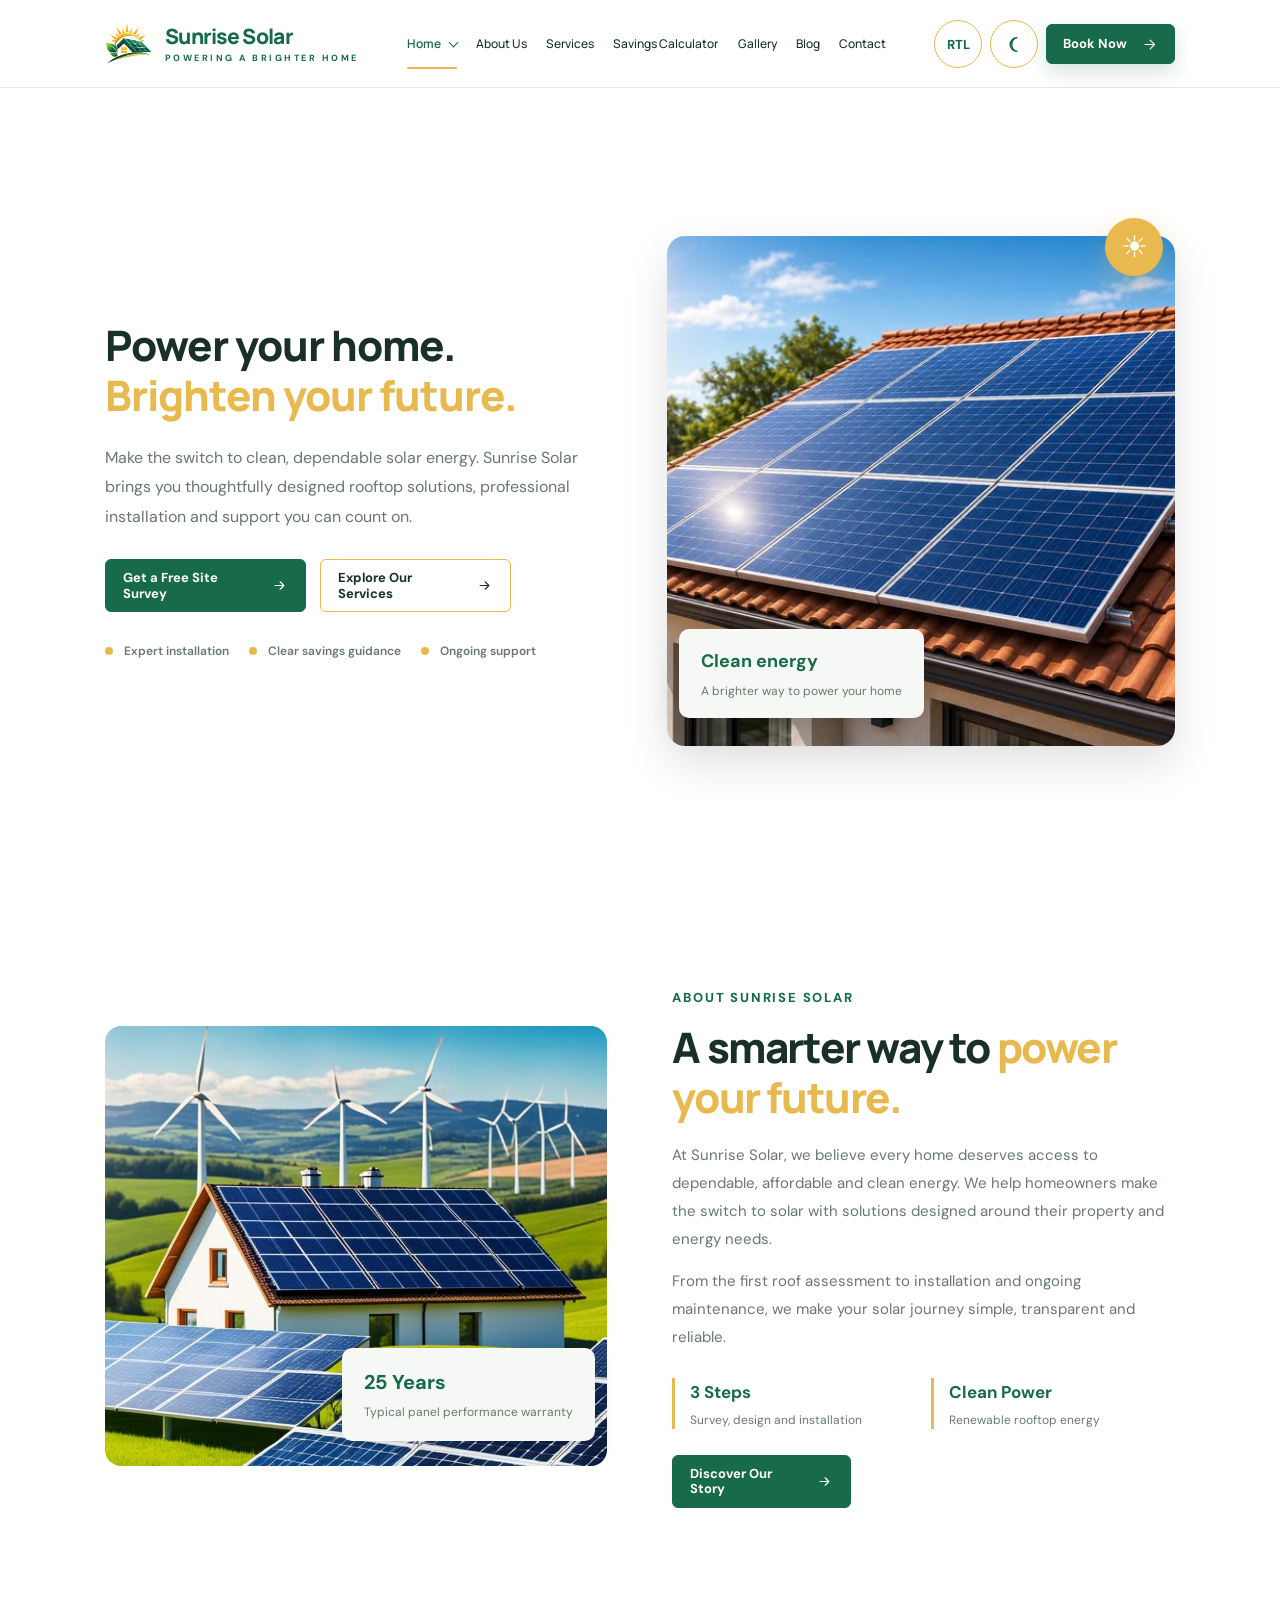
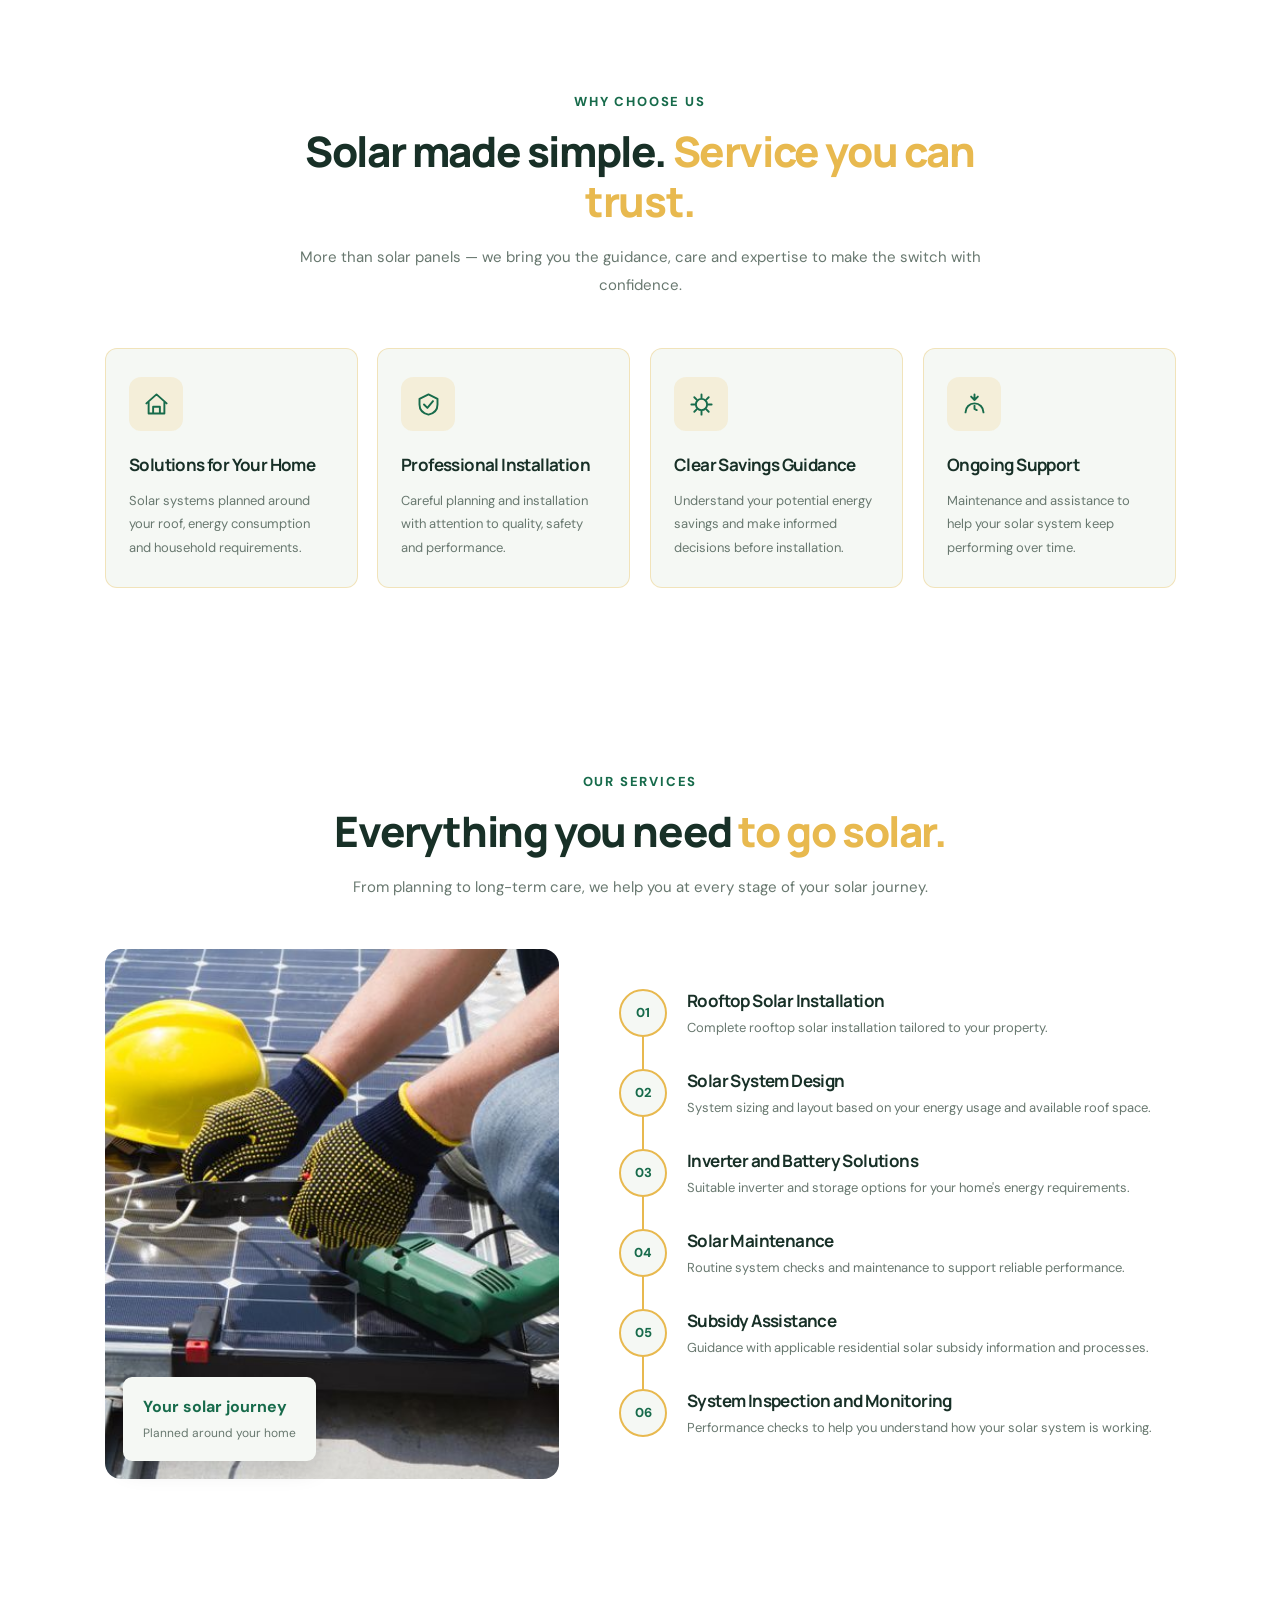
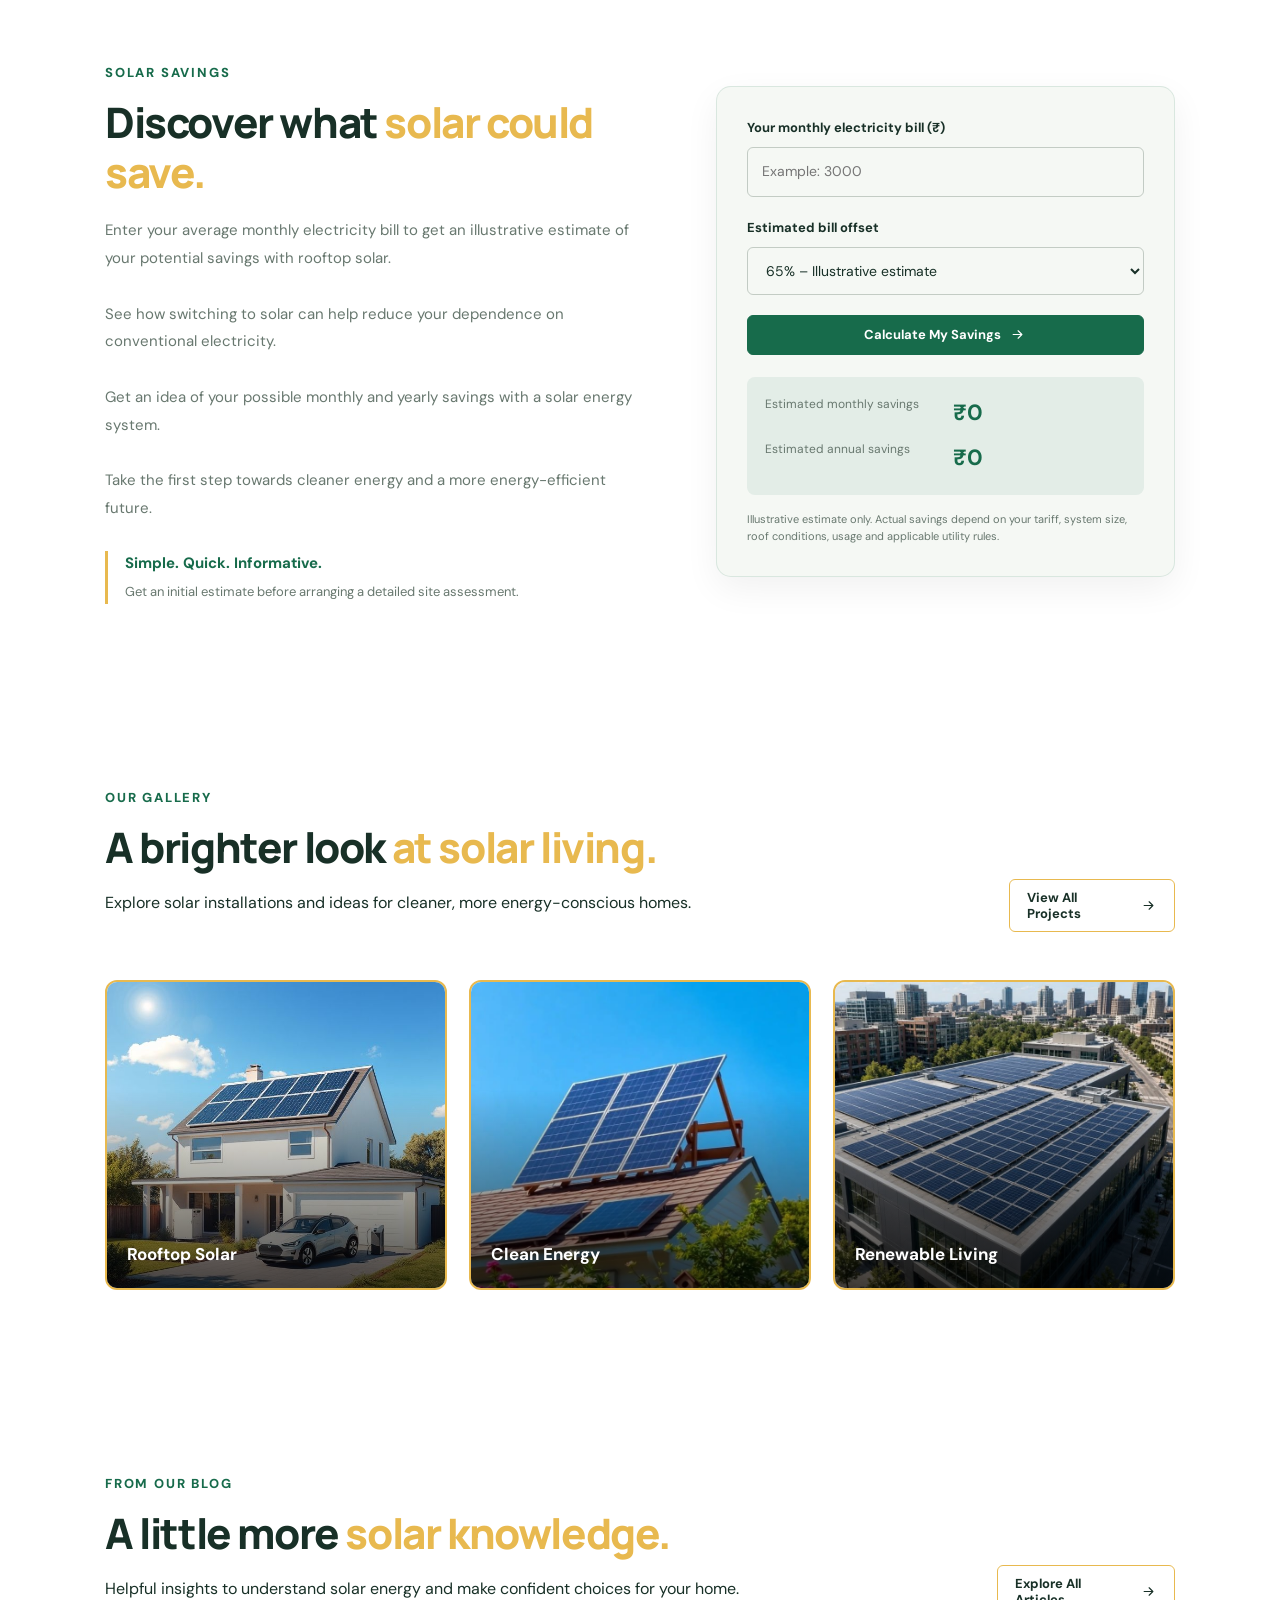
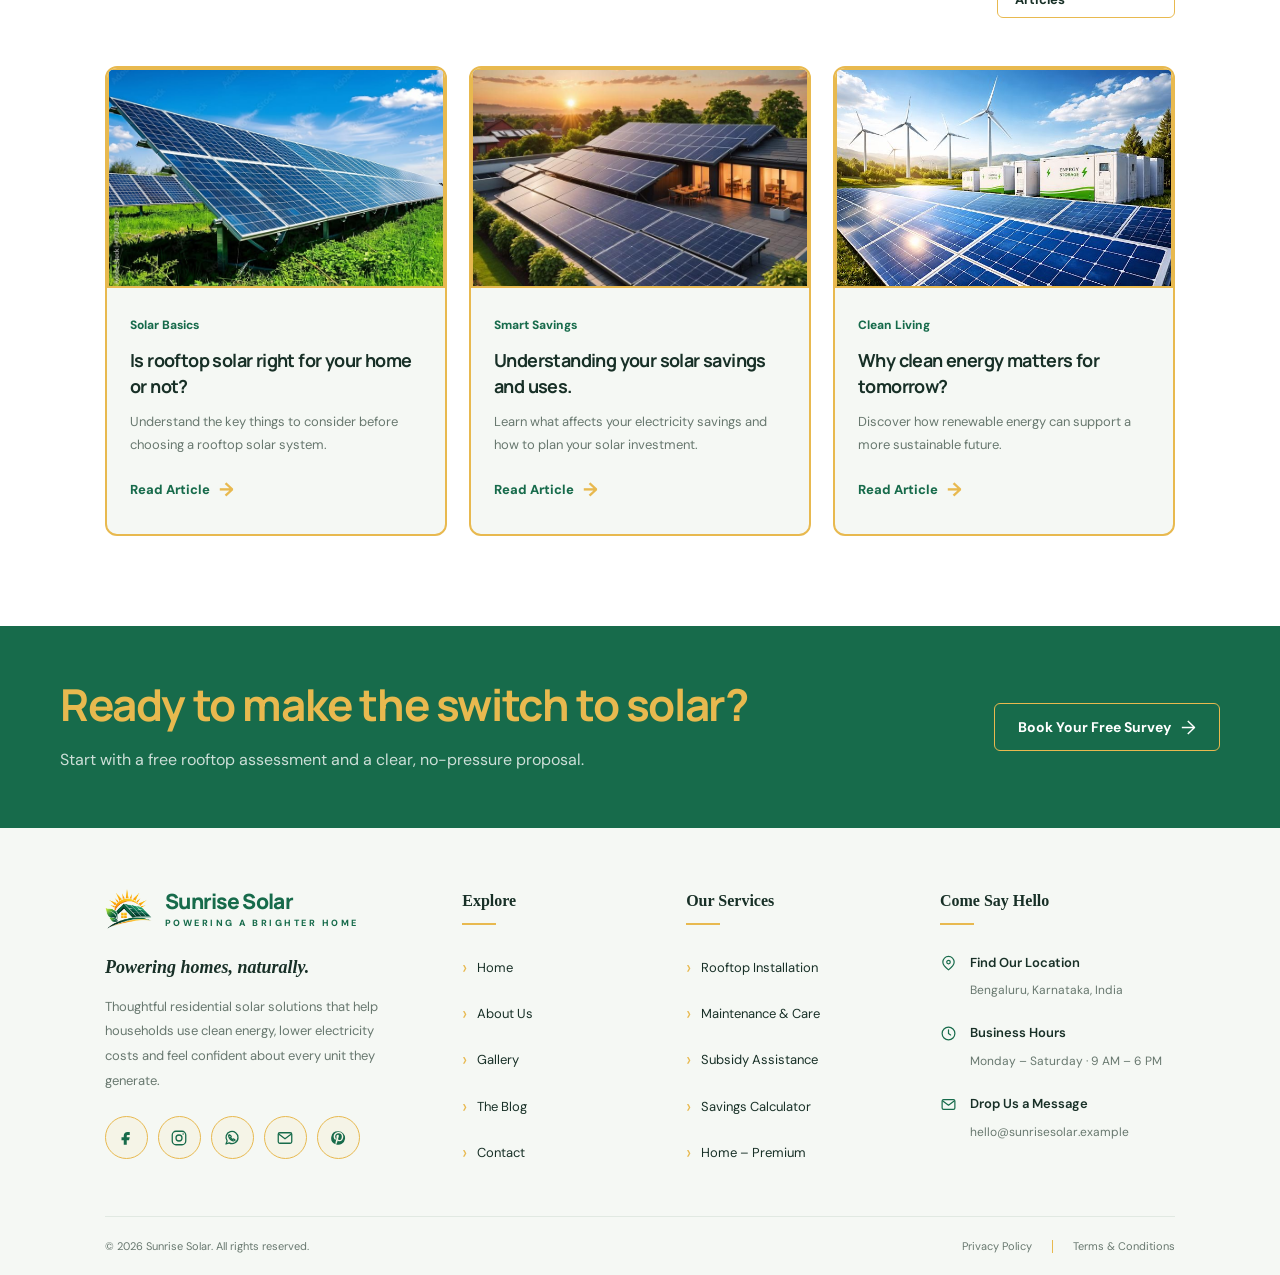
<file: index.html>
<!DOCTYPE html>
<html lang="en">
<head>
    <meta charset="UTF-8">
    <meta name="viewport" content="width=device-width, initial-scale=1.0">
    <meta name="theme-color" content="#176B4B">

    <title>Sunrise Solar</title>

    <meta http-equiv="refresh" content="0;url=pages/home1.html">

    <script>
        window.location.replace("pages/home1.html");
    </script>
</head>
<body>
    <p>Opening Sunrise Solar...</p>
    <a href="pages/home1.html">Open Sunrise Solar</a>
</body>
</html>
</file>
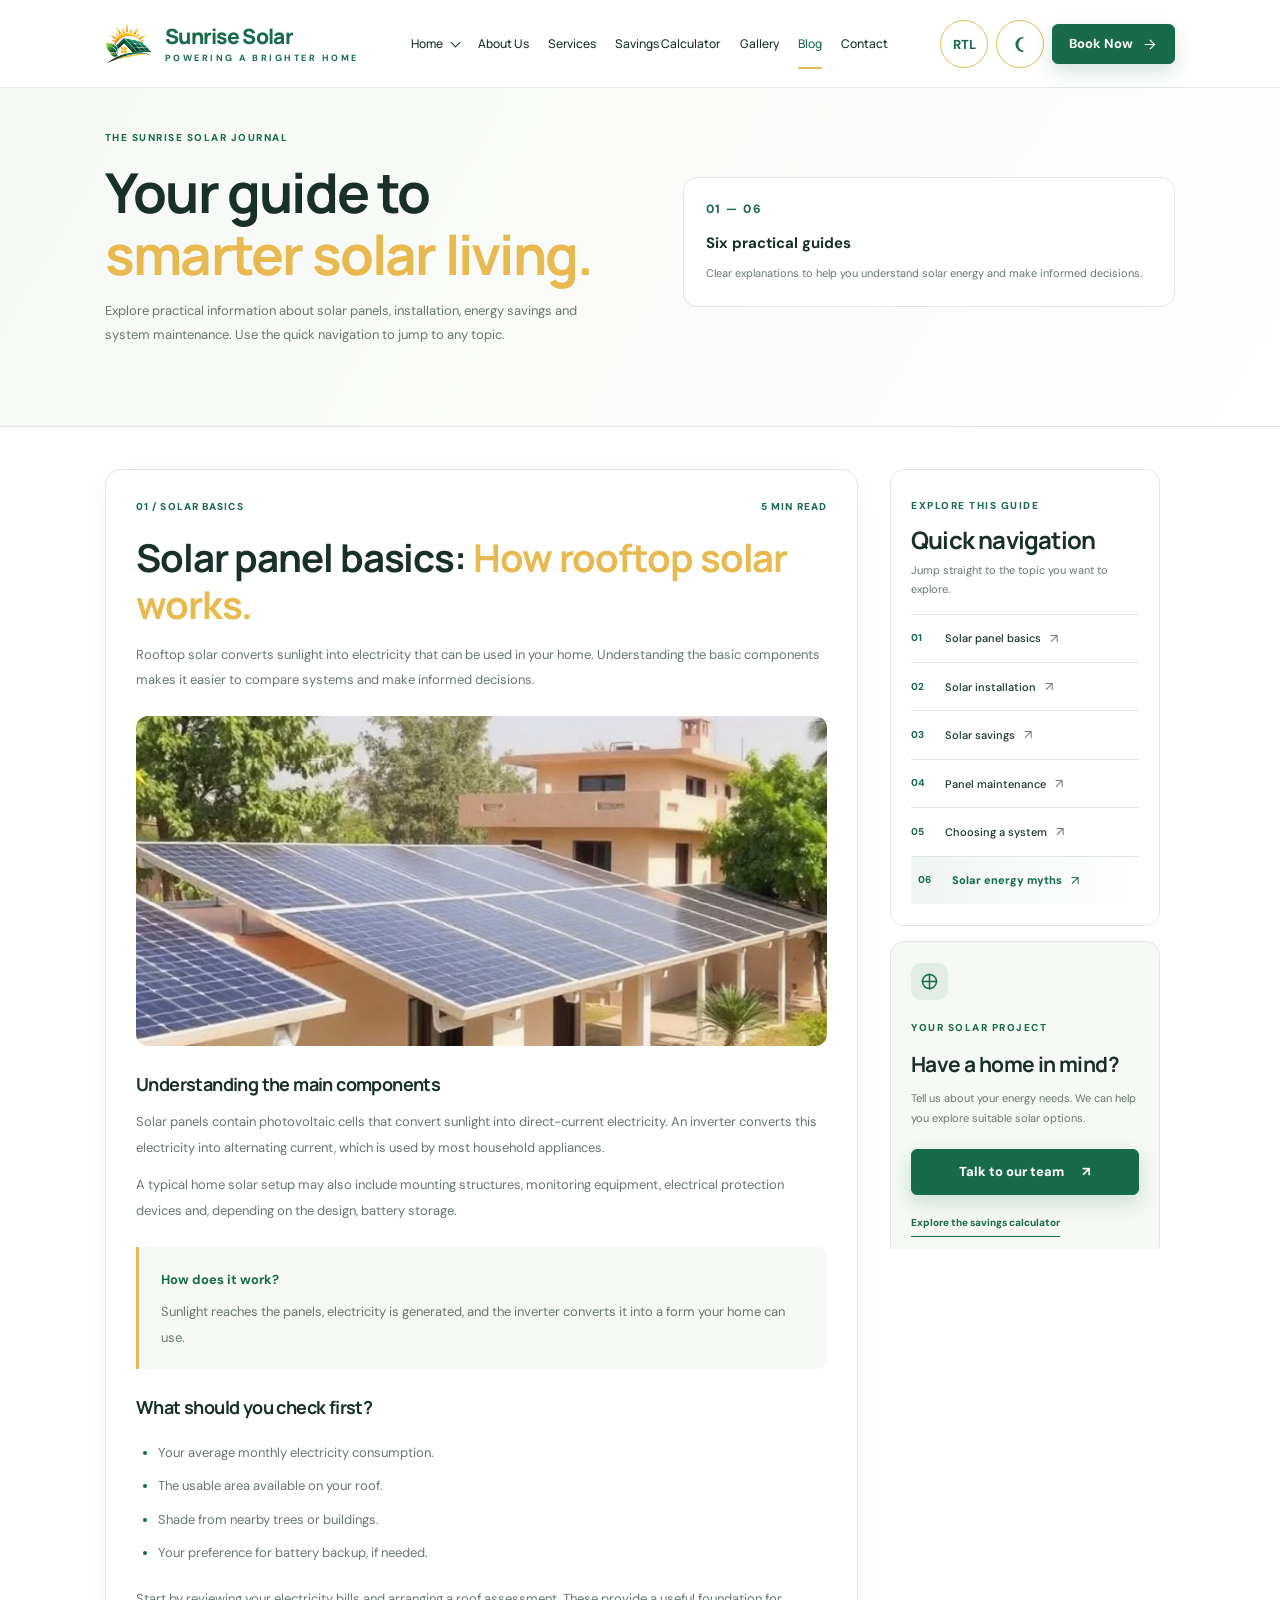
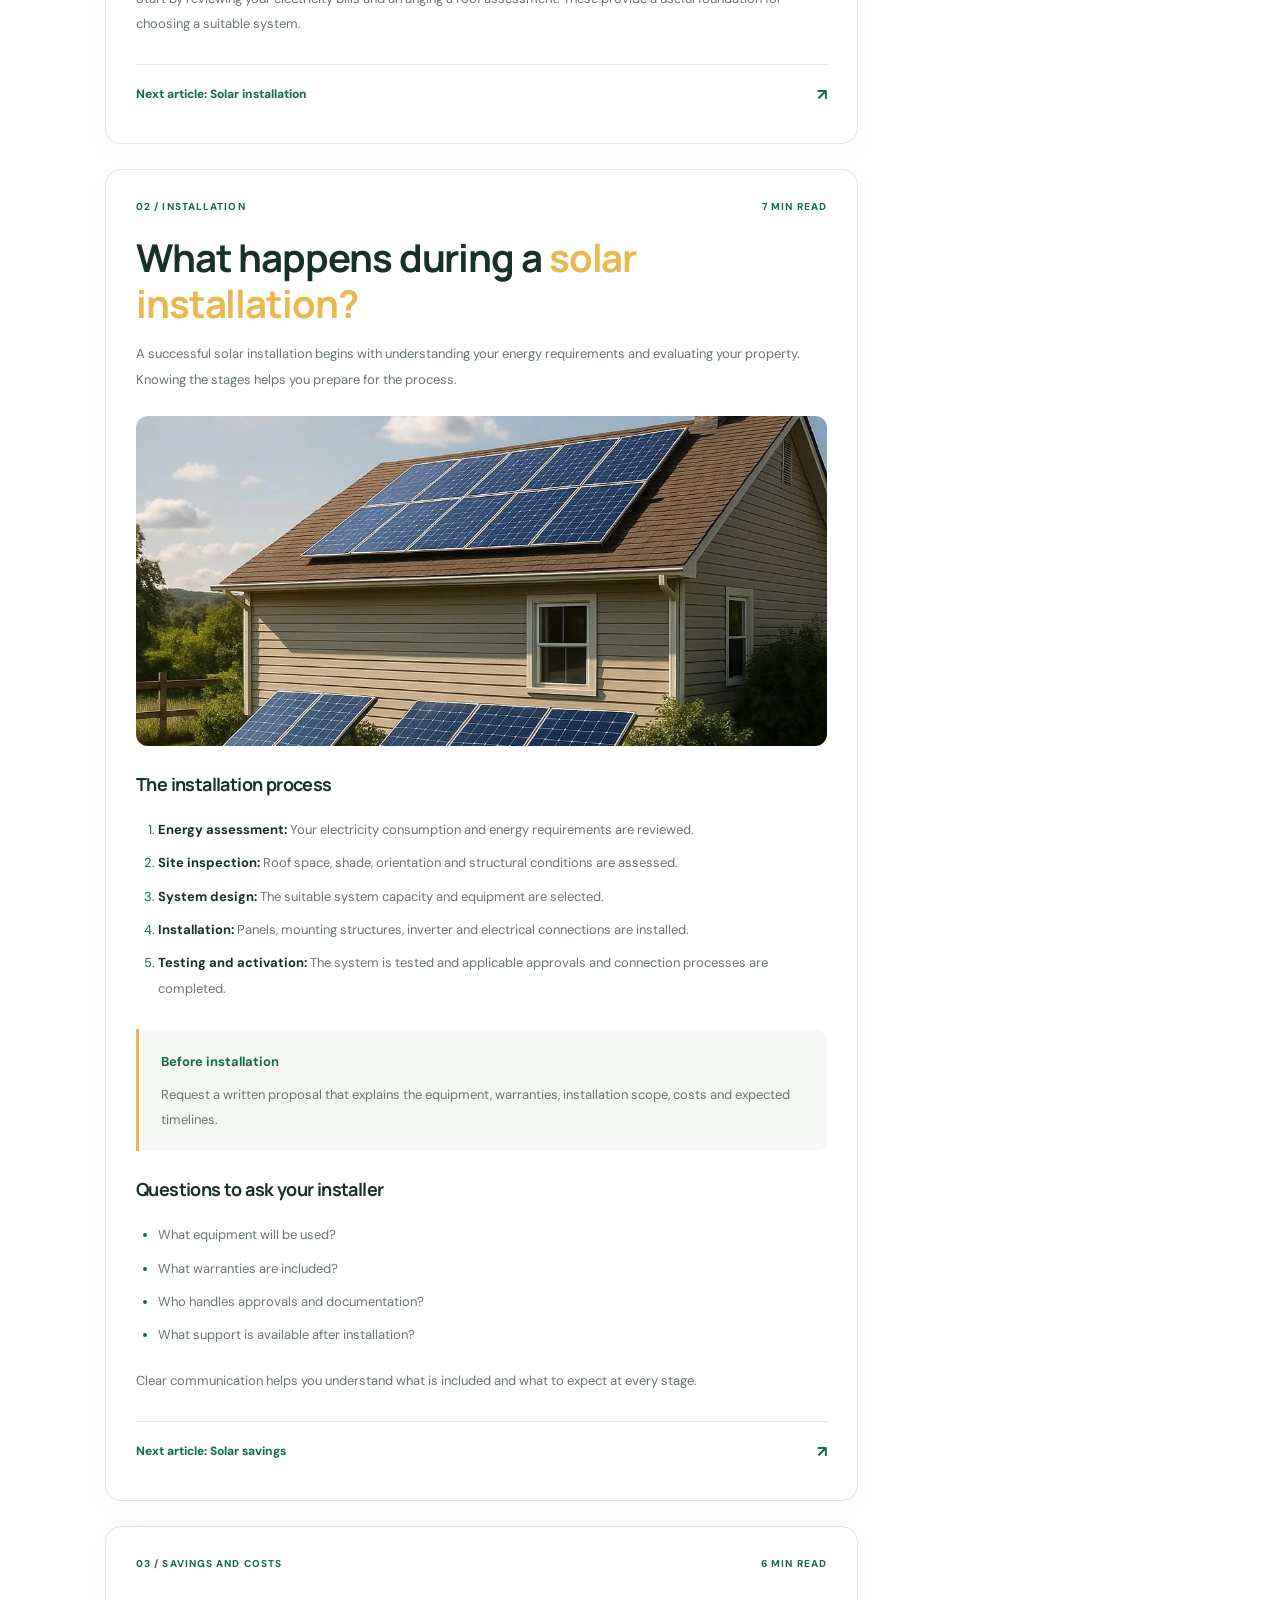
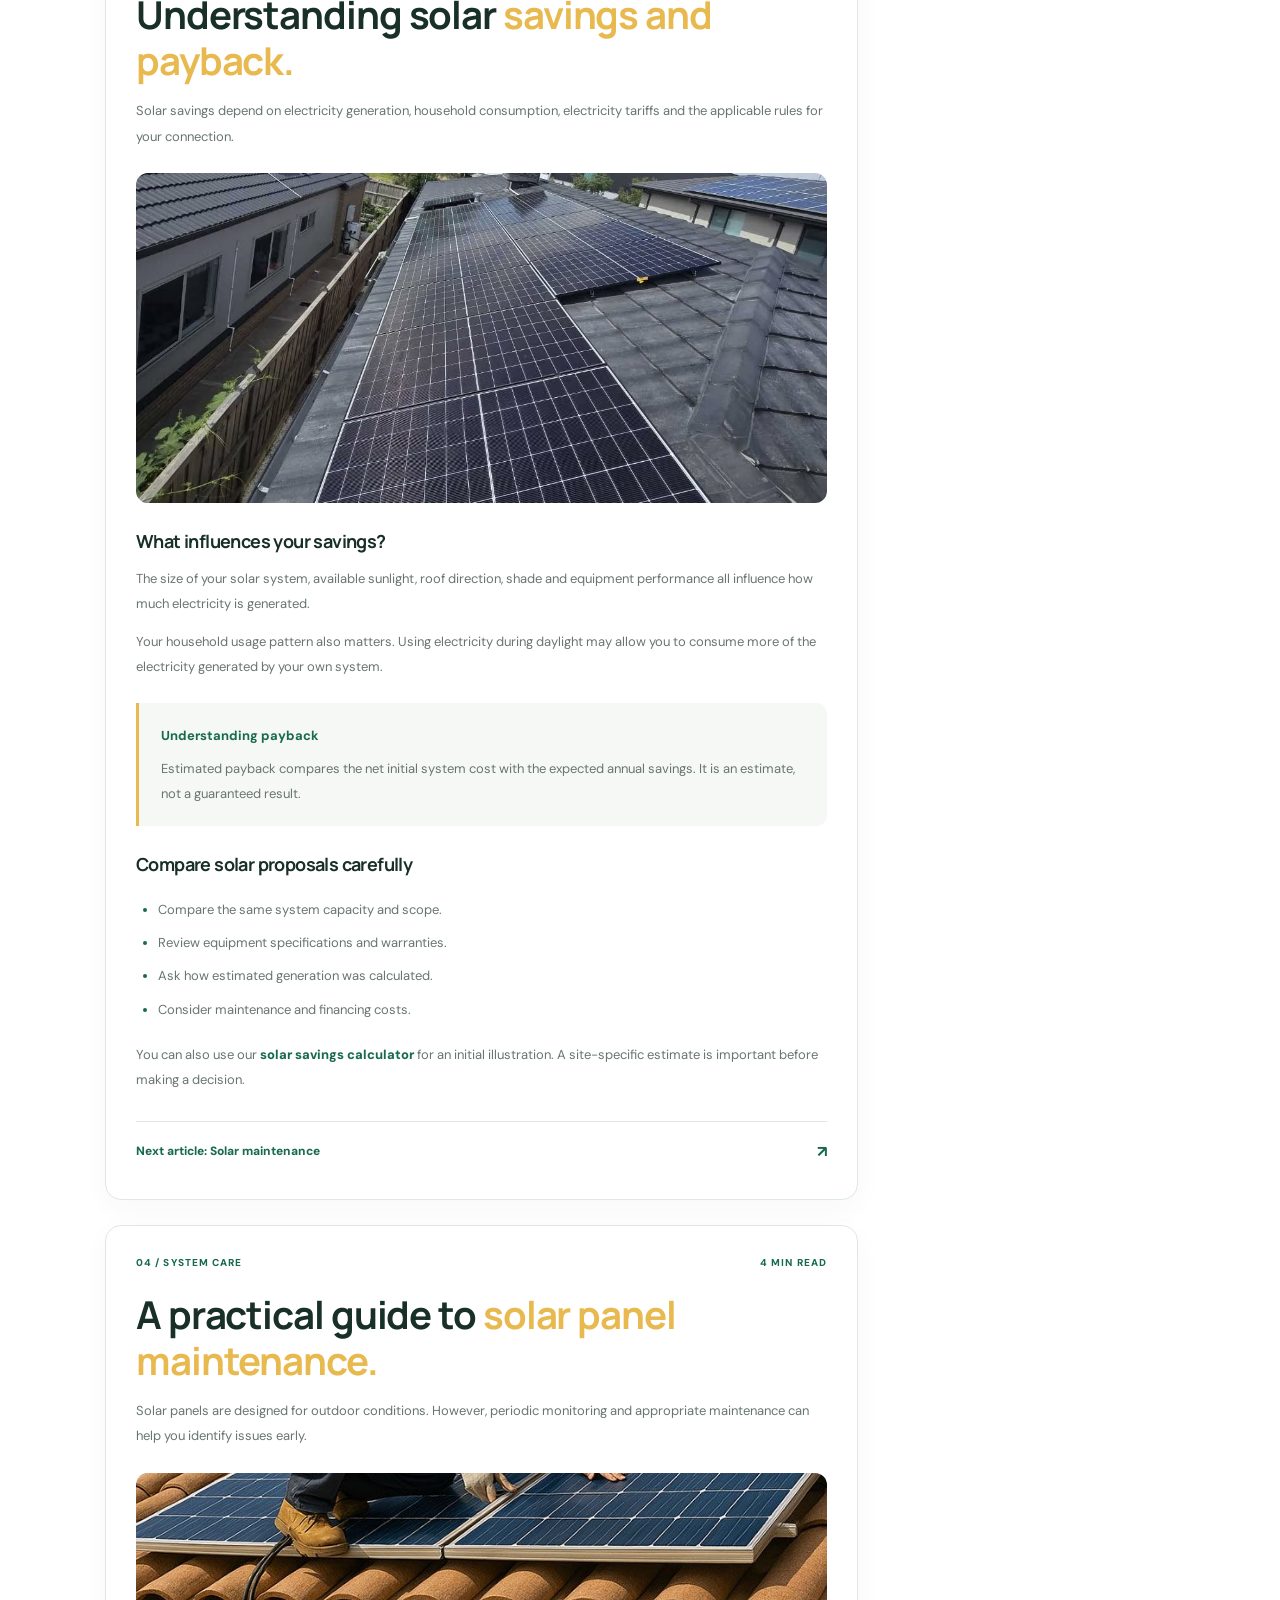
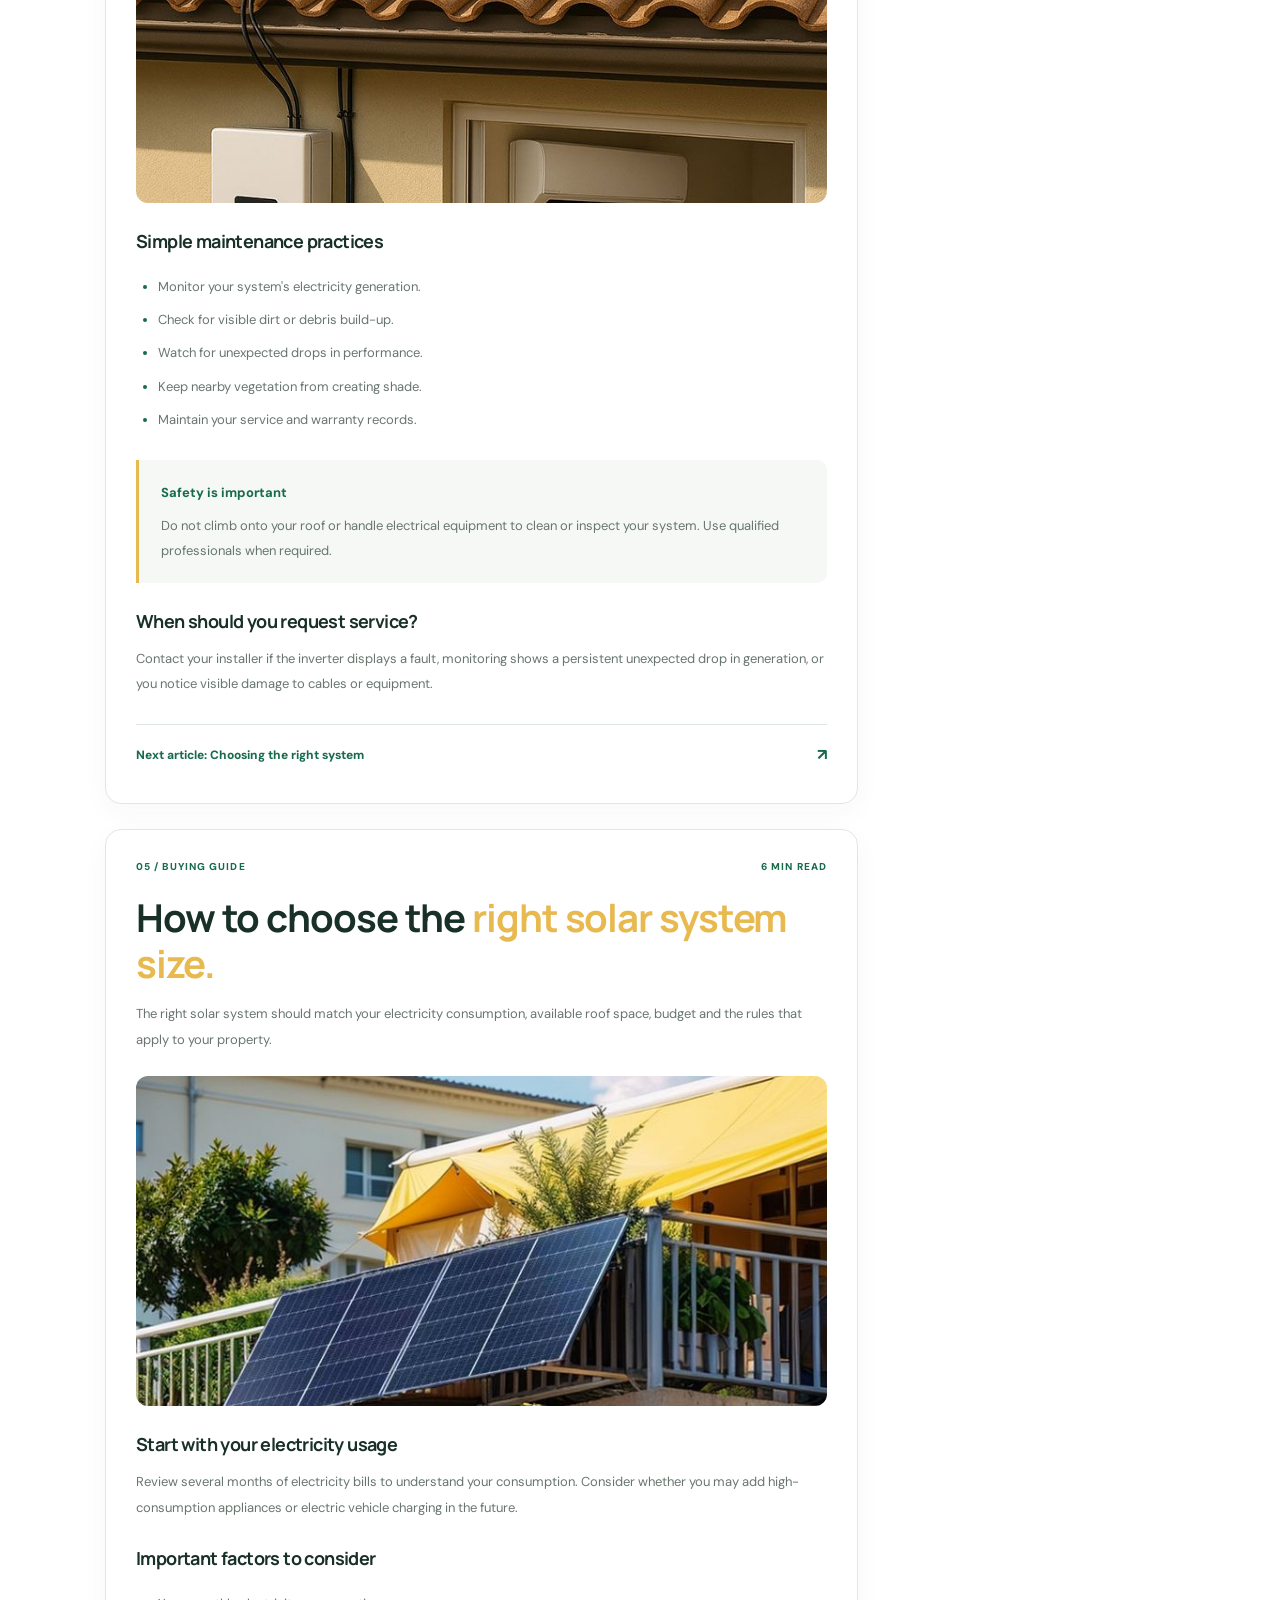
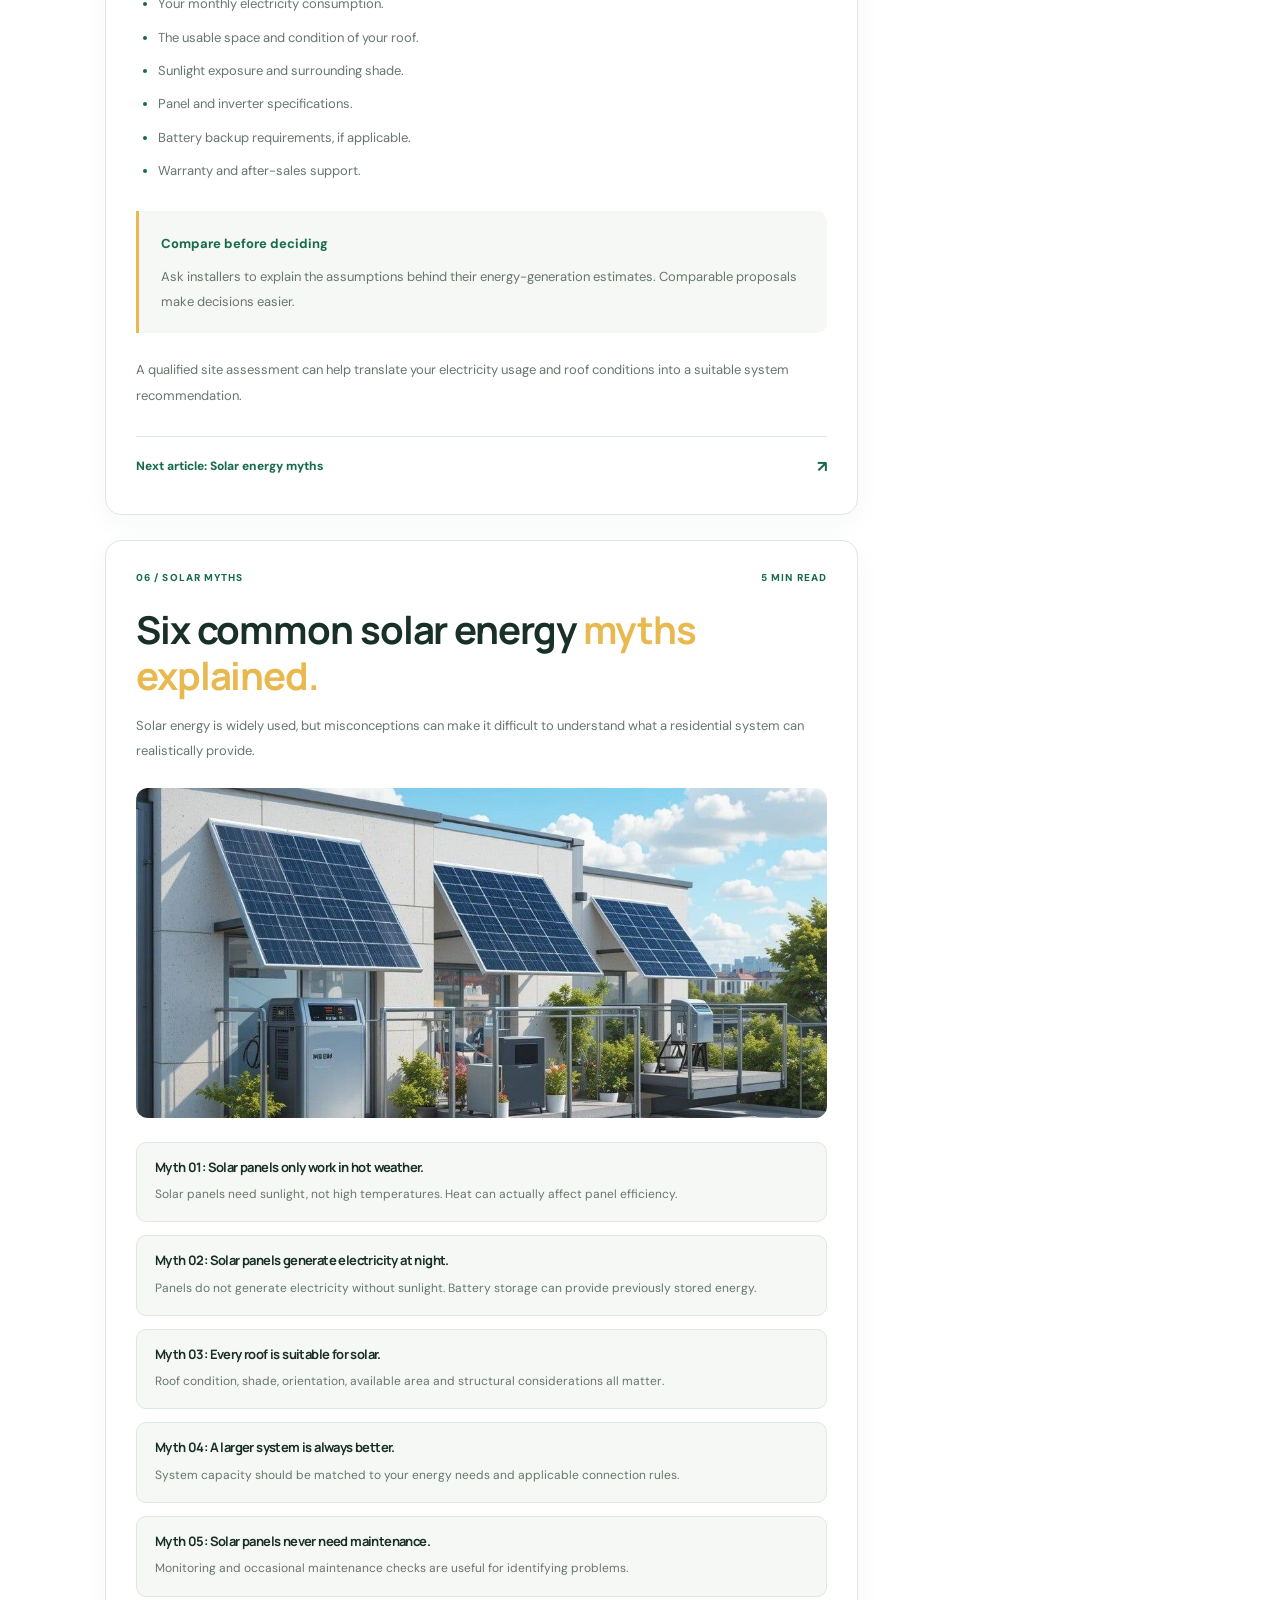
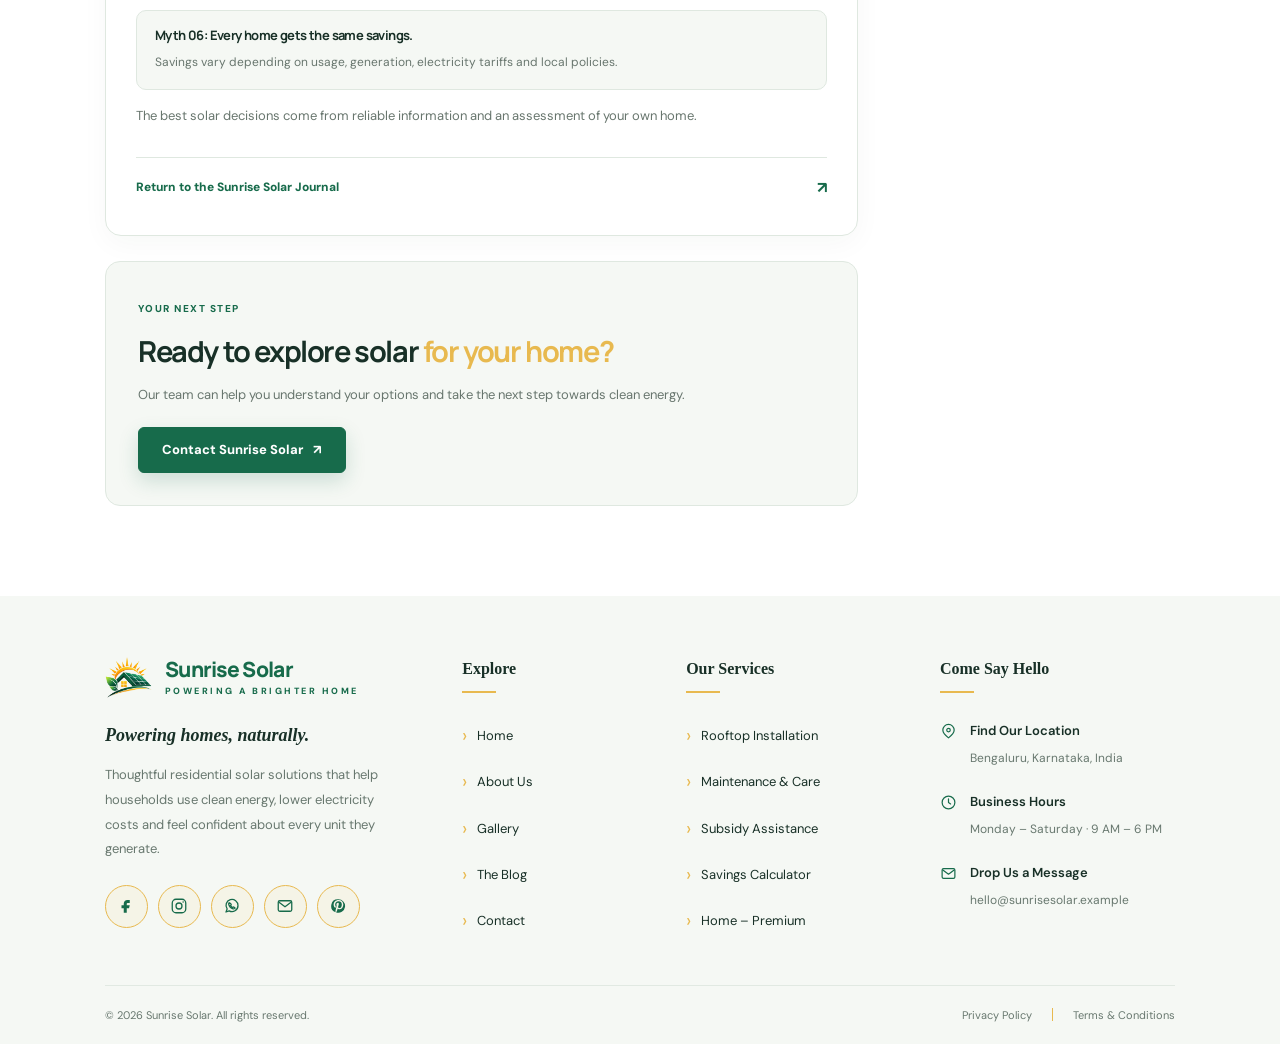
<file: pages/blog-detail.html>
<!doctype html>
<html lang="en">

<head>
    <meta charset="utf-8">
    <meta name="viewport" content="width=device-width, initial-scale=1">
    <meta name="theme-color" content="#176B4B">

    <title>About Us | Sunrise Solar</title>

    <meta name="description"
        content="Discover Sunrise Solar, our people, our values and our commitment to making clean energy accessible for every home.">

    <link rel="stylesheet" href="../assets/css/style.css">
    <link rel="stylesheet" href="../assets/css/blog-detail.css">
    <script src="../assets/js/blog-detail.js" defer></script>
    <link rel="icon" type="image/png" sizes="64x64" href="../assets/images/logo.jpg">
</head>

<body dir="ltr">

    <!-- HEADER  -->

    <header class="site-header">

        <div class="container nav-wrap">

            <!-- Logo -->
            <a class="brand" href="home1.html">

                <img src="../assets/images/logo.jpg"
                    alt="Sunrise Solar logo">

                <span>
                    Sunrise Solar
                    <small>POWERING A BRIGHTER HOME</small>
                </span>

            </a>

            <!-- Navigation -->
            <nav class="nav-links" aria-label="Main navigation">

                <!-- Home Dropdown -->
                <div class="nav-home">

                    <a class="nav-home-label" href="home1.html">
                        Home
                        <span class="chevron" aria-hidden="true"></span>
                    </a>

                    <div class="home-dropdown">

                        <a class="selected" href="home1.html">
                            Home – Classic
                        </a>

                        <a href="home2.html">
                            Home – Premium
                        </a>

                    </div>

                </div>

                <a class="nav-link" href="about.html">About Us</a>

                <a class="nav-link" href="services.html">Services</a>

                <a class="nav-link" href="calculator.html">
                    Savings Calculator
                </a>

                <a class="nav-link" href="gallery.html">Gallery</a>

                <a class="nav-link" href="blog.html">Blog</a>

                <a class="nav-link" href="contact.html">Contact</a>

            </nav>

            <!-- Header Actions -->
            <div class="header-actions">

                <button class="icon-btn"
                    id="rtlToggle"
                    type="button"
                    aria-label="Toggle right to left">
                    RTL
                </button>

                <button class="icon-btn"
        id="themeToggle"
        type="button"
        aria-label="Toggle dark theme"
        title="Toggle dark theme">

    <svg class="moon-icon"
         xmlns="http://www.w3.org/2000/svg"
         width="19"
         height="19"
         viewBox="0 0 24 24"
         fill="none"
         stroke="currentColor"
         stroke-width="1.8"
         stroke-linecap="round"
         stroke-linejoin="round">

        <path d="M15 3.5
                 A8.5 8.5 0 1 0 15 20.5
                 A6.5 8.5 0 0 1 15 3.5Z"/>

    </svg>

</button>

                <a class="btn btn-primary" href="contact.html#contact-form">
    Book Now
    <svg class="btn-arrow"
         xmlns="http://www.w3.org/2000/svg"
         width="16"
         height="16"
         viewBox="0 0 24 24"
         fill="none"
         stroke="currentColor"
         stroke-width="2"
         stroke-linecap="round"
         stroke-linejoin="round"
         aria-hidden="true">
        <path d="M5 12h14"/>
        <path d="M13 5l7 7-7 7"/>
    </svg>
</a>

            </div>

            <!-- Mobile Menu -->
            <button class="menu-btn"
                type="button"
                aria-label="Open menu"
                aria-expanded="false">
                ☰
            </button>

        </div>

    </header>
    
<main class="solar-detail-page">

    <!-- PAGE INTRO -->
    <section class="solar-detail-intro">
        <div class="container">

            

            <div class="detail-intro-grid">
                <div>
                    <span class="detail-eyebrow">THE SUNRISE SOLAR JOURNAL</span>

                    <h1>
                        Your guide to
                        <em>smarter solar living.</em>
                    </h1>

                    <p>
                        Explore practical information about solar panels,
                        installation, energy savings and system maintenance.
                        Use the quick navigation to jump to any topic.
                    </p>
                </div>

                <div class="detail-intro-card">
                    <span class="detail-intro-symbol">01 — 06</span>
                    <strong>Six practical guides</strong>
                    <p>
                        Clear explanations to help you understand
                        solar energy and make informed decisions.
                    </p>
                </div>
            </div>

        </div>
    </section>


    <!-- READING AREA -->
    <section class="solar-detail-reading">
        <div class="container solar-detail-layout">

            <!-- STICKY LEFT SIDEBAR -->
            <aside class="solar-detail-sidebar">

                <div class="detail-sidebar-box">
                    <span class="detail-eyebrow">EXPLORE THIS GUIDE</span>

                    <h2>Quick navigation</h2>

                    <p>Jump straight to the topic you want to explore.</p>

                    <nav class="detail-navigation">

                        <a href="#solar-basics" class="active">
                            <span>01</span>
                            <strong>Solar panel basics</strong>
                            <b>↗</b>
                        </a>

                        <a href="#installation">
                            <span>02</span>
                            <strong>Solar installation</strong>
                            <b>↗</b>
                        </a>

                        <a href="#savings">
                            <span>03</span>
                            <strong>Solar savings</strong>
                            <b>↗</b>
                        </a>

                        <a href="#maintenance">
                            <span>04</span>
                            <strong>Panel maintenance</strong>
                            <b>↗</b>
                        </a>

                        <a href="#system-guide">
                            <span>05</span>
                            <strong>Choosing a system</strong>
                            <b>↗</b>
                        </a>

                        <a href="#solar-myths">
                            <span>06</span>
                            <strong>Solar energy myths</strong>
                            <b>↗</b>
                        </a>

                    </nav>
                </div>


                <div class="detail-sidebar-box detail-sidebar-cta">
                    <span class="detail-cta-icon">
                        <svg viewBox="0 0 24 24" fill="none" stroke="currentColor"
                             stroke-width="1.7">
                            <path d="M12 3v18M3 12h18"/>
                            <circle cx="12" cy="12" r="8"/>
                        </svg>
                    </span>

                    <span class="detail-eyebrow">YOUR SOLAR PROJECT</span>

                    <h3>Have a home in mind?</h3>

                    <p>
                        Tell us about your energy needs.
                        We can help you explore suitable solar options.
                    </p>

                    <a href="contact.html#contact-form" class="btn btn-primary">
                        Talk to our team
                        <span>↗</span>
                    </a>

                    <a href="calculator.html" class="detail-sidebar-link">
                        Explore the savings calculator
                    </a>
                </div>


                <div class="detail-sidebar-note">
                    <strong>Sunrise Solar insight</strong>
                    <p>
                        Every home is different. Always consider
                        your roof, energy usage and local requirements
                        before selecting a system.
                    </p>
                </div>

            </aside>


            <!-- RIGHT SIDE: ARTICLES -->
            <div class="solar-detail-articles">


                <!-- ARTICLE 01 -->
                <article class="solar-detail-article" id="solar-basics">

                    <div class="detail-article-meta">
                        <span>01 / SOLAR BASICS</span>
                        <span>5 MIN READ</span>
                    </div>

                    <h2>
                        Solar panel basics:
                        <em>How rooftop solar works.</em>
                    </h2>

                    <p class="detail-article-intro">
                        Rooftop solar converts sunlight into electricity
                        that can be used in your home. Understanding the
                        basic components makes it easier to compare systems
                        and make informed decisions.
                    </p>

                    <img class="detail-article-image"
                         src="../assets/images/blog3jpg"
                         alt="Solar panels receiving sunlight">

                    <h3>Understanding the main components</h3>

                    <p>
                        Solar panels contain photovoltaic cells that
                        convert sunlight into direct-current electricity.
                        An inverter converts this electricity into
                        alternating current, which is used by most
                        household appliances.
                    </p>

                    <p>
                        A typical home solar setup may also include
                        mounting structures, monitoring equipment,
                        electrical protection devices and, depending
                        on the design, battery storage.
                    </p>

                    <div class="detail-highlight">
                        <strong>How does it work?</strong>
                        <p>
                            Sunlight reaches the panels, electricity
                            is generated, and the inverter converts
                            it into a form your home can use.
                        </p>
                    </div>

                    <h3>What should you check first?</h3>

                    <ul>
                        <li>Your average monthly electricity consumption.</li>
                        <li>The usable area available on your roof.</li>
                        <li>Shade from nearby trees or buildings.</li>
                        <li>Your preference for battery backup, if needed.</li>
                    </ul>

                    <p>
                        Start by reviewing your electricity bills and
                        arranging a roof assessment. These provide
                        a useful foundation for choosing a suitable system.
                    </p>

                    <a href="#installation" class="detail-next-article">
                        Next article: Solar installation
                        <span>↗</span>
                    </a>

                </article>


                <!-- ARTICLE 02 -->
                <article class="solar-detail-article" id="installation">

                    <div class="detail-article-meta">
                        <span>02 / INSTALLATION</span>
                        <span>7 MIN READ</span>
                    </div>

                    <h2>
                        What happens during a
                        <em>solar installation?</em>
                    </h2>

                    <p class="detail-article-intro">
                        A successful solar installation begins with
                        understanding your energy requirements and
                        evaluating your property. Knowing the stages
                        helps you prepare for the process.
                    </p>

                    <img class="detail-article-image"
                         src="../assets/images/blog2.jpg"
                         alt="Solar panels on a rooftop">

                    <h3>The installation process</h3>

                    <ol>
                        <li>
                            <strong>Energy assessment:</strong>
                            Your electricity consumption and energy
                            requirements are reviewed.
                        </li>
                        <li>
                            <strong>Site inspection:</strong>
                            Roof space, shade, orientation and
                            structural conditions are assessed.
                        </li>
                        <li>
                            <strong>System design:</strong>
                            The suitable system capacity and equipment
                            are selected.
                        </li>
                        <li>
                            <strong>Installation:</strong>
                            Panels, mounting structures, inverter
                            and electrical connections are installed.
                        </li>
                        <li>
                            <strong>Testing and activation:</strong>
                            The system is tested and applicable
                            approvals and connection processes are completed.
                        </li>
                    </ol>

                    <div class="detail-highlight">
                        <strong>Before installation</strong>
                        <p>
                            Request a written proposal that explains
                            the equipment, warranties, installation
                            scope, costs and expected timelines.
                        </p>
                    </div>

                    <h3>Questions to ask your installer</h3>

                    <ul>
                        <li>What equipment will be used?</li>
                        <li>What warranties are included?</li>
                        <li>Who handles approvals and documentation?</li>
                        <li>What support is available after installation?</li>
                    </ul>

                    <p>
                        Clear communication helps you understand
                        what is included and what to expect at every stage.
                    </p>

                    <a href="#savings" class="detail-next-article">
                        Next article: Solar savings
                        <span>↗</span>
                    </a>

                </article>


                <!-- ARTICLE 03 -->
                <article class="solar-detail-article" id="savings">

                    <div class="detail-article-meta">
                        <span>03 / SAVINGS AND COSTS</span>
                        <span>6 MIN READ</span>
                    </div>

                    <h2>
                        Understanding solar
                        <em>savings and payback.</em>
                    </h2>

                    <p class="detail-article-intro">
                        Solar savings depend on electricity generation,
                        household consumption, electricity tariffs
                        and the applicable rules for your connection.
                    </p>

                    <img class="detail-article-image"
                         src="../assets/images/blog3.jpg"
                         alt="Home energy and electricity">

                    <h3>What influences your savings?</h3>

                    <p>
                        The size of your solar system, available sunlight,
                        roof direction, shade and equipment performance
                        all influence how much electricity is generated.
                    </p>

                    <p>
                        Your household usage pattern also matters.
                        Using electricity during daylight may allow
                        you to consume more of the electricity generated
                        by your own system.
                    </p>

                    <div class="detail-highlight">
                        <strong>Understanding payback</strong>
                        <p>
                            Estimated payback compares the net initial
                            system cost with the expected annual savings.
                            It is an estimate, not a guaranteed result.
                        </p>
                    </div>

                    <h3>Compare solar proposals carefully</h3>

                    <ul>
                        <li>Compare the same system capacity and scope.</li>
                        <li>Review equipment specifications and warranties.</li>
                        <li>Ask how estimated generation was calculated.</li>
                        <li>Consider maintenance and financing costs.</li>
                    </ul>

                    <p>
                        You can also use our
                        <a href="calculator.html#contact-form">solar savings calculator</a>
                        for an initial illustration. A site-specific
                        estimate is important before making a decision.
                    </p>

                    <a href="#maintenance" class="detail-next-article">
                        Next article: Solar maintenance
                        <span>↗</span>
                    </a>

                </article>


                <!-- ARTICLE 04 -->
                <article class="solar-detail-article" id="maintenance">

                    <div class="detail-article-meta">
                        <span>04 / SYSTEM CARE</span>
                        <span>4 MIN READ</span>
                    </div>

                    <h2>
                        A practical guide to
                        <em>solar panel maintenance.</em>
                    </h2>

                    <p class="detail-article-intro">
                        Solar panels are designed for outdoor conditions.
                        However, periodic monitoring and appropriate
                        maintenance can help you identify issues early.
                    </p>

                    <img class="detail-article-image"
                         src="../assets/images/blog4.jpg"
                         alt="Solar panels on a residential roof">

                    <h3>Simple maintenance practices</h3>

                    <ul>
                        <li>Monitor your system's electricity generation.</li>
                        <li>Check for visible dirt or debris build-up.</li>
                        <li>Watch for unexpected drops in performance.</li>
                        <li>Keep nearby vegetation from creating shade.</li>
                        <li>Maintain your service and warranty records.</li>
                    </ul>

                    <div class="detail-highlight">
                        <strong>Safety is important</strong>
                        <p>
                            Do not climb onto your roof or handle electrical
                            equipment to clean or inspect your system.
                            Use qualified professionals when required.
                        </p>
                    </div>

                    <h3>When should you request service?</h3>

                    <p>
                        Contact your installer if the inverter displays
                        a fault, monitoring shows a persistent unexpected
                        drop in generation, or you notice visible damage
                        to cables or equipment.
                    </p>

                    <a href="#system-guide" class="detail-next-article">
                        Next article: Choosing the right system
                        <span>↗</span>
                    </a>

                </article>


                <!-- ARTICLE 05 -->
                <article class="solar-detail-article" id="system-guide">

                    <div class="detail-article-meta">
                        <span>05 / BUYING GUIDE</span>
                        <span>6 MIN READ</span>
                    </div>

                    <h2>
                        How to choose the
                        <em>right solar system size.</em>
                    </h2>

                    <p class="detail-article-intro">
                        The right solar system should match your
                        electricity consumption, available roof space,
                        budget and the rules that apply to your property.
                    </p>

                    <img class="detail-article-image"
                         src="../assets/images/blog5.jpg"
                         alt="Solar panels arranged on a roof">

                    <h3>Start with your electricity usage</h3>

                    <p>
                        Review several months of electricity bills
                        to understand your consumption. Consider
                        whether you may add high-consumption appliances
                        or electric vehicle charging in the future.
                    </p>

                    <h3>Important factors to consider</h3>

                    <ul>
                        <li>Your monthly electricity consumption.</li>
                        <li>The usable space and condition of your roof.</li>
                        <li>Sunlight exposure and surrounding shade.</li>
                        <li>Panel and inverter specifications.</li>
                        <li>Battery backup requirements, if applicable.</li>
                        <li>Warranty and after-sales support.</li>
                    </ul>

                    <div class="detail-highlight">
                        <strong>Compare before deciding</strong>
                        <p>
                            Ask installers to explain the assumptions
                            behind their energy-generation estimates.
                            Comparable proposals make decisions easier.
                        </p>
                    </div>

                    <p>
                        A qualified site assessment can help translate
                        your electricity usage and roof conditions
                        into a suitable system recommendation.
                    </p>

                    <a href="#solar-myths" class="detail-next-article">
                        Next article: Solar energy myths
                        <span>↗</span>
                    </a>

                </article>


                <!-- ARTICLE 06 -->
                <article class="solar-detail-article" id="solar-myths">

                    <div class="detail-article-meta">
                        <span>06 / SOLAR MYTHS</span>
                        <span>5 MIN READ</span>
                    </div>

                    <h2>
                        Six common solar energy
                        <em>myths explained.</em>
                    </h2>

                    <p class="detail-article-intro">
                        Solar energy is widely used, but misconceptions
                        can make it difficult to understand what a
                        residential system can realistically provide.
                    </p>

                    <img class="detail-article-image"
                         src="../assets/images/blog6.jpg"
                         alt="Electricity infrastructure at sunset">

                    <div class="detail-myth-item">
                        <h3>Myth 01: Solar panels only work in hot weather.</h3>
                        <p>
                            Solar panels need sunlight, not high temperatures.
                            Heat can actually affect panel efficiency.
                        </p>
                    </div>

                    <div class="detail-myth-item">
                        <h3>Myth 02: Solar panels generate electricity at night.</h3>
                        <p>
                            Panels do not generate electricity without sunlight.
                            Battery storage can provide previously stored energy.
                        </p>
                    </div>

                    <div class="detail-myth-item">
                        <h3>Myth 03: Every roof is suitable for solar.</h3>
                        <p>
                            Roof condition, shade, orientation, available area
                            and structural considerations all matter.
                        </p>
                    </div>

                    <div class="detail-myth-item">
                        <h3>Myth 04: A larger system is always better.</h3>
                        <p>
                            System capacity should be matched to your
                            energy needs and applicable connection rules.
                        </p>
                    </div>

                    <div class="detail-myth-item">
                        <h3>Myth 05: Solar panels never need maintenance.</h3>
                        <p>
                            Monitoring and occasional maintenance checks
                            are useful for identifying problems.
                        </p>
                    </div>

                    <div class="detail-myth-item">
                        <h3>Myth 06: Every home gets the same savings.</h3>
                        <p>
                            Savings vary depending on usage, generation,
                            electricity tariffs and local policies.
                        </p>
                    </div>

                    <p>
                        The best solar decisions come from reliable
                        information and an assessment of your own home.
                    </p>

                    <a href="blog.html" class="detail-next-article">
                        Return to the Sunrise Solar Journal
                        <span>↗</span>
                    </a>

                </article>


                <!-- FINAL CTA -->
                <div class="detail-final-cta">
                    <span class="detail-eyebrow">YOUR NEXT STEP</span>

                    <h2>
                        Ready to explore solar
                        <em>for your home?</em>
                    </h2>

                    <p>
                        Our team can help you understand your options
                        and take the next step towards clean energy.
                    </p>

                    <a href="contact.html#contact-form" class="btn btn-primary">
                        Contact Sunrise Solar
                        <span>↗</span>
                    </a>
                </div>

            </div>

        </div>
    </section>

</main>
    <!-- FOOTER   -->

    <footer class="footer">
    <div class="container">

        <div class="footer-grid">

            <!-- Footer Brand -->
            <div class="footer-brand">

                <a class="brand" href="home1.html">
                    <img src="../assets/images/logo.jpg" alt="Sunrise Solar logo">

                    <span>
                        Sunrise Solar
                        <small>POWERING A BRIGHTER HOME</small>
                    </span>
                </a>

                <h3>Powering homes, naturally.</h3>

                <p>
                    Thoughtful residential solar solutions that
                    help households use clean energy, lower
                    electricity costs and feel confident about
                    every unit they generate.
                </p>

                <!-- SOCIAL LINKS -->
                <div class="social-links" aria-label="Social links">

                    <!-- Facebook -->
                    <a href="#" aria-label="Facebook">
                        <svg viewBox="0 0 24 24" aria-hidden="true">
                            <path d="M14 8h3V4h-3c-3 0-5 2-5 5v2H6v4h3v6h4v-6h3l1-4h-4V9c0-.7.3-1 1-1z"/>
                        </svg>
                    </a>

                    <!-- Instagram -->
                    <a href="#" aria-label="Instagram">
                        <svg viewBox="0 0 24 24" aria-hidden="true">
                            <rect x="3" y="3" width="18" height="18" rx="5"/>
                            <circle cx="12" cy="12" r="4"/>
                            <circle class="icon-fill" cx="17.5" cy="6.8" r="1"/>
                        </svg>
                    </a>

                    <!-- WhatsApp -->
                    <a href="https://wa.me/919876543210"
                       aria-label="WhatsApp"
                       target="_blank"
                       rel="noopener">
                        <svg viewBox="0 0 24 24" aria-hidden="true">
                            <path d="M20 11.5a8 8 0 0 1-11.8 7L4 20l1.5-4.1A8 8 0 1 1 20 11.5Z"/>
                            <path d="M9 8.5c.3-.5.6-.5.9-.1l1 1.5c.2.3.1.6-.2.9l-.5.5c.6 1.2 1.5 2.1 2.7 2.7l.5-.5c.3-.3.6-.4.9-.2l1.5 1c.4.3.4.6-.1.9-.6.6-1.4.8-2.2.6-2.7-.7-5.2-3.2-5.9-5.9-.2-.8 0-1.6.6-2.2Z"/>
                        </svg>
                    </a>

                    <!-- Message / Email -->
                    <a href="mailto:hello@sunrisesolar.example"
                       aria-label="Send us a message">
                        <svg viewBox="0 0 24 24" aria-hidden="true">
                            <rect x="3" y="5" width="18" height="14" rx="2"/>
                            <path d="m4 7 8 6 8-6"/>
                        </svg>
                    </a>

                    <!-- Pinterest -->
                    <a href="#" aria-label="Pinterest">
                        <svg viewBox="0 0 24 24" aria-hidden="true">
                            <path d="M12 3a9 9 0 0 0-3.3 17.4c-.1-1.2 0-2.5.3-3.7l1.2-5s-.3-.6-.3-1.5c0-1.4.8-2.5 1.9-2.5.9 0 1.3.7 1.3 1.5 0 .9-.6 2.3-.9 3.6-.3 1.1.5 2 1.6 2 1.9 0 3.3-2 3.3-4.9 0-2.5-1.8-4.2-4.3-4.2-2.9 0-4.6 2.2-4.6 4.4 0 .9.3 1.9.8 2.4.1.2.2.3.1.5l-.3 1c-.1.3-.2.4-.5.2-1.3-.6-2.1-2.4-2.1-3.9 0-3.2 2.3-6.2 6.7-6.2 3.5 0 6.2 2.5 6.2 5.8 0 3.5-2.2 6.4-5.2 6.4-1 0-2-.5-2.3-1.1l-.7 2.6c-.3 1-.9 2-1.4 2.7A9 9 0 1 0 12 3Z"/>
                        </svg>
                    </a>

                </div>
            </div>


            <!-- Explore -->
            <div class="footer-column">

                <h4>Explore</h4>

                <div class="footer-links">
                    <a href="home1.html">Home</a>
                    <a href="about.html">About Us</a>
                    <a href="gallery.html">Gallery</a>
                    <a href="blog.html">The Blog</a>
                    <a href="contact.html">Contact</a>
                </div>

            </div>


            <!-- Our Services -->
            <div class="footer-column">

                <h4>Our Services</h4>

                <div class="footer-links">
                    <a href="services.html">Rooftop Installation</a>
                    <a href="services.html">Maintenance &amp; Care</a>
                    <a href="services.html">Subsidy Assistance</a>
                    <a href="calculator.html">Savings Calculator</a>
                    <a href="home2.html">Home – Premium</a>
                </div>

            </div>


            <!-- Contact -->
            <div class="footer-column">

                <h4>Come Say Hello</h4>

                <div class="footer-contact">

                    <!-- Location -->
                    <div class="footer-contact-item">
                        <svg viewBox="0 0 24 24" aria-hidden="true">
                            <path d="M20 10c0 5-8 11-8 11S4 15 4 10a8 8 0 1 1 16 0Z"/>
                            <circle cx="12" cy="10" r="2.5"/>
                        </svg>

                        <div>
                            <a href="https://www.google.com/maps/search/?api=1&query=Bengaluru+Karnataka+India"
                               target="_blank"
                               rel="noopener">
                                Find Our Location
                            </a>
                            <span>Bengaluru, Karnataka, India</span>
                        </div>
                    </div>

                    <!-- Business Hours -->
                    <div class="footer-contact-item">
                        <svg viewBox="0 0 24 24" aria-hidden="true">
                            <circle cx="12" cy="12" r="9"/>
                            <path d="M12 7v5l3 2"/>
                        </svg>

                        <div>
                            <strong>Business Hours</strong>
                            <span>Monday – Saturday · 9 AM – 6 PM</span>
                        </div>
                    </div>

                    <!-- Email -->
                    <div class="footer-contact-item">
                        <svg viewBox="0 0 24 24" aria-hidden="true">
                            <rect x="3" y="5" width="18" height="14" rx="2"/>
                            <path d="m4 7 8 6 8-6"/>
                        </svg>

                        <div>
                            <a href="mailto:hello@sunrisesolar.example">
                                Drop Us a Message
                            </a>
                            <span>hello@sunrisesolar.example</span>
                        </div>
                    </div>

                </div>

            </div>

        </div>


        <!-- FOOTER BOTTOM -->
        <div class="footer-bottom">

            <span>
                © 2026 Sunrise Solar. All rights reserved.
            </span>

            <span>
                <a href="#">Privacy Policy</a>
                <i></i>
                <a href="#">Terms &amp; Conditions</a>
            </span>

        </div>

    </div>
</footer>

    <script src="../assets/js/main.js" defer></script>
</body>
</html>
</file>
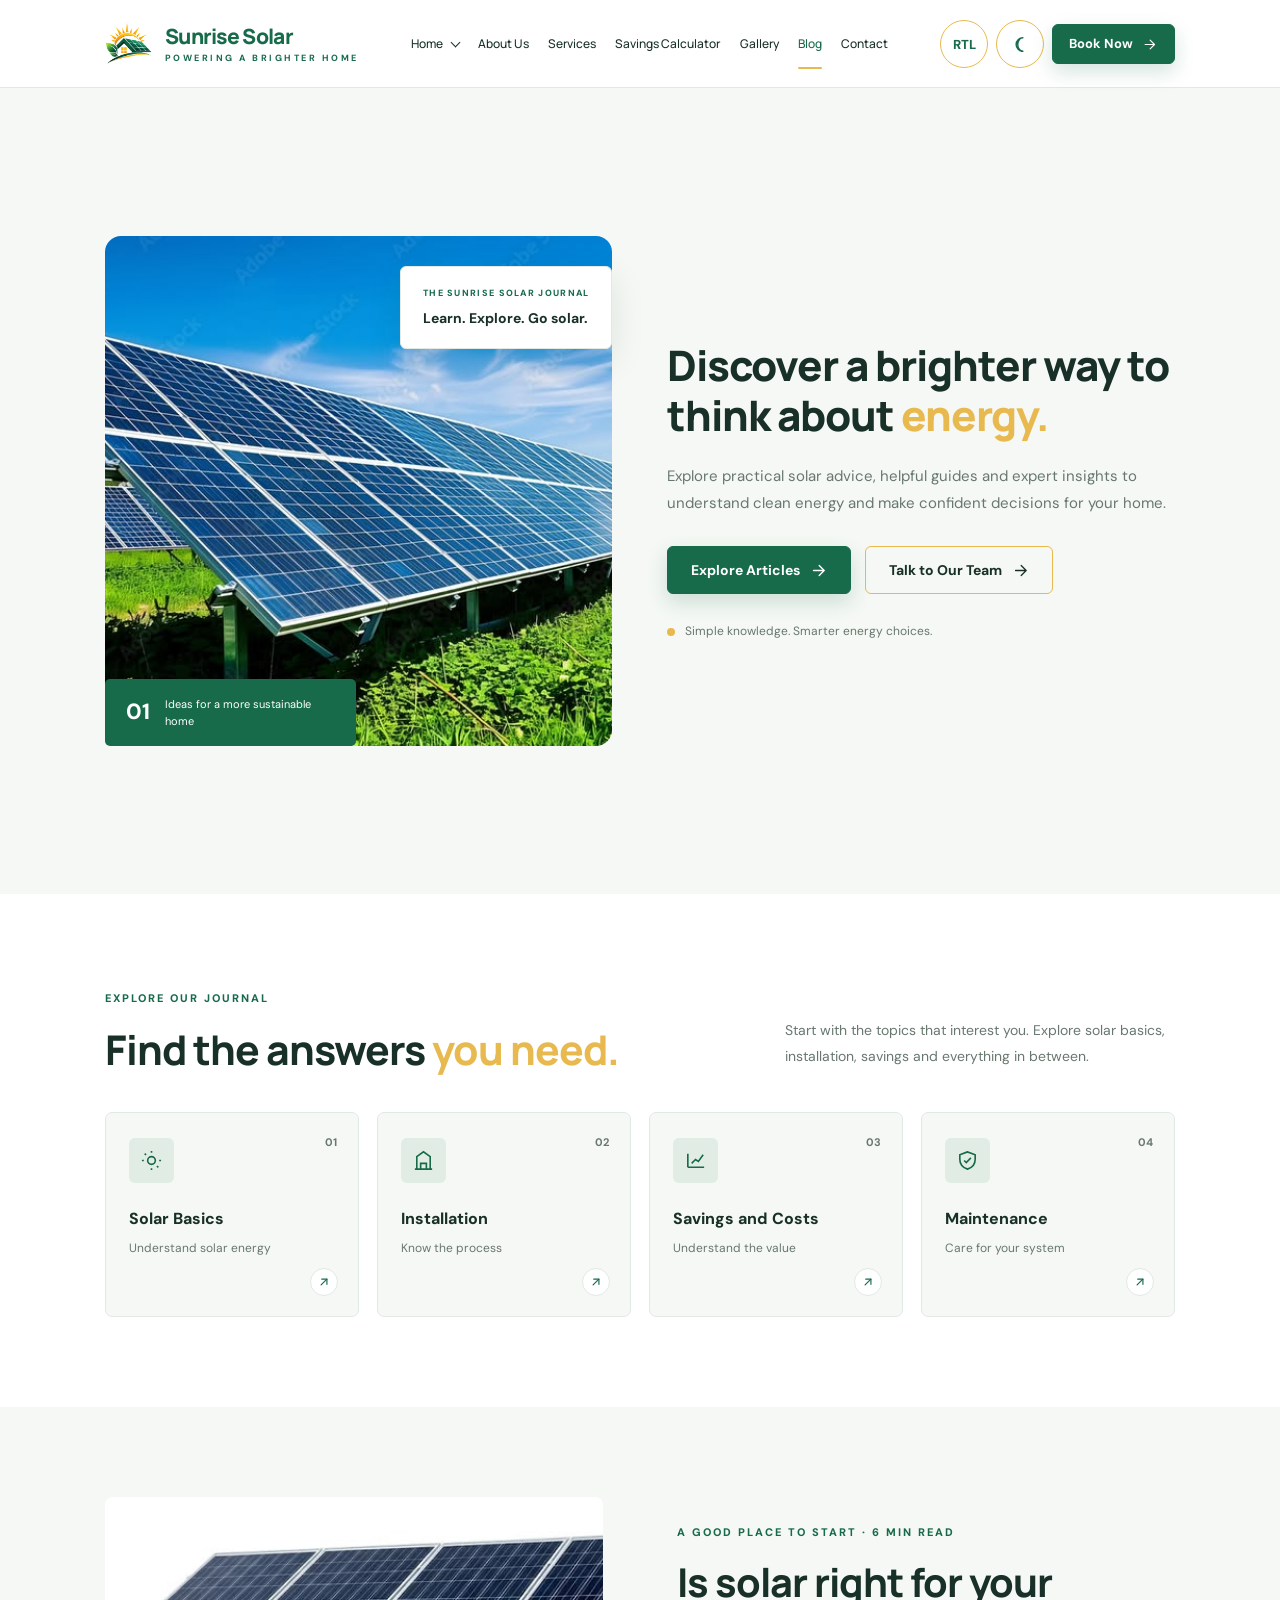
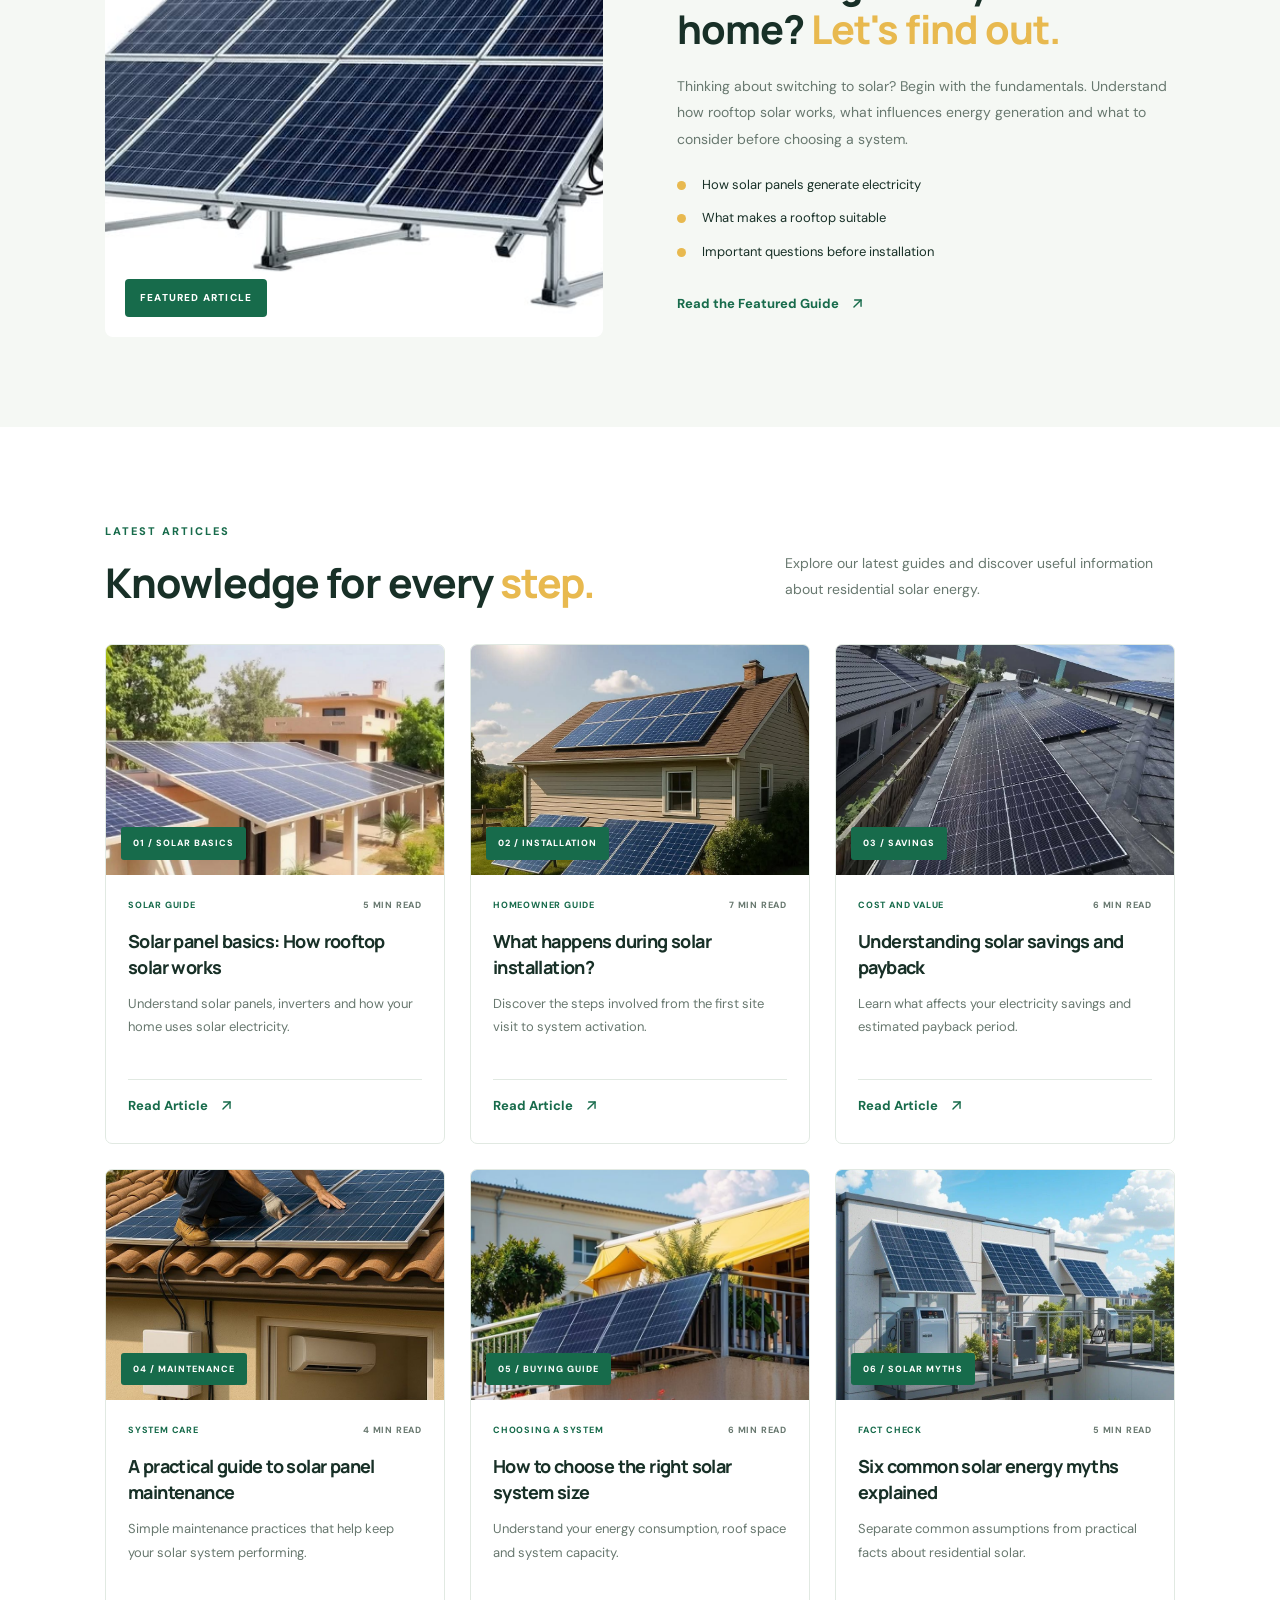
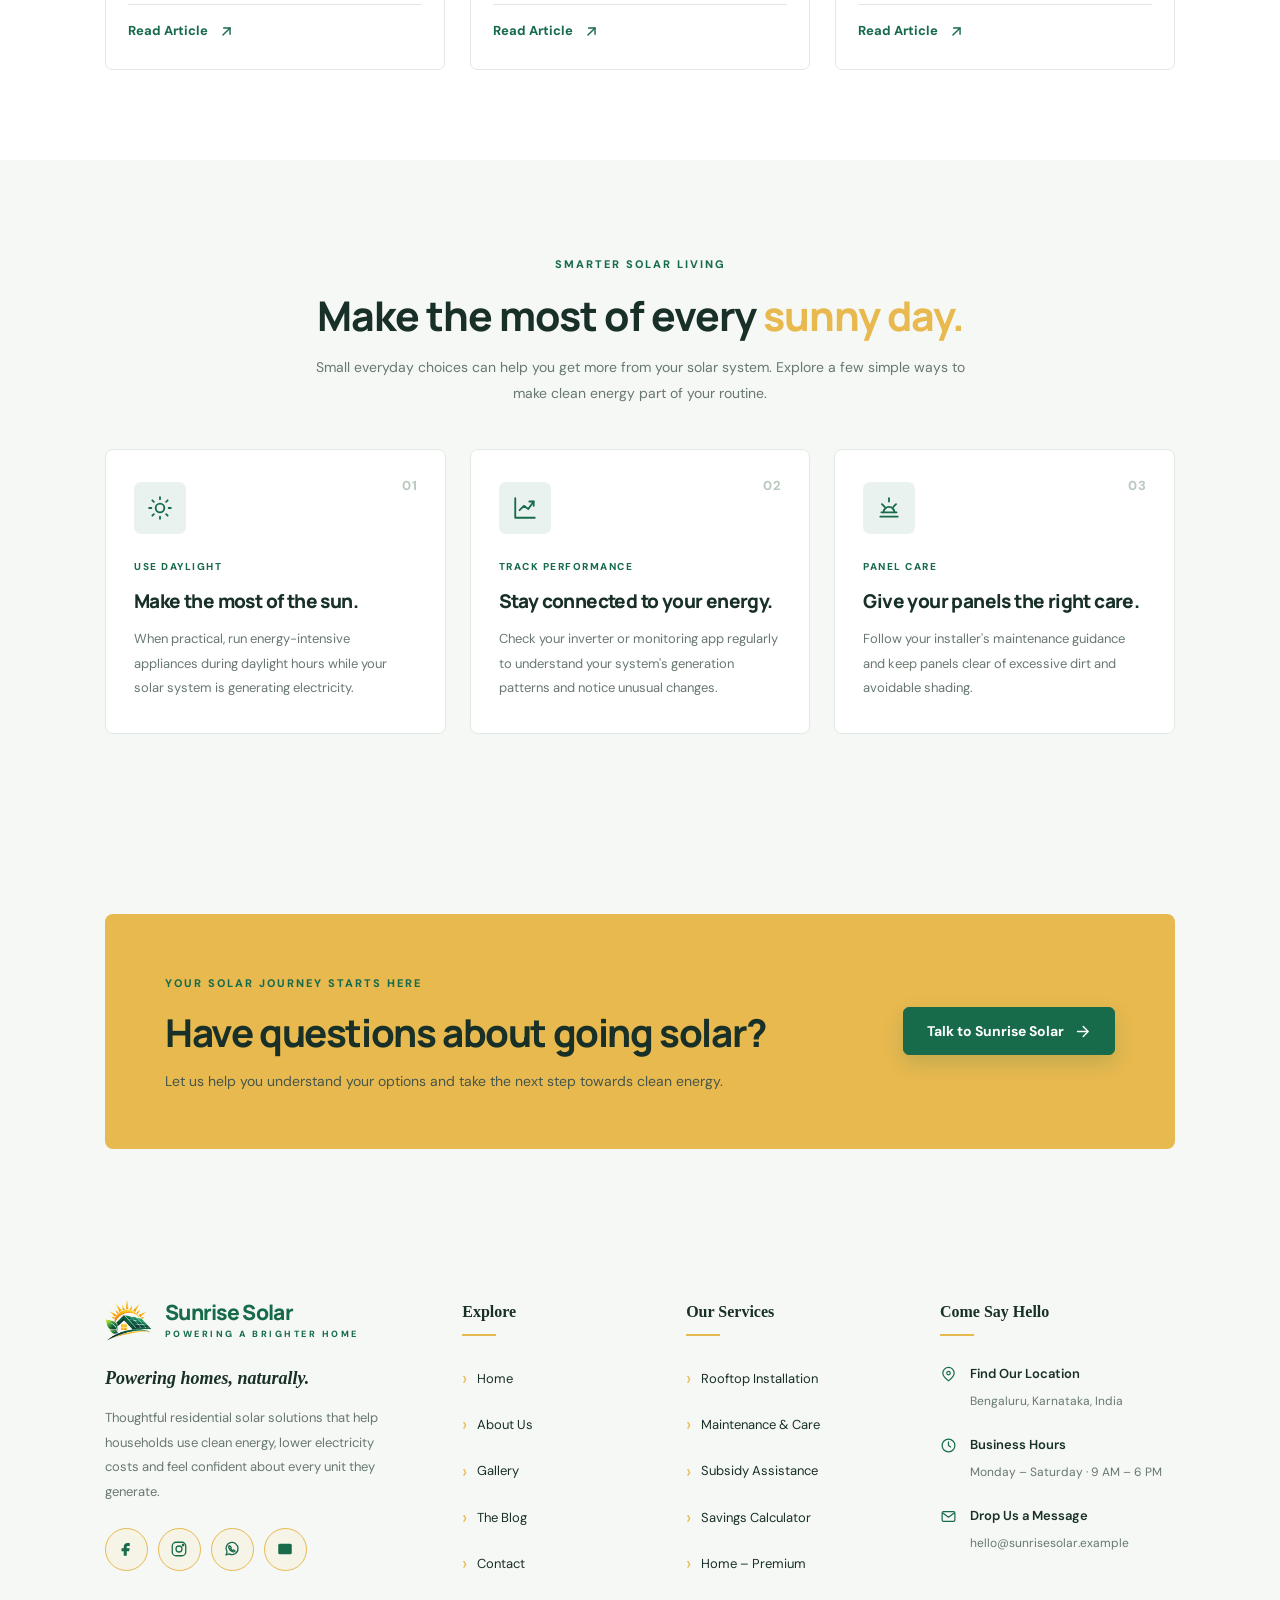
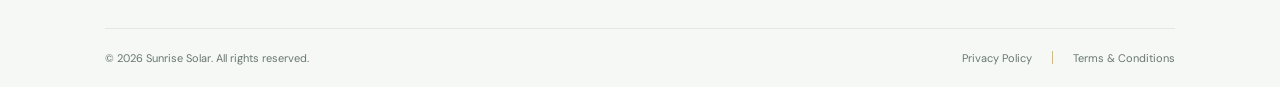
<file: pages/blog.html>
<!DOCTYPE html>
<html lang="en">

<head>
    <meta charset="UTF-8">
    <meta name="viewport" content="width=device-width, initial-scale=1">
    <meta name="theme-color" content="#176B4B">

    <title>Blog | Sunrise Solar</title>

    <meta name="description"
        content="Explore solar energy guides, installation advice, savings tips and helpful insights from Sunrise Solar.">

    <link rel="stylesheet" href="../assets/css/style.css">
    <link rel="stylesheet" href="../assets/css/blog.css">

    <link rel="icon" type="image/png"
        href="../assets/images/logo.jpg">

    <script src="../assets/js/main.js" defer></script>
    <script src="../assets/js/blog.js" defer></script>
</head>

<body dir="ltr">

    <!-- HEADER -->

    <header class="site-header">
        <div class="container nav-wrap">

            <a class="brand" href="home1.html">
                <img src="../assets/images/logo.jpg" alt="Sunrise Solar logo">
                <span>
                    Sunrise Solar
                    <small>POWERING A BRIGHTER HOME</small>
                </span>
            </a>

            <nav class="nav-links" aria-label="Main navigation">

                <div class="nav-home">
                    <a class="nav-home-label" href="home1.html">
                        Home
                        <span class="chevron" aria-hidden="true"></span>
                    </a>

                    <div class="home-dropdown">
                        <a href="home1.html">Home – Classic</a>
                        <a href="home2.html">Home – Premium</a>
                    </div>
                </div>

                <a class="nav-link" href="about.html">About Us</a>
                <a class="nav-link" href="services.html">Services</a>
                <a class="nav-link" href="calculator.html">Savings Calculator</a>
                <a class="nav-link" href="gallery.html">Gallery</a>
                <a class="nav-link active" href="blog.html">Blog</a>
                <a class="nav-link" href="contact.html">Contact</a>

            </nav>

            <div class="header-actions">

                <button class="icon-btn" id="rtlToggle"
                    type="button" aria-label="Toggle right to left">
                    RTL
                </button>

                <button class="icon-btn" id="themeToggle"
                    type="button" aria-label="Toggle dark theme"
                    title="Toggle dark theme">

                    <svg class="moon-icon" xmlns="http://www.w3.org/2000/svg"
                        width="19" height="19" viewBox="0 0 24 24"
                        fill="none" stroke="currentColor"
                        stroke-width="1.8" stroke-linecap="round"
                        stroke-linejoin="round">
                        <path d="M15 3.5 A8.5 8.5 0 1 0 15 20.5 A6.5 8.5 0 0 1 15 3.5Z"/>
                    </svg>

                </button>

                <a class="btn btn-primary" href="contact.html#contact-form">
                    Book Now
                    <svg class="btn-arrow" viewBox="0 0 24 24"
                        fill="none" stroke="currentColor"
                        stroke-width="2" stroke-linecap="round"
                        stroke-linejoin="round" aria-hidden="true">
                        <path d="M5 12h14"/>
                        <path d="M13 5l7 7-7 7"/>
                    </svg>
                </a>

            </div>

            <button class="menu-btn" type="button"
                aria-label="Open menu" aria-expanded="false">
                <svg viewBox="0 0 24 24" width="24" height="24"
                    fill="none" stroke="currentColor"
                    stroke-width="2" stroke-linecap="round">
                    <path d="M4 6h16M4 12h16M4 18h16"/>
                </svg>
            </button>

        </div>
    </header>


    <main class="solar-blog-page">

        <!-- SECTION 1: HERO -->

        <section class="journal-hero">
            <div class="container journal-hero-grid">

                <div class="journal-hero-visual journal-reveal">

                    <div class="journal-hero-image">
                        <img
                            src="../assets/images/img5.jpg"
                            alt="Solar panels receiving sunlight">
                    </div>

                    <div class="journal-image-label">
                        <strong>01</strong>
                        <span>Ideas for a more sustainable home</span>
                    </div>

                    <div class="journal-floating-card">
                        <span>THE SUNRISE SOLAR JOURNAL</span>
                        <strong>Learn. Explore. Go solar.</strong>
                    </div>

                </div>

                <div class="journal-hero-content journal-reveal">

                   

                    <h1>
                        Discover a brighter way
                        to think about <em>energy.</em>
                    </h1>

                    <p>
                        Explore practical solar advice, helpful guides and
                        expert insights to understand clean energy and make
                        confident decisions for your home.
                    </p>

                    <div class="journal-hero-buttons">

                        <a href="#journal-articles" class="btn btn-primary">
                            Explore Articles

                            <svg viewBox="0 0 24 24" fill="none"
                                stroke="currentColor" stroke-width="2"
                                stroke-linecap="round"
                                stroke-linejoin="round" aria-hidden="true">
                                <path d="M5 12h14"/>
                                <path d="M13 5l7 7-7 7"/>
                            </svg>
                        </a>

                        <a href="contact.html#contact-form" class="btn btn-outline">
                            Talk to Our Team
                            <svg class="btn-arrow" viewBox="0 0 24 24"
                                width="17" height="17" fill="none"
                                stroke="currentColor" stroke-width="1.8"
                                stroke-linecap="round" stroke-linejoin="round">
                                <path d="M5 12h14M13 5l7 7-7 7"/>
                            </svg>
                        </a>

                    </div>

                    <div class="journal-hero-note">
                        <span></span>
                        Simple knowledge. Smarter energy choices.
                    </div>

                </div>

            </div>
        </section>


        <!-- SECTION 2: EXPLORE TOPICS -->

        <section class="journal-topics section">
            <div class="container">

                <div class="journal-section-heading journal-reveal">

                    <div>
                        <span class="journal-eyebrow">EXPLORE OUR JOURNAL</span>
                        <h2>Find the answers <em>you need.</em></h2>
                    </div>

                    <p>
                        Start with the topics that interest you.
                        Explore solar basics, installation, savings
                        and everything in between.
                    </p>

                </div>

                <div class="journal-topic-grid">

                    <a href="blog-detail.html#solar-basics"
                        class="journal-topic-card journal-reveal">

                        <span class="journal-topic-number">01</span>

                        <span class="journal-topic-icon">
                            <svg viewBox="0 0 24 24" fill="none"
                                stroke="currentColor" stroke-width="1.7">
                                <circle cx="12" cy="12" r="4"/>
                                <path d="M12 2v2m0 16v2M4.9 4.9l1.4 1.4m11.4 11.4 1.4 1.4M2 12h2m16 0h2"/>
                            </svg>
                        </span>

                        <strong>Solar Basics</strong>
                        <span>Understand solar energy</span>

                        <span class="journal-arrow-icon">
                            <svg viewBox="0 0 24 24" fill="none"
                                stroke="currentColor" stroke-width="2"
                                stroke-linecap="round" stroke-linejoin="round">
                                <path d="M7 17 17 7"/>
                                <path d="M8 7h9v9"/>
                            </svg>
                        </span>

                    </a>


                    <a href="blog-detail.html#installation"
                        class="journal-topic-card journal-reveal">

                        <span class="journal-topic-number">02</span>

                        <span class="journal-topic-icon">
                            <svg viewBox="0 0 24 24" fill="none"
                                stroke="currentColor" stroke-width="1.7">
                                <path d="M3 21h18M5 21V8l7-5 7 5v13"/>
                                <path d="M9 21v-6h6v6"/>
                            </svg>
                        </span>

                        <strong>Installation</strong>
                        <span>Know the process</span>

                        <span class="journal-arrow-icon">
                            <svg viewBox="0 0 24 24" fill="none"
                                stroke="currentColor" stroke-width="2"
                                stroke-linecap="round" stroke-linejoin="round">
                                <path d="M7 17 17 7"/>
                                <path d="M8 7h9v9"/>
                            </svg>
                        </span>

                    </a>


                    <a href="blog-detail.html#savings"
                        class="journal-topic-card journal-reveal">

                        <span class="journal-topic-number">03</span>

                        <span class="journal-topic-icon">
                            <svg viewBox="0 0 24 24" fill="none"
                                stroke="currentColor" stroke-width="1.7">
                                <path d="M4 19V5m0 14h17M8 15l4-4 3 2 5-7"/>
                            </svg>
                        </span>

                        <strong>Savings and Costs</strong>
                        <span>Understand the value</span>

                        <span class="journal-arrow-icon">
                            <svg viewBox="0 0 24 24" fill="none"
                                stroke="currentColor" stroke-width="2"
                                stroke-linecap="round" stroke-linejoin="round">
                                <path d="M7 17 17 7"/>
                                <path d="M8 7h9v9"/>
                            </svg>
                        </span>

                    </a>


                    <a href="blog-detail.html#maintenance"
                        class="journal-topic-card journal-reveal">

                        <span class="journal-topic-number">04</span>

                        <span class="journal-topic-icon">
                            <svg viewBox="0 0 24 24" fill="none"
                                stroke="currentColor" stroke-width="1.7">
                                <path d="M12 3 4 6v5c0 5 3.4 8.5 8 10 4.6-1.5 8-5 8-10V6l-8-3Z"/>
                                <path d="m8.5 12 2.2 2.2 4.8-5"/>
                            </svg>
                        </span>

                        <strong>Maintenance</strong>
                        <span>Care for your system</span>

                        <span class="journal-arrow-icon">
                            <svg viewBox="0 0 24 24" fill="none"
                                stroke="currentColor" stroke-width="2"
                                stroke-linecap="round" stroke-linejoin="round">
                                <path d="M7 17 17 7"/>
                                <path d="M8 7h9v9"/>
                            </svg>
                        </span>

                    </a>

                </div>
            </div>
        </section>


        <!-- SECTION 3: FEATURED ARTICLE -->

        <section class="journal-feature section">
            <div class="container journal-feature-grid">

                <div class="journal-feature-image journal-reveal">
                    <img
                        src="../assets/images/blog1.jpg"
                        alt="Solar panels installed on a rooftop">

                    <span>FEATURED ARTICLE</span>
                </div>

                <div class="journal-feature-content journal-reveal">

                    <span class="journal-eyebrow">
                        A GOOD PLACE TO START · 6 MIN READ
                    </span>

                    <h2>
                        Is solar right for your home?
                        <em>Let's find out.</em>
                    </h2>

                    <p>
                        Thinking about switching to solar? Begin with
                        the fundamentals. Understand how rooftop solar
                        works, what influences energy generation and
                        what to consider before choosing a system.
                    </p>

                    <ul>
                        <li>How solar panels generate electricity</li>
                        <li>What makes a rooftop suitable</li>
                        <li>Important questions before installation</li>
                    </ul>

                    <a href="blog-detail.html#solar-basics"
                        class="journal-text-link">

                        Read the Featured Guide

                        <svg class="journal-link-arrow"
                            viewBox="0 0 24 24" fill="none"
                            stroke="currentColor" stroke-width="2"
                            stroke-linecap="round" stroke-linejoin="round">
                            <path d="M7 17 17 7"/>
                            <path d="M8 7h9v9"/>
                        </svg>

                    </a>

                </div>

            </div>
        </section>


        <!-- SECTION 4: BLOG ARTICLES -->

        <section class="journal-articles section" id="journal-articles">
            <div class="container">

                <div class="journal-section-heading journal-reveal">

                    <div>
                        <span class="journal-eyebrow">LATEST ARTICLES</span>
                        <h2>Knowledge for every <em>step.</em></h2>
                    </div>

                    <p>
                        Explore our latest guides and discover
                        useful information about residential solar energy.
                    </p>

                </div>

                <div class="journal-article-grid">

                    <!-- ARTICLE 1 -->

                    <article class="journal-article-card journal-reveal">

                        <a href="blog-detail.html#solar-basics"
                            class="journal-card-image">

                            <img src="../assets/images/blog3jpg"
                                alt="Solar panels in sunlight">

                            <span>01 / SOLAR BASICS</span>
                        </a>

                        <div class="journal-card-content">

                            <div class="journal-card-meta">
                                <span>SOLAR GUIDE</span>
                                <span>5 MIN READ</span>
                            </div>

                            <h3>
                                <a href="blog-detail.html#solar-basics">
                                    Solar panel basics: How rooftop solar works
                                </a>
                            </h3>

                            <p>
                                Understand solar panels, inverters and
                                how your home uses solar electricity.
                            </p>

                            <a href="blog-detail.html#solar-basics"
                                class="journal-read-link">
                                Read Article

                                <svg class="journal-link-arrow"
                                    viewBox="0 0 24 24" fill="none"
                                    stroke="currentColor" stroke-width="2"
                                    stroke-linecap="round" stroke-linejoin="round">
                                    <path d="M7 17 17 7"/>
                                    <path d="M8 7h9v9"/>
                                </svg>
                            </a>

                        </div>
                    </article>


                    <!-- ARTICLE 2 -->

                    <article class="journal-article-card journal-reveal">

                        <a href="blog-detail.html#installation"
                            class="journal-card-image">

                            <img src="../assets/images/blog2.jpg"
                                alt="Solar installation">

                            <span>02 / INSTALLATION</span>
                        </a>

                        <div class="journal-card-content">

                            <div class="journal-card-meta">
                                <span>HOMEOWNER GUIDE</span>
                                <span>7 MIN READ</span>
                            </div>

                            <h3>
                                <a href="blog-detail.html#installation">
                                    What happens during solar installation?
                                </a>
                            </h3>

                            <p>
                                Discover the steps involved from the
                                first site visit to system activation.
                            </p>

                            <a href="blog-detail.html#installation"
                                class="journal-read-link">
                                Read Article

                                <svg class="journal-link-arrow"
                                    viewBox="0 0 24 24" fill="none"
                                    stroke="currentColor" stroke-width="2"
                                    stroke-linecap="round" stroke-linejoin="round">
                                    <path d="M7 17 17 7"/>
                                    <path d="M8 7h9v9"/>
                                </svg>
                            </a>

                        </div>
                    </article>


                    <!-- ARTICLE 3 -->

                    <article class="journal-article-card journal-reveal">

                        <a href="blog-detail.html#savings"
                            class="journal-card-image">

                            <img src="../assets/images/blog3.jpg"
                                alt="Home energy and electricity">

                            <span>03 / SAVINGS</span>
                        </a>

                        <div class="journal-card-content">

                            <div class="journal-card-meta">
                                <span>COST AND VALUE</span>
                                <span>6 MIN READ</span>
                            </div>

                            <h3>
                                <a href="blog-detail.html#savings">
                                    Understanding solar savings and payback
                                </a>
                            </h3>

                            <p>
                                Learn what affects your electricity savings
                                and estimated payback period.
                            </p>

                            <a href="blog-detail.html#savings"
                                class="journal-read-link">
                                Read Article

                                <svg class="journal-link-arrow"
                                    viewBox="0 0 24 24" fill="none"
                                    stroke="currentColor" stroke-width="2"
                                    stroke-linecap="round" stroke-linejoin="round">
                                    <path d="M7 17 17 7"/>
                                    <path d="M8 7h9v9"/>
                                </svg>
                            </a>

                        </div>
                    </article>


                    <!-- ARTICLE 4 -->

                    <article class="journal-article-card journal-reveal">

                        <a href="blog-detail.html#maintenance"
                            class="journal-card-image">

                            <img src="../assets/images/blog4.jpg"
                                alt="Solar panels on a house">

                            <span>04 / MAINTENANCE</span>
                        </a>

                        <div class="journal-card-content">

                            <div class="journal-card-meta">
                                <span>SYSTEM CARE</span>
                                <span>4 MIN READ</span>
                            </div>

                            <h3>
                                <a href="blog-detail.html#maintenance">
                                    A practical guide to solar panel maintenance
                                </a>
                            </h3>

                            <p>
                                Simple maintenance practices that help
                                keep your solar system performing.
                            </p>

                            <a href="blog-detail.html#maintenance"
                                class="journal-read-link">
                                Read Article

                                <svg class="journal-link-arrow"
                                    viewBox="0 0 24 24" fill="none"
                                    stroke="currentColor" stroke-width="2"
                                    stroke-linecap="round" stroke-linejoin="round">
                                    <path d="M7 17 17 7"/>
                                    <path d="M8 7h9v9"/>
                                </svg>
                            </a>

                        </div>
                    </article>


                    <!-- ARTICLE 5 -->

                    <article class="journal-article-card journal-reveal">

                        <a href="blog-detail.html#system-guide"
                            class="journal-card-image">

                            <img src="../assets/images/blog5.jpg"
                                alt="Solar panels viewed from above">

                            <span>05 / BUYING GUIDE</span>
                        </a>

                        <div class="journal-card-content">

                            <div class="journal-card-meta">
                                <span>CHOOSING A SYSTEM</span>
                                <span>6 MIN READ</span>
                            </div>

                            <h3>
                                <a href="blog-detail.html#system-guide">
                                    How to choose the right solar system size
                                </a>
                            </h3>

                            <p>
                                Understand your energy consumption,
                                roof space and system capacity.
                            </p>

                            <a href="blog-detail.html#system-guide"
                                class="journal-read-link">
                                Read Article

                                <svg class="journal-link-arrow"
                                    viewBox="0 0 24 24" fill="none"
                                    stroke="currentColor" stroke-width="2"
                                    stroke-linecap="round" stroke-linejoin="round">
                                    <path d="M7 17 17 7"/>
                                    <path d="M8 7h9v9"/>
                                </svg>
                            </a>

                        </div>
                    </article>


                    <!-- ARTICLE 6 -->

                    <article class="journal-article-card journal-reveal">

                        <a href="blog-detail.html#solar-myths"
                            class="journal-card-image">

                            <img src="../assets/images/blog6.jpg"
                                alt="Electricity infrastructure">

                            <span>06 / SOLAR MYTHS</span>
                        </a>

                        <div class="journal-card-content">

                            <div class="journal-card-meta">
                                <span>FACT CHECK</span>
                                <span>5 MIN READ</span>
                            </div>

                            <h3>
                                <a href="blog-detail.html#solar-myths">
                                    Six common solar energy myths explained
                                </a>
                            </h3>

                            <p>
                                Separate common assumptions from practical
                                facts about residential solar.
                            </p>

                            <a href="blog-detail.html#solar-myths"
                                class="journal-read-link">
                                Read Article

                                <svg class="journal-link-arrow"
                                    viewBox="0 0 24 24" fill="none"
                                    stroke="currentColor" stroke-width="2"
                                    stroke-linecap="round" stroke-linejoin="round">
                                    <path d="M7 17 17 7"/>
                                    <path d="M8 7h9v9"/>
                                </svg>
                            </a>

                        </div>
                    </article>

                </div>
            </div>
        </section>
<!-- SECTION 5: SMARTER SOLAR LIVING -->

<section class="journal-energy-section section">

    <div class="container">

        <div class="journal-section-heading journal-reveal">

            <div>
                <span class="journal-eyebrow">SMARTER SOLAR LIVING</span>

                <h2>
                    Make the most of every
                    <em>sunny day.</em>
                </h2>
            </div>

            <p>
                Small everyday choices can help you get more
                from your solar system. Explore a few simple
                ways to make clean energy part of your routine.
            </p>

        </div>


        <div class="journal-energy-grid">

            <!-- CARD 1 -->

            <article class="journal-energy-card journal-reveal">

                <span class="journal-energy-number">01</span>

                <div class="journal-energy-icon">
                    <svg viewBox="0 0 24 24" fill="none"
                        stroke="currentColor" stroke-width="1.7"
                        stroke-linecap="round" stroke-linejoin="round">
                        <circle cx="12" cy="12" r="4"/>
                        <path d="M12 2v2m0 16v2M4.93 4.93l1.42 1.42m11.3 11.3 1.42 1.42M2 12h2m16 0h2M4.93 19.07l1.42-1.42m11.3-11.3 1.42-1.42"/>
                    </svg>
                </div>

                <span class="journal-energy-label">
                    USE DAYLIGHT
                </span>

                <h3>Make the most of the sun.</h3>

                <p>
                    When practical, run energy-intensive appliances
                    during daylight hours while your solar system
                    is generating electricity.
                </p>

            </article>


            <!-- CARD 2 -->

            <article class="journal-energy-card journal-reveal">

                <span class="journal-energy-number">02</span>

                <div class="journal-energy-icon">
                    <svg viewBox="0 0 24 24" fill="none"
                        stroke="currentColor" stroke-width="1.7"
                        stroke-linecap="round" stroke-linejoin="round">
                        <path d="M3 3v18h18"/>
                        <path d="m7 14 4-4 4 3 5-7"/>
                        <path d="M16 6h4v4"/>
                    </svg>
                </div>

                <span class="journal-energy-label">
                    TRACK PERFORMANCE
                </span>

                <h3>Stay connected to your energy.</h3>

                <p>
                    Check your inverter or monitoring app regularly
                    to understand your system's generation patterns
                    and notice unusual changes.
                </p>

            </article>


            <!-- CARD 3 -->

            <article class="journal-energy-card journal-reveal">

                <span class="journal-energy-number">03</span>

                <div class="journal-energy-icon">
                    <svg viewBox="0 0 24 24" fill="none"
                        stroke="currentColor" stroke-width="1.7"
                        stroke-linecap="round" stroke-linejoin="round">
                        <path d="M12 3v3"/>
                        <path d="M5.5 8.5 8 11"/>
                        <path d="M18.5 8.5 16 11"/>
                        <path d="M5 16h14"/>
                        <path d="M7 16a5 5 0 0 1 10 0"/>
                        <path d="M4 20h16"/>
                    </svg>
                </div>

                <span class="journal-energy-label">
                    PANEL CARE
                </span>

                <h3>Give your panels the right care.</h3>

                <p>
                    Follow your installer's maintenance guidance
                    and keep panels clear of excessive dirt and
                    avoidable shading.
                </p>

            </article>

        </div>

    </div>

</section>


        <!-- SECTION 6: CTA -->

        <section class="journal-cta-section section">
            <div class="container">

                <div class="journal-cta-panel journal-reveal">

                    <div>
                        <span class="journal-eyebrow">
                            YOUR SOLAR JOURNEY STARTS HERE
                        </span>

                        <h2>Have questions about going solar?</h2>

                        <p>
                            Let us help you understand your options
                            and take the next step towards clean energy.
                        </p>
                    </div>

                    <a href="contact.html#contact-form" class="btn btn-primary">
                        Talk to Sunrise Solar

                        <svg viewBox="0 0 24 24" fill="none"
                            stroke="currentColor" stroke-width="2"
                            stroke-linecap="round" stroke-linejoin="round">
                            <path d="M5 12h14"/>
                            <path d="M13 5l7 7-7 7"/>
                        </svg>
                    </a>

                </div>
            </div>
        </section>


    </main>


    <!-- FOOTER -->

    <footer class="footer">
        <div class="container">

            <div class="footer-grid">

                <div class="footer-brand">

                    <a class="brand" href="home1.html">
                        <img src="../assets/images/logo.jpg"
                            alt="Sunrise Solar logo">

                        <span>
                            Sunrise Solar
                            <small>POWERING A BRIGHTER HOME</small>
                        </span>
                    </a>

                    <h3>Powering homes, naturally.</h3>

                    <p>
                        Thoughtful residential solar solutions that
                        help households use clean energy, lower
                        electricity costs and feel confident about
                        every unit they generate.
                    </p>

                    <div class="social-links" aria-label="Social links">

                        <a href="#" aria-label="Facebook">
                            <svg viewBox="0 0 24 24">
                                <path d="M14 8h3V4h-3c-3 0-5 2-5 5v2H6v4h3v6h4v-6h3l1-4h-4V9c0-.7.3-1 1-1z"/>
                            </svg>
                        </a>

                        <a href="#" aria-label="Instagram">
                            <svg viewBox="0 0 24 24">
                                <rect x="3" y="3" width="18" height="18" rx="5"/>
                                <circle cx="12" cy="12" r="4"/>
                                <circle cx="17.5" cy="6.8" r="1"/>
                            </svg>
                        </a>

                        <a href="https://wa.me/919876543210"
                            aria-label="WhatsApp" target="_blank" rel="noopener">
                            <svg viewBox="0 0 24 24">
                                <path d="M20 11.5a8 8 0 0 1-11.8 7L4 20l1.5-4.1A8 8 0 1 1 20 11.5Z"/>
                                <path d="M9 8.5c.3-.5.6-.5.9-.1l1 1.5c.2.3.1.6-.2.9l-.5.5c.6 1.2 1.5 2.1 2.7 2.7l.5-.5c.3-.3.6-.4.9-.2l1.5 1c.4.3.4.6-.1.9-.6.6-1.4.8-2.2.6-2.7-.7-5.2-3.2-5.9-5.9-.2-.8 0-1.6.6-2.2Z"/>
                            </svg>
                        </a>

                        <a href="mailto:hello@sunrisesolar.example"
                            aria-label="Email">
                            <svg viewBox="0 0 24 24">
                                <rect x="3" y="5" width="18" height="14" rx="2"/>
                                <path d="m4 7 8 6 8-6"/>
                            </svg>
                        </a>

                    </div>
                </div>


                <div class="footer-column">
                    <h4>Explore</h4>
                    <div class="footer-links">
                        <a href="home1.html">Home</a>
                        <a href="about.html">About Us</a>
                        <a href="gallery.html">Gallery</a>
                        <a href="blog.html">The Blog</a>
                        <a href="contact.html">Contact</a>
                    </div>
                </div>


                <div class="footer-column">
                    <h4>Our Services</h4>
                    <div class="footer-links">
                        <a href="services.html">Rooftop Installation</a>
                        <a href="services.html">Maintenance &amp; Care</a>
                        <a href="services.html">Subsidy Assistance</a>
                        <a href="calculator.html">Savings Calculator</a>
                        <a href="home2.html">Home – Premium</a>
                    </div>
                </div>


                <div class="footer-column">
                    <h4>Come Say Hello</h4>

                    <div class="footer-contact">

                        <div class="footer-contact-item">
                            <svg viewBox="0 0 24 24">
                                <path d="M20 10c0 5-8 11-8 11S4 15 4 10a8 8 0 1 1 16 0Z"/>
                                <circle cx="12" cy="10" r="2.5"/>
                            </svg>

                            <div>
                                <a href="https://www.google.com/maps/search/?api=1&query=Bengaluru+Karnataka+India"
                                    target="_blank" rel="noopener">
                                    Find Our Location
                                </a>
                                <span>Bengaluru, Karnataka, India</span>
                            </div>
                        </div>

                        <div class="footer-contact-item">
                            <svg viewBox="0 0 24 24">
                                <circle cx="12" cy="12" r="9"/>
                                <path d="M12 7v5l3 2"/>
                            </svg>

                            <div>
                                <strong>Business Hours</strong>
                                <span>Monday – Saturday · 9 AM – 6 PM</span>
                            </div>
                        </div>

                        <div class="footer-contact-item">
                            <svg viewBox="0 0 24 24">
                                <rect x="3" y="5" width="18" height="14" rx="2"/>
                                <path d="m4 7 8 6 8-6"/>
                            </svg>

                            <div>
                                <a href="mailto:hello@sunrisesolar.example">
                                    Drop Us a Message
                                </a>
                                <span>hello@sunrisesolar.example</span>
                            </div>
                        </div>

                    </div>
                </div>

            </div>


            <div class="footer-bottom">
                <span>© 2026 Sunrise Solar. All rights reserved.</span>

                <span>
                    <a href="#">Privacy Policy</a>
                    <i></i>
                    <a href="#">Terms &amp; Conditions</a>
                </span>
            </div>

        </div>
    </footer>

</body>
</html>
</file>
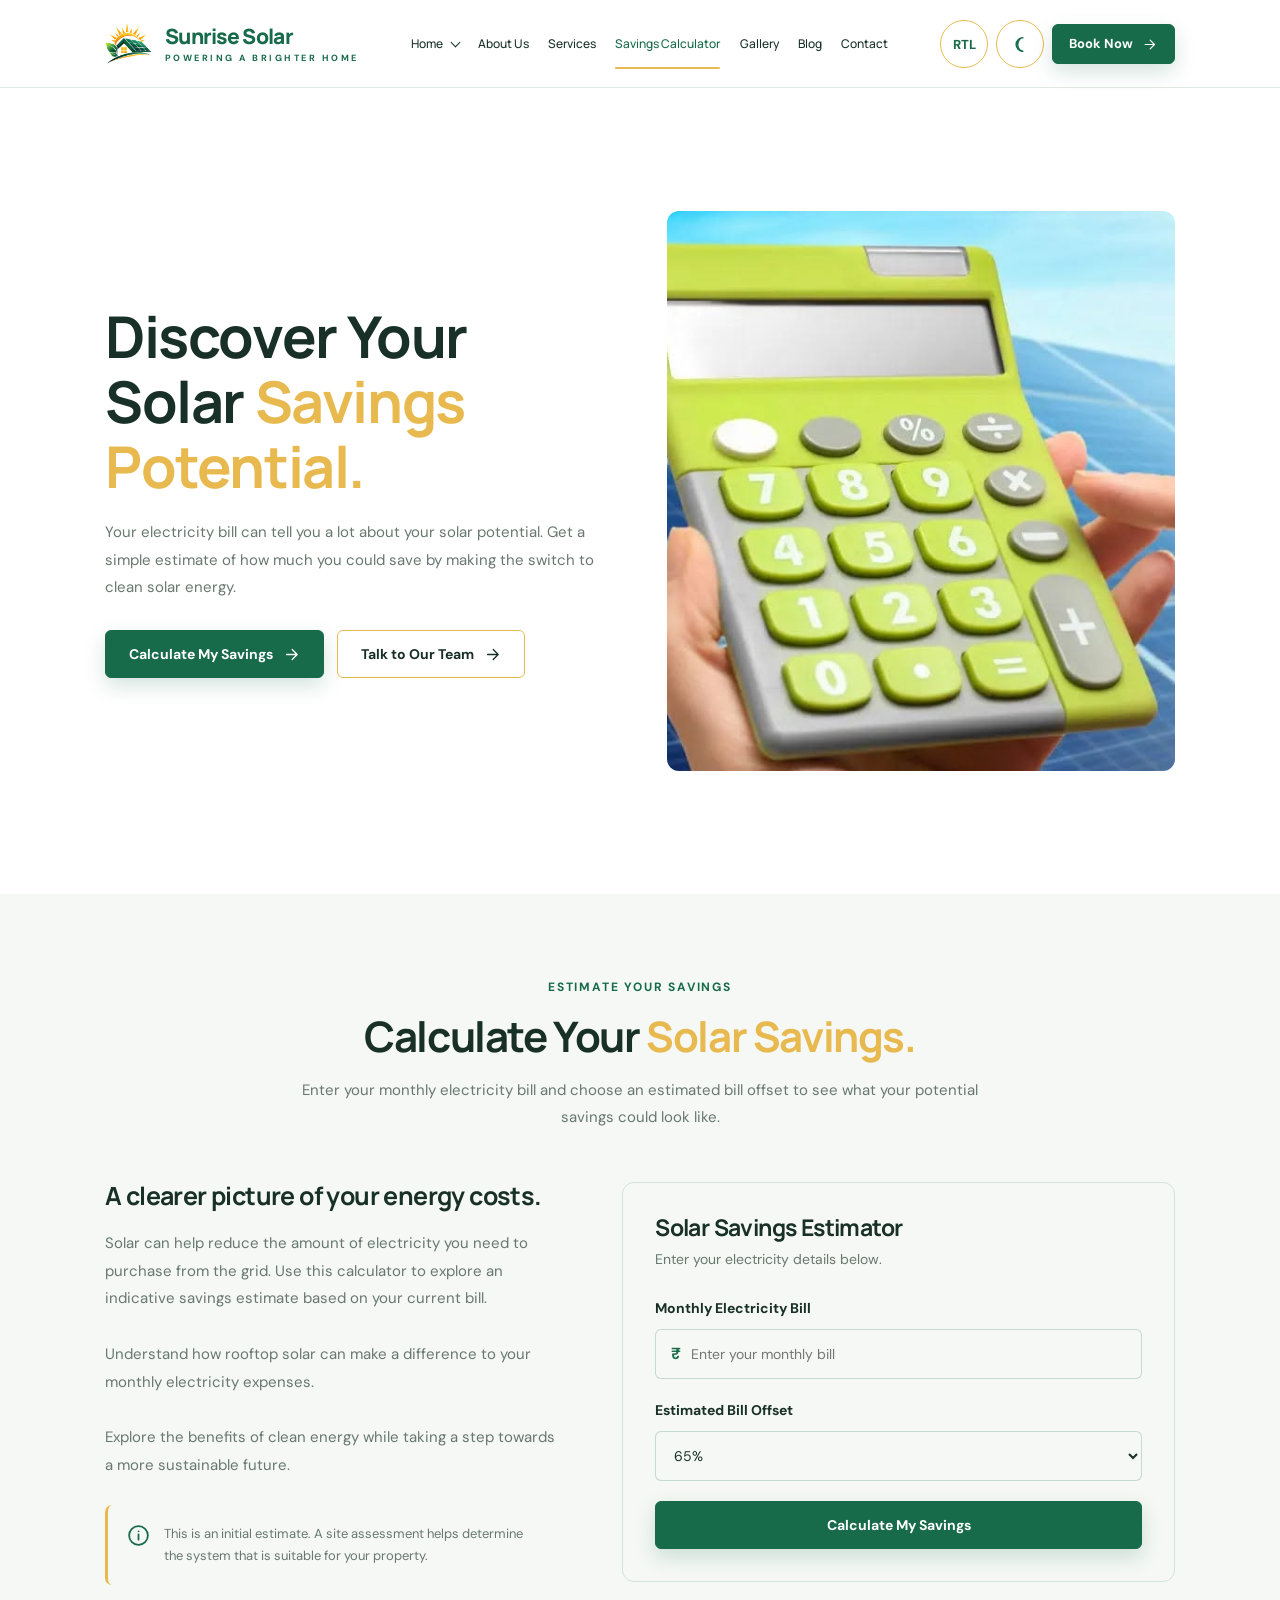
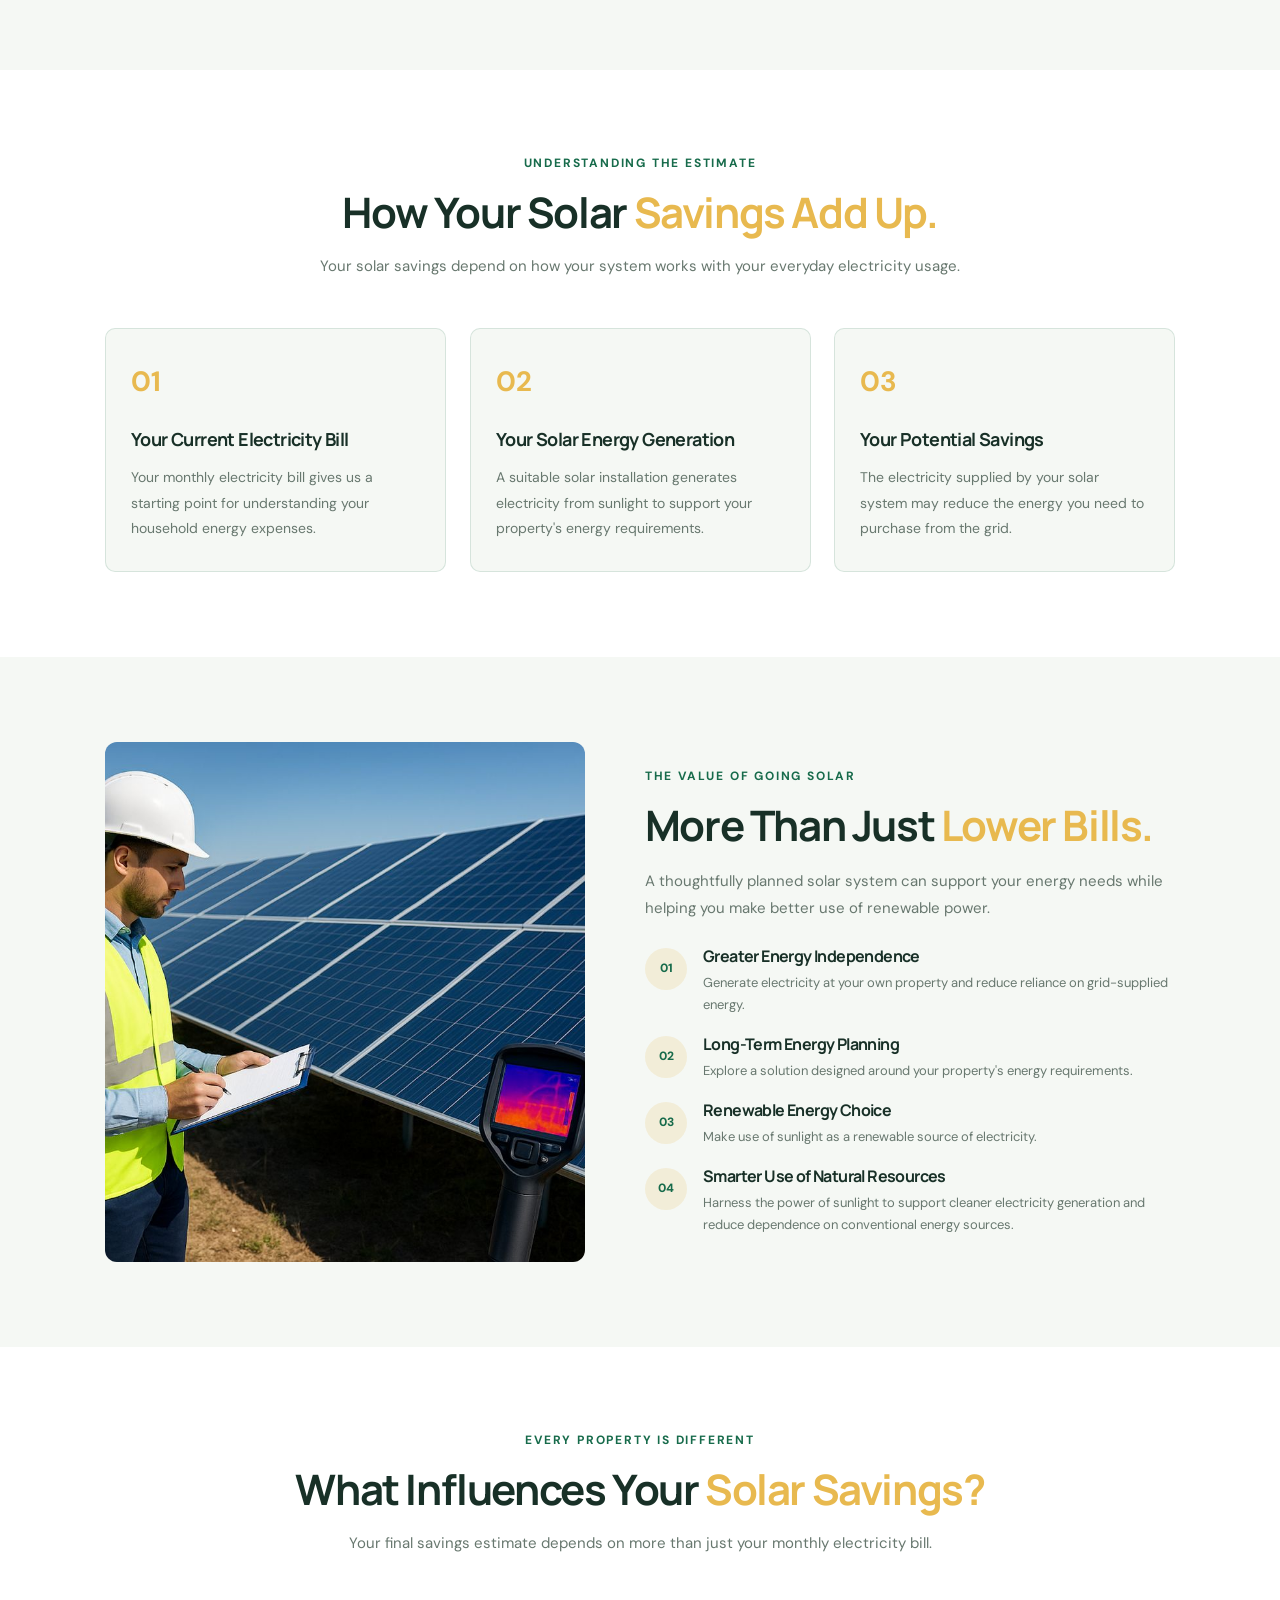
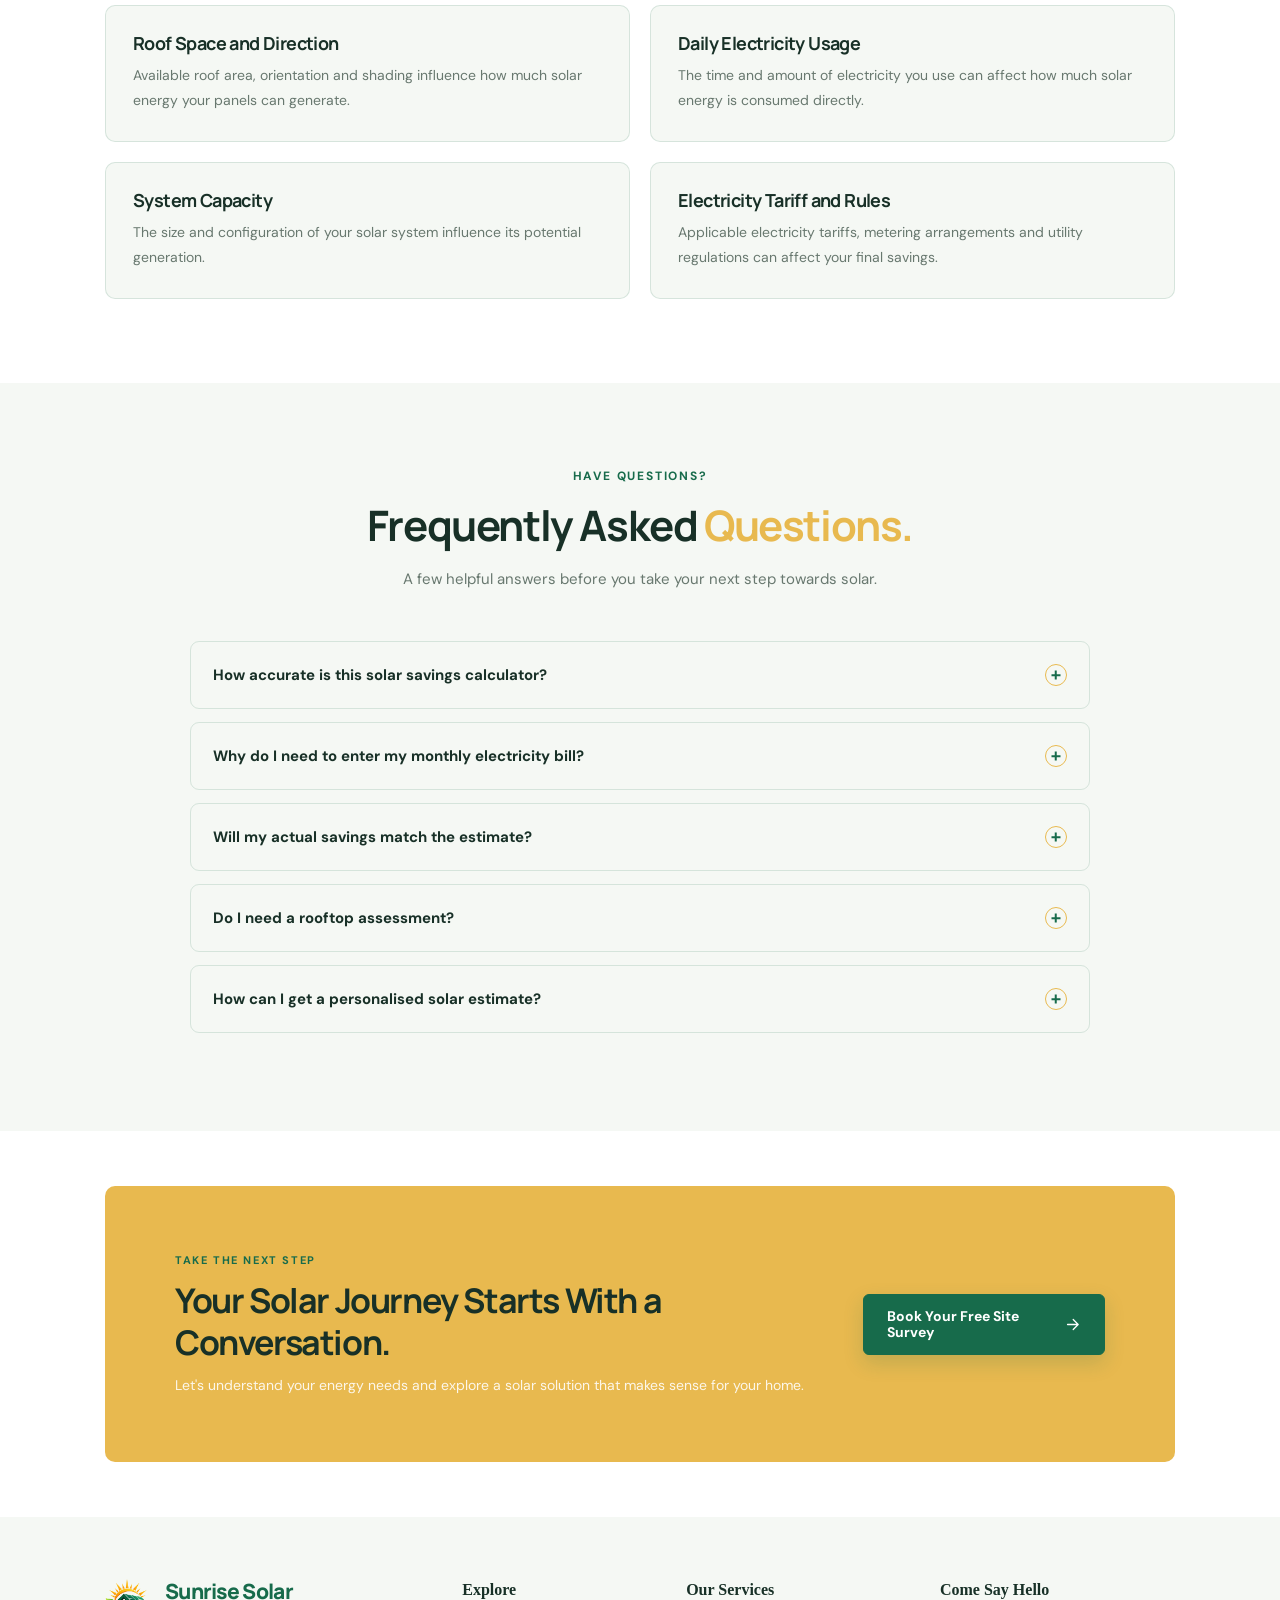
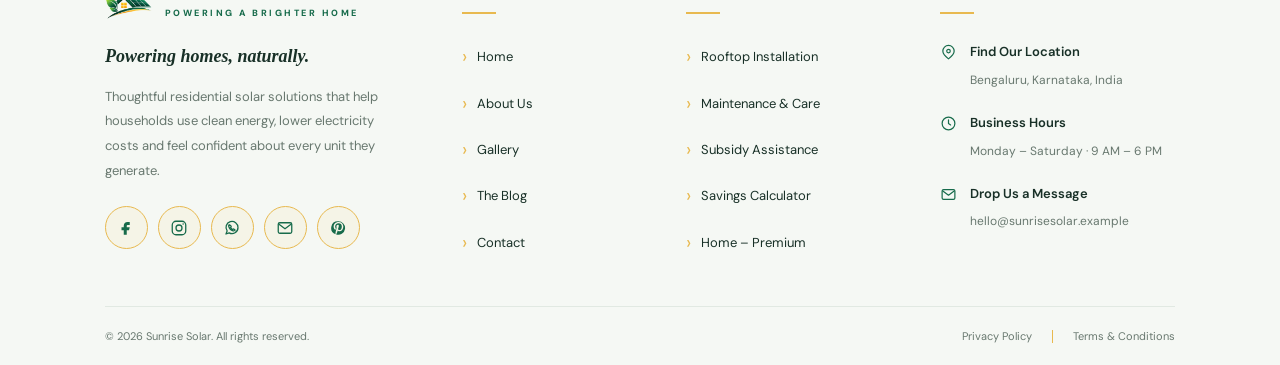
<file: pages/calculator.html>
<!DOCTYPE html>
<html lang="en" dir="ltr">

<head>
    <meta charset="UTF-8">
    <meta name="viewport" content="width=device-width, initial-scale=1.0">
    <meta name="theme-color" content="#176B4B">

    <title>Solar Savings Calculator | Sunrise Solar</title>
    <meta name="description" content="Estimate your potential solar savings with the Sunrise Solar savings calculator.">

    <link rel="stylesheet" href="../assets/css/style.css">
    <link rel="stylesheet" href="../assets/css/calculator.css">
    <link rel="icon" type="image/png" sizes="64x64" href="../assets/images/logo.jpg">
</head>

<body dir="ltr">

    <!-- HEADER – SAME STRUCTURE AS HOME 1 -->
    <header class="site-header">

        <div class="container nav-wrap">

            <!-- Logo -->
            <a class="brand" href="home1.html">

                <img src="../assets/images/logo.jpg"
                    alt="Sunrise Solar logo">

                <span>
                    Sunrise Solar
                    <small>POWERING A BRIGHTER HOME</small>
                </span>

            </a>

            <!-- Navigation -->
            <nav class="nav-links" aria-label="Main navigation">

                <!-- Home Dropdown -->
                <div class="nav-home active">

                    <a class="nav-home-label" href="home1.html">
                        Home
                        <span class="chevron" aria-hidden="true"></span>
                    </a>

                    <div class="home-dropdown">

                        <a class="selected" href="home1.html">
                            Home – Classic
                        </a>

                        <a href="home2.html">
                            Home – Premium
                        </a>

                    </div>

                </div>

                <a class="nav-link" href="about.html">About Us</a>

                <a class="nav-link" href="services.html">Services</a>

                <a class="nav-link" href="calculator.html">
                    Savings Calculator
                </a>

                <a class="nav-link" href="gallery.html">Gallery</a>

                <a class="nav-link" href="blog.html">Blog</a>

                <a class="nav-link" href="contact.html">Contact</a>

            </nav>

            <!-- Header Actions -->
            <div class="header-actions">

                <button class="icon-btn"
                    id="rtlToggle"
                    type="button"
                    aria-label="Toggle right to left">
                    RTL
                </button>

                <button class="icon-btn"
        id="themeToggle"
        type="button"
        aria-label="Toggle dark theme"
        title="Toggle dark theme">

    <svg class="moon-icon"
         xmlns="http://www.w3.org/2000/svg"
         width="19"
         height="19"
         viewBox="0 0 24 24"
         fill="none"
         stroke="currentColor"
         stroke-width="1.8"
         stroke-linecap="round"
         stroke-linejoin="round">

        <path d="M15 3.5
                 A8.5 8.5 0 1 0 15 20.5
                 A6.5 8.5 0 0 1 15 3.5Z"/>

    </svg>

</button>

                <a class="btn btn-primary" href="contact.html#contact-form">
    Book Now
    <svg class="btn-arrow"
         xmlns="http://www.w3.org/2000/svg"
         width="16"
         height="16"
         viewBox="0 0 24 24"
         fill="none"
         stroke="currentColor"
         stroke-width="2"
         stroke-linecap="round"
         stroke-linejoin="round"
         aria-hidden="true">
        <path d="M5 12h14"/>
        <path d="M13 5l7 7-7 7"/>
    </svg>
</a>

            </div>

            <!-- Mobile Menu -->
            <button class="menu-btn"
                type="button"
                aria-label="Open menu"
                aria-expanded="false">
                ☰
            </button>

        </div>

    </header>
    <main class="calculator-page">

        <!-- SECTION 1: HERO -->
        <section class="calculator-hero">

            <div class="container calculator-hero-grid">

                <div class="calculator-hero-content">

                   

                    <h1>
                        Discover Your Solar
                        <span>Savings Potential.</span>
                    </h1>

                    <p>
                        Your electricity bill can tell you a lot about
                        your solar potential. Get a simple estimate of
                        how much you could save by making the switch
                        to clean solar energy.
                    </p>

                    <div class="calculator-hero-buttons">

                        <a class="btn btn-primary"
                            href="#savings-tool">
                            Calculate My Savings
                            <svg class="btn-arrow" viewBox="0 0 24 24"
                                width="17" height="17" fill="none"
                                stroke="currentColor" stroke-width="1.8"
                                stroke-linecap="round" stroke-linejoin="round">
                                <path d="M5 12h14M13 5l7 7-7 7"/>
                            </svg>
                        </a>

                        <a class="btn btn-secondary"
                            href="contact.html#contact-form">
                            Talk to Our Team
                            <svg class="btn-arrow" viewBox="0 0 24 24"
                                width="17" height="17" fill="none"
                                stroke="currentColor" stroke-width="1.8"
                                stroke-linecap="round" stroke-linejoin="round">
                                <path d="M5 12h14M13 5l7 7-7 7"/>
                            </svg>
                        </a>

                    </div>

                </div>

                <div class="calculator-hero-image">
                    <img src="../assets/images/img4.jpg"
                        alt="Solar panels installed on a modern home rooftop">
                </div>

            </div>

        </section>


        <!-- SECTION 2: SAVINGS CALCULATOR -->
        <section class="calculator-tool-section" id="savings-tool">

            <div class="container">

                <div class="calculator-section-heading">

                    <span class="calculator-kicker">
                        ESTIMATE YOUR SAVINGS
                    </span>

                    <h2>
                        Calculate Your
                        <span>Solar Savings.</span>
                    </h2>

                    <p>
                        Enter your monthly electricity bill and choose
                        an estimated bill offset to see what your
                        potential savings could look like.
                    </p>

                </div>


                <div class="calculator-tool-grid">

                    <div class="calculator-tool-copy">

                        <h3>A clearer picture of your energy costs.</h3>

                        <p>
    Solar can help reduce the amount of electricity
    you need to purchase from the grid. Use this
    calculator to explore an indicative savings
    estimate based on your current bill.

    <br><br>
    Understand how rooftop solar can make a difference
    to your monthly electricity expenses.

    <br><br>
    Explore the benefits of clean energy while taking
    a step towards a more sustainable future.
</p>

                        <div class="calculator-note">

                            <svg viewBox="0 0 24 24" width="25" height="25"
                                fill="none" stroke="currentColor"
                                stroke-width="1.7" stroke-linecap="round"
                                stroke-linejoin="round">
                                <circle cx="12" cy="12" r="9"/>
                                <path d="M12 11v5M12 8h.01"/>
                            </svg>

                            <p>
                                This is an initial estimate. A site
                                assessment helps determine the system
                                that is suitable for your property.
                            </p>

                        </div>

                    </div>


                    <div class="calculator-box">

                        <h3>Solar Savings Estimator</h3>

                        <p class="calculator-box-intro">
                            Enter your electricity details below.
                        </p>

                        <form id="solarSavingsForm">

                            <div class="calculator-field">

                                <label for="monthlyBill">
                                    Monthly Electricity Bill
                                </label>

                                <div class="bill-input-wrap">
                                    <span class="currency-symbol">₹</span>

                                    <input
                                        type="number"
                                        id="monthlyBill"
                                        name="monthlyBill"
                                        min="0"
                                        step="100"
                                        placeholder="Enter your monthly bill"
                                        required
                                    >
                                </div>

                            </div>


                            <div class="calculator-field">

                                <label for="billOffset">
                                    Estimated Bill Offset
                                </label>

                                <select id="billOffset" name="billOffset">
                                    <option value="50">50%</option>
                                    <option value="65" selected>65%</option>
                                    <option value="75">75%</option>
                                </select>

                            </div>


                            <button class="btn btn-primary calculator-submit"
                                type="submit">
                                Calculate My Savings
                            </button>

                        </form>


                        <div class="calculator-results"
                            id="calculatorResults"
                            aria-live="polite"
                            hidden>

                            <span class="results-label">
                                YOUR ESTIMATED SAVINGS
                            </span>

                            <div class="result-item">
                                <span>Monthly Savings</span>
                                <strong id="monthlySavings">₹0</strong>
                            </div>

                            <div class="result-item">
                                <span>Annual Savings</span>
                                <strong id="annualSavings">₹0</strong>
                            </div>

                            <p class="result-disclaimer">
                                Illustrative estimate only. Actual savings
                                depend on your tariff, system size, roof
                                conditions, usage and applicable utility rules.
                            </p>

                        </div>

                    </div>

                </div>

            </div>

        </section>


        <!-- SECTION 3: HOW SAVINGS WORK -->
        <section class="calculator-how-section">

            <div class="container">

                <div class="calculator-section-heading">

                    <span class="calculator-kicker">
                        UNDERSTANDING THE ESTIMATE
                    </span>

                    <h2>
                        How Your Solar
                        <span>Savings Add Up.</span>
                    </h2>

                    <p>
                        Your solar savings depend on how your system
                        works with your everyday electricity usage.
                    </p>

                </div>


                <div class="calculator-how-grid">

                    <article class="calculator-info-card">

                        <span class="info-number">01</span>

                        <h3>Your Current Electricity Bill</h3>

                        <p>
                            Your monthly electricity bill gives us
                            a starting point for understanding your
                            household energy expenses.
                        </p>

                    </article>


                    <article class="calculator-info-card">

                        <span class="info-number">02</span>

                        <h3>Your Solar Energy Generation</h3>

                        <p>
                            A suitable solar installation generates
                            electricity from sunlight to support
                            your property's energy requirements.
                        </p>

                    </article>


                    <article class="calculator-info-card">

                        <span class="info-number">03</span>

                        <h3>Your Potential Savings</h3>

                        <p>
                            The electricity supplied by your solar
                            system may reduce the energy you need
                            to purchase from the grid.
                        </p>

                    </article>

                </div>

            </div>

        </section>


        <!-- SECTION 4: BENEFITS -->
        <section class="calculator-benefits-section">

            <div class="container calculator-benefits-grid">

                <div class="calculator-benefits-image">
                    <img src="../assets/images/cal2.jpg"
                        alt="Solar panels helping power a residential home">
                </div>

                <div class="calculator-benefits-content">

                    <span class="calculator-kicker">
                        THE VALUE OF GOING SOLAR
                    </span>

                    <h2>
                        More Than Just
                        <span>Lower Bills.</span>
                    </h2>

                    <p>
                        A thoughtfully planned solar system can
                        support your energy needs while helping
                        you make better use of renewable power.
                    </p>

                    <div class="calculator-benefit-list">

                        <div class="calculator-benefit-item">
                            <span class="benefit-check">01</span>
                            <div>
                                <h3>Greater Energy Independence</h3>
                                <p>
                                    Generate electricity at your own
                                    property and reduce reliance on
                                    grid-supplied energy.
                                </p>
                            </div>
                        </div>

                        <div class="calculator-benefit-item">
                            <span class="benefit-check">02</span>
                            <div>
                                <h3>Long-Term Energy Planning</h3>
                                <p>
                                    Explore a solution designed around
                                    your property's energy requirements.
                                </p>
                            </div>
                        </div>

                        <div class="calculator-benefit-item">
                            <span class="benefit-check">03</span>
                            <div>
                                <h3>Renewable Energy Choice</h3>
                                <p>
                                    Make use of sunlight as a renewable
                                    source of electricity.
                                </p>
                            </div>
                        </div>
                        <div class="calculator-benefit-item">
    <span class="benefit-check">04</span>
    <div>
        <h3>Smarter Use of Natural Resources</h3>
        <p>
            Harness the power of sunlight to support
            cleaner electricity generation and reduce
            dependence on conventional energy sources.
        </p>
    </div>
</div>

                    </div>

                </div>

            </div>

        </section>


        <!-- SECTION 5: FACTORS -->
        <section class="calculator-factors-section">

            <div class="container">

                <div class="calculator-section-heading">

                    <span class="calculator-kicker">
                        EVERY PROPERTY IS DIFFERENT
                    </span>

                    <h2>
                        What Influences Your
                        <span>Solar Savings?</span>
                    </h2>

                    <p>
                        Your final savings estimate depends on more
                        than just your monthly electricity bill.
                    </p>

                </div>


                <div class="calculator-factors-grid">

                    <article class="factor-card">
                        <h3>Roof Space and Direction</h3>
                        <p>
                            Available roof area, orientation and
                            shading influence how much solar energy
                            your panels can generate.
                        </p>
                    </article>

                    <article class="factor-card">
                        <h3>Daily Electricity Usage</h3>
                        <p>
                            The time and amount of electricity you
                            use can affect how much solar energy
                            is consumed directly.
                        </p>
                    </article>

                    <article class="factor-card">
                        <h3>System Capacity</h3>
                        <p>
                            The size and configuration of your solar
                            system influence its potential generation.
                        </p>
                    </article>

                    <article class="factor-card">
                        <h3>Electricity Tariff and Rules</h3>
                        <p>
                            Applicable electricity tariffs, metering
                            arrangements and utility regulations
                            can affect your final savings.
                        </p>
                    </article>

                </div>

            </div>

        </section>


        <!-- FAQ SECTION -->
        <section class="calculator-faq-section">

            <div class="container">

                <div class="calculator-section-heading">

                    <span class="calculator-kicker">
                        HAVE QUESTIONS?
                    </span>

                    <h2>
                        Frequently Asked
                        <span>Questions.</span>
                    </h2>

                    <p>
                        A few helpful answers before you take
                        your next step towards solar.
                    </p>

                </div>


                <div class="calculator-faq-list">

                    <details class="calculator-faq-item">
                        <summary>
                            How accurate is this solar savings calculator?
                            <span class="faq-toggle"></span>
                        </summary>
                        <p>
                            It provides an illustrative estimate based
                            on the monthly bill and selected bill offset.
                            A detailed assessment is needed to estimate
                            your actual savings.
                        </p>
                    </details>

                    <details class="calculator-faq-item">
                        <summary>
                            Why do I need to enter my monthly electricity bill?
                            <span class="faq-toggle"></span>
                        </summary>
                        <p>
                            Your monthly bill provides a starting point
                            for estimating your current electricity
                            expenses and exploring potential savings.
                        </p>
                    </details>

                    <details class="calculator-faq-item">
                        <summary>
                            Will my actual savings match the estimate?
                            <span class="faq-toggle"></span>
                        </summary>
                        <p>
                            Not necessarily. Actual savings depend on
                            your property's solar generation, electricity
                            usage, tariff, system design and applicable
                            utility rules.
                        </p>
                    </details>

                    <details class="calculator-faq-item">
                        <summary>
                            Do I need a rooftop assessment?
                            <span class="faq-toggle"></span>
                        </summary>
                        <p>
                            Yes. A rooftop assessment helps review
                            available space, shading, orientation and
                            other practical factors before a system
                            is recommended.
                        </p>
                    </details>

                    <details class="calculator-faq-item">
                        <summary>
                            How can I get a personalised solar estimate?
                            <span class="faq-toggle"></span>
                        </summary>
                        <p>
                            Contact our team to discuss your electricity
                            usage and arrange a site assessment for
                            your property.
                        </p>
                    </details>

                </div>

            </div>

        </section>


        <!-- DISTINCT CTA -->
<section class="calculator-cta">

    <div class="container calculator-cta-inner">

        <div class="calculator-cta-copy">

            <span class="calculator-cta-label">
                TAKE THE NEXT STEP
            </span>

            <h2>
                Your Solar Journey
                <span>Starts With a Conversation.</span>
            </h2>

            <p>
                Let's understand your energy needs and explore
                a solar solution that makes sense for your home.
            </p>

        </div>

        <a class="btn btn-primary" href="contact.html#contact-form">
            Book Your Free Site Survey
            <svg class="btn-arrow" viewBox="0 0 24 24"
                width="17" height="17" fill="none"
                stroke="currentColor" stroke-width="1.8"
                stroke-linecap="round" stroke-linejoin="round"
                aria-hidden="true">
                <path d="M5 12h14M13 5l7 7-7 7"/>
            </svg>
        </a>

    </div>

</section>
    </main>


    <!-- FOOTER  -->
   <footer class="footer">
    <div class="container">

        <div class="footer-grid">

            <!-- Footer Brand -->
            <div class="footer-brand">

                <a class="brand" href="home1.html">
                    <img src="../assets/images/logo.jpg" alt="Sunrise Solar logo">

                    <span>
                        Sunrise Solar
                        <small>POWERING A BRIGHTER HOME</small>
                    </span>
                </a>

                <h3>Powering homes, naturally.</h3>

                <p>
                    Thoughtful residential solar solutions that
                    help households use clean energy, lower
                    electricity costs and feel confident about
                    every unit they generate.
                </p>

                <!-- SOCIAL LINKS -->
                <div class="social-links" aria-label="Social links">

                    <!-- Facebook -->
                    <a href="#" aria-label="Facebook">
                        <svg viewBox="0 0 24 24" aria-hidden="true">
                            <path d="M14 8h3V4h-3c-3 0-5 2-5 5v2H6v4h3v6h4v-6h3l1-4h-4V9c0-.7.3-1 1-1z"/>
                        </svg>
                    </a>

                    <!-- Instagram -->
                    <a href="#" aria-label="Instagram">
                        <svg viewBox="0 0 24 24" aria-hidden="true">
                            <rect x="3" y="3" width="18" height="18" rx="5"/>
                            <circle cx="12" cy="12" r="4"/>
                            <circle class="icon-fill" cx="17.5" cy="6.8" r="1"/>
                        </svg>
                    </a>

                    <!-- WhatsApp -->
                    <a href="https://wa.me/919876543210"
                       aria-label="WhatsApp"
                       target="_blank"
                       rel="noopener">
                        <svg viewBox="0 0 24 24" aria-hidden="true">
                            <path d="M20 11.5a8 8 0 0 1-11.8 7L4 20l1.5-4.1A8 8 0 1 1 20 11.5Z"/>
                            <path d="M9 8.5c.3-.5.6-.5.9-.1l1 1.5c.2.3.1.6-.2.9l-.5.5c.6 1.2 1.5 2.1 2.7 2.7l.5-.5c.3-.3.6-.4.9-.2l1.5 1c.4.3.4.6-.1.9-.6.6-1.4.8-2.2.6-2.7-.7-5.2-3.2-5.9-5.9-.2-.8 0-1.6.6-2.2Z"/>
                        </svg>
                    </a>

                    <!-- Message / Email -->
                    <a href="mailto:hello@sunrisesolar.example"
                       aria-label="Send us a message">
                        <svg viewBox="0 0 24 24" aria-hidden="true">
                            <rect x="3" y="5" width="18" height="14" rx="2"/>
                            <path d="m4 7 8 6 8-6"/>
                        </svg>
                    </a>

                    <!-- Pinterest -->
                    <a href="#" aria-label="Pinterest">
                        <svg viewBox="0 0 24 24" aria-hidden="true">
                            <path d="M12 3a9 9 0 0 0-3.3 17.4c-.1-1.2 0-2.5.3-3.7l1.2-5s-.3-.6-.3-1.5c0-1.4.8-2.5 1.9-2.5.9 0 1.3.7 1.3 1.5 0 .9-.6 2.3-.9 3.6-.3 1.1.5 2 1.6 2 1.9 0 3.3-2 3.3-4.9 0-2.5-1.8-4.2-4.3-4.2-2.9 0-4.6 2.2-4.6 4.4 0 .9.3 1.9.8 2.4.1.2.2.3.1.5l-.3 1c-.1.3-.2.4-.5.2-1.3-.6-2.1-2.4-2.1-3.9 0-3.2 2.3-6.2 6.7-6.2 3.5 0 6.2 2.5 6.2 5.8 0 3.5-2.2 6.4-5.2 6.4-1 0-2-.5-2.3-1.1l-.7 2.6c-.3 1-.9 2-1.4 2.7A9 9 0 1 0 12 3Z"/>
                        </svg>
                    </a>

                </div>
            </div>


            <!-- Explore -->
            <div class="footer-column">

                <h4>Explore</h4>

                <div class="footer-links">
                    <a href="home1.html">Home</a>
                    <a href="about.html">About Us</a>
                    <a href="gallery.html">Gallery</a>
                    <a href="blog.html">The Blog</a>
                    <a href="contact.html">Contact</a>
                </div>

            </div>


            <!-- Our Services -->
            <div class="footer-column">

                <h4>Our Services</h4>

                <div class="footer-links">
                    <a href="services.html">Rooftop Installation</a>
                    <a href="services.html">Maintenance &amp; Care</a>
                    <a href="services.html">Subsidy Assistance</a>
                    <a href="calculator.html">Savings Calculator</a>
                    <a href="home2.html">Home – Premium</a>
                </div>

            </div>


            <!-- Contact -->
            <div class="footer-column">

                <h4>Come Say Hello</h4>

                <div class="footer-contact">

                    <!-- Location -->
                    <div class="footer-contact-item">
                        <svg viewBox="0 0 24 24" aria-hidden="true">
                            <path d="M20 10c0 5-8 11-8 11S4 15 4 10a8 8 0 1 1 16 0Z"/>
                            <circle cx="12" cy="10" r="2.5"/>
                        </svg>

                        <div>
                            <a href="https://www.google.com/maps/search/?api=1&query=Bengaluru+Karnataka+India"
                               target="_blank"
                               rel="noopener">
                                Find Our Location
                            </a>
                            <span>Bengaluru, Karnataka, India</span>
                        </div>
                    </div>

                    <!-- Business Hours -->
                    <div class="footer-contact-item">
                        <svg viewBox="0 0 24 24" aria-hidden="true">
                            <circle cx="12" cy="12" r="9"/>
                            <path d="M12 7v5l3 2"/>
                        </svg>

                        <div>
                            <strong>Business Hours</strong>
                            <span>Monday – Saturday · 9 AM – 6 PM</span>
                        </div>
                    </div>

                    <!-- Email -->
                    <div class="footer-contact-item">
                        <svg viewBox="0 0 24 24" aria-hidden="true">
                            <rect x="3" y="5" width="18" height="14" rx="2"/>
                            <path d="m4 7 8 6 8-6"/>
                        </svg>

                        <div>
                            <a href="mailto:hello@sunrisesolar.example">
                                Drop Us a Message
                            </a>
                            <span>hello@sunrisesolar.example</span>
                        </div>
                    </div>

                </div>

            </div>

        </div>


        <!-- FOOTER BOTTOM -->
        <div class="footer-bottom">

            <span>
                © 2026 Sunrise Solar. All rights reserved.
            </span>

            <span>
                <a href="#">Privacy Policy</a>
                <i></i>
                <a href="#">Terms &amp; Conditions</a>
            </span>

        </div>

    </div>
</footer>


    <script src="../assets/js/main.js" defer></script>
    <script src="../assets/js/calculator.js" defer></script>

</body>
</html>
</file>
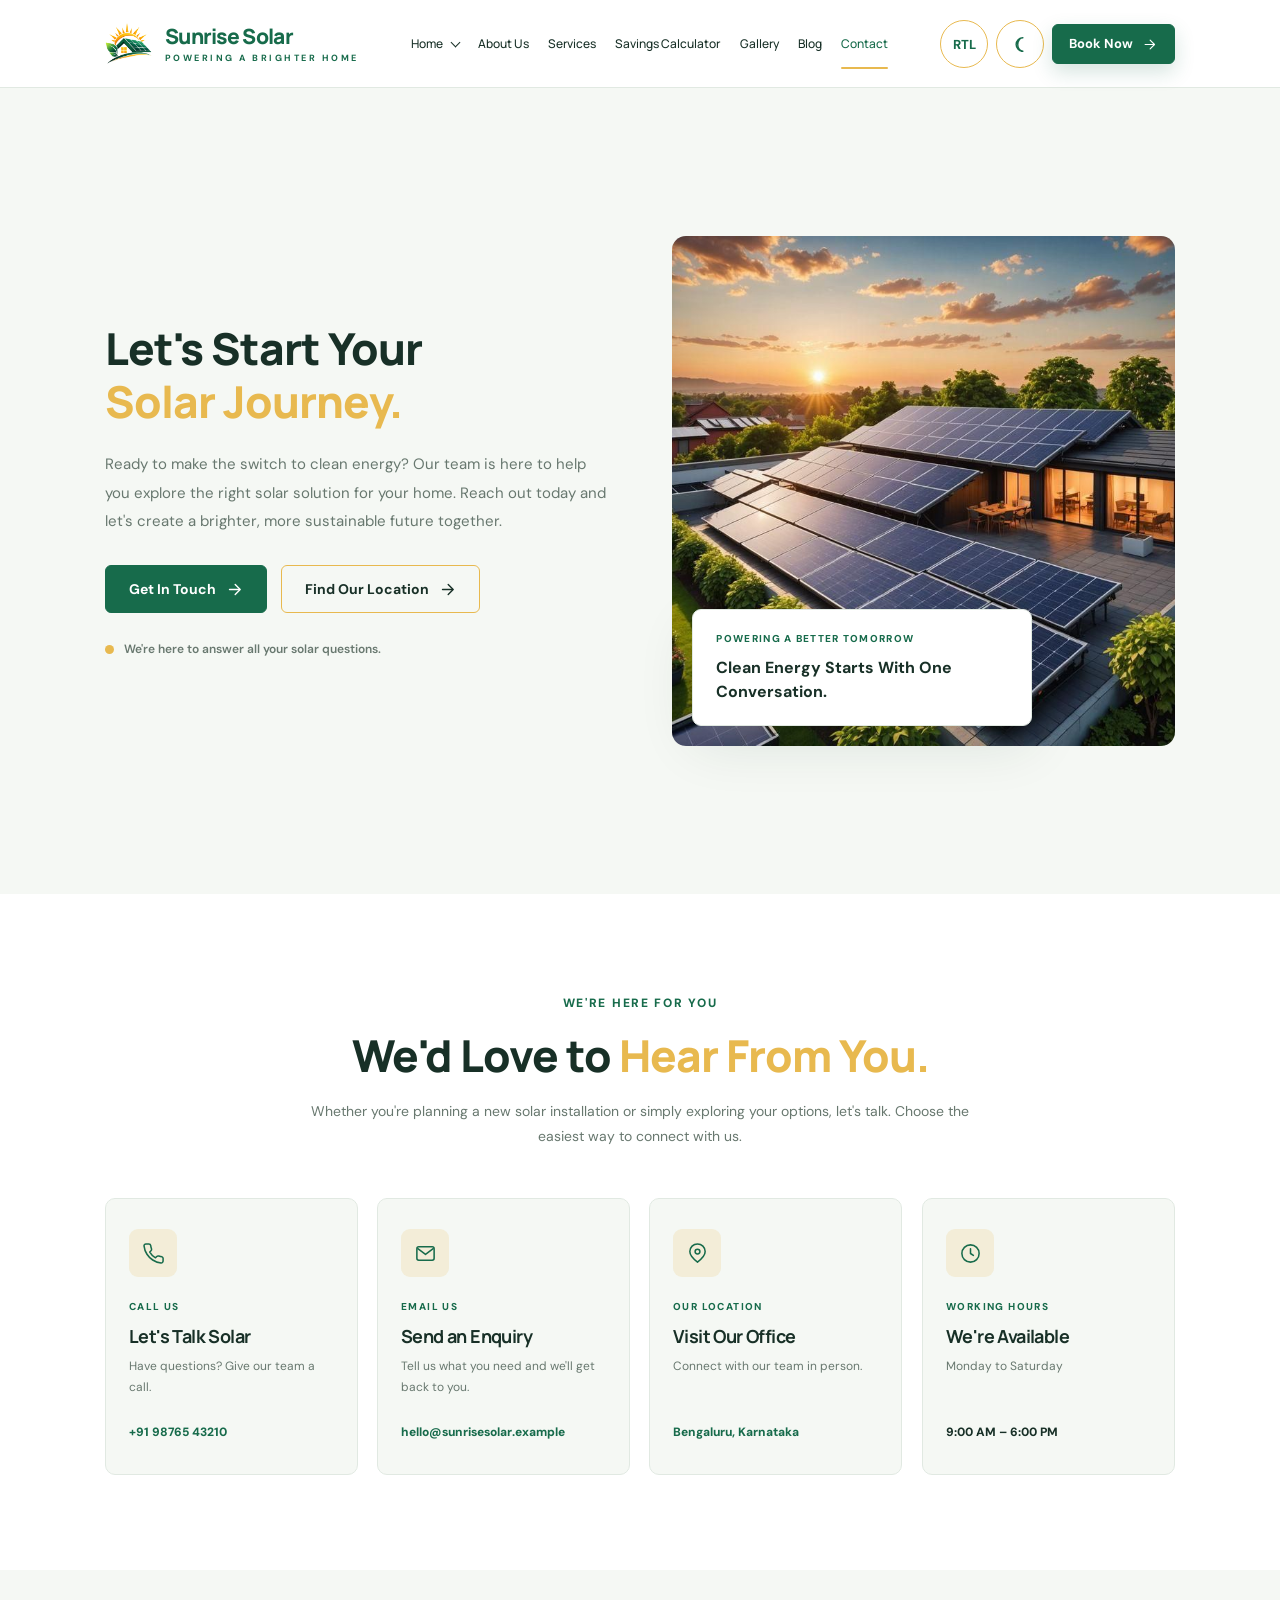
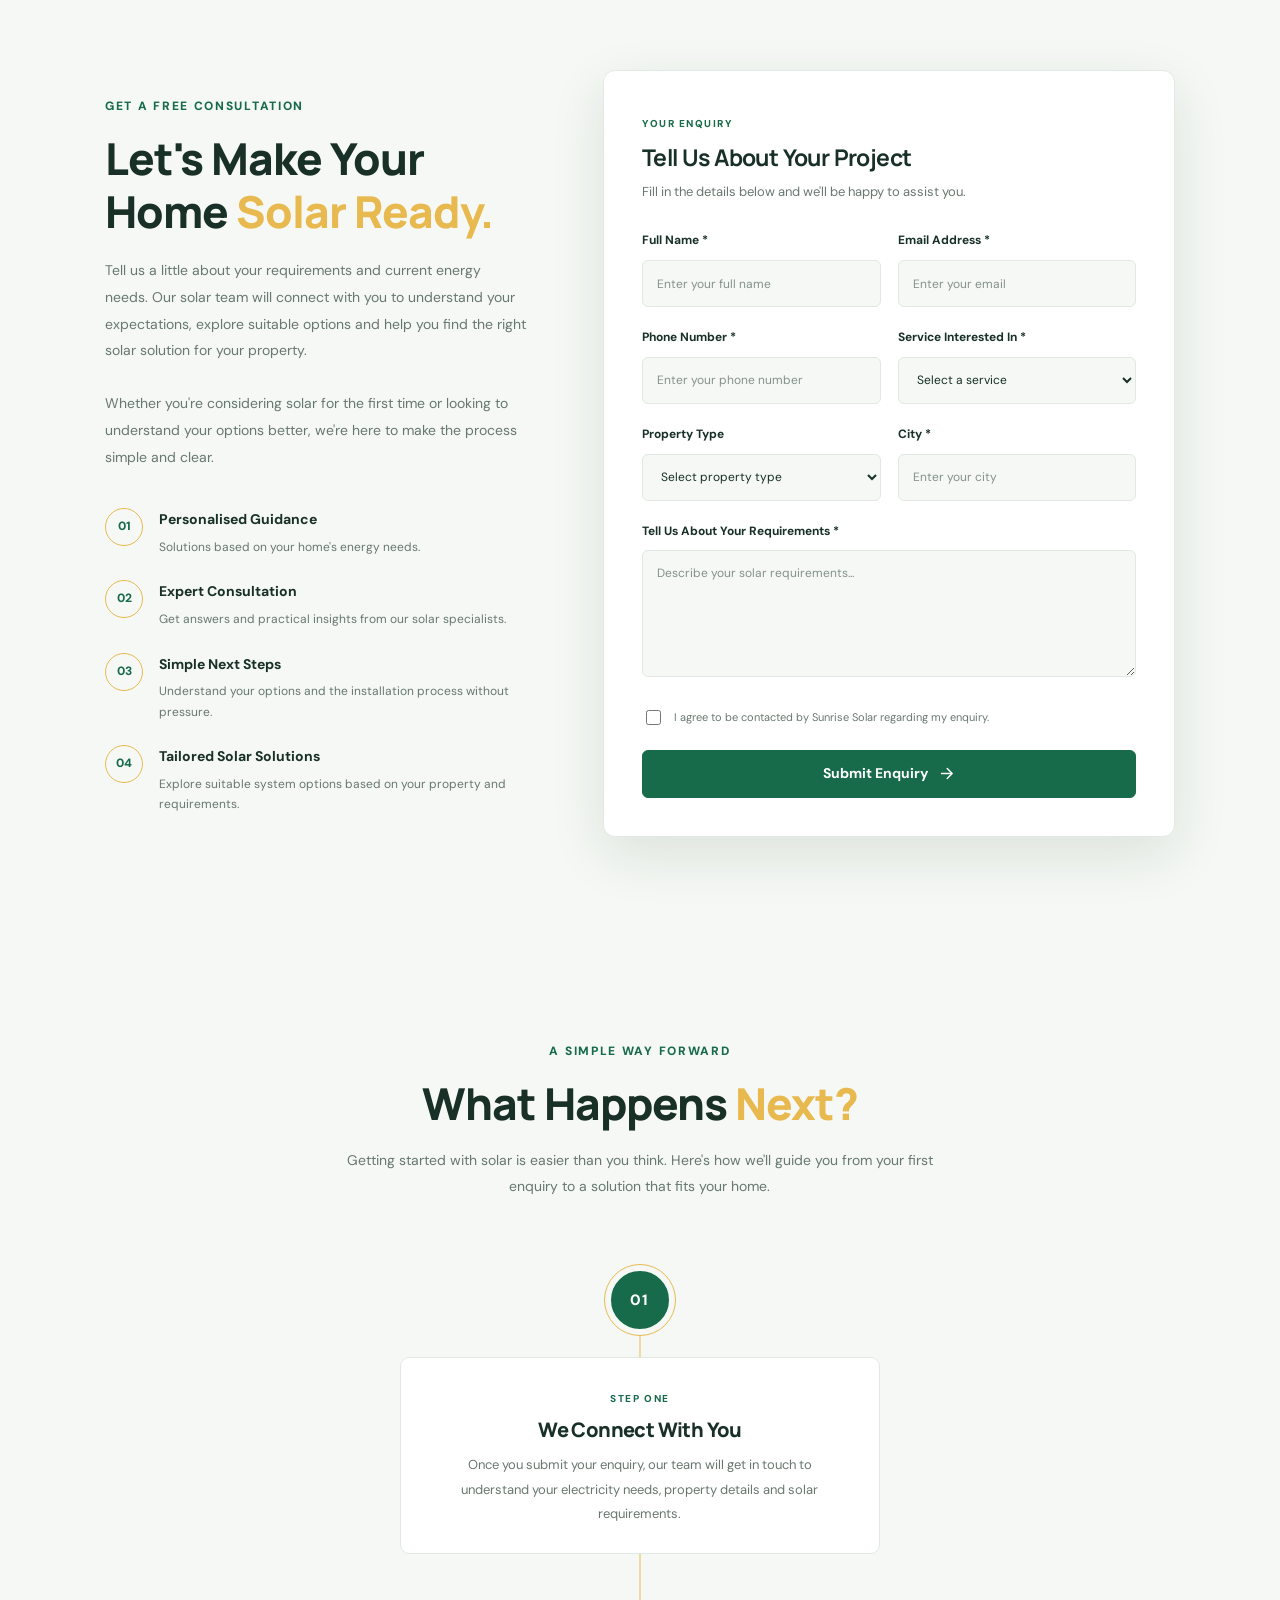
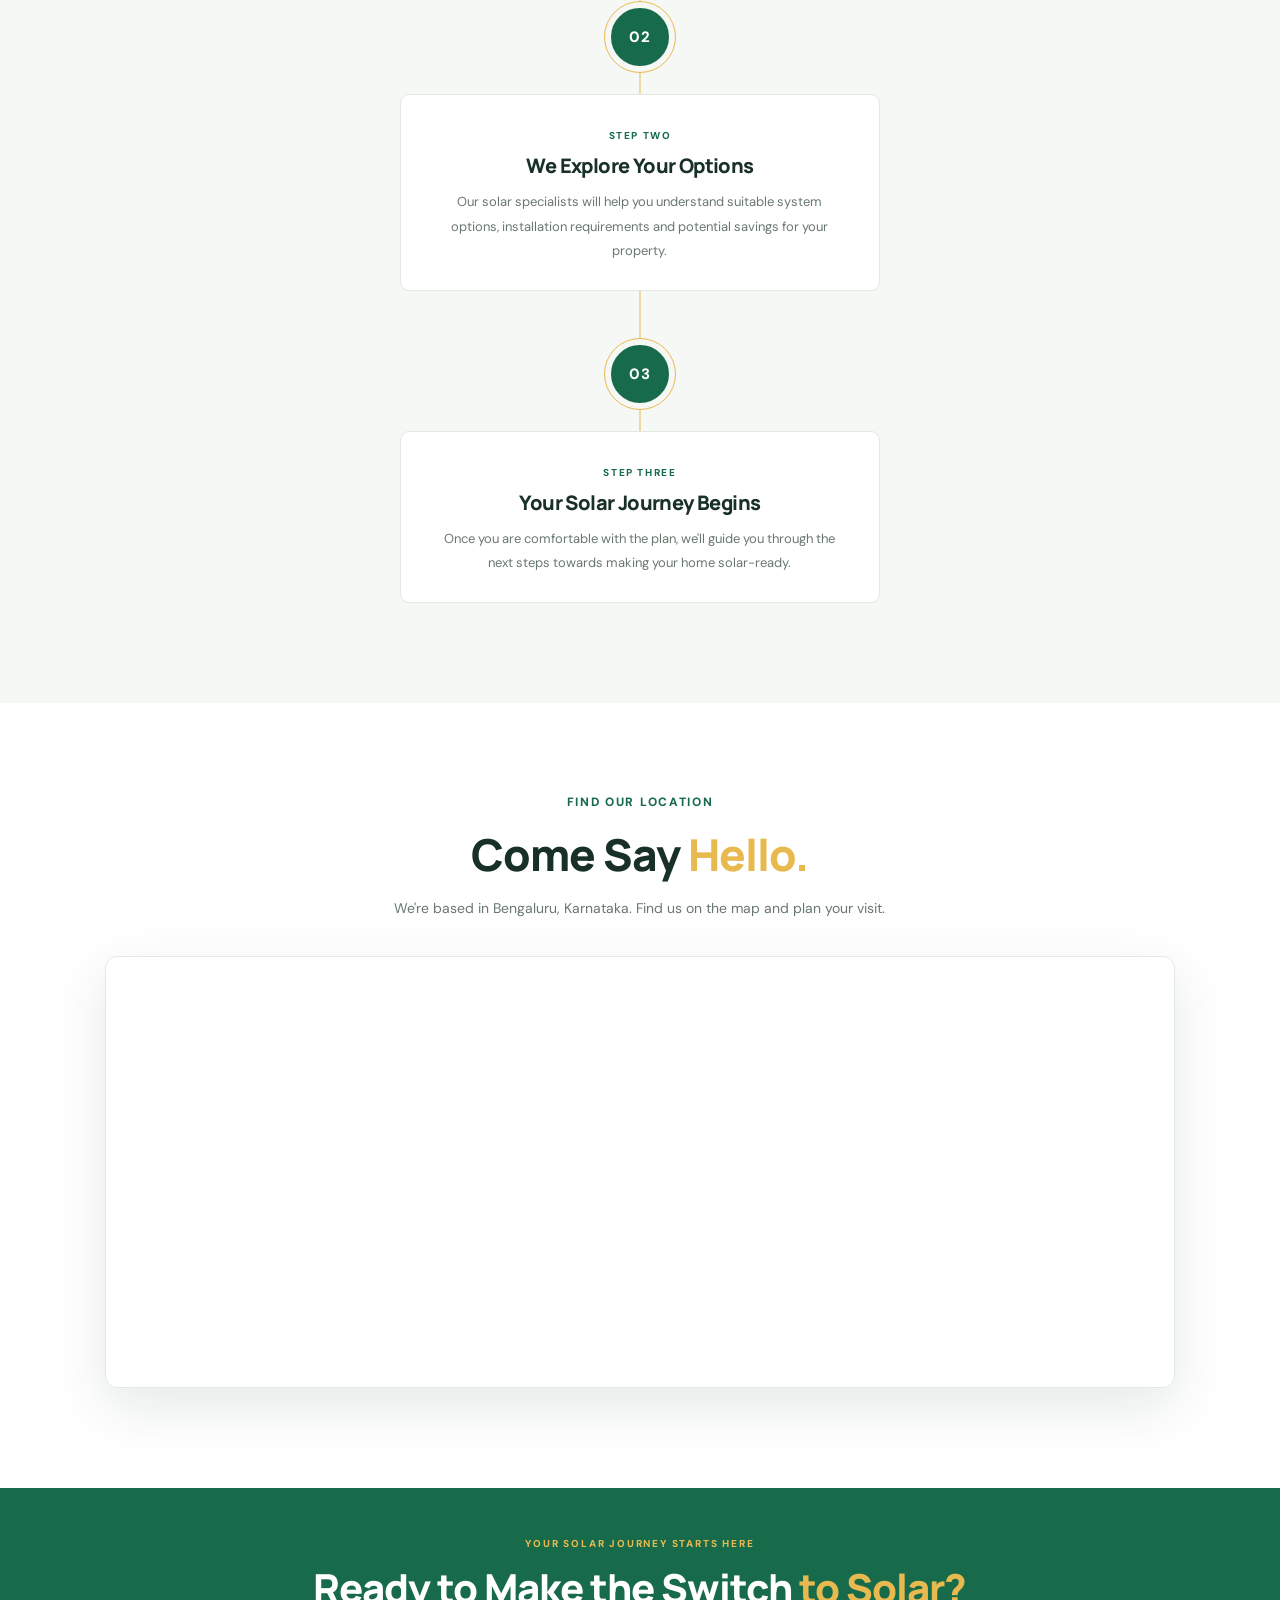
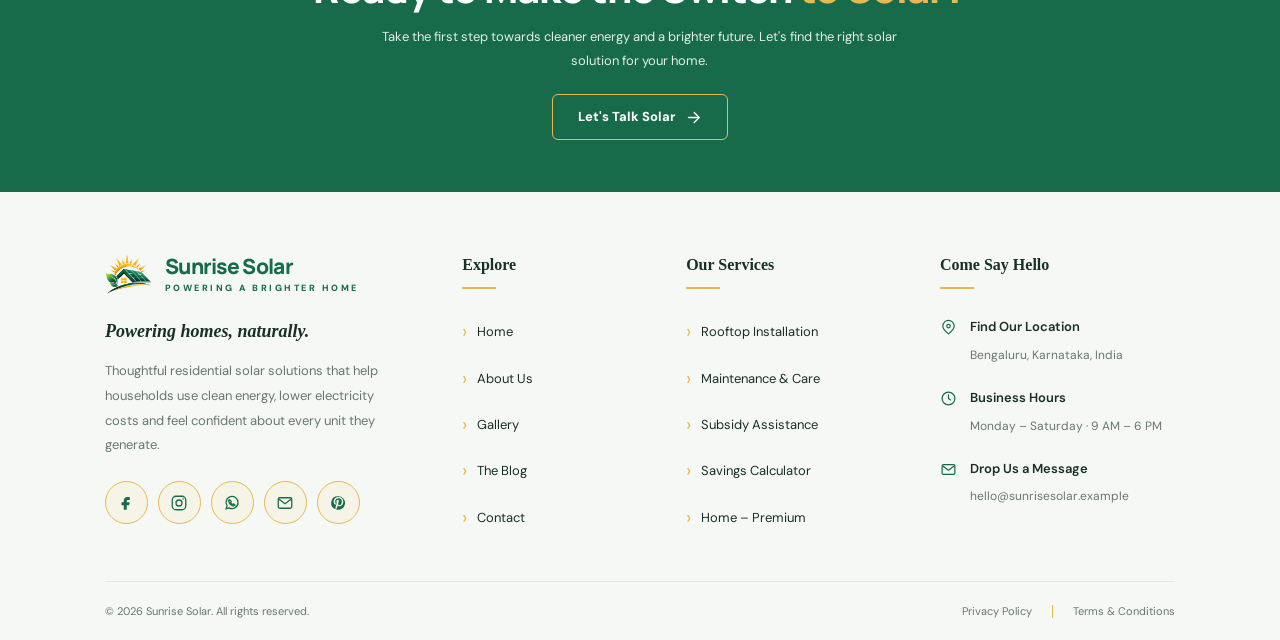
<file: pages/contact.html>
<!DOCTYPE html>
<html lang="en">

<head>
    <meta charset="UTF-8">
    <meta name="viewport" content="width=device-width, initial-scale=1">
    <meta name="theme-color" content="#176B4B">

    <title>Contact Us | Sunrise Solar</title>

    <meta name="description"
        content="Contact Sunrise Solar for residential solar installation, consultation and support.">

    <link rel="stylesheet" href="../assets/css/style.css">
    <link rel="stylesheet" href="../assets/css/contact.css">

    <link rel="icon" type="image/png"
        sizes="64x64" href="../assets/images/logo.jpg">

    <script src="../assets/js/contact.js" defer></script>

</head>

<body dir="ltr">

    <!-- ==================================
         HEADER
    =================================== -->

    <header class="site-header">

        <div class="container nav-wrap">

            <a class="brand" href="home1.html">

                <img src="../assets/images/logo.jpg"
                    alt="Sunrise Solar logo">

                <span>
                    Sunrise Solar
                    <small>POWERING A BRIGHTER HOME</small>
                </span>

            </a>


            <nav class="nav-links" aria-label="Main navigation">

                <div class="nav-home">

                    <a class="nav-home-label" href="home1.html">
                        Home
                        <span class="chevron" aria-hidden="true"></span>
                    </a>

                    <div class="home-dropdown">

                        <a href="home1.html">
                            Home – Classic
                        </a>

                        <a href="home2.html">
                            Home – Premium
                        </a>

                    </div>

                </div>

                <a class="nav-link" href="about.html">About Us</a>

                <a class="nav-link" href="services.html">Services</a>

                <a class="nav-link" href="calculator.html">
                    Savings Calculator
                </a>

                <a class="nav-link" href="gallery.html">Gallery</a>

                <a class="nav-link" href="blog.html">Blog</a>

                <a class="nav-link active" href="contact.html">
                    Contact
                </a>

            </nav>


            <div class="header-actions">

                <button class="icon-btn"
                    id="rtlToggle"
                    type="button"
                    aria-label="Toggle right to left">
                    RTL
                </button>


                <button class="icon-btn"
                    id="themeToggle"
                    type="button"
                    aria-label="Toggle dark theme"
                    title="Toggle dark theme">

                    <svg class="moon-icon"
                        xmlns="http://www.w3.org/2000/svg"
                        width="19"
                        height="19"
                        viewBox="0 0 24 24"
                        fill="none"
                        stroke="currentColor"
                        stroke-width="1.8"
                        stroke-linecap="round"
                        stroke-linejoin="round">

                        <path d="M15 3.5
                            A8.5 8.5 0 1 0 15 20.5
                            A6.5 8.5 0 0 1 15 3.5Z"/>

                    </svg>

                </button>


                <a class="btn btn-primary" href="#contact-form">

                    Book Now

                    <svg class="btn-arrow"
                        viewBox="0 0 24 24"
                        width="16"
                        height="16"
                        fill="none"
                        stroke="currentColor"
                        stroke-width="2"
                        stroke-linecap="round"
                        stroke-linejoin="round"
                        aria-hidden="true">

                        <path d="M5 12h14"/>
                        <path d="M13 5l7 7-7 7"/>

                    </svg>

                </a>

            </div>


            <button class="menu-btn"
                type="button"
                aria-label="Open menu"
                aria-expanded="false">

                <svg viewBox="0 0 24 24"
                    width="24"
                    height="24"
                    fill="none"
                    stroke="currentColor"
                    stroke-width="2"
                    stroke-linecap="round">

                    <path d="M4 6h16"/>
                    <path d="M4 12h16"/>
                    <path d="M4 18h16"/>

                </svg>

            </button>

        </div>

    </header>



    <!-- ==================================
         MAIN CONTACT PAGE
    =================================== -->

    <main class="contact-page">


        <!-- ==================================
             1. CONTACT HERO
        =================================== -->

        <section class="contact-hero">

            <div class="container contact-hero-grid">


                <!-- LEFT CONTENT -->

                <div class="contact-hero-content">

                    

                    <h1>
                        Let's Start Your
                        <span>Solar Journey.</span>
                    </h1>

                    <p>
                        Ready to make the switch to clean energy?
                        Our team is here to help you explore the
                        right solar solution for your home.

                        Reach out today and let's create a brighter,
                        more sustainable future together.
                    </p>


                    <div class="contact-hero-actions">

                        <a href="#contact-form"
                            class="contact-btn contact-btn-primary">

                            Get In Touch

                            <svg viewBox="0 0 24 24"
                                width="17"
                                height="17"
                                fill="none"
                                stroke="currentColor"
                                stroke-width="2"
                                stroke-linecap="round"
                                stroke-linejoin="round"
                                aria-hidden="true">

                                <path d="M5 12h14"/>
                                <path d="M13 5l7 7-7 7"/>

                            </svg>

                        </a>


                        <a href="#contact-location"
                            class="contact-btn contact-btn-secondary">

                            Find Our Location

                            <svg viewBox="0 0 24 24"
                                width="17"
                                height="17"
                                fill="none"
                                stroke="currentColor"
                                stroke-width="2"
                                stroke-linecap="round"
                                stroke-linejoin="round"
                                aria-hidden="true">

                                <path d="M5 12h14"/>
                                <path d="M13 5l7 7-7 7"/>

                            </svg>

                        </a>

                    </div>


                    <div class="contact-hero-note">

                        <span class="contact-note-dot"></span>

                        <span>
                            We're here to answer all your solar questions.
                        </span>

                    </div>

                </div>



                <!-- RIGHT IMAGE -->

                <div class="contact-hero-image">

                    <img
                        src="../assets/images/img6.jpg"
                        alt="Solar panels installed on a residential rooftop">


                    <div class="contact-image-card">

                        <span>POWERING A BETTER TOMORROW</span>

                        <strong>
                            Clean Energy Starts With One Conversation.
                        </strong>

                    </div>

                </div>

            </div>

        </section>



        <!-- ==================================
             2. CONTACT INFORMATION
        =================================== -->

        <section class="contact-info-section">

            <div class="container">


                <div class="contact-section-heading">

                    <span class="contact-eyebrow">
                        WE'RE HERE FOR YOU
                    </span>

                    <h2>
                        We'd Love to <span>Hear From You.</span>
                    </h2>

                    <p>
                        Whether you're planning a new solar installation
                        or simply exploring your options, let's talk.
                        Choose the easiest way to connect with us.
                    </p>

                </div>



                <div class="contact-info-grid">


                    <!-- PHONE -->

                    <div class="contact-info-card">

                        <div class="contact-info-icon">

                            <svg viewBox="0 0 24 24"
                                aria-hidden="true">

                                <path d="M22 16.9v3a2 2 0 0 1-2.2 2
                                    19.8 19.8 0 0 1-8.6-3.1
                                    19.4 19.4 0 0 1-6-6
                                    19.8 19.8 0 0 1-3.1-8.7
                                    A2 2 0 0 1 4.1 2h3
                                    a2 2 0 0 1 2 1.7
                                    c.1 1.2.4 2.3.8 3.4
                                    a2 2 0 0 1-.5 2.1L8.1 10.5
                                    a16 16 0 0 0 6 6l1.3-1.3
                                    a2 2 0 0 1 2.1-.5
                                    c1.1.4 2.2.7 3.4.8
                                    a2 2 0 0 1 1.1 1.4Z"/>

                            </svg>

                        </div>

                        <span>CALL US</span>

                        <h3>Let's Talk Solar</h3>

                        <p>
                            Have questions? Give our team a call.
                        </p>

                        <a href="tel:+919876543210">
                            +91 98765 43210
                        </a>

                    </div>



                    <!-- EMAIL -->

                    <div class="contact-info-card">

                        <div class="contact-info-icon">

                            <svg viewBox="0 0 24 24"
                                aria-hidden="true">

                                <rect x="3" y="5"
                                    width="18" height="14" rx="2"/>

                                <path d="m4 7 8 6 8-6"/>

                            </svg>

                        </div>

                        <span>EMAIL US</span>

                        <h3>Send an Enquiry</h3>

                        <p>
                            Tell us what you need and we'll get back to you.
                        </p>

                        <a href="mailto:hello@sunrisesolar.example">
                            hello@sunrisesolar.example
                        </a>

                    </div>



                    <!-- LOCATION -->

                    <div class="contact-info-card">

                        <div class="contact-info-icon">

                            <svg viewBox="0 0 24 24"
                                aria-hidden="true">

                                <path d="M20 10c0 5-8 11-8 11
                                    S4 15 4 10a8 8 0 1 1 16 0Z"/>

                                <circle cx="12" cy="10" r="2.5"/>

                            </svg>

                        </div>

                        <span>OUR LOCATION</span>

                        <h3>Visit Our Office</h3>

                        <p>
                            Connect with our team in person.
                        </p>

                        <a href="#contact-location">
                            Bengaluru, Karnataka
                        </a>

                    </div>



                    <!-- WORKING HOURS -->

                    <div class="contact-info-card">

                        <div class="contact-info-icon">

                            <svg viewBox="0 0 24 24"
                                aria-hidden="true">

                                <circle cx="12" cy="12" r="9"/>

                                <path d="M12 7v5l3 2"/>

                            </svg>

                        </div>

                        <span>WORKING HOURS</span>

                        <h3>We're Available</h3>

                        <p>
                            Monday to Saturday
                        </p>

                        <strong class="contact-hours">
                            9:00 AM – 6:00 PM
                        </strong>

                    </div>


                </div>

            </div>

        </section>



        <!-- ==================================
             3. CONTACT FORM
        =================================== -->

        <section class="contact-form-section"
            id="contact-form">

            <div class="container contact-form-grid">


                <!-- LEFT CONTENT -->

<div class="contact-form-content">

    <span class="contact-eyebrow">
        GET A FREE CONSULTATION
    </span>

    <h2>
        Let's Make Your Home
        <span>Solar Ready.</span>
    </h2>

    <p>
        Tell us a little about your requirements and
        current energy needs. Our solar team will connect
        with you to understand your expectations, explore
        suitable options and help you find the right
        solar solution for your property.

        <br><br>

        Whether you're considering solar for the first time
        or looking to understand your options better,
        we're here to make the process simple and clear.
    </p>

    <div class="contact-benefits">

        <div>
            <span>01</span>
            <p>
                <strong>Personalised Guidance</strong>
                Solutions based on your home's
                energy needs.
            </p>
        </div>

        <div>
            <span>02</span>
            <p>
                <strong>Expert Consultation</strong>
                Get answers and practical insights
                from our solar specialists.
            </p>
        </div>

        <div>
            <span>03</span>
            <p>
                <strong>Simple Next Steps</strong>
                Understand your options and the
                installation process without pressure.
            </p>
        </div>

        <div>
            <span>04</span>
            <p>
                <strong>Tailored Solar Solutions</strong>
                Explore suitable system options
                based on your property and requirements.
            </p>
        </div>

    </div>

</div>
                <!-- RIGHT FORM -->

                <div class="contact-form-card">


                    <div class="contact-form-heading">

                        <span>YOUR ENQUIRY</span>

                        <h3>Tell Us About Your Project</h3>

                        <p>
                            Fill in the details below and we'll be
                            happy to assist you.
                        </p>

                    </div>



                    <form id="solarContactForm" novalidate>

                        <div class="contact-input-grid">


                            <div class="contact-field">

                                <label for="contactName">
                                    Full Name *
                                </label>

                                <input
                                    type="text"
                                    id="contactName"
                                    name="name"
                                    placeholder="Enter your full name"
                                    required>

                            </div>



                            <div class="contact-field">

                                <label for="contactEmail">
                                    Email Address *
                                </label>

                                <input
                                    type="email"
                                    id="contactEmail"
                                    name="email"
                                    placeholder="Enter your email"
                                    required>

                            </div>



                            <div class="contact-field">

                                <label for="contactPhone">
                                    Phone Number *
                                </label>

                                <input
                                    type="tel"
                                    id="contactPhone"
                                    name="phone"
                                    placeholder="Enter your phone number"
                                    pattern="[0-9+\-\s()]{10,15}"
                                    required>

                            </div>



                            <div class="contact-field">

                                <label for="solarService">
                                    Service Interested In *
                                </label>

                                <select
                                    id="solarService"
                                    name="service"
                                    required>

                                    <option value="">
                                        Select a service
                                    </option>

                                    <option value="Residential Solar Installation">
                                        Residential Solar Installation
                                    </option>

                                    <option value="Solar Panel Maintenance">
                                        Solar Panel Maintenance
                                    </option>

                                    <option value="Solar Consultation">
                                        Solar Consultation
                                    </option>

                                    <option value="Solar Subsidy Assistance">
                                        Solar Subsidy Assistance
                                    </option>

                                    <option value="Other">
                                        Other Enquiry
                                    </option>

                                </select>

                            </div>



                            <div class="contact-field">

                                <label for="propertyType">
                                    Property Type
                                </label>

                                <select
                                    id="propertyType"
                                    name="property">

                                    <option value="">
                                        Select property type
                                    </option>

                                    <option value="Independent House">
                                        Independent House
                                    </option>

                                    <option value="Apartment">
                                        Apartment
                                    </option>

                                    <option value="Villa">
                                        Villa
                                    </option>

                                    <option value="Commercial Property">
                                        Commercial Property
                                    </option>

                                </select>

                            </div>



                            <div class="contact-field">

                                <label for="contactCity">
                                    City *
                                </label>

                                <input
                                    type="text"
                                    id="contactCity"
                                    name="city"
                                    placeholder="Enter your city"
                                    required>

                            </div>



                            <div class="contact-field contact-field-full">

                                <label for="contactMessage">
                                    Tell Us About Your Requirements *
                                </label>

                                <textarea
                                    id="contactMessage"
                                    name="message"
                                    rows="5"
                                    placeholder="Describe your solar requirements..."
                                    required></textarea>

                            </div>


                        </div>



                        <label class="contact-consent">

                            <input
                                type="checkbox"
                                id="contactConsent"
                                required>

                            <span>
                                I agree to be contacted by Sunrise Solar
                                regarding my enquiry.
                            </span>

                        </label>



                        <button
                            type="submit"
                            class="contact-btn contact-btn-primary contact-submit">

                            Submit Enquiry

                            <svg viewBox="0 0 24 24"
                                width="17"
                                height="17"
                                fill="none"
                                stroke="currentColor"
                                stroke-width="2"
                                stroke-linecap="round"
                                stroke-linejoin="round"
                                aria-hidden="true">

                                <path d="M5 12h14"/>
                                <path d="M13 5l7 7-7 7"/>

                            </svg>

                        </button>



                        <p
                            class="contact-form-message"
                            id="contactFormMessage"
                            role="status"
                            aria-live="polite">
                        </p>


                    </form>

                </div>

            </div>

        </section>


<!-- ==========================================
     4. WHAT HAPPENS NEXT SECTION
========================================== -->

<section class="contact-process-section">

    <div class="container">

        <div class="contact-process-heading">

            <span class="contact-eyebrow">
                A SIMPLE WAY FORWARD
            </span>

            <h2>
                What Happens <span>Next?</span>
            </h2>

            <p>
                Getting started with solar is easier than you think.
                Here's how we'll guide you from your first enquiry
                to a solution that fits your home.
            </p>

        </div>


        <div class="contact-process-timeline">

            <!-- STEP 01 -->

            <div class="contact-process-step">

                <div class="contact-process-number">
                    01
                </div>

                <div class="contact-process-content">

                    <span>STEP ONE</span>

                    <h3>We Connect With You</h3>

                    <p>
                        Once you submit your enquiry, our team
                        will get in touch to understand your
                        electricity needs, property details
                        and solar requirements.
                    </p>

                </div>

            </div>


            <!-- STEP 02 -->

            <div class="contact-process-step">

                <div class="contact-process-number">
                    02
                </div>

                <div class="contact-process-content">

                    <span>STEP TWO</span>

                    <h3>We Explore Your Options</h3>

                    <p>
                        Our solar specialists will help you
                        understand suitable system options,
                        installation requirements and potential
                        savings for your property.
                    </p>

                </div>

            </div>


            <!-- STEP 03 -->

            <div class="contact-process-step">

                <div class="contact-process-number">
                    03
                </div>

                <div class="contact-process-content">

                    <span>STEP THREE</span>

                    <h3>Your Solar Journey Begins</h3>

                    <p>
                        Once you are comfortable with the plan,
                        we'll guide you through the next steps
                        towards making your home solar-ready.
                    </p>

                </div>

            </div>

        </div>

    </div>

</section>


        <!-- ==================================
             4. LOCATION / GOOGLE MAP
        =================================== -->

        <section class="contact-location-section"
            id="contact-location">

            <div class="container">


                <div class="contact-location-heading">

                    <div>

                        <span class="contact-eyebrow">
                            FIND OUR LOCATION
                        </span>

                        <h2>
                            Come Say <span>Hello.</span>
                        </h2>

                        <p>
                            We're based in Bengaluru, Karnataka.
                            Find us on the map and plan your visit.
                        </p>

                    </div>



                    
                </div>



                <div class="contact-map">

                    <iframe
                        src="https://www.google.com/maps?q=Bengaluru%2C%20Karnataka%2C%20India&output=embed"
                        width="100%"
                        height="430"
                        style="border:0;"
                        loading="lazy"
                        referrerpolicy="no-referrer-when-downgrade"
                        title="Bengaluru location map">
                    </iframe>

                </div>


            </div>

        </section>


<!-- ==========================================
     5. CONTACT PAGE FINAL CTA
========================================== -->

<section class="contact-cta-section">

    <div class="container">

        <div class="contact-cta-content">

            <span class="contact-cta-eyebrow">
                YOUR SOLAR JOURNEY STARTS HERE
            </span>

            <h2>
                Ready to Make the Switch
                <span>to Solar?</span>
            </h2>

            <p>
                Take the first step towards cleaner energy
                and a brighter future. Let's find the right
                solar solution for your home.
            </p>

            <a href="#contact-form"
                class="contact-btn contact-btn-secondary contact-cta-button">

                Let's Talk Solar

                <svg viewBox="0 0 24 24"
                    width="17"
                    height="17"
                    fill="none"
                    stroke="currentColor"
                    stroke-width="2"
                    stroke-linecap="round"
                    stroke-linejoin="round"
                    aria-hidden="true">

                    <path d="M5 12h14"/>
                    <path d="M13 5l7 7-7 7"/>

                </svg>

            </a>

        </div>

    </div>

</section>

    </main>



    <!-- ==================================
         FOOTER
    =================================== -->

    <footer class="footer">

        <div class="container">

            <div class="footer-grid">


                <!-- FOOTER BRAND -->

                <div class="footer-brand">

                    <a class="brand" href="home1.html">

                        <img src="../assets/images/logo.jpg"
                            alt="Sunrise Solar logo">

                        <span>
                            Sunrise Solar
                            <small>POWERING A BRIGHTER HOME</small>
                        </span>

                    </a>


                    <h3>Powering homes, naturally.</h3>

                    <p>
                        Thoughtful residential solar solutions that
                        help households use clean energy, lower
                        electricity costs and feel confident about
                        every unit they generate.
                    </p>


                    <div class="social-links"
                        aria-label="Social links">

                        <a href="#" aria-label="Facebook">
                            <svg viewBox="0 0 24 24">
                                <path d="M14 8h3V4h-3c-3 0-5 2-5 5v2H6v4h3v6h4v-6h3l1-4h-4V9c0-.7.3-1 1-1z"/>
                            </svg>
                        </a>


                        <a href="#" aria-label="Instagram">
                            <svg viewBox="0 0 24 24">
                                <rect x="3" y="3"
                                    width="18" height="18" rx="5"/>
                                <circle cx="12" cy="12" r="4"/>
                                <circle class="icon-fill"
                                    cx="17.5" cy="6.8" r="1"/>
                            </svg>
                        </a>


                        <a href="https://wa.me/919876543210"
                            aria-label="WhatsApp"
                            target="_blank"
                            rel="noopener">

                            <svg viewBox="0 0 24 24">
                                <path d="M20 11.5a8 8 0 0 1-11.8 7L4 20l1.5-4.1A8 8 0 1 1 20 11.5Z"/>
                                <path d="M9 8.5c.3-.5.6-.5.9-.1l1 1.5c.2.3.1.6-.2.9l-.5.5c.6 1.2 1.5 2.1 2.7 2.7l.5-.5c.3-.3.6-.4.9-.2l1.5 1c.4.3.4.6-.1.9-.6.6-1.4.8-2.2.6-2.7-.7-5.2-3.2-5.9-5.9-.2-.8 0-1.6.6-2.2Z"/>
                            </svg>

                        </a>


                        <a href="mailto:hello@sunrisesolar.example"
                            aria-label="Email">

                            <svg viewBox="0 0 24 24">
                                <rect x="3" y="5"
                                    width="18" height="14" rx="2"/>
                                <path d="m4 7 8 6 8-6"/>
                            </svg>

                        </a>


                        <a href="#" aria-label="Pinterest">

                            <svg viewBox="0 0 24 24">
                                <path d="M12 3a9 9 0 0 0-3.3 17.4c-.1-1.2 0-2.5.3-3.7l1.2-5s-.3-.6-.3-1.5c0-1.4.8-2.5 1.9-2.5.9 0 1.3.7 1.3 1.5 0 .9-.6 2.3-.9 3.6-.3 1.1.5 2 1.6 2 1.9 0 3.3-2 3.3-4.9 0-2.5-1.8-4.2-4.3-4.2-2.9 0-4.6 2.2-4.6 4.4 0 .9.3 1.9.8 2.4.1.2.2.3.1.5l-.3 1c-.1.3-.2.4-.5.2-1.3-.6-2.1-2.4-2.1-3.9 0-3.2 2.3-6.2 6.7-6.2 3.5 0 6.2 2.5 6.2 5.8 0 3.5-2.2 6.4-5.2 6.4-1 0-2-.5-2.3-1.1l-.7 2.6c-.3 1-.9 2-1.4 2.7A9 9 0 1 0 12 3Z"/>
                            </svg>

                        </a>

                    </div>

                </div>



                <!-- EXPLORE -->

                <div class="footer-column">

                    <h4>Explore</h4>

                    <div class="footer-links">

                        <a href="home1.html">Home</a>
                        <a href="about.html">About Us</a>
                        <a href="gallery.html">Gallery</a>
                        <a href="blog.html">The Blog</a>
                        <a href="contact.html">Contact</a>

                    </div>

                </div>



                <!-- SERVICES -->

                <div class="footer-column">

                    <h4>Our Services</h4>

                    <div class="footer-links">

                        <a href="services.html">Rooftop Installation</a>
                        <a href="services.html">Maintenance &amp; Care</a>
                        <a href="services.html">Subsidy Assistance</a>
                        <a href="calculator.html">Savings Calculator</a>
                        <a href="home2.html">Home – Premium</a>

                    </div>

                </div>



                <!-- CONTACT -->

                <div class="footer-column">

                    <h4>Come Say Hello</h4>

                    <div class="footer-contact">


                        <div class="footer-contact-item">

                            <svg viewBox="0 0 24 24">
                                <path d="M20 10c0 5-8 11-8 11S4 15 4 10a8 8 0 1 1 16 0Z"/>
                                <circle cx="12" cy="10" r="2.5"/>
                            </svg>

                            <div>

                                <a href="https://www.google.com/maps/search/?api=1&query=Bengaluru+Karnataka+India"
                                    target="_blank"
                                    rel="noopener">

                                    Find Our Location

                                </a>

                                <span>Bengaluru, Karnataka, India</span>

                            </div>

                        </div>



                        <div class="footer-contact-item">

                            <svg viewBox="0 0 24 24">
                                <circle cx="12" cy="12" r="9"/>
                                <path d="M12 7v5l3 2"/>
                            </svg>

                            <div>

                                <strong>Business Hours</strong>

                                <span>Monday – Saturday · 9 AM – 6 PM</span>

                            </div>

                        </div>



                        <div class="footer-contact-item">

                            <svg viewBox="0 0 24 24">
                                <rect x="3" y="5"
                                    width="18" height="14" rx="2"/>
                                <path d="m4 7 8 6 8-6"/>
                            </svg>

                            <div>

                                <a href="mailto:hello@sunrisesolar.example">
                                    Drop Us a Message
                                </a>

                                <span>hello@sunrisesolar.example</span>

                            </div>

                        </div>


                    </div>

                </div>


            </div>



            <!-- FOOTER BOTTOM -->

            <div class="footer-bottom">

                <span>
                    © 2026 Sunrise Solar. All rights reserved.
                </span>

                <span>

                    <a href="#">Privacy Policy</a>

                    <i></i>

                    <a href="#">Terms &amp; Conditions</a>

                </span>

            </div>


        </div>

    </footer>



    <!-- MAIN JAVASCRIPT -->

    <script src="../assets/js/main.js" defer></script>

</body>

</html>
</file>
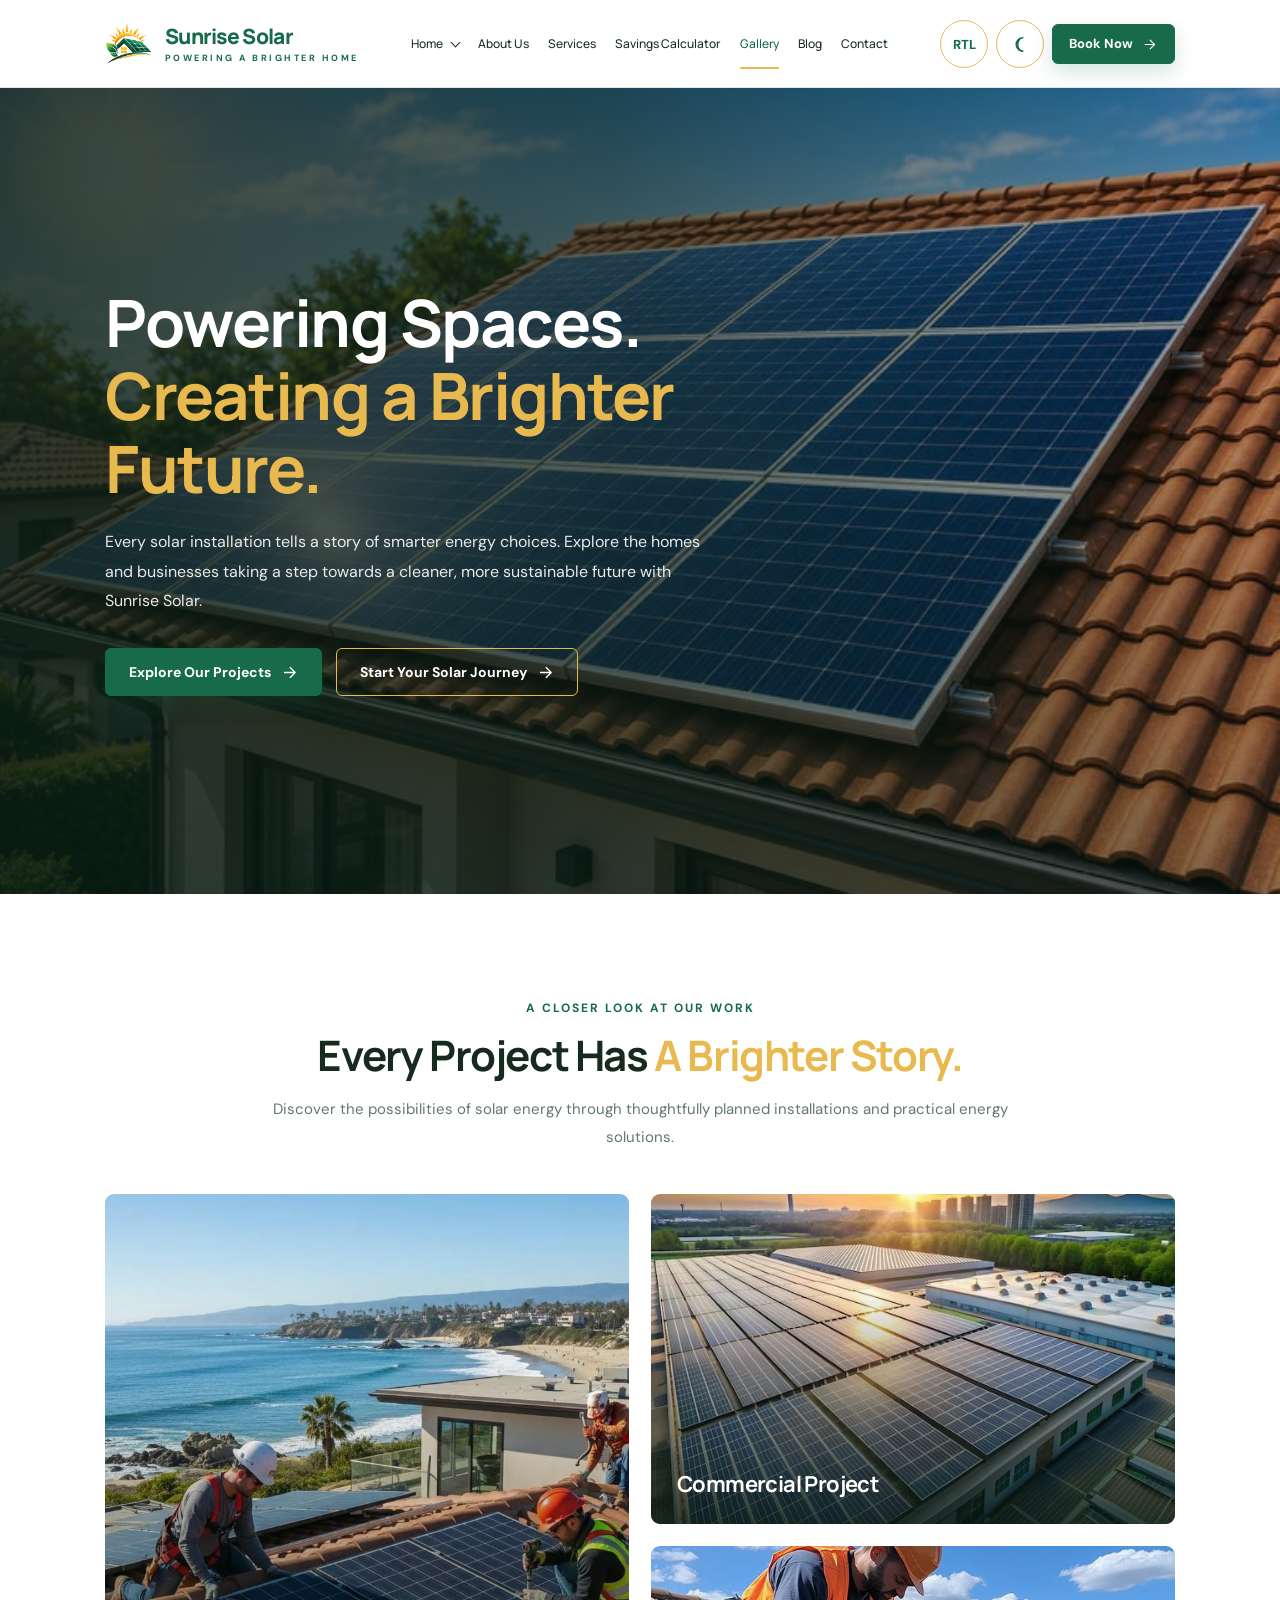
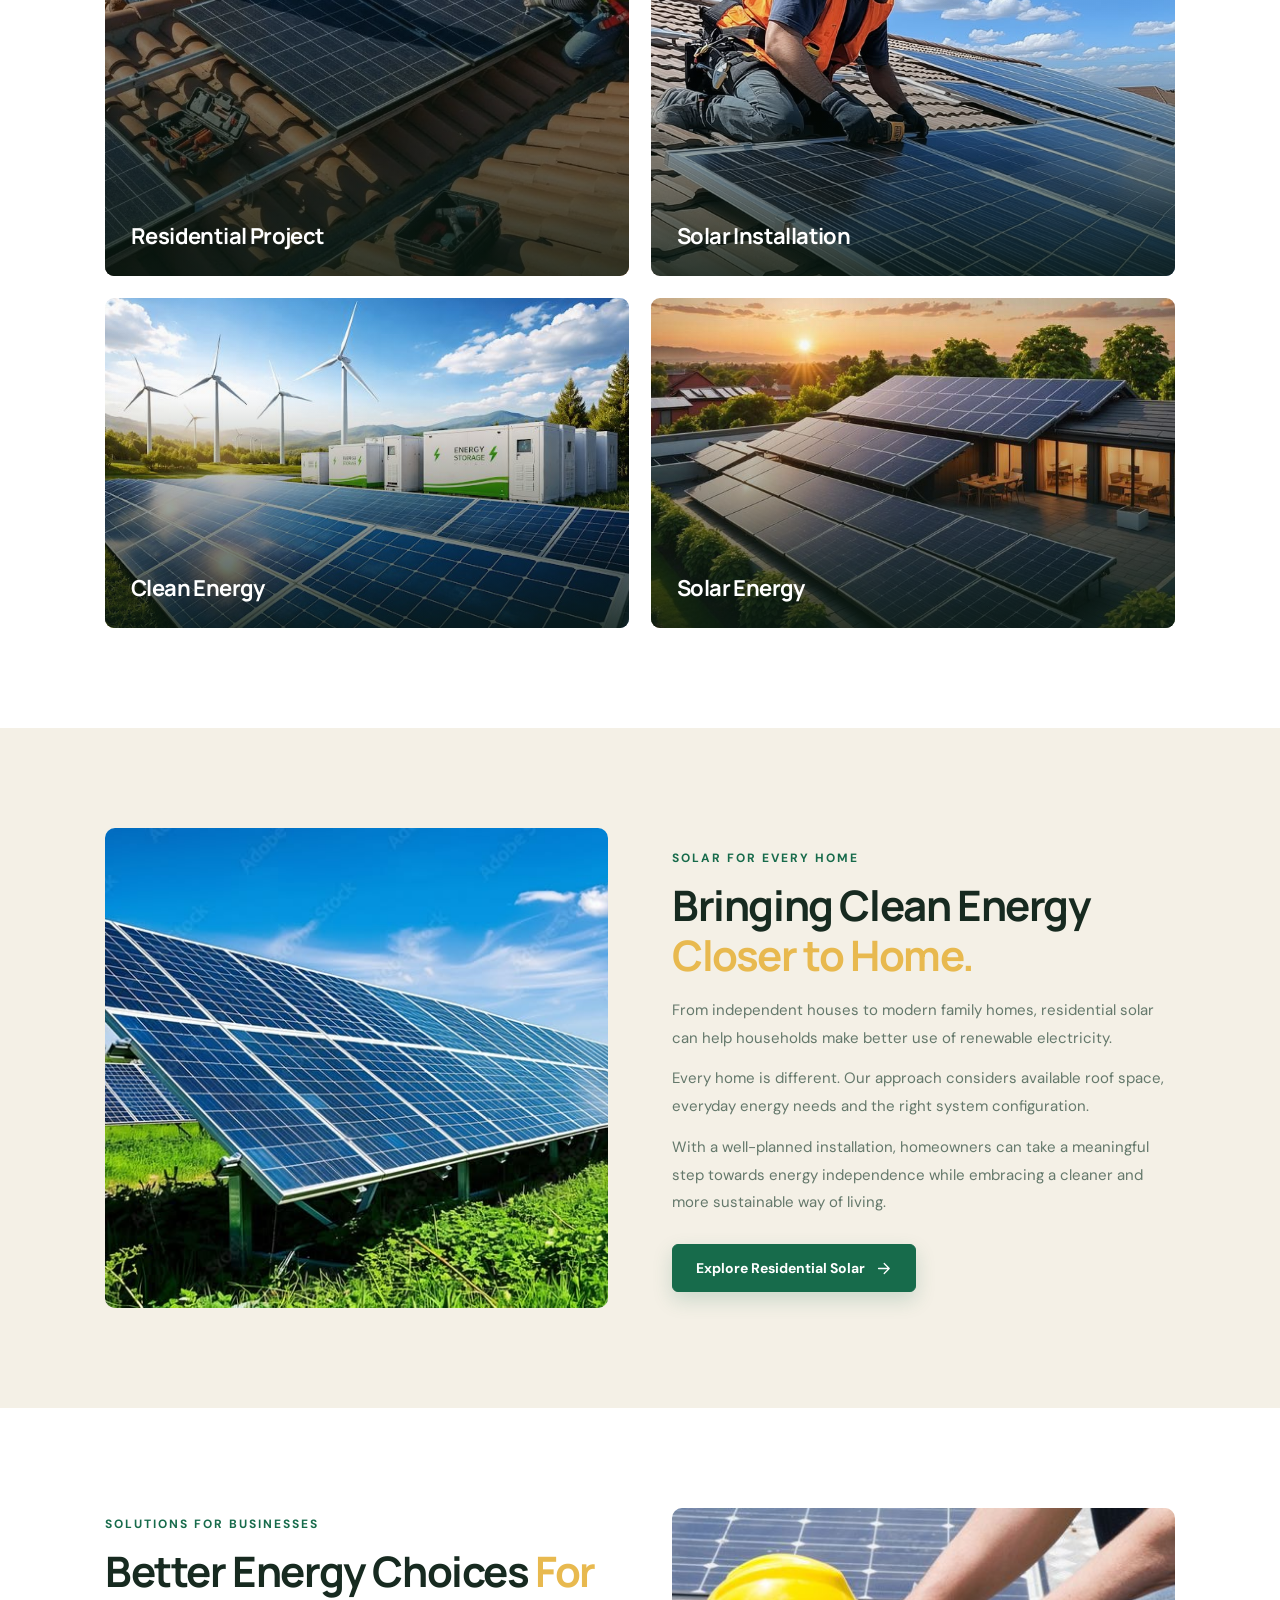
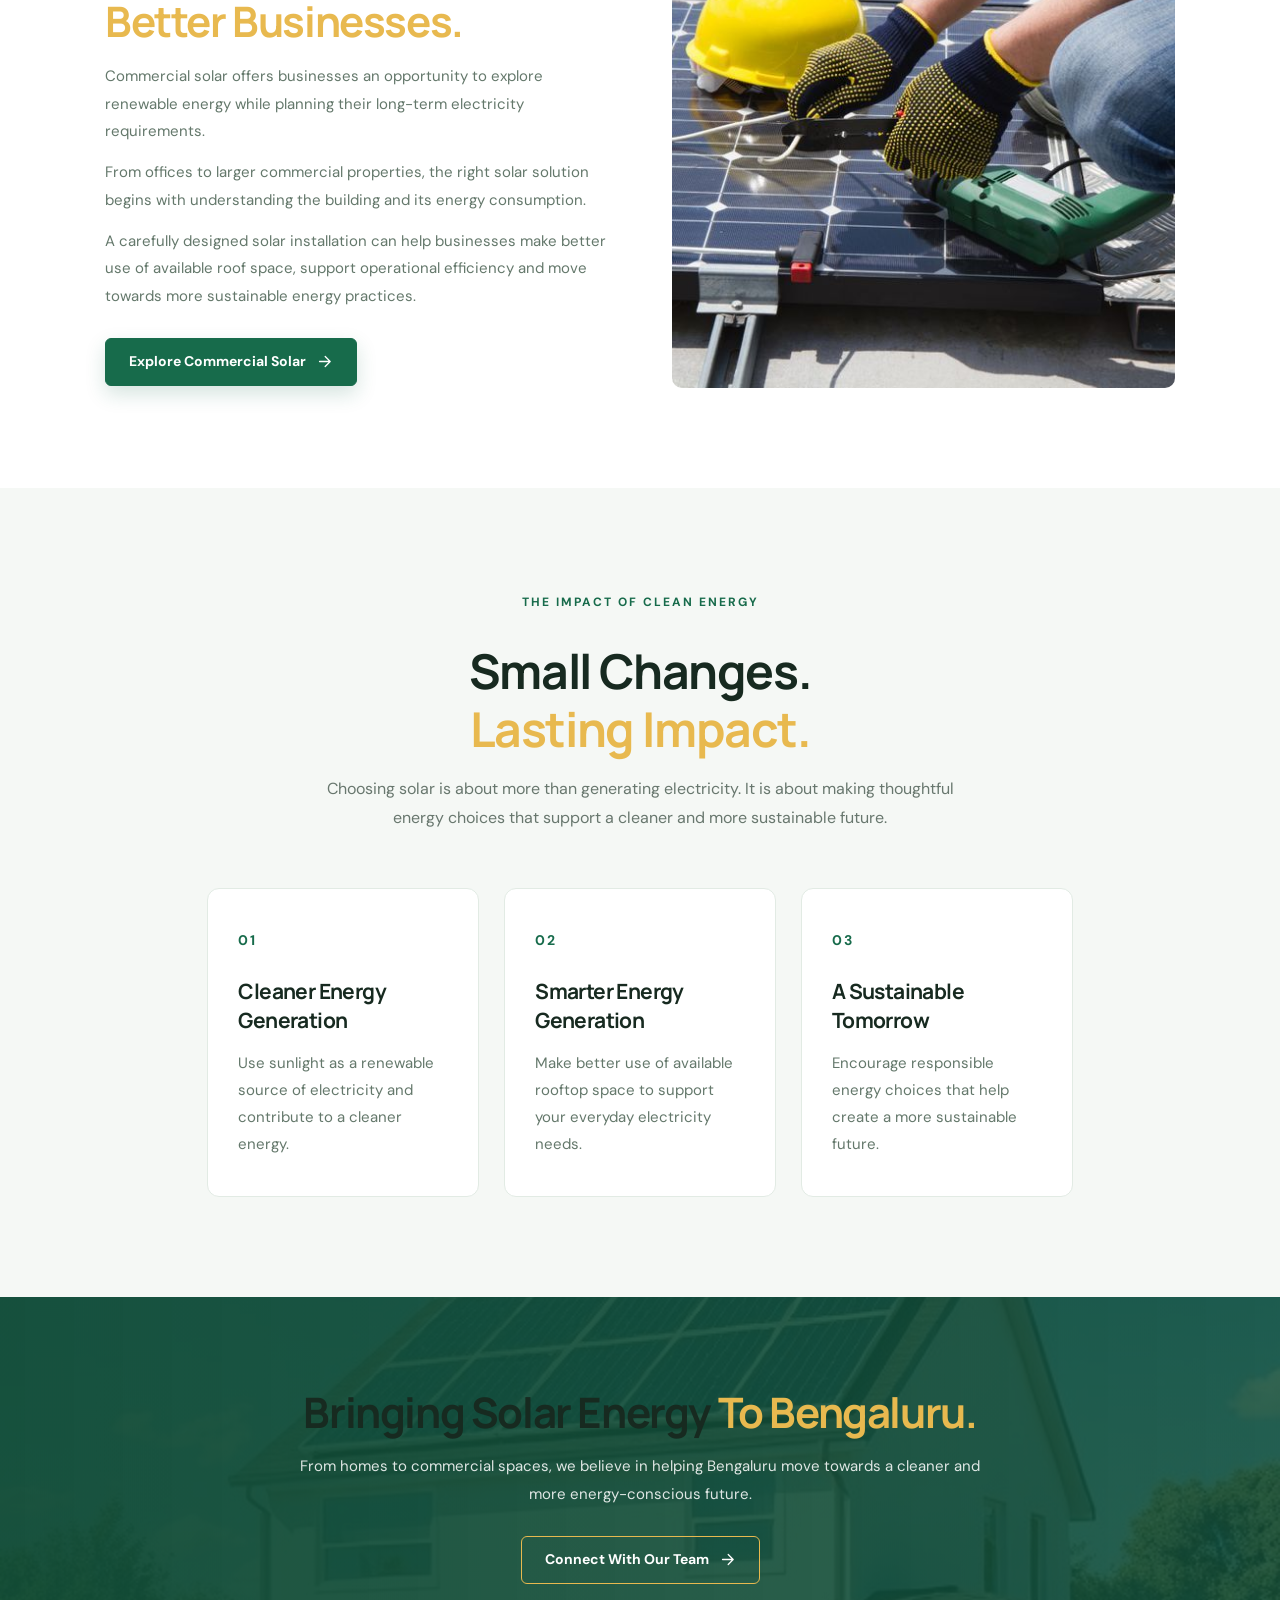
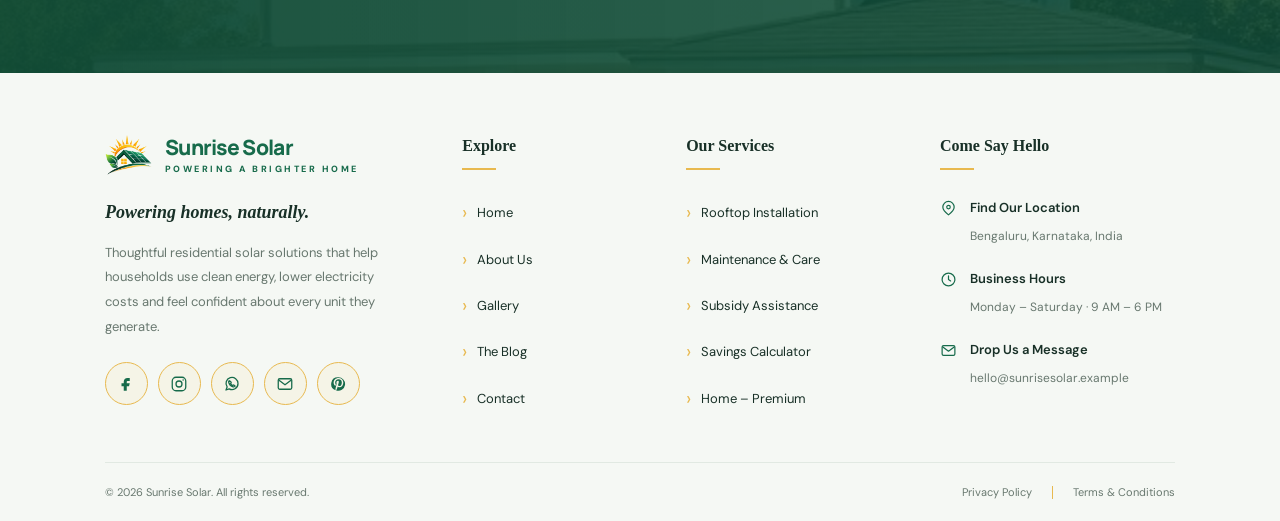
<file: pages/gallery.html>
<!DOCTYPE html>
<html lang="en" dir="ltr">

<head>
    <meta charset="UTF-8">
    <meta name="viewport" content="width=device-width, initial-scale=1.0">
    <meta name="theme-color" content="#176B4B">

    <title>Our Solar Projects | Sunrise Solar</title>
    <meta name="description" content="Explore residential and commercial solar installations by Sunrise Solar. Discover how we help homes and businesses embrace clean energy.">

    <link rel="stylesheet" href="../assets/css/style.css">
    <link rel="stylesheet" href="../assets/css/gallery.css">
    <link rel="icon" type="image/png" sizes="64x64" href="../assets/images/logo.jpg">
</head>

<body dir="ltr">

    <!-- HEADER -->
    <header class="site-header">

        <div class="container nav-wrap">

            <!-- Logo -->
            <a class="brand" href="home1.html">

                <img src="../assets/images/logo.jpg"
                    alt="Sunrise Solar logo">

                <span>
                    Sunrise Solar
                    <small>POWERING A BRIGHTER HOME</small>
                </span>

            </a>

            <!-- Navigation -->
            <nav class="nav-links" aria-label="Main navigation">

                <!-- Home Dropdown -->
                <div class="nav-home active">

                    <a class="nav-home-label" href="home1.html">
                        Home
                        <span class="chevron" aria-hidden="true"></span>
                    </a>

                    <div class="home-dropdown">

                        <a class="selected" href="home1.html">
                            Home – Classic
                        </a>

                        <a href="home2.html">
                            Home – Premium
                        </a>

                    </div>

                </div>

                <a class="nav-link" href="about.html">About Us</a>

                <a class="nav-link" href="services.html">Services</a>

                <a class="nav-link" href="calculator.html">
                    Savings Calculator
                </a>

                <a class="nav-link" href="gallery.html">Gallery</a>

                <a class="nav-link" href="blog.html">Blog</a>

                <a class="nav-link" href="contact.html">Contact</a>

            </nav>

            <!-- Header Actions -->
            <div class="header-actions">

                <button class="icon-btn"
                    id="rtlToggle"
                    type="button"
                    aria-label="Toggle right to left">
                    RTL
                </button>

                <button class="icon-btn"
        id="themeToggle"
        type="button"
        aria-label="Toggle dark theme"
        title="Toggle dark theme">

    <svg class="moon-icon"
         xmlns="http://www.w3.org/2000/svg"
         width="19"
         height="19"
         viewBox="0 0 24 24"
         fill="none"
         stroke="currentColor"
         stroke-width="1.8"
         stroke-linecap="round"
         stroke-linejoin="round">

        <path d="M15 3.5
                 A8.5 8.5 0 1 0 15 20.5
                 A6.5 8.5 0 0 1 15 3.5Z"/>

    </svg>

</button>

                <a class="btn btn-primary" href="contact.html#contact-form">
    Book Now
    <svg class="btn-arrow"
         xmlns="http://www.w3.org/2000/svg"
         width="16"
         height="16"
         viewBox="0 0 24 24"
         fill="none"
         stroke="currentColor"
         stroke-width="2"
         stroke-linecap="round"
         stroke-linejoin="round"
         aria-hidden="true">
        <path d="M5 12h14"/>
        <path d="M13 5l7 7-7 7"/>
    </svg>
</a>

            </div>

            <!-- Mobile Menu -->
            <button class="menu-btn"
                type="button"
                aria-label="Open menu"
                aria-expanded="false">
                ☰
            </button>

        </div>

    </header>
    <main class="gallery-page">

        <!-- SECTION 1: FULL SCREEN HERO -->
        <section class="gallery-hero">

            <div class="gallery-hero-overlay"></div>

            <div class="container gallery-hero-inner">

                <div class="gallery-hero-content">

                    

                    <h1>
                        Powering Spaces.
                        <span>Creating a Brighter Future.</span>
                    </h1>

                    <p>
                        Every solar installation tells a story of
                        smarter energy choices. Explore the homes
                        and businesses taking a step towards a
                        cleaner, more sustainable future with
                        Sunrise Solar.
                    </p>

                    <div class="gallery-hero-buttons">

                        <a class="btn btn-primary" href="#featured-projects">
                            Explore Our Projects
                            <svg class="btn-arrow" viewBox="0 0 24 24"
                                width="17" height="17" fill="none"
                                stroke="currentColor" stroke-width="1.8"
                                stroke-linecap="round" stroke-linejoin="round">
                                <path d="M5 12h14M13 5l7 7-7 7"/>
                            </svg>
                        </a>

                        <a class="btn btn-secondary" href="contact.html#contact-form">
                            Start Your Solar Journey
                            <svg class="btn-arrow" viewBox="0 0 24 24"
                                width="17" height="17" fill="none"
                                stroke="currentColor" stroke-width="1.8"
                                stroke-linecap="round" stroke-linejoin="round">
                                <path d="M5 12h14M13 5l7 7-7 7"/>
                            </svg>
                        </a>

                    </div>

                </div>

            </div>

        </section>


        <!-- SECTION 2: FEATURED PROJECTS -->
        <section class="gallery-projects-section" id="featured-projects">

            <div class="container">

                <div class="gallery-section-heading">

                    <span class="gallery-kicker">
                        A CLOSER LOOK AT OUR WORK
                    </span>

                    <h2>
                        Every Project Has
                        <span>A Brighter Story.</span>
                    </h2>

                    <p>
                        Discover the possibilities of solar energy
                        through thoughtfully planned installations
                        and practical energy solutions.
                    </p>

                </div>


                <div class="gallery-project-grid">

                    <article class="gallery-project-card gallery-project-large">

                        <img src="../assets/images/gal1.jpg"
                            alt="Solar panels installed on a modern residential rooftop">

                        <div class="gallery-project-caption">
                          
                            <h3>Residential Project</h3>
                        </div>

                    </article>


                    <article class="gallery-project-card">

                        <img src="../assets/images/gal2.jpg"
                            alt="Solar panel installation on a commercial property">

                        <div class="gallery-project-caption">
                            
                            <h3>Commercial Project</h3>
                        </div>

                    </article>


                    <article class="gallery-project-card">

                        <img src="../assets/images/gal3.jpg"
                            alt="Close-up view of rooftop solar panels">

                        <div class="gallery-project-caption">
                          
                            <h3>Solar Installation</h3>
                        </div>

                    </article>


                    <article class="gallery-project-card">

                        <img src="../assets/images/img3.jpg"
                            alt="Solar panels generating clean electricity">

                        <div class="gallery-project-caption">
                            
                            <h3>Clean Energy</h3>
                        </div>

                    </article>
                    <article class="gallery-project-card">

                        <img src="../assets/images/img6.jpg"
                            alt="Solar panels generating clean electricity">

                        <div class="gallery-project-caption">
                            
                            <h3>Solar Energy </h3>
                        </div>

                    </article>

                </div>

            </div>

        </section>


        <!-- SECTION 3: RESIDENTIAL PROJECTS -->
        <section class="gallery-residential-section">

            <div class="container gallery-feature-grid">

                <div class="gallery-feature-image">

                    <img src="../assets/images/img5.jpg"
                        alt="Residential rooftop solar installation">

                </div>

                <div class="gallery-feature-content">

                    <span class="gallery-kicker">
                        SOLAR FOR EVERY HOME
                    </span>

                    <h2>
                        Bringing Clean Energy
                        <span>Closer to Home.</span>
                    </h2>

                    <p>
                        From independent houses to modern family homes,
                        residential solar can help households make
                        better use of renewable electricity.
                    </p>

                    <p>
                        Every home is different. Our approach considers
                        available roof space, everyday energy needs
                        and the right system configuration.
                    </p>
                    <p>
    With a well-planned installation, homeowners can
    take a meaningful step towards energy independence
    while embracing a cleaner and more sustainable
    way of living.
</p>

                    <a class="btn btn-primary" href="services.html">
                        Explore Residential Solar
                        <svg class="btn-arrow" viewBox="0 0 24 24"
                            width="17" height="17" fill="none"
                            stroke="currentColor" stroke-width="1.8"
                            stroke-linecap="round" stroke-linejoin="round">
                            <path d="M5 12h14M13 5l7 7-7 7"/>
                        </svg>
                    </a>

                </div>

            </div>

        </section>


        <!-- SECTION 4: COMMERCIAL PROJECTS -->
        <section class="gallery-commercial-section">

            <div class="container gallery-feature-grid gallery-commercial-grid">

                <div class="gallery-feature-content">

                    <span class="gallery-kicker">
                        SOLUTIONS FOR BUSINESSES
                    </span>

                    <h2>
                        Better Energy Choices
                        <span>For Better Businesses.</span>
                    </h2>

                    <p>
                        Commercial solar offers businesses an
                        opportunity to explore renewable energy
                        while planning their long-term electricity
                        requirements.
                    </p>

                    <p>
                        From offices to larger commercial properties,
                        the right solar solution begins with
                        understanding the building and its
                        energy consumption.
                    </p>
                    <p>
    A carefully designed solar installation can help
    businesses make better use of available roof space,
    support operational efficiency and move towards
    more sustainable energy practices.
</p>

                    <a class="btn btn-primary" href="services.html">
                        Explore Commercial Solar
                        <svg class="btn-arrow" viewBox="0 0 24 24"
                            width="17" height="17" fill="none"
                            stroke="currentColor" stroke-width="1.8"
                            stroke-linecap="round" stroke-linejoin="round">
                            <path d="M5 12h14M13 5l7 7-7 7"/>
                        </svg>
                    </a>

                </div>

                <div class="gallery-feature-image">

                    <img src="../assets/images/img8.jpg"
                        alt="Commercial building with rooftop solar panels">

                </div>

            </div>

        </section>
        <!-- SECTION 6: WHY SOLAR MATTERS -->
<section class="gallery-impact-section">

    <div class="container">

        <div class="gallery-section-heading">

            <span class="gallery-kicker">
                THE IMPACT OF CLEAN ENERGY
            </span>

            <h2>
                Small Changes.
                <span>Lasting Impact.</span>
            </h2>

            <p>
                Choosing solar is about more than generating electricity.
                It is about making thoughtful energy choices that
                support a cleaner and more sustainable future.
            </p>

        </div>

        <div class="gallery-impact-grid">

            <div class="gallery-impact-card">
                <span class="gallery-impact-number">01</span>
                <h3>Cleaner Energy Generation</h3>
                <p>
                    Use sunlight as a renewable source of electricity
                    and contribute to a cleaner energy.
                </p>
            </div>

            <div class="gallery-impact-card">
                <span class="gallery-impact-number">02</span>
                <h3>Smarter Energy Generation </h3>
                <p>
                    Make better use of available rooftop space
                    to support your everyday electricity needs.
                </p>
            </div>

            <div class="gallery-impact-card">
                <span class="gallery-impact-number">03</span>
                <h3>A Sustainable Tomorrow</h3>
                <p>
                    Encourage responsible energy choices that
                    help create a more sustainable future.
                </p>
            </div>

        </div>

    </div>

</section>


        <!-- SECTION 5: BENGALURU LOCATION -->
        <section class="gallery-location-section">

            <div class="container gallery-location-inner">

                <div class="gallery-location-content">

                    
                    <h2>
                        Bringing Solar Energy
                        <span>To Bengaluru.</span>
                    </h2>

                    <p>
                        From homes to commercial spaces, we believe
                        in helping Bengaluru move towards a cleaner
                        and more energy-conscious future.
                    </p>

                    

                    <a class="btn btn-secondary" href="contact.html#contact-form">
                        Connect With Our Team
                        <svg class="btn-arrow" viewBox="0 0 24 24"
                            width="17" height="17" fill="none"
                            stroke="currentColor" stroke-width="1.8"
                            stroke-linecap="round" stroke-linejoin="round">
                            <path d="M5 12h14M13 5l7 7-7 7"/>
                        </svg>
                    </a>

                </div>

            </div>

        </section>
        

    </main>


    <!-- FOOTER -->
    <footer class="footer">
    <div class="container">

        <div class="footer-grid">

            <!-- Footer Brand -->
            <div class="footer-brand">

                <a class="brand" href="home1.html">
                    <img src="../assets/images/logo.jpg" alt="Sunrise Solar logo">

                    <span>
                        Sunrise Solar
                        <small>POWERING A BRIGHTER HOME</small>
                    </span>
                </a>

                <h3>Powering homes, naturally.</h3>

                <p>
                    Thoughtful residential solar solutions that
                    help households use clean energy, lower
                    electricity costs and feel confident about
                    every unit they generate.
                </p>

                <!-- SOCIAL LINKS -->
                <div class="social-links" aria-label="Social links">

                    <!-- Facebook -->
                    <a href="#" aria-label="Facebook">
                        <svg viewBox="0 0 24 24" aria-hidden="true">
                            <path d="M14 8h3V4h-3c-3 0-5 2-5 5v2H6v4h3v6h4v-6h3l1-4h-4V9c0-.7.3-1 1-1z"/>
                        </svg>
                    </a>

                    <!-- Instagram -->
                    <a href="#" aria-label="Instagram">
                        <svg viewBox="0 0 24 24" aria-hidden="true">
                            <rect x="3" y="3" width="18" height="18" rx="5"/>
                            <circle cx="12" cy="12" r="4"/>
                            <circle class="icon-fill" cx="17.5" cy="6.8" r="1"/>
                        </svg>
                    </a>

                    <!-- WhatsApp -->
                    <a href="https://wa.me/919876543210"
                       aria-label="WhatsApp"
                       target="_blank"
                       rel="noopener">
                        <svg viewBox="0 0 24 24" aria-hidden="true">
                            <path d="M20 11.5a8 8 0 0 1-11.8 7L4 20l1.5-4.1A8 8 0 1 1 20 11.5Z"/>
                            <path d="M9 8.5c.3-.5.6-.5.9-.1l1 1.5c.2.3.1.6-.2.9l-.5.5c.6 1.2 1.5 2.1 2.7 2.7l.5-.5c.3-.3.6-.4.9-.2l1.5 1c.4.3.4.6-.1.9-.6.6-1.4.8-2.2.6-2.7-.7-5.2-3.2-5.9-5.9-.2-.8 0-1.6.6-2.2Z"/>
                        </svg>
                    </a>

                    <!-- Message / Email -->
                    <a href="mailto:hello@sunrisesolar.example"
                       aria-label="Send us a message">
                        <svg viewBox="0 0 24 24" aria-hidden="true">
                            <rect x="3" y="5" width="18" height="14" rx="2"/>
                            <path d="m4 7 8 6 8-6"/>
                        </svg>
                    </a>

                    <!-- Pinterest -->
                    <a href="#" aria-label="Pinterest">
                        <svg viewBox="0 0 24 24" aria-hidden="true">
                            <path d="M12 3a9 9 0 0 0-3.3 17.4c-.1-1.2 0-2.5.3-3.7l1.2-5s-.3-.6-.3-1.5c0-1.4.8-2.5 1.9-2.5.9 0 1.3.7 1.3 1.5 0 .9-.6 2.3-.9 3.6-.3 1.1.5 2 1.6 2 1.9 0 3.3-2 3.3-4.9 0-2.5-1.8-4.2-4.3-4.2-2.9 0-4.6 2.2-4.6 4.4 0 .9.3 1.9.8 2.4.1.2.2.3.1.5l-.3 1c-.1.3-.2.4-.5.2-1.3-.6-2.1-2.4-2.1-3.9 0-3.2 2.3-6.2 6.7-6.2 3.5 0 6.2 2.5 6.2 5.8 0 3.5-2.2 6.4-5.2 6.4-1 0-2-.5-2.3-1.1l-.7 2.6c-.3 1-.9 2-1.4 2.7A9 9 0 1 0 12 3Z"/>
                        </svg>
                    </a>

                </div>
            </div>


            <!-- Explore -->
            <div class="footer-column">

                <h4>Explore</h4>

                <div class="footer-links">
                    <a href="home1.html">Home</a>
                    <a href="about.html">About Us</a>
                    <a href="gallery.html">Gallery</a>
                    <a href="blog.html">The Blog</a>
                    <a href="contact.html">Contact</a>
                </div>

            </div>


            <!-- Our Services -->
            <div class="footer-column">

                <h4>Our Services</h4>

                <div class="footer-links">
                    <a href="services.html">Rooftop Installation</a>
                    <a href="services.html">Maintenance &amp; Care</a>
                    <a href="services.html">Subsidy Assistance</a>
                    <a href="calculator.html">Savings Calculator</a>
                    <a href="home2.html">Home – Premium</a>
                </div>

            </div>


            <!-- Contact -->
            <div class="footer-column">

                <h4>Come Say Hello</h4>

                <div class="footer-contact">

                    <!-- Location -->
                    <div class="footer-contact-item">
                        <svg viewBox="0 0 24 24" aria-hidden="true">
                            <path d="M20 10c0 5-8 11-8 11S4 15 4 10a8 8 0 1 1 16 0Z"/>
                            <circle cx="12" cy="10" r="2.5"/>
                        </svg>

                        <div>
                            <a href="https://www.google.com/maps/search/?api=1&query=Bengaluru+Karnataka+India"
                               target="_blank"
                               rel="noopener">
                                Find Our Location
                            </a>
                            <span>Bengaluru, Karnataka, India</span>
                        </div>
                    </div>

                    <!-- Business Hours -->
                    <div class="footer-contact-item">
                        <svg viewBox="0 0 24 24" aria-hidden="true">
                            <circle cx="12" cy="12" r="9"/>
                            <path d="M12 7v5l3 2"/>
                        </svg>

                        <div>
                            <strong>Business Hours</strong>
                            <span>Monday – Saturday · 9 AM – 6 PM</span>
                        </div>
                    </div>

                    <!-- Email -->
                    <div class="footer-contact-item">
                        <svg viewBox="0 0 24 24" aria-hidden="true">
                            <rect x="3" y="5" width="18" height="14" rx="2"/>
                            <path d="m4 7 8 6 8-6"/>
                        </svg>

                        <div>
                            <a href="mailto:hello@sunrisesolar.example">
                                Drop Us a Message
                            </a>
                            <span>hello@sunrisesolar.example</span>
                        </div>
                    </div>

                </div>

            </div>

        </div>


        <!-- FOOTER BOTTOM -->
        <div class="footer-bottom">

            <span>
                © 2026 Sunrise Solar. All rights reserved.
            </span>

            <span>
                <a href="#">Privacy Policy</a>
                <i></i>
                <a href="#">Terms &amp; Conditions</a>
            </span>

        </div>

    </div>
</footer>

    <!-- SHARED WEBSITE JAVASCRIPT -->
    <script src="../assets/js/main.js" defer></script>

</body>
</html>
</file>
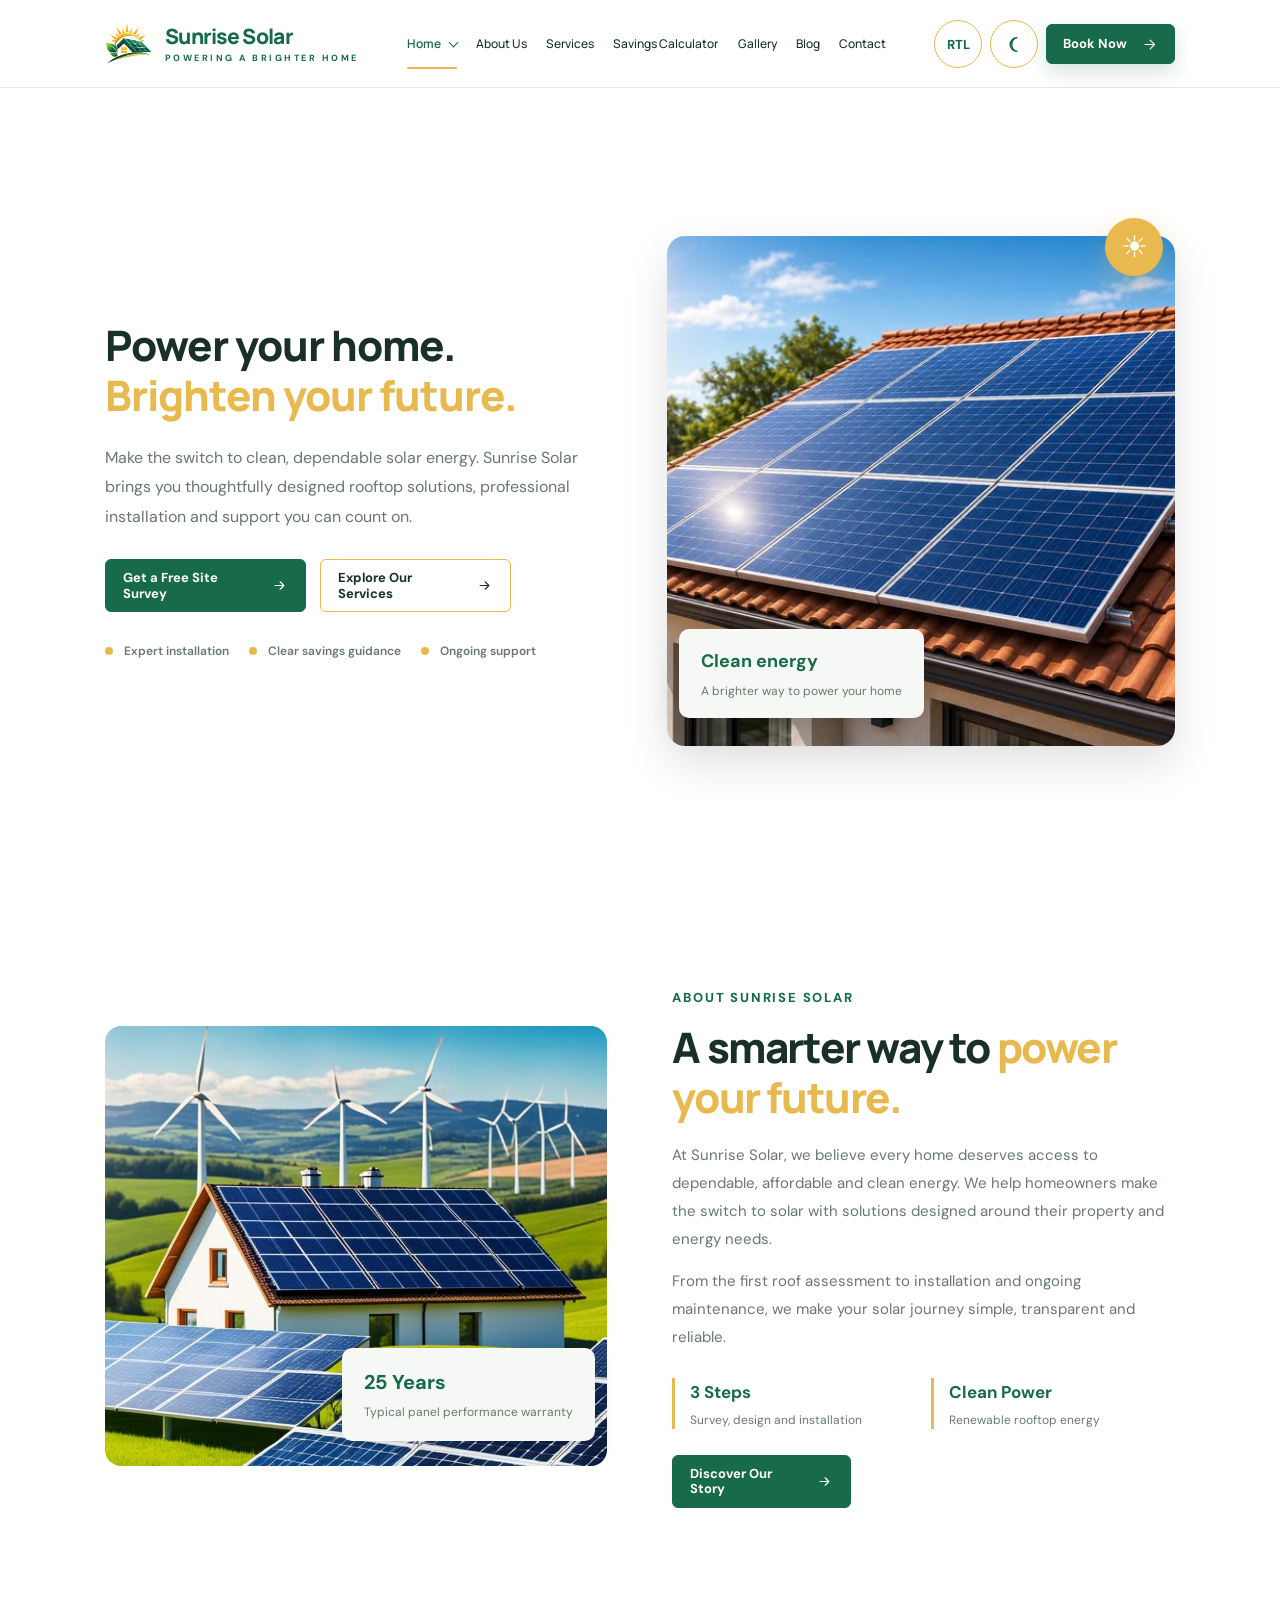
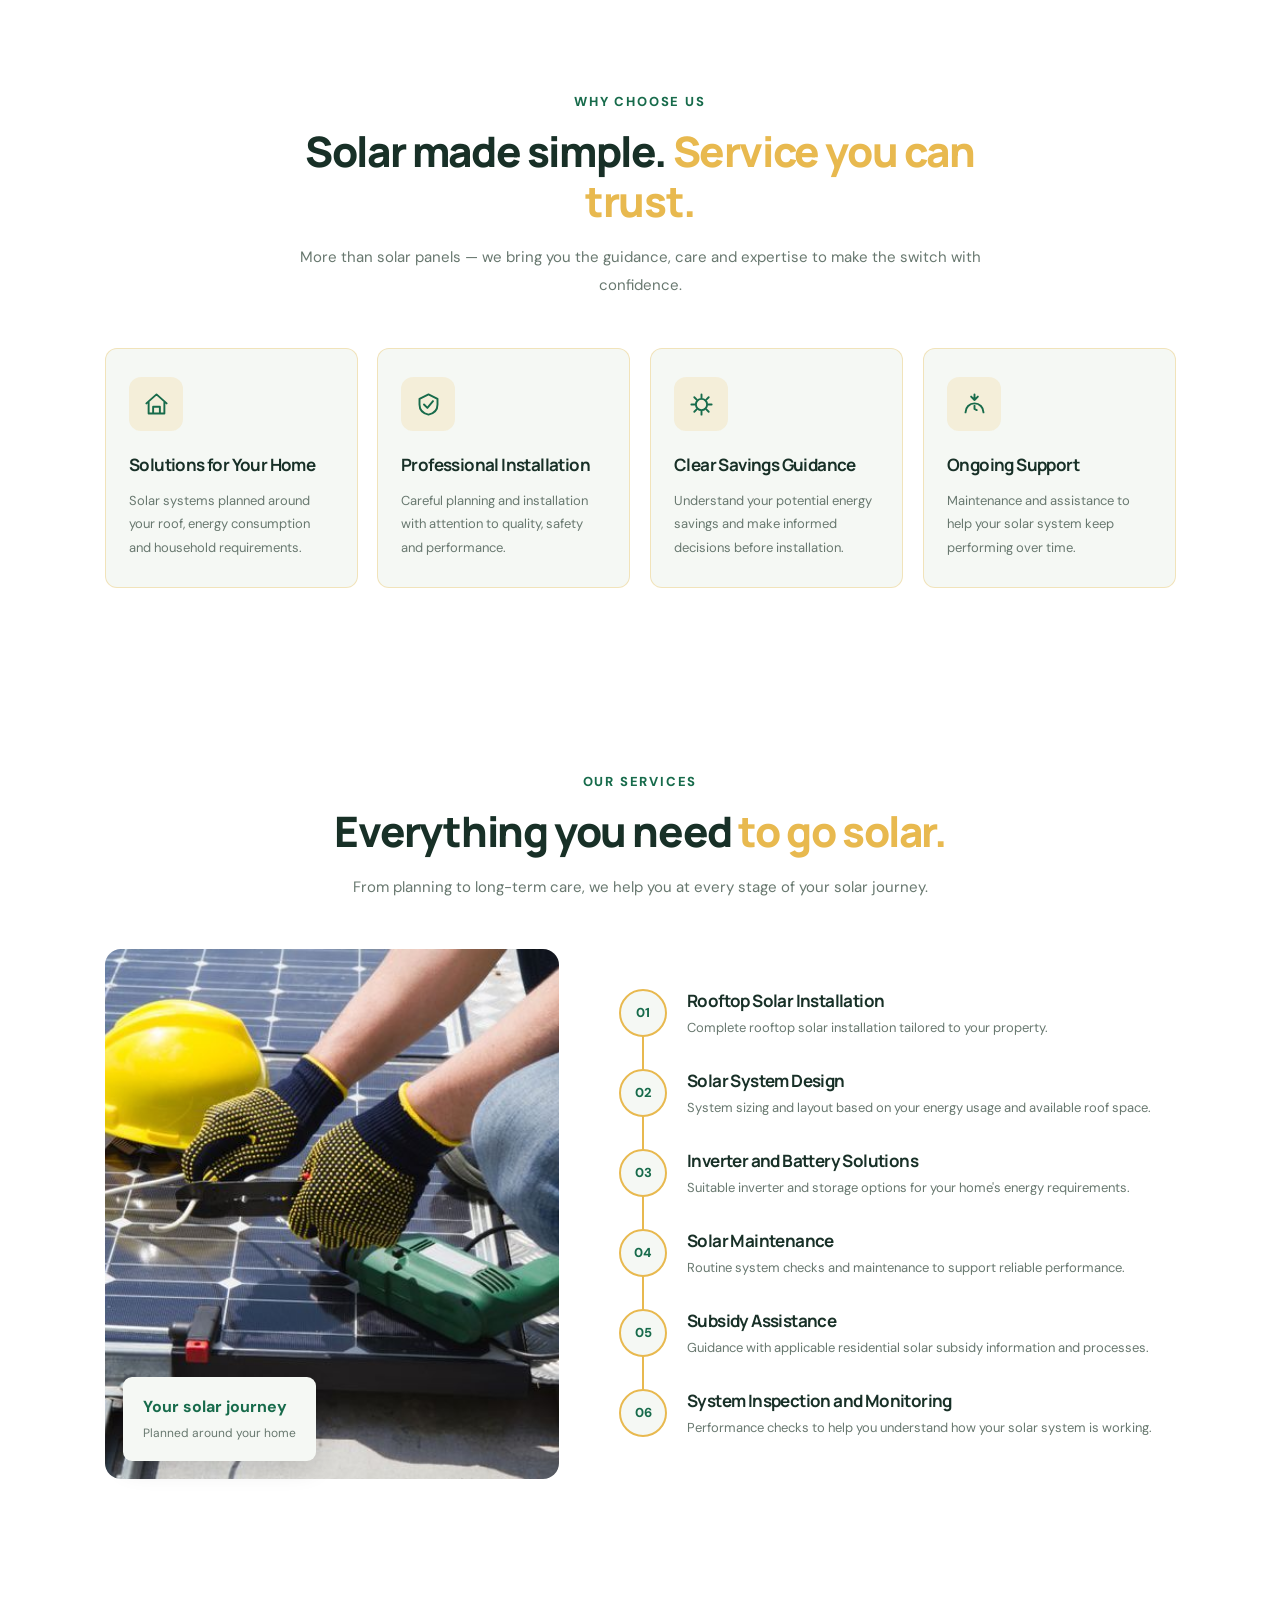
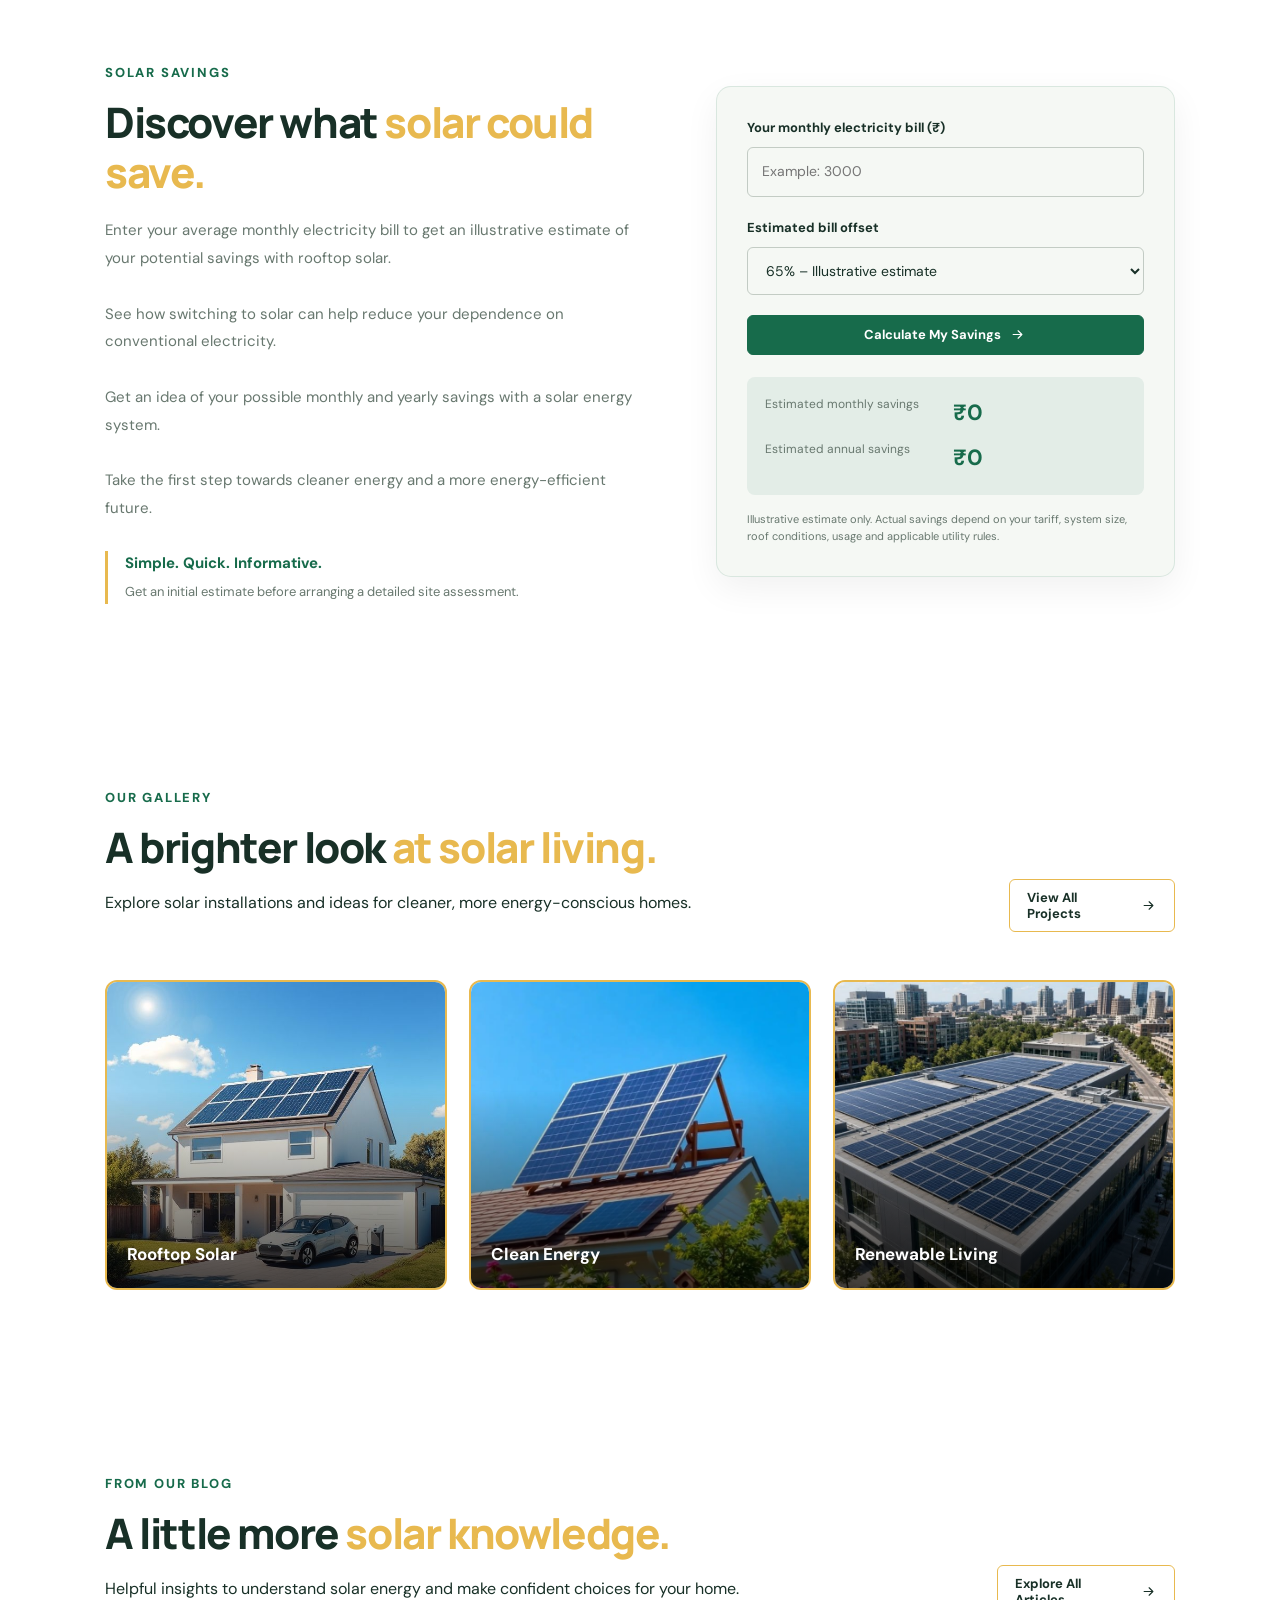
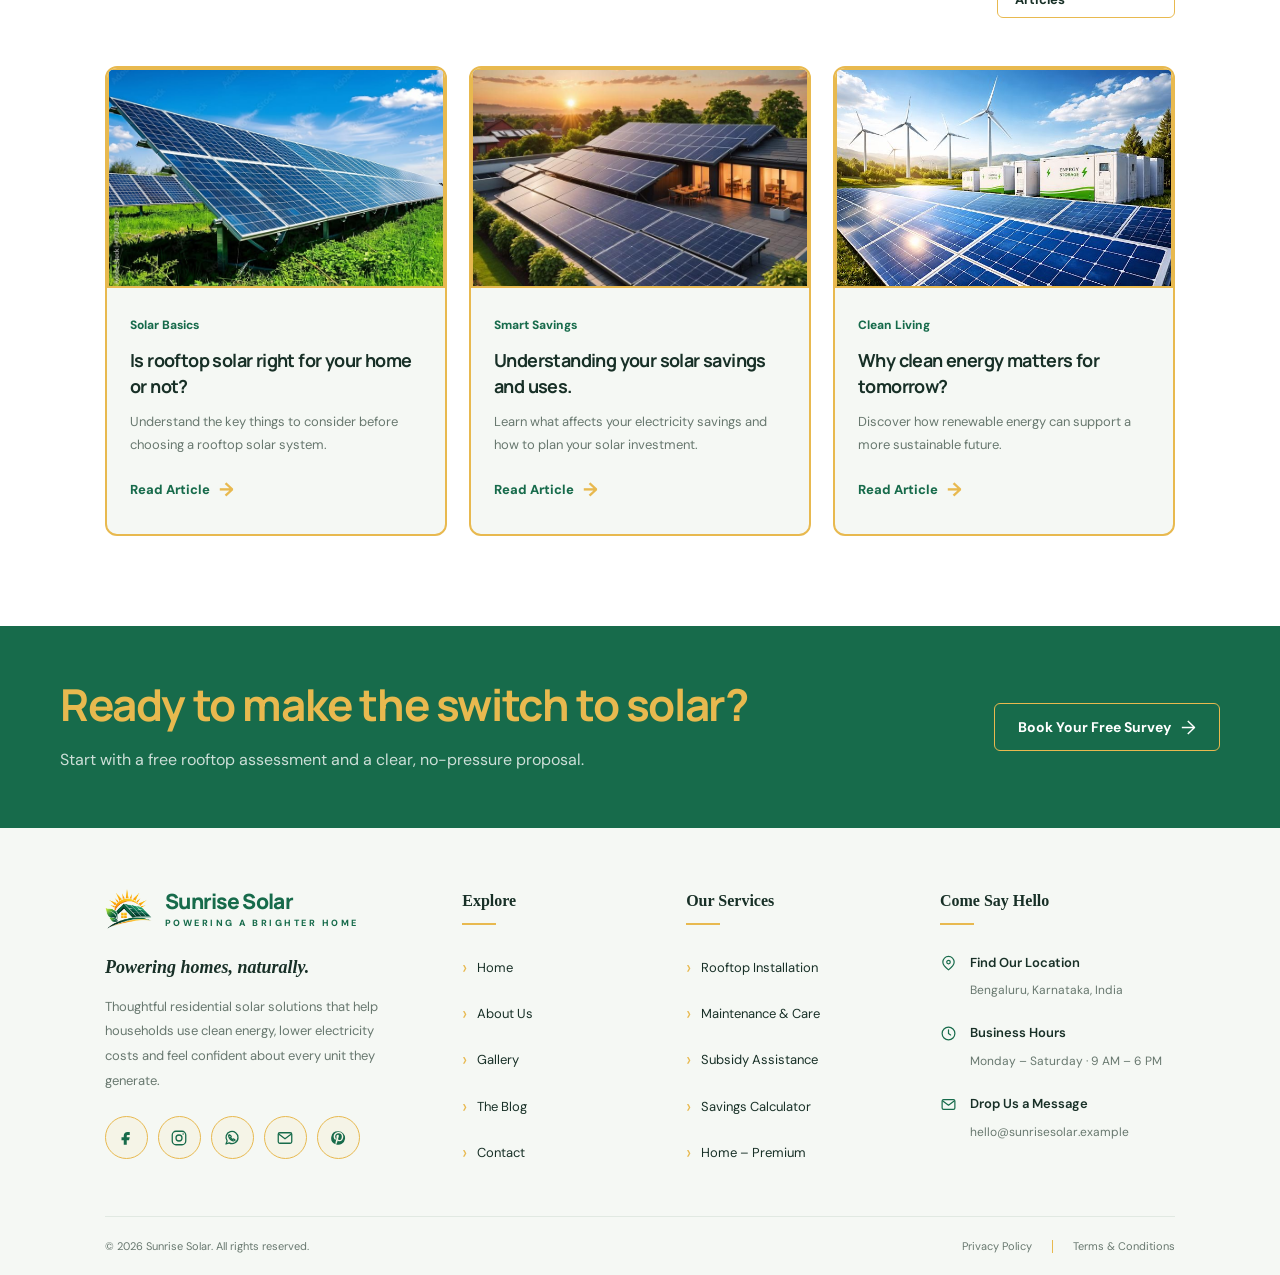
<file: pages/home1.html>
<!doctype html>
<html lang="en">

<head>
    <meta charset="utf-8">
    <meta name="viewport" content="width=device-width, initial-scale=1">
    <meta name="theme-color" content="#176B4B">

    <title>Home 1 | Sunrise Solar</title>

    <meta name="description"
        content="Residential solar installation, maintenance and savings guidance for your home.">

    <link rel="stylesheet" href="../assets/css/style.css">
    <link rel="stylesheet" href="../assets/css/home1.css">
    <link rel="icon" type="image/png" sizes="64x64" href="../assets/images/logo.jpg">
</head>

<body dir="ltr">

    <!-- ================= HEADER ================= -->

    <header class="site-header">

        <div class="container nav-wrap">

            <!-- Logo -->
            <a class="brand" href="home1.html">

                <img src="../assets/images/logo.jpg"
                    alt="Sunrise Solar logo">

                <span>
                    Sunrise Solar
                    <small>POWERING A BRIGHTER HOME</small>
                </span>

            </a>

            <!-- Navigation -->
            <nav class="nav-links" aria-label="Main navigation">

                <!-- Home Dropdown -->
                <div class="nav-home active">

                    <a class="nav-home-label" href="home1.html">
                        Home
                        <span class="chevron" aria-hidden="true"></span>
                    </a>

                    <div class="home-dropdown">

                        <a class="selected" href="home1.html">
                            Home – Classic
                        </a>

                        <a href="home2.html">
                            Home – Premium
                        </a>

                    </div>

                </div>

                <a class="nav-link" href="about.html">About Us</a>

                <a class="nav-link" href="services.html">Services</a>

                <a class="nav-link" href="calculator.html">
                    Savings Calculator
                </a>

                <a class="nav-link" href="gallery.html">Gallery</a>

                <a class="nav-link" href="blog.html">Blog</a>

                <a class="nav-link" href="contact.html">Contact</a>

            </nav>

            <!-- Header Actions -->
            <div class="header-actions">

                <button class="icon-btn"
                    id="rtlToggle"
                    type="button"
                    aria-label="Toggle right to left">
                    RTL
                </button>

                <button class="icon-btn"
        id="themeToggle"
        type="button"
        aria-label="Toggle dark theme"
        title="Toggle dark theme">

    <svg class="moon-icon"
         xmlns="http://www.w3.org/2000/svg"
         width="19"
         height="19"
         viewBox="0 0 24 24"
         fill="none"
         stroke="currentColor"
         stroke-width="1.8"
         stroke-linecap="round"
         stroke-linejoin="round">

        <path d="M15 3.5
                 A8.5 8.5 0 1 0 15 20.5
                 A6.5 8.5 0 0 1 15 3.5Z"/>

    </svg>

</button>

                <a class="btn btn-primary" href="contact.html#contact-form">
    Book Now
    <svg class="btn-arrow"
         xmlns="http://www.w3.org/2000/svg"
         width="16"
         height="16"
         viewBox="0 0 24 24"
         fill="none"
         stroke="currentColor"
         stroke-width="2"
         stroke-linecap="round"
         stroke-linejoin="round"
         aria-hidden="true">
        <path d="M5 12h14"/>
        <path d="M13 5l7 7-7 7"/>
    </svg>
</a>

            </div>

            <!-- Mobile Menu -->
            <button class="menu-btn"
                type="button"
                aria-label="Open menu"
                aria-expanded="false">
                ☰
            </button>

        </div>

    </header>


    <!-- ================= MAIN CONTENT ================= -->

    <main>

       

<!-- ==========================================
     1. HERO SECTION
========================================== -->
<section class="solar-hero">
    <div class="container solar-hero-grid">

        <div class="solar-hero-content">
            <h1>
                Power your home.
                <span>Brighten your future.</span>
            </h1>

            <p>
                Make the switch to clean, dependable solar energy.
                Sunrise Solar brings you thoughtfully designed rooftop
                solutions, professional installation and support
                you can count on.
            </p>

            <div class="solar-actions">
                <a href="contact.html#contact-form" class="solar-btn solar-btn-primary">
                    Get a Free Site Survey
                    <svg viewBox="0 0 24 24" aria-hidden="true">
                        <path d="M5 12h14M13 6l6 6-6 6"/>
                    </svg>
                </a>

                <a href="services.html" class="solar-btn solar-btn-secondary">
                    Explore Our Services
                    <svg viewBox="0 0 24 24" aria-hidden="true">
                        <path d="M5 12h14M13 6l6 6-6 6"/>
                    </svg>
                </a>
            </div>

            <div class="solar-hero-points">
                <span>Expert installation</span>
                <span>Clear savings guidance</span>
                <span>Ongoing support</span>
            </div>
        </div>

        <div class="solar-hero-visual">
            <img
                src="../assets/images/img2.jpg"
                alt="Solar panels on a residential rooftop">

            <div class="solar-hero-badge">
                <strong>Clean energy</strong>
                <span>A brighter way to power your home</span>
            </div>

            <div class="solar-hero-sun">☀</div>
        </div>

    </div>
</section>


<!-- ==========================================
     2. ABOUT US SECTION
========================================== -->
<section class="solar-section solar-about" id="about">
    <div class="container solar-about-grid">

        <div class="solar-about-visual">
            <img
                src="../assets/images/img7.jpg"
                alt="Solar energy and sustainable living">

            <div class="solar-about-stat">
                <strong>25 Years</strong>
                <span>Typical panel performance warranty</span>
            </div>
        </div>

        <div class="solar-about-content">
            <span class="solar-small-heading">ABOUT SUNRISE SOLAR</span>

            <h2>
                A smarter way to
                <span>power your future.</span>
            </h2>

            <p>
                At Sunrise Solar, we believe every home deserves access
                to dependable, affordable and clean energy. We help
                homeowners make the switch to solar with solutions
                designed around their property and energy needs.
            </p>

            <p>
                From the first roof assessment to installation and
                ongoing maintenance, we make your solar journey
                simple, transparent and reliable.
            </p>

            <div class="solar-about-numbers">
                <div>
                    <strong>3 Steps</strong>
                    <span>Survey, design and installation</span>
                </div>
                <div>
                    <strong>Clean Power</strong>
                    <span>Renewable rooftop energy</span>
                </div>
            </div>

            <a href="about.html" class="solar-btn solar-btn-primary">
                Discover Our Story
                <svg viewBox="0 0 24 24" aria-hidden="true">
                    <path d="M5 12h14M13 6l6 6-6 6"/>
                </svg>
            </a>
        </div>

    </div>
</section>


<!-- ==========================================
     3. WHY CHOOSE US
========================================== -->
<section class="solar-section solar-why" id="why-us">
    <div class="container">

        <div class="solar-section-heading">
            <span class="solar-small-heading">WHY CHOOSE US</span>
            <h2>
                Solar made simple.
                <span>Service you can trust.</span>
            </h2>
            <p>
                More than solar panels — we bring you the guidance,
                care and expertise to make the switch with confidence.
            </p>
        </div>

        <div class="solar-why-grid">

            <article class="solar-feature-card">
                <div class="solar-card-icon">
                    <svg viewBox="0 0 24 24" aria-hidden="true">
                        <path d="M3 11 12 3l9 8M5 10v10h14V10M9 20v-6h6v6"/>
                    </svg>
                </div>
                <h3>Solutions for Your Home</h3>
                <p>
                    Solar systems planned around your roof, energy
                    consumption and household requirements.
                </p>
            </article>

            <article class="solar-feature-card">
                <div class="solar-card-icon">
                    <svg viewBox="0 0 24 24" aria-hidden="true">
                        <path d="m12 3 8 4v5c0 5-3.5 8-8 9-4.5-1-8-4-8-9V7l8-4Z"/>
                        <path d="m8 12 3 3 5-6"/>
                    </svg>
                </div>
                <h3>Professional Installation</h3>
                <p>
                    Careful planning and installation with attention
                    to quality, safety and performance.
                </p>
            </article>

            <article class="solar-feature-card">
                <div class="solar-card-icon">
                    <svg viewBox="0 0 24 24" aria-hidden="true">
                        <path d="M12 3v3M12 18v3M3 12h3m12 0h3M5.6 5.6l2.1 2.1m8.6 8.6 2.1 2.1m0-12.8-2.1 2.1m-8.6 8.6-2.1 2.1"/>
                        <circle cx="12" cy="12" r="5"/>
                    </svg>
                </div>
                <h3>Clear Savings Guidance</h3>
                <p>
                    Understand your potential energy savings and
                    make informed decisions before installation.
                </p>
            </article>

            <article class="solar-feature-card">
                <div class="solar-card-icon">
                    <svg viewBox="0 0 24 24" aria-hidden="true">
                        <path d="M4 19a8 8 0 0 1 16 0M12 3v5m0 0 3-3m-3 3L9 5"/>
                        <path d="M12 13v3l2 1"/>
                    </svg>
                </div>
                <h3>Ongoing Support</h3>
                <p>
                    Maintenance and assistance to help your solar
                    system keep performing over time.
                </p>
            </article>

        </div>
    </div>
</section>


<!-- ==========================================
     4. OUR SERVICES – TIMELINE
========================================== -->
<section class="solar-section solar-services" id="services">
    <div class="container">

        <div class="solar-section-heading">
            <span class="solar-small-heading">OUR SERVICES</span>
            <h2>
                Everything you need
                <span>to go solar.</span>
            </h2>
            <p>
                From planning to long-term care, we help you at
                every stage of your solar journey.
            </p>
        </div>

        <div class="solar-service-layout">

            <div class="solar-service-image">
                <img
                    src="../assets/images/img8.jpg"
                    alt="Residential solar panel installation">
                <div class="solar-service-image-note">
                    <strong>Your solar journey</strong>
                    <span>Planned around your home</span>
                </div>
            </div>

            <div class="solar-service-list">

                <article class="solar-service-item">
                    <span class="solar-service-number">01</span>
                    <div>
                        <h3>Rooftop Solar Installation</h3>
                        <p>
                            Complete rooftop solar installation
                            tailored to your property.
                        </p>
                    </div>
                </article>

                <article class="solar-service-item">
                    <span class="solar-service-number">02</span>
                    <div>
                        <h3>Solar System Design</h3>
                        <p>
                            System sizing and layout based on your
                            energy usage and available roof space.
                        </p>
                    </div>
                </article>

                <article class="solar-service-item">
                    <span class="solar-service-number">03</span>
                    <div>
                        <h3>Inverter and Battery Solutions</h3>
                        <p>
                            Suitable inverter and storage options
                            for your home's energy requirements.
                        </p>
                    </div>
                </article>

                <article class="solar-service-item">
                    <span class="solar-service-number">04</span>
                    <div>
                        <h3>Solar Maintenance</h3>
                        <p>
                            Routine system checks and maintenance
                            to support reliable performance.
                        </p>
                    </div>
                </article>

                <article class="solar-service-item">
                    <span class="solar-service-number">05</span>
                    <div>
                        <h3>Subsidy Assistance</h3>
                        <p>
                            Guidance with applicable residential
                            solar subsidy information and processes.
                        </p>
                    </div>
                </article>

                <article class="solar-service-item">
                    <span class="solar-service-number">06</span>
                    <div>
                        <h3>System Inspection and Monitoring</h3>
                        <p>
                            Performance checks to help you understand
                            how your solar system is working.
                        </p>
                    </div>
                </article>

            </div>
        </div>
    </div>
</section>


<!-- ==========================================
     5. SAVINGS CALCULATOR
========================================== -->
<section class="solar-section solar-calculator" id="calculator">
    <div class="container solar-calculator-grid">

        <div class="solar-calculator-content">
            <span class="solar-small-heading">SOLAR SAVINGS</span>

            <h2>
                Discover what
                <span>solar could save.</span>
            </h2>

            <p>
    Enter your average monthly electricity bill to get
    an illustrative estimate of your potential savings
    with rooftop solar.

    <br><br>
    See how switching to solar can help reduce your
    dependence on conventional electricity.

    <br><br>
    Get an idea of your possible monthly and yearly
    savings with a solar energy system.

    <br><br>
    Take the first step towards cleaner energy and
    a more energy-efficient future.
</p>
            <div class="solar-calculator-note">
                <strong>Simple. Quick. Informative.</strong>
                <span>
                    Get an initial estimate before arranging
                    a detailed site assessment.
                </span>
            </div>
        </div>

        <div class="solar-calculator-box">
            <label for="solarBill">
                Your monthly electricity bill (₹)
            </label>

            <input
                type="number"
                id="solarBill"
                min="0"
                step="100"
                placeholder="Example: 3000">

            <label for="solarCoverage">
                Estimated bill offset
            </label>

            <select id="solarCoverage">
                <option value="0.50">50% – Conservative estimate</option>
                <option value="0.65" selected>65% – Illustrative estimate</option>
                <option value="0.75">75% – Higher estimate</option>
            </select>

            <button type="button" class="solar-btn solar-btn-primary"
                    id="solarCalculate">
                Calculate My Savings
                <svg viewBox="0 0 24 24" aria-hidden="true">
                    <path d="M5 12h14M13 6l6 6-6 6"/>
                </svg>
            </button>

            <div class="solar-calculator-result" id="solarResult"
                 aria-live="polite">
                <span>Estimated monthly savings</span>
                <strong id="solarMonthly">₹0</strong>
                <span>Estimated annual savings</span>
                <strong id="solarAnnual">₹0</strong>
            </div>

            <small>
                Illustrative estimate only. Actual savings depend on
                your tariff, system size, roof conditions, usage and
                applicable utility rules.
            </small>
        </div>

    </div>
</section>


<!-- ==========================================
     6. GALLERY
========================================== -->
<section class="solar-section solar-gallery" id="gallery">
    <div class="container">

        <div class="solar-section-heading solar-gallery-heading">
            <div>
                <span class="solar-small-heading">OUR GALLERY</span>
                <h2>
                    A brighter look
                    <span>at solar living.</span>
                </h2>
                <p>
                    Explore solar installations and ideas for
                    cleaner, more energy-conscious homes.
                </p>
            </div>

            <a href="gallery.html" class="solar-btn solar-btn-secondary">
                View All Projects
                <svg viewBox="0 0 24 24" aria-hidden="true">
                    <path d="M5 12h14M13 6l6 6-6 6"/>
                </svg>
            </a>
        </div>

        <div class="solar-gallery-grid">
            <a href="gallery.html" class="solar-gallery-item solar-gallery-large">
                <img
                    src="../assets/images/img9.jpg"
                    alt="Rooftop solar panels">
                <span>Rooftop Solar</span>
            </a>

            <a href="gallery.html" class="solar-gallery-item">
                <img
                    src="../assets/images/img10.jpg"
                    alt="Solar energy installation">
                <span>Clean Energy</span>
            </a>

            <a href="gallery.html" class="solar-gallery-item">
                <img
                    src="../assets/images/img11.jpg"
                    alt="Renewable energy infrastructure">
                <span>Renewable Living</span>
            </a>
        </div>

    </div>
</section>


<!-- ==========================================
     7. BLOG / JOURNAL
========================================== -->
<section class="solar-section solar-blog" id="blog">
    <div class="container">

        <div class="solar-section-heading solar-blog-heading">
            <div>
                <span class="solar-small-heading">FROM OUR BLOG</span>
                <h2>
                    A little more
                    <span>solar knowledge.</span>
                </h2>
                <p>
                    Helpful insights to understand solar energy
                    and make confident choices for your home.
                </p>
            </div>

            <a href="blog.html" class="solar-btn solar-btn-secondary">
                Explore All Articles
                <svg viewBox="0 0 24 24" aria-hidden="true">
                    <path d="M5 12h14M13 6l6 6-6 6"/>
                </svg>
            </a>
        </div>

        <div class="solar-blog-grid">

            <article class="solar-blog-card">
                <a href="blog.html" class="solar-blog-image">
                    <img
                        src="../assets/images/img5.jpg"
                        alt="Solar panels on a rooftop">
                </a>
                <div class="solar-blog-body">
                    <span>Solar Basics</span>
                    <h3>Is rooftop solar right for your home or not?</h3>
                    <p>
                        Understand the key things to consider before
                        choosing a rooftop solar system.
                    </p>
                    <a href="blog.html" class="solar-read-more">
                        Read Article
                        <span aria-hidden="true">→</span>
                    </a>
                </div>
            </article>

            <article class="solar-blog-card">
                <a href="blog.html" class="solar-blog-image">
                    <img
                        src="../assets/images/img6.jpg"
                        alt="Solar installation">
                </a>
                <div class="solar-blog-body">
                    <span>Smart Savings</span>
                    <h3>Understanding your solar savings and uses.</h3>
                    <p>
                        Learn what affects your electricity savings
                        and how to plan your solar investment.
                    </p>
                    <a href="blog.html" class="solar-read-more">
                        Read Article
                        <span aria-hidden="true">→</span>
                    </a>
                </div>
            </article>

            <article class="solar-blog-card">
                <a href="blog.html" class="solar-blog-image">
                    <img
                        src="../assets/images/img3.jpg"
                        alt="Renewable energy">
                </a>
                <div class="solar-blog-body">
                    <span>Clean Living</span>
                    <h3>Why clean energy matters for tomorrow?</h3>
                    <p>
                        Discover how renewable energy can support
                        a more sustainable future.
                    </p>
                    <a href="blog.html" class="solar-read-more">
                        Read Article
                        <span aria-hidden="true">→</span>
                    </a>
                </div>
            </article>

        </div>
    </div>
</section>

    </main>


    <!-- ================= CTA SECTION ================= -->

    <section class="cta-band">

        <div class="container cta-inner">

            <div>

                <h2>
                    Ready to make the switch to solar?
                </h2>

                <p>
                    Start with a free rooftop assessment and a clear,
                    no-pressure proposal.
                </p>

            </div>

            <a class="btn btn-secondary" href="contact.html#contact-form">
                Book Your Free Survey
                <span aria-hidden="true">↗</span>
            </a>

        </div>

    </section>


    <!-- ================= FOOTER ================= -->

    <!-- ================= FOOTER ================= -->

<footer class="footer">
    <div class="container">

        <div class="footer-grid">

            <!-- Footer Brand -->
            <div class="footer-brand">

                <a class="brand" href="home1.html">
                    <img src="../assets/images/logo.jpg" alt="Sunrise Solar logo">

                    <span>
                        Sunrise Solar
                        <small>POWERING A BRIGHTER HOME</small>
                    </span>
                </a>

                <h3>Powering homes, naturally.</h3>

                <p>
                    Thoughtful residential solar solutions that
                    help households use clean energy, lower
                    electricity costs and feel confident about
                    every unit they generate.
                </p>

                <!-- SOCIAL LINKS -->
                <div class="social-links" aria-label="Social links">

                    <!-- Facebook -->
                    <a href="#" aria-label="Facebook">
                        <svg viewBox="0 0 24 24" aria-hidden="true">
                            <path d="M14 8h3V4h-3c-3 0-5 2-5 5v2H6v4h3v6h4v-6h3l1-4h-4V9c0-.7.3-1 1-1z"/>
                        </svg>
                    </a>

                    <!-- Instagram -->
                    <a href="#" aria-label="Instagram">
                        <svg viewBox="0 0 24 24" aria-hidden="true">
                            <rect x="3" y="3" width="18" height="18" rx="5"/>
                            <circle cx="12" cy="12" r="4"/>
                            <circle class="icon-fill" cx="17.5" cy="6.8" r="1"/>
                        </svg>
                    </a>

                    <!-- WhatsApp -->
                    <a href="https://wa.me/919876543210"
                       aria-label="WhatsApp"
                       target="_blank"
                       rel="noopener">
                        <svg viewBox="0 0 24 24" aria-hidden="true">
                            <path d="M20 11.5a8 8 0 0 1-11.8 7L4 20l1.5-4.1A8 8 0 1 1 20 11.5Z"/>
                            <path d="M9 8.5c.3-.5.6-.5.9-.1l1 1.5c.2.3.1.6-.2.9l-.5.5c.6 1.2 1.5 2.1 2.7 2.7l.5-.5c.3-.3.6-.4.9-.2l1.5 1c.4.3.4.6-.1.9-.6.6-1.4.8-2.2.6-2.7-.7-5.2-3.2-5.9-5.9-.2-.8 0-1.6.6-2.2Z"/>
                        </svg>
                    </a>

                    <!-- Message / Email -->
                    <a href="mailto:hello@sunrisesolar.example"
                       aria-label="Send us a message">
                        <svg viewBox="0 0 24 24" aria-hidden="true">
                            <rect x="3" y="5" width="18" height="14" rx="2"/>
                            <path d="m4 7 8 6 8-6"/>
                        </svg>
                    </a>

                    <!-- Pinterest -->
                    <a href="#" aria-label="Pinterest">
                        <svg viewBox="0 0 24 24" aria-hidden="true">
                            <path d="M12 3a9 9 0 0 0-3.3 17.4c-.1-1.2 0-2.5.3-3.7l1.2-5s-.3-.6-.3-1.5c0-1.4.8-2.5 1.9-2.5.9 0 1.3.7 1.3 1.5 0 .9-.6 2.3-.9 3.6-.3 1.1.5 2 1.6 2 1.9 0 3.3-2 3.3-4.9 0-2.5-1.8-4.2-4.3-4.2-2.9 0-4.6 2.2-4.6 4.4 0 .9.3 1.9.8 2.4.1.2.2.3.1.5l-.3 1c-.1.3-.2.4-.5.2-1.3-.6-2.1-2.4-2.1-3.9 0-3.2 2.3-6.2 6.7-6.2 3.5 0 6.2 2.5 6.2 5.8 0 3.5-2.2 6.4-5.2 6.4-1 0-2-.5-2.3-1.1l-.7 2.6c-.3 1-.9 2-1.4 2.7A9 9 0 1 0 12 3Z"/>
                        </svg>
                    </a>

                </div>
            </div>


            <!-- Explore -->
            <div class="footer-column">

                <h4>Explore</h4>

                <div class="footer-links">
                    <a href="home1.html">Home</a>
                    <a href="about.html">About Us</a>
                    <a href="gallery.html">Gallery</a>
                    <a href="blog.html">The Blog</a>
                    <a href="contact.html">Contact</a>
                </div>

            </div>


            <!-- Our Services -->
            <div class="footer-column">

                <h4>Our Services</h4>

                <div class="footer-links">
                    <a href="services.html">Rooftop Installation</a>
                    <a href="services.html">Maintenance &amp; Care</a>
                    <a href="services.html">Subsidy Assistance</a>
                    <a href="calculator.html">Savings Calculator</a>
                    <a href="home2.html">Home – Premium</a>
                </div>

            </div>


            <!-- Contact -->
            <div class="footer-column">

                <h4>Come Say Hello</h4>

                <div class="footer-contact">

                    <!-- Location -->
                    <div class="footer-contact-item">
                        <svg viewBox="0 0 24 24" aria-hidden="true">
                            <path d="M20 10c0 5-8 11-8 11S4 15 4 10a8 8 0 1 1 16 0Z"/>
                            <circle cx="12" cy="10" r="2.5"/>
                        </svg>

                        <div>
                            <a href="https://www.google.com/maps/search/?api=1&query=Bengaluru+Karnataka+India"
                               target="_blank"
                               rel="noopener">
                                Find Our Location
                            </a>
                            <span>Bengaluru, Karnataka, India</span>
                        </div>
                    </div>

                    <!-- Business Hours -->
                    <div class="footer-contact-item">
                        <svg viewBox="0 0 24 24" aria-hidden="true">
                            <circle cx="12" cy="12" r="9"/>
                            <path d="M12 7v5l3 2"/>
                        </svg>

                        <div>
                            <strong>Business Hours</strong>
                            <span>Monday – Saturday · 9 AM – 6 PM</span>
                        </div>
                    </div>

                    <!-- Email -->
                    <div class="footer-contact-item">
                        <svg viewBox="0 0 24 24" aria-hidden="true">
                            <rect x="3" y="5" width="18" height="14" rx="2"/>
                            <path d="m4 7 8 6 8-6"/>
                        </svg>

                        <div>
                            <a href="mailto:hello@sunrisesolar.example">
                                Drop Us a Message
                            </a>
                            <span>hello@sunrisesolar.example</span>
                        </div>
                    </div>

                </div>

            </div>

        </div>


        <!-- FOOTER BOTTOM -->
        <div class="footer-bottom">

            <span>
                © 2026 Sunrise Solar. All rights reserved.
            </span>

            <span>
                <a href="#">Privacy Policy</a>
                <i></i>
                <a href="#">Terms &amp; Conditions</a>
            </span>

        </div>

    </div>
</footer>

    <!-- ================= JAVASCRIPT ================= -->

    <script src="../assets/js/main.js" defer></script>

</body>

</html>
</file>
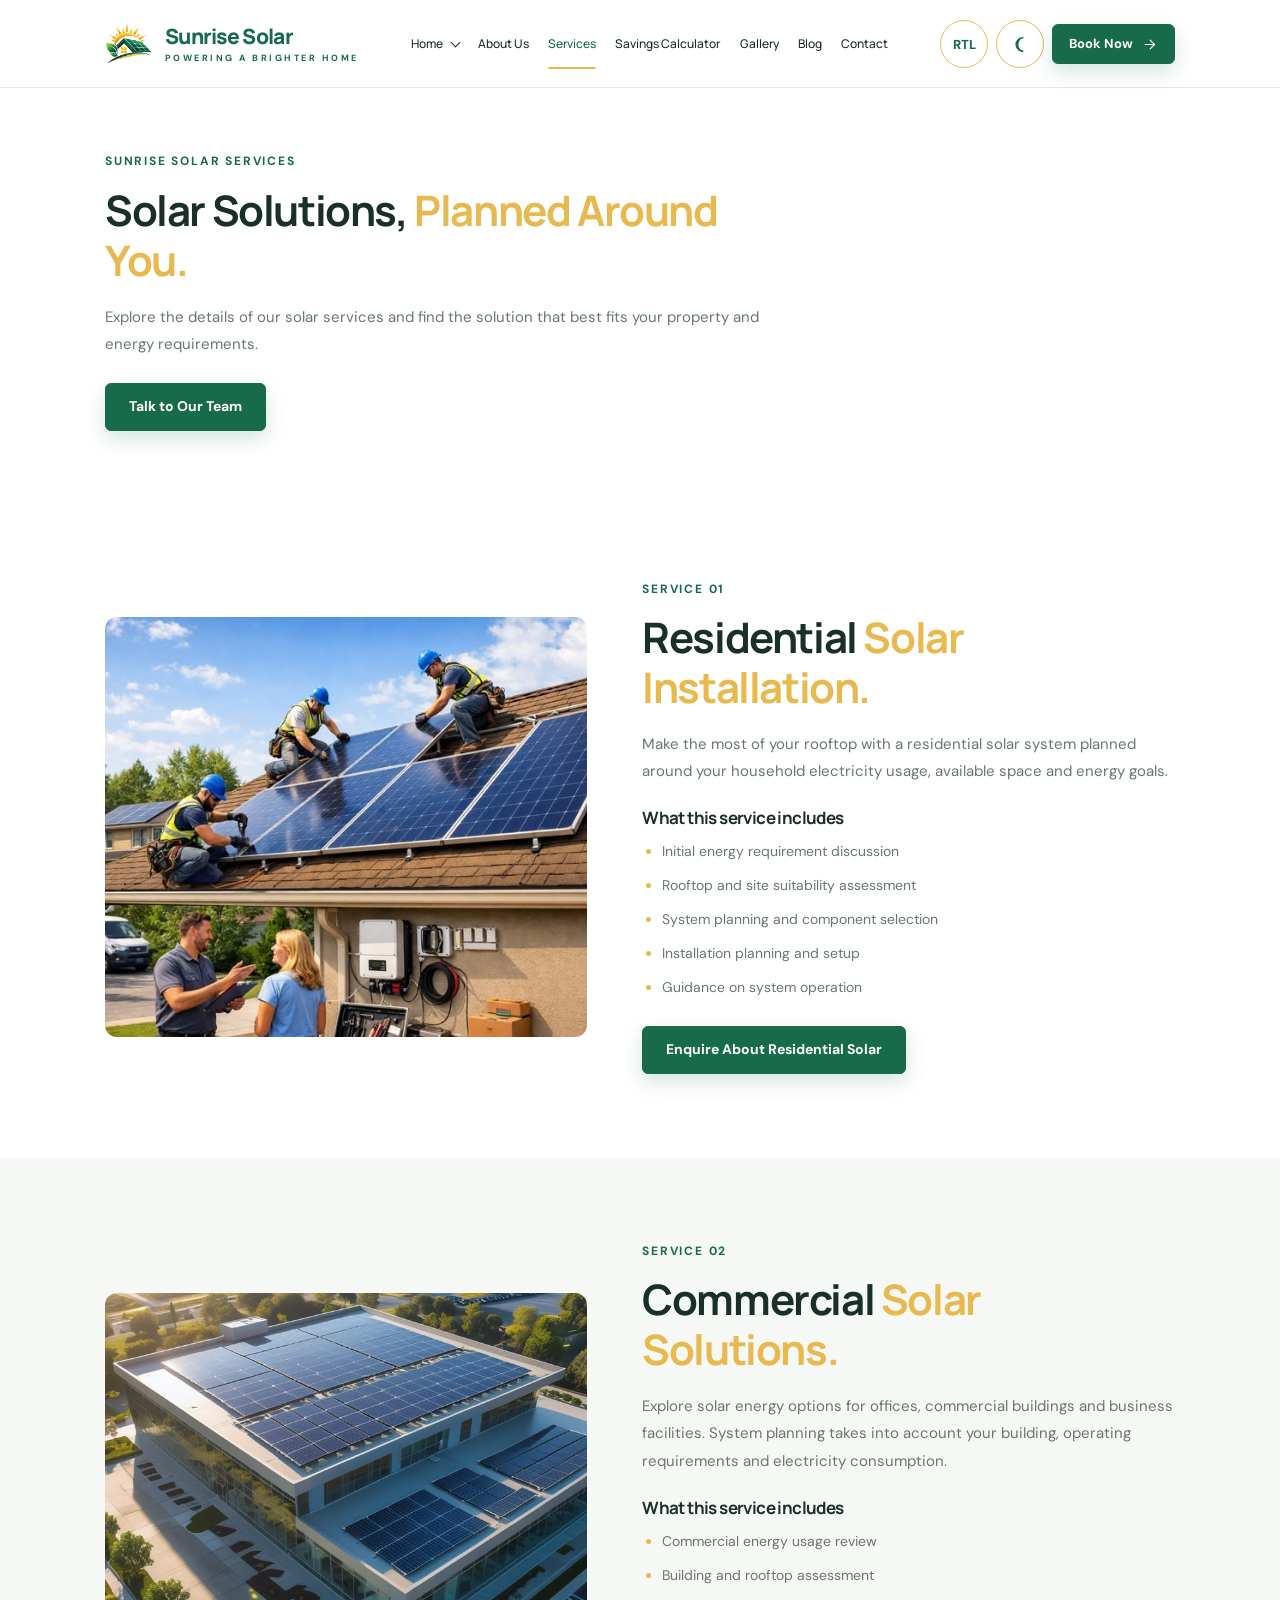
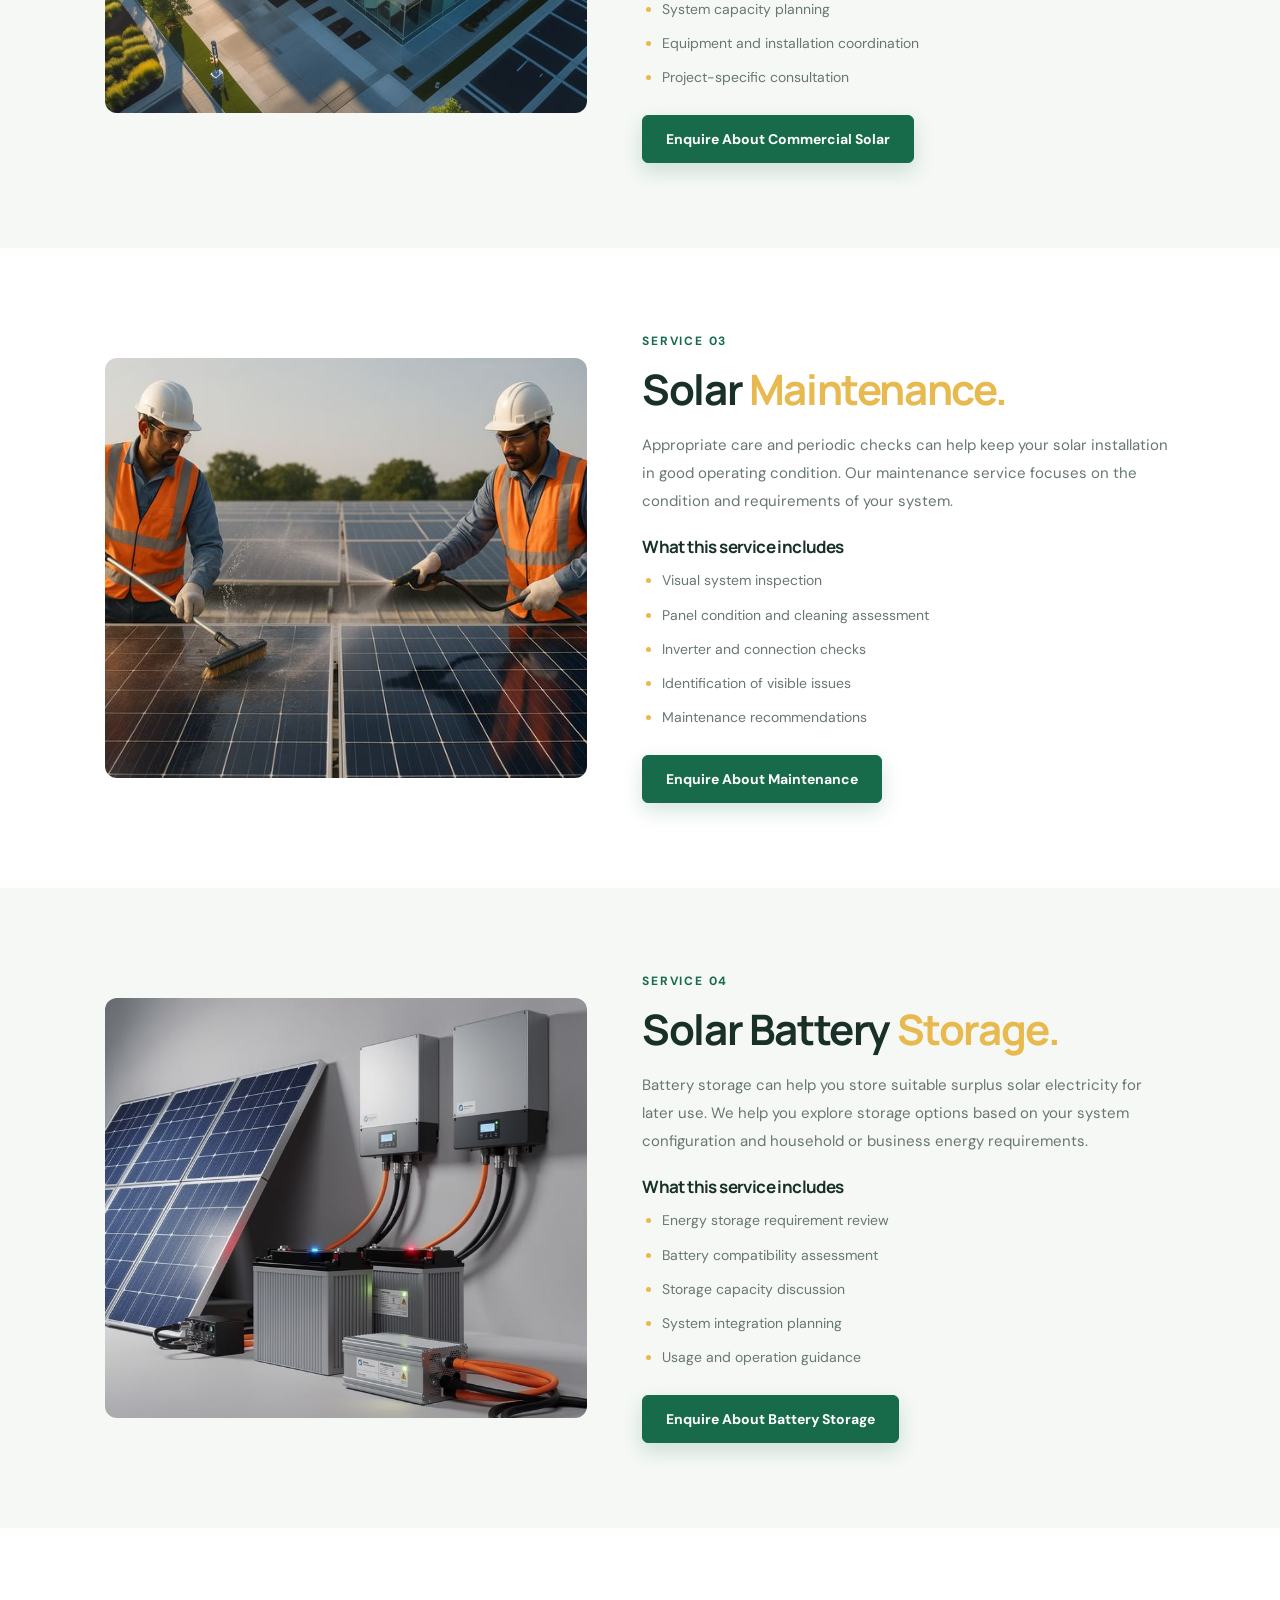
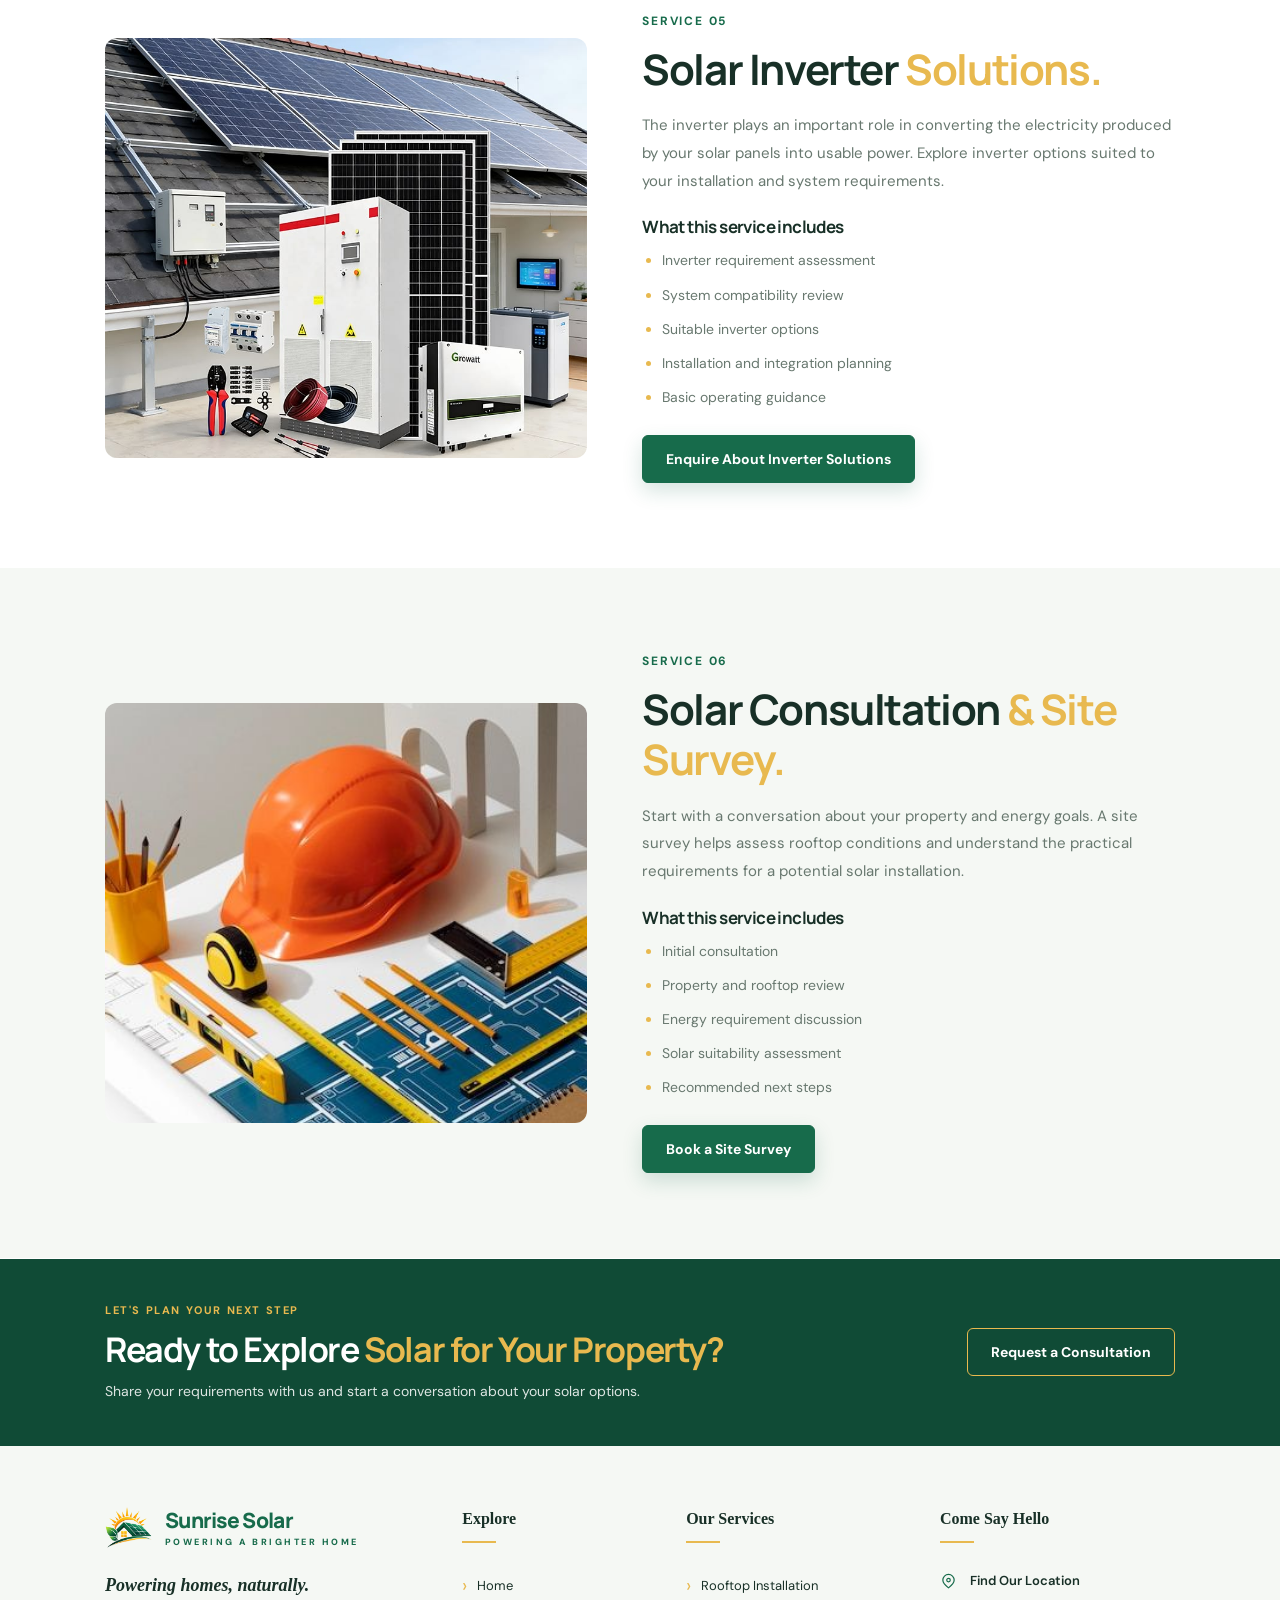
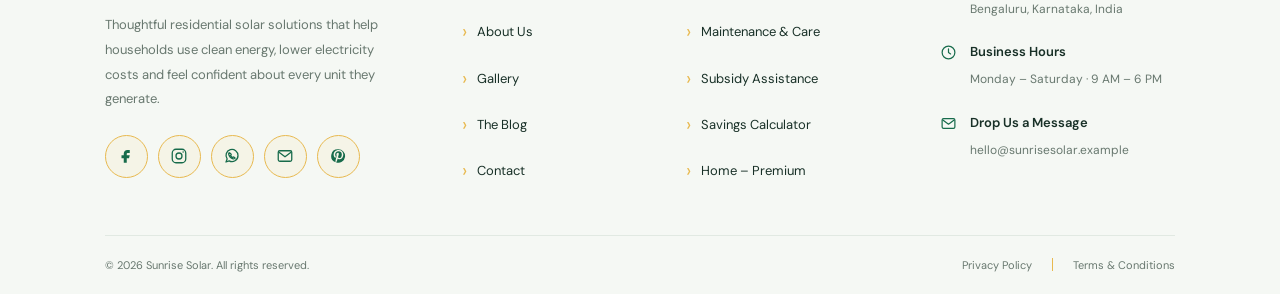
<file: pages/service-details.html>
<!DOCTYPE html>
<html lang="en" dir="ltr">

<head>
    <meta charset="UTF-8">
    <meta name="viewport" content="width=device-width, initial-scale=1.0">
    <meta name="theme-color" content="#176B4B">

    <title>Solar Service Details | Sunrise Solar</title>

    <link rel="stylesheet" href="../assets/css/style.css">
    <link rel="stylesheet" href="../assets/css/services.css">
    <link rel="icon" type="image/png" sizes="64x64" href="../assets/images/logo.jpg">
</head>

<body dir="ltr">

    <!-- SAME HEADER AS HOME 1 -->
    <header class="site-header">

        <div class="container nav-wrap">

            <!-- Logo -->
            <a class="brand" href="home1.html">

                <img src="../assets/images/logo.jpg"
                    alt="Sunrise Solar logo">

                <span>
                    Sunrise Solar
                    <small>POWERING A BRIGHTER HOME</small>
                </span>

            </a>

            <!-- Navigation -->
            <nav class="nav-links" aria-label="Main navigation">

                <!-- Home Dropdown -->
                <div class="nav-home active">

                    <a class="nav-home-label" href="home1.html">
                        Home
                        <span class="chevron" aria-hidden="true"></span>
                    </a>

                    <div class="home-dropdown">

                        <a class="selected" href="home1.html">
                            Home – Classic
                        </a>

                        <a href="home2.html">
                            Home – Premium
                        </a>

                    </div>

                </div>

                <a class="nav-link" href="about.html">About Us</a>

                <a class="nav-link" href="services.html">Services</a>

                <a class="nav-link" href="calculator.html">
                    Savings Calculator
                </a>

                <a class="nav-link" href="gallery.html">Gallery</a>

                <a class="nav-link" href="blog.html">Blog</a>

                <a class="nav-link" href="contact.html">Contact</a>

            </nav>

            <!-- Header Actions -->
            <div class="header-actions">

                <button class="icon-btn"
                    id="rtlToggle"
                    type="button"
                    aria-label="Toggle right to left">
                    RTL
                </button>

                <button class="icon-btn"
        id="themeToggle"
        type="button"
        aria-label="Toggle dark theme"
        title="Toggle dark theme">

    <svg class="moon-icon"
         xmlns="http://www.w3.org/2000/svg"
         width="19"
         height="19"
         viewBox="0 0 24 24"
         fill="none"
         stroke="currentColor"
         stroke-width="1.8"
         stroke-linecap="round"
         stroke-linejoin="round">

        <path d="M15 3.5
                 A8.5 8.5 0 1 0 15 20.5
                 A6.5 8.5 0 0 1 15 3.5Z"/>

    </svg>

</button>

                <a class="btn btn-primary" href="contact.html#contact-form">
    Book Now
    <svg class="btn-arrow"
         xmlns="http://www.w3.org/2000/svg"
         width="16"
         height="16"
         viewBox="0 0 24 24"
         fill="none"
         stroke="currentColor"
         stroke-width="2"
         stroke-linecap="round"
         stroke-linejoin="round"
         aria-hidden="true">
        <path d="M5 12h14"/>
        <path d="M13 5l7 7-7 7"/>
    </svg>
</a>

            </div>

            <!-- Mobile Menu -->
            <button class="menu-btn"
                type="button"
                aria-label="Open menu"
                aria-expanded="false">
                ☰
            </button>

        </div>

    </header>

    <main class="service-detail-page">

        <!-- DETAIL PAGE HERO -->
        <section class="detail-hero">

            <div class="container">

                <span class="services-kicker">
                    SUNRISE SOLAR SERVICES
                </span>

                <h1>
                    Solar Solutions,
                    <span>Planned Around You.</span>
                </h1>

                <p>
                    Explore the details of our solar services
                    and find the solution that best fits your
                    property and energy requirements.
                </p>

                <a class="btn btn-primary" href="contact.html#contact-form">
                    Talk to Our Team
                </a>

            </div>

        </section>


        <!-- SERVICE 01 -->
        <section class="service-detail-section"
            id="residential-solar-installation">

            <div class="container detail-layout">

                <div class="detail-image">
                    <img src="../assets/images/service1.jpg"
                        alt="Residential rooftop solar installation">
                </div>

                <div class="detail-content">

                    <span class="services-kicker">
                        SERVICE 01
                    </span>

                    <h2>
                        Residential
                        <span>Solar Installation.</span>
                    </h2>

                    <p>
                        Make the most of your rooftop with a
                        residential solar system planned around
                        your household electricity usage,
                        available space and energy goals.
                    </p>

                    <h3>What this service includes</h3>

                    <ul>
                        <li>Initial energy requirement discussion</li>
                        <li>Rooftop and site suitability assessment</li>
                        <li>System planning and component selection</li>
                        <li>Installation planning and setup</li>
                        <li>Guidance on system operation</li>
                    </ul>

                    <a class="btn btn-primary" href="contact.html#contact-form">
                        Enquire About Residential Solar
                    </a>

                </div>

            </div>

        </section>


        <!-- SERVICE 02 -->
        <section class="service-detail-section"
            id="commercial-solar-solutions">

            <div class="container detail-layout">

                <div class="detail-image">
                    <img src="../assets/images/service2.jpg"
                        alt="Commercial rooftop solar installation">
                </div>

                <div class="detail-content">

                    <span class="services-kicker">
                        SERVICE 02
                    </span>

                    <h2>
                        Commercial
                        <span>Solar Solutions.</span>
                    </h2>

                    <p>
                        Explore solar energy options for offices,
                        commercial buildings and business facilities.
                        System planning takes into account your
                        building, operating requirements and
                        electricity consumption.
                    </p>

                    <h3>What this service includes</h3>

                    <ul>
                        <li>Commercial energy usage review</li>
                        <li>Building and rooftop assessment</li>
                        <li>System capacity planning</li>
                        <li>Equipment and installation coordination</li>
                        <li>Project-specific consultation</li>
                    </ul>

                    <a class="btn btn-primary" href="contact.html#contact-form">
                        Enquire About Commercial Solar
                    </a>

                </div>

            </div>

        </section>


        <!-- SERVICE 03 -->
        <section class="service-detail-section"
            id="solar-maintenance">

            <div class="container detail-layout">

                <div class="detail-image">
                    <img src="../assets/images/service3.jpg"
                        alt="Solar panel maintenance and inspection">
                </div>

                <div class="detail-content">

                    <span class="services-kicker">
                        SERVICE 03
                    </span>

                    <h2>
                        Solar
                        <span>Maintenance.</span>
                    </h2>

                    <p>
                        Appropriate care and periodic checks can
                        help keep your solar installation in good
                        operating condition. Our maintenance service
                        focuses on the condition and requirements
                        of your system.
                    </p>

                    <h3>What this service includes</h3>

                    <ul>
                        <li>Visual system inspection</li>
                        <li>Panel condition and cleaning assessment</li>
                        <li>Inverter and connection checks</li>
                        <li>Identification of visible issues</li>
                        <li>Maintenance recommendations</li>
                    </ul>

                    <a class="btn btn-primary" href="contact.html#contact-form">
                        Enquire About Maintenance
                    </a>

                </div>

            </div>

        </section>


        <!-- SERVICE 04 -->
        <section class="service-detail-section"
            id="solar-battery-storage">

            <div class="container detail-layout">

                <div class="detail-image">
                    <img src="../assets/images/service4.jpg"
                        alt="Solar battery energy storage system">
                </div>

                <div class="detail-content">

                    <span class="services-kicker">
                        SERVICE 04
                    </span>

                    <h2>
                        Solar Battery
                        <span>Storage.</span>
                    </h2>

                    <p>
                        Battery storage can help you store suitable
                        surplus solar electricity for later use.
                        We help you explore storage options based
                        on your system configuration and household
                        or business energy requirements.
                    </p>

                    <h3>What this service includes</h3>

                    <ul>
                        <li>Energy storage requirement review</li>
                        <li>Battery compatibility assessment</li>
                        <li>Storage capacity discussion</li>
                        <li>System integration planning</li>
                        <li>Usage and operation guidance</li>
                    </ul>

                    <a class="btn btn-primary" href="contact.html#contact-form">
                        Enquire About Battery Storage
                    </a>

                </div>

            </div>

        </section>


        <!-- SERVICE 05 -->
        <section class="service-detail-section"
            id="solar-inverter-solutions">

            <div class="container detail-layout">

                <div class="detail-image">
                    <img src="../assets/images/service5.jpg"
                        alt="Solar inverter system">
                </div>

                <div class="detail-content">

                    <span class="services-kicker">
                        SERVICE 05
                    </span>

                    <h2>
                        Solar Inverter
                        <span>Solutions.</span>
                    </h2>

                    <p>
                        The inverter plays an important role in
                        converting the electricity produced by
                        your solar panels into usable power.
                        Explore inverter options suited to your
                        installation and system requirements.
                    </p>

                    <h3>What this service includes</h3>

                    <ul>
                        <li>Inverter requirement assessment</li>
                        <li>System compatibility review</li>
                        <li>Suitable inverter options</li>
                        <li>Installation and integration planning</li>
                        <li>Basic operating guidance</li>
                    </ul>

                    <a class="btn btn-primary" href="contact.html#contact-form">
                        Enquire About Inverter Solutions
                    </a>

                </div>

            </div>

        </section>


        <!-- SERVICE 06 -->
        <section class="service-detail-section"
            id="solar-consultation">

            <div class="container detail-layout">

                <div class="detail-image">
                    <img src="../assets/images/service6.jpg"
                        alt="Solar rooftop site consultation">
                </div>

                <div class="detail-content">

                    <span class="services-kicker">
                        SERVICE 06
                    </span>

                    <h2>
                        Solar Consultation
                        <span>& Site Survey.</span>
                    </h2>

                    <p>
                        Start with a conversation about your
                        property and energy goals. A site survey
                        helps assess rooftop conditions and
                        understand the practical requirements
                        for a potential solar installation.
                    </p>

                    <h3>What this service includes</h3>

                    <ul>
                        <li>Initial consultation</li>
                        <li>Property and rooftop review</li>
                        <li>Energy requirement discussion</li>
                        <li>Solar suitability assessment</li>
                        <li>Recommended next steps</li>
                    </ul>

                    <a class="btn btn-primary" href="contact.html#contact-form">
                        Book a Site Survey
                    </a>

                </div>

            </div>

        </section>


        <!-- DIFFERENT DETAIL PAGE CTA -->
        <section class="detail-cta">

            <div class="container detail-cta-inner">

                <div>
                    <span class="detail-cta-label">
                        LET'S PLAN YOUR NEXT STEP
                    </span>

                    <h2>
                        Ready to Explore
                        <span>Solar for Your Property?</span>
                    </h2>

                    <p>
                        Share your requirements with us and
                        start a conversation about your solar options.
                    </p>
                </div>

                <a class="btn btn-secondary" href="contact.html#contact-form">
                    Request a Consultation
                </a>

            </div>

        </section>

    </main>


    <!--  FOOTER  -->
    <footer class="footer">
    <div class="container">

        <div class="footer-grid">

            <!-- Footer Brand -->
            <div class="footer-brand">

                <a class="brand" href="home1.html">
                    <img src="../assets/images/logo.jpg" alt="Sunrise Solar logo">

                    <span>
                        Sunrise Solar
                        <small>POWERING A BRIGHTER HOME</small>
                    </span>
                </a>

                <h3>Powering homes, naturally.</h3>

                <p>
                    Thoughtful residential solar solutions that
                    help households use clean energy, lower
                    electricity costs and feel confident about
                    every unit they generate.
                </p>

                <!-- SOCIAL LINKS -->
                <div class="social-links" aria-label="Social links">

                    <!-- Facebook -->
                    <a href="#" aria-label="Facebook">
                        <svg viewBox="0 0 24 24" aria-hidden="true">
                            <path d="M14 8h3V4h-3c-3 0-5 2-5 5v2H6v4h3v6h4v-6h3l1-4h-4V9c0-.7.3-1 1-1z"/>
                        </svg>
                    </a>

                    <!-- Instagram -->
                    <a href="#" aria-label="Instagram">
                        <svg viewBox="0 0 24 24" aria-hidden="true">
                            <rect x="3" y="3" width="18" height="18" rx="5"/>
                            <circle cx="12" cy="12" r="4"/>
                            <circle class="icon-fill" cx="17.5" cy="6.8" r="1"/>
                        </svg>
                    </a>

                    <!-- WhatsApp -->
                    <a href="https://wa.me/919876543210"
                       aria-label="WhatsApp"
                       target="_blank"
                       rel="noopener">
                        <svg viewBox="0 0 24 24" aria-hidden="true">
                            <path d="M20 11.5a8 8 0 0 1-11.8 7L4 20l1.5-4.1A8 8 0 1 1 20 11.5Z"/>
                            <path d="M9 8.5c.3-.5.6-.5.9-.1l1 1.5c.2.3.1.6-.2.9l-.5.5c.6 1.2 1.5 2.1 2.7 2.7l.5-.5c.3-.3.6-.4.9-.2l1.5 1c.4.3.4.6-.1.9-.6.6-1.4.8-2.2.6-2.7-.7-5.2-3.2-5.9-5.9-.2-.8 0-1.6.6-2.2Z"/>
                        </svg>
                    </a>

                    <!-- Message / Email -->
                    <a href="mailto:hello@sunrisesolar.example"
                       aria-label="Send us a message">
                        <svg viewBox="0 0 24 24" aria-hidden="true">
                            <rect x="3" y="5" width="18" height="14" rx="2"/>
                            <path d="m4 7 8 6 8-6"/>
                        </svg>
                    </a>

                    <!-- Pinterest -->
                    <a href="#" aria-label="Pinterest">
                        <svg viewBox="0 0 24 24" aria-hidden="true">
                            <path d="M12 3a9 9 0 0 0-3.3 17.4c-.1-1.2 0-2.5.3-3.7l1.2-5s-.3-.6-.3-1.5c0-1.4.8-2.5 1.9-2.5.9 0 1.3.7 1.3 1.5 0 .9-.6 2.3-.9 3.6-.3 1.1.5 2 1.6 2 1.9 0 3.3-2 3.3-4.9 0-2.5-1.8-4.2-4.3-4.2-2.9 0-4.6 2.2-4.6 4.4 0 .9.3 1.9.8 2.4.1.2.2.3.1.5l-.3 1c-.1.3-.2.4-.5.2-1.3-.6-2.1-2.4-2.1-3.9 0-3.2 2.3-6.2 6.7-6.2 3.5 0 6.2 2.5 6.2 5.8 0 3.5-2.2 6.4-5.2 6.4-1 0-2-.5-2.3-1.1l-.7 2.6c-.3 1-.9 2-1.4 2.7A9 9 0 1 0 12 3Z"/>
                        </svg>
                    </a>

                </div>
            </div>


            <!-- Explore -->
            <div class="footer-column">

                <h4>Explore</h4>

                <div class="footer-links">
                    <a href="home1.html">Home</a>
                    <a href="about.html">About Us</a>
                    <a href="gallery.html">Gallery</a>
                    <a href="blog.html">The Blog</a>
                    <a href="contact.html">Contact</a>
                </div>

            </div>


            <!-- Our Services -->
            <div class="footer-column">

                <h4>Our Services</h4>

                <div class="footer-links">
                    <a href="services.html">Rooftop Installation</a>
                    <a href="services.html">Maintenance &amp; Care</a>
                    <a href="services.html">Subsidy Assistance</a>
                    <a href="calculator.html">Savings Calculator</a>
                    <a href="home2.html">Home – Premium</a>
                </div>

            </div>


            <!-- Contact -->
            <div class="footer-column">

                <h4>Come Say Hello</h4>

                <div class="footer-contact">

                    <!-- Location -->
                    <div class="footer-contact-item">
                        <svg viewBox="0 0 24 24" aria-hidden="true">
                            <path d="M20 10c0 5-8 11-8 11S4 15 4 10a8 8 0 1 1 16 0Z"/>
                            <circle cx="12" cy="10" r="2.5"/>
                        </svg>

                        <div>
                            <a href="https://www.google.com/maps/search/?api=1&query=Bengaluru+Karnataka+India"
                               target="_blank"
                               rel="noopener">
                                Find Our Location
                            </a>
                            <span>Bengaluru, Karnataka, India</span>
                        </div>
                    </div>

                    <!-- Business Hours -->
                    <div class="footer-contact-item">
                        <svg viewBox="0 0 24 24" aria-hidden="true">
                            <circle cx="12" cy="12" r="9"/>
                            <path d="M12 7v5l3 2"/>
                        </svg>

                        <div>
                            <strong>Business Hours</strong>
                            <span>Monday – Saturday · 9 AM – 6 PM</span>
                        </div>
                    </div>

                    <!-- Email -->
                    <div class="footer-contact-item">
                        <svg viewBox="0 0 24 24" aria-hidden="true">
                            <rect x="3" y="5" width="18" height="14" rx="2"/>
                            <path d="m4 7 8 6 8-6"/>
                        </svg>

                        <div>
                            <a href="mailto:hello@sunrisesolar.example">
                                Drop Us a Message
                            </a>
                            <span>hello@sunrisesolar.example</span>
                        </div>
                    </div>

                </div>

            </div>

        </div>


        <!-- FOOTER BOTTOM -->
        <div class="footer-bottom">

            <span>
                © 2026 Sunrise Solar. All rights reserved.
            </span>

            <span>
                <a href="#">Privacy Policy</a>
                <i></i>
                <a href="#">Terms &amp; Conditions</a>
            </span>

        </div>

    </div>
</footer>

    <script src="../assets/js/main.js" defer></script>

</body>
</html>
</file>
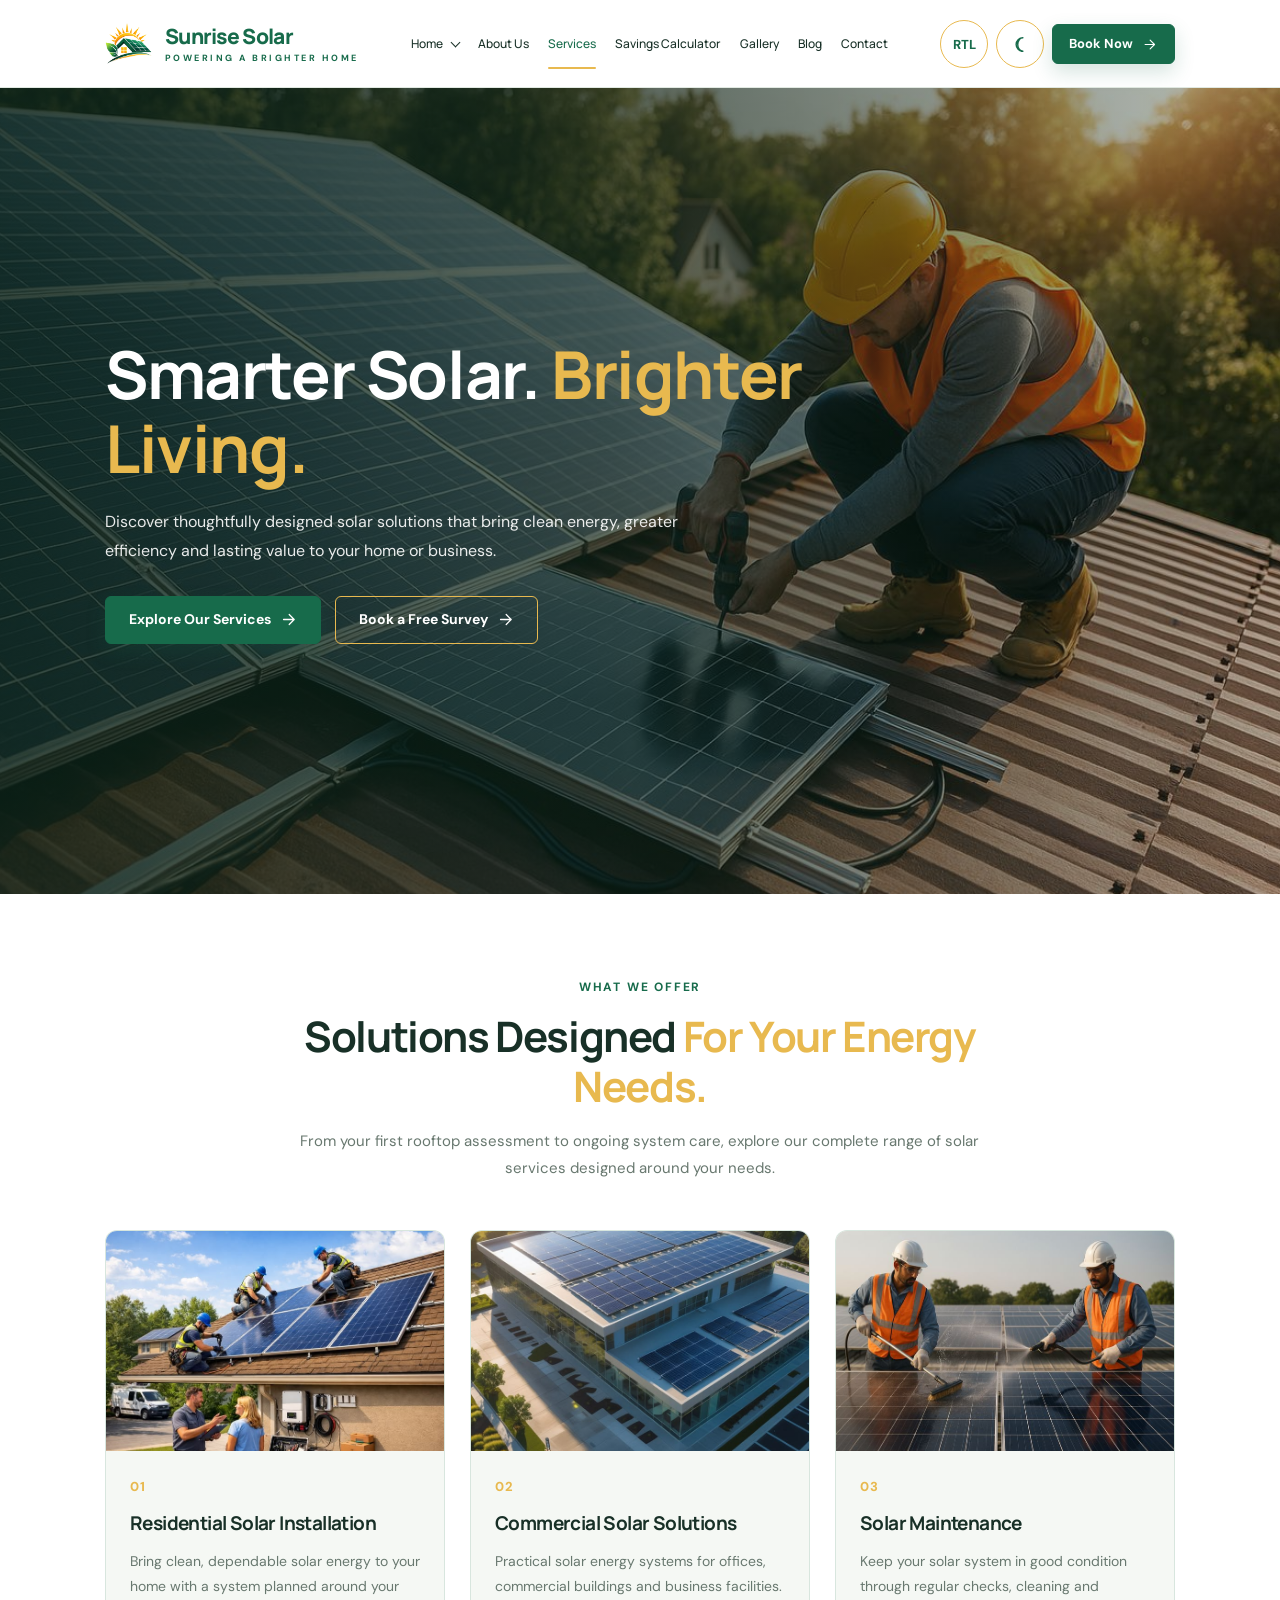
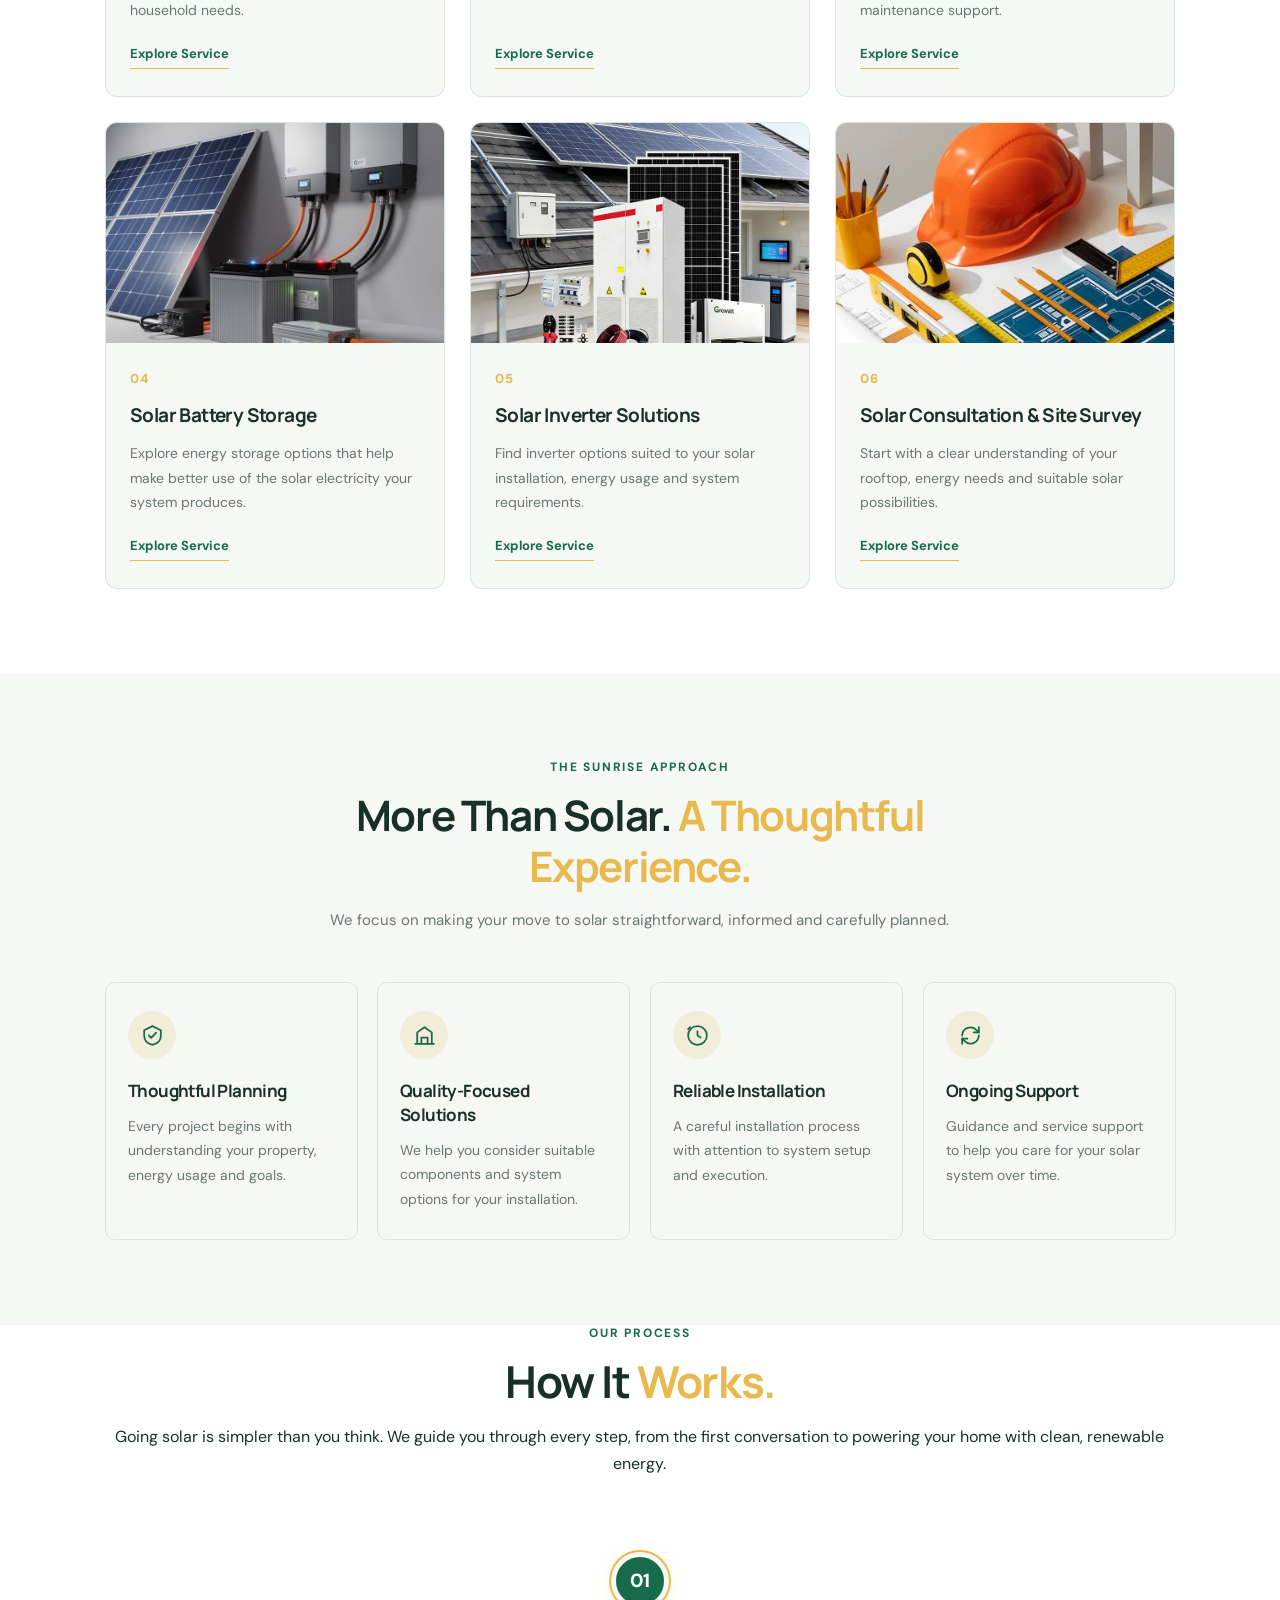
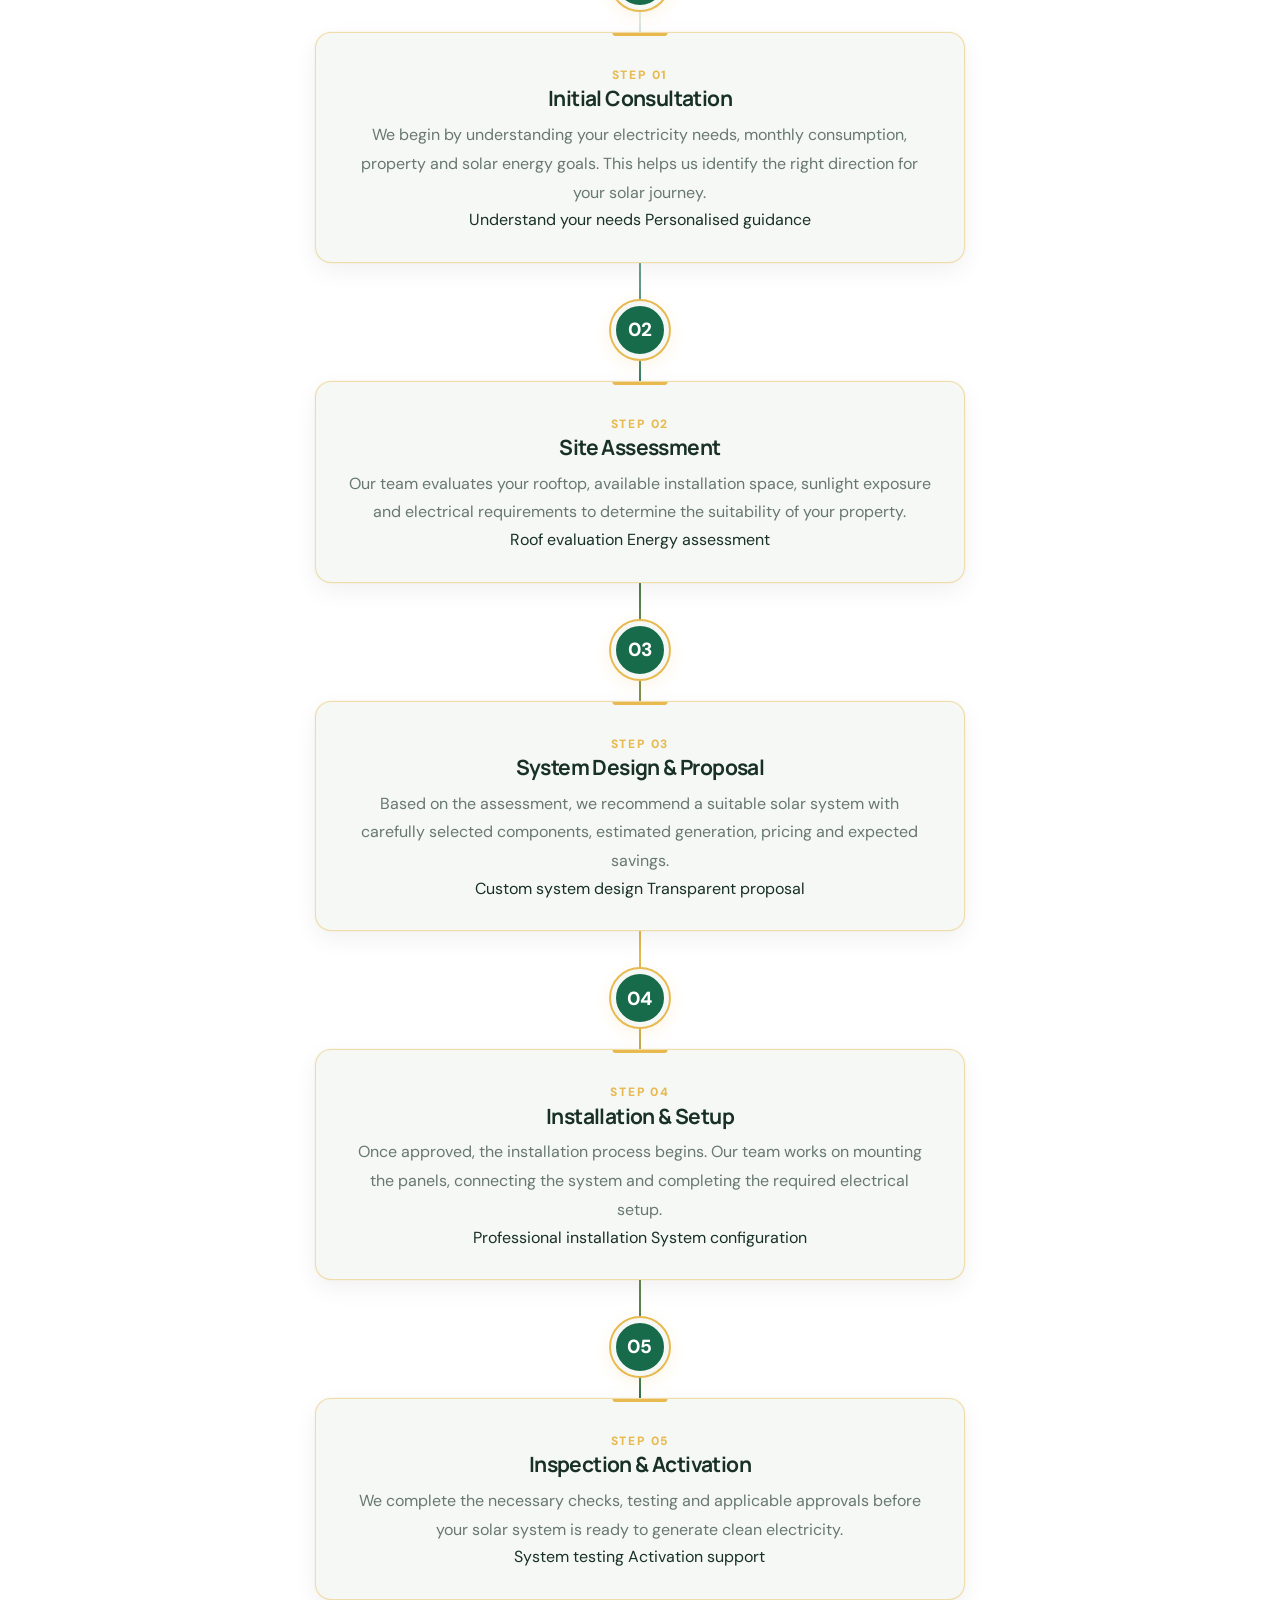
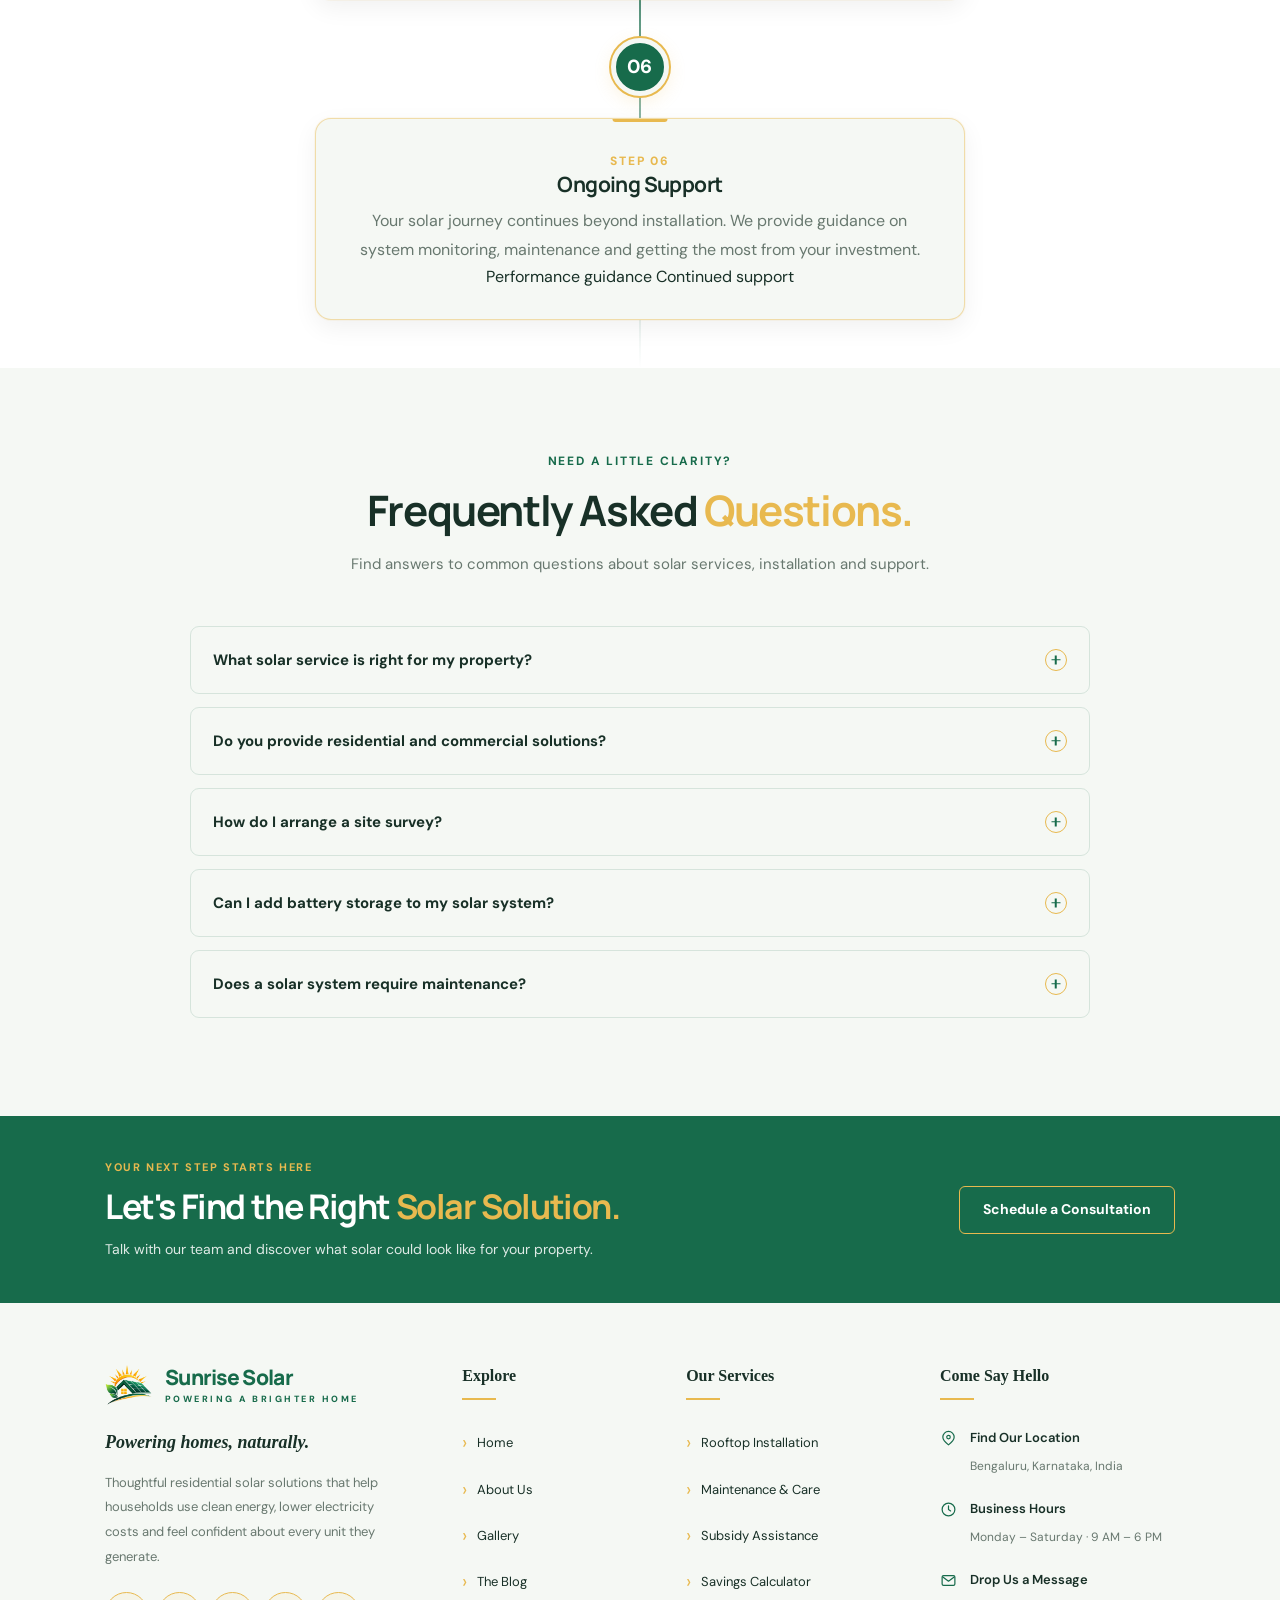
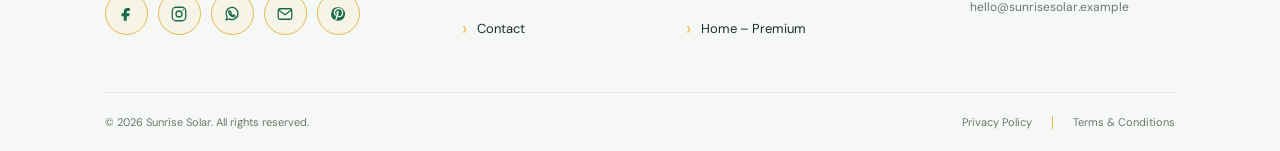
<file: pages/services.html>
<!DOCTYPE html>
<html lang="en" dir="ltr">

<head>
    <meta charset="UTF-8">
    <meta name="viewport" content="width=device-width, initial-scale=1.0">
    <meta name="theme-color" content="#176B4B">

    <title>Our Services | Sunrise Solar</title>

    <link rel="stylesheet" href="../assets/css/style.css">
    <link rel="stylesheet" href="../assets/css/services.css">
    <link rel="icon" type="image/png" sizes="64x64" href="../assets/images/logo.jpg">
</head>

<body dir="ltr">

    <!-- HEADER: KEEP THE SAME HEADER AS HOME 1 -->
    <header class="site-header">

        <div class="container nav-wrap">

            <!-- Logo -->
            <a class="brand" href="home1.html">

                <img src="../assets/images/logo.jpg"
                    alt="Sunrise Solar logo">

                <span>
                    Sunrise Solar
                    <small>POWERING A BRIGHTER HOME</small>
                </span>

            </a>

            <!-- Navigation -->
            <nav class="nav-links" aria-label="Main navigation">

                <!-- Home Dropdown -->
                <div class="nav-home active">

                    <a class="nav-home-label" href="home1.html">
                        Home
                        <span class="chevron" aria-hidden="true"></span>
                    </a>

                    <div class="home-dropdown">

                        <a class="selected" href="home1.html">
                            Home – Classic
                        </a>

                        <a href="home2.html">
                            Home – Premium
                        </a>

                    </div>

                </div>

                <a class="nav-link" href="about.html">About Us</a>

                <a class="nav-link" href="services.html">Services</a>

                <a class="nav-link" href="calculator.html">
                    Savings Calculator
                </a>

                <a class="nav-link" href="gallery.html">Gallery</a>

                <a class="nav-link" href="blog.html">Blog</a>

                <a class="nav-link" href="contact.html">Contact</a>

            </nav>

            <!-- Header Actions -->
            <div class="header-actions">

                <button class="icon-btn"
                    id="rtlToggle"
                    type="button"
                    aria-label="Toggle right to left">
                    RTL
                </button>

                <button class="icon-btn"
        id="themeToggle"
        type="button"
        aria-label="Toggle dark theme"
        title="Toggle dark theme">

    <svg class="moon-icon"
         xmlns="http://www.w3.org/2000/svg"
         width="19"
         height="19"
         viewBox="0 0 24 24"
         fill="none"
         stroke="currentColor"
         stroke-width="1.8"
         stroke-linecap="round"
         stroke-linejoin="round">

        <path d="M15 3.5
                 A8.5 8.5 0 1 0 15 20.5
                 A6.5 8.5 0 0 1 15 3.5Z"/>

    </svg>

</button>

                <a class="btn btn-primary" href="contact.html#contact-form">
    Book Now
    <svg class="btn-arrow"
         xmlns="http://www.w3.org/2000/svg"
         width="16"
         height="16"
         viewBox="0 0 24 24"
         fill="none"
         stroke="currentColor"
         stroke-width="2"
         stroke-linecap="round"
         stroke-linejoin="round"
         aria-hidden="true">
        <path d="M5 12h14"/>
        <path d="M13 5l7 7-7 7"/>
    </svg>
</a>

            </div>

            <!-- Mobile Menu -->
            <button class="menu-btn"
                type="button"
                aria-label="Open menu"
                aria-expanded="false">
                ☰
            </button>

        </div>

    </header>


    <main class="services-page">

        <!-- SECTION 1: HERO -->
        <section class="services-hero">

            <div class="services-hero-image"></div>
            <div class="services-hero-overlay"></div>

            <div class="container services-hero-content">

                

                <h1>
                    Smarter Solar.
                    <span>Brighter Living.</span>
                </h1>

                <p>
                    Discover thoughtfully designed solar solutions
                    that bring clean energy, greater efficiency and
                    lasting value to your home or business.
                </p>

                <div class="services-hero-buttons">

                    <a class="btn btn-primary"
                        href="#our-services">
                        Explore Our Services
                        <svg class="btn-arrow" viewBox="0 0 24 24"
                                width="17" height="17" fill="none"
                                stroke="currentColor" stroke-width="1.8"
                                stroke-linecap="round" stroke-linejoin="round">
                                <path d="M5 12h14M13 5l7 7-7 7"/>
                            </svg>
                    </a>

                    <a class="btn btn-secondary"
                        href="contact.html#contact-form">
                        Book a Free Survey
                        <svg class="btn-arrow" viewBox="0 0 24 24"
                                width="17" height="17" fill="none"
                                stroke="currentColor" stroke-width="1.8"
                                stroke-linecap="round" stroke-linejoin="round">
                                <path d="M5 12h14M13 5l7 7-7 7"/>
                            </svg>
                    </a>

                </div>

            </div>

        </section>


        <!-- SECTION 2: SIX SERVICES -->
        <section class="solar-services-list" id="our-services">

            <div class="container">

                <div class="services-section-heading">

                    <span class="services-kicker">
                        WHAT WE OFFER
                    </span>

                    <h2>
                        Solutions Designed
                        <span>For Your Energy Needs.</span>
                    </h2>

                    <p>
                        From your first rooftop assessment to ongoing
                        system care, explore our complete range of
                        solar services designed around your needs.
                    </p>

                </div>


                <div class="services-card-grid">

                    <!-- SERVICE 01 -->
                    <a class="service-card"
                        href="service-details.html#residential-solar-installation">

                        <div class="service-card-image">
                            <img src="../assets/images/service1.jpg"
                                alt="Residential rooftop solar installation">
                        </div>

                        <div class="service-card-content">
                            <span class="service-number">01</span>

                            <h3>Residential Solar Installation</h3>

                            <p>
                                Bring clean, dependable solar energy
                                to your home with a system planned
                                around your household needs.
                            </p>

                            <span class="service-card-link">
                                Explore Service
                            </span>
                        </div>

                    </a>


                    <!-- SERVICE 02 -->
                    <a class="service-card"
                        href="service-details.html#commercial-solar-solutions">

                        <div class="service-card-image">
                            <img src="../assets/images/service2.jpg"
                                alt="Commercial rooftop solar panels">
                        </div>

                        <div class="service-card-content">
                            <span class="service-number">02</span>

                            <h3>Commercial Solar Solutions</h3>

                            <p>
                                Practical solar energy systems for
                                offices, commercial buildings and
                                business facilities.
                            </p>

                            <span class="service-card-link">
                                Explore Service
                            </span>
                        </div>

                    </a>


                    <!-- SERVICE 03 -->
                    <a class="service-card"
                        href="service-details.html#solar-maintenance">

                        <div class="service-card-image">
                            <img src="../assets/images/service3.jpg"
                                alt="Solar panel maintenance">
                        </div>

                        <div class="service-card-content">
                            <span class="service-number">03</span>

                            <h3>Solar Maintenance</h3>

                            <p>
                                Keep your solar system in good
                                condition through regular checks,
                                cleaning and maintenance support.
                            </p>

                            <span class="service-card-link">
                                Explore Service
                            </span>
                        </div>

                    </a>


                    <!-- SERVICE 04 -->
                    <a class="service-card"
                        href="service-details.html#solar-battery-storage">

                        <div class="service-card-image">
                            <img src="../assets/images/service4.jpg"
                                alt="Solar battery energy storage system">
                        </div>

                        <div class="service-card-content">
                            <span class="service-number">04</span>

                            <h3>Solar Battery Storage</h3>

                            <p>
                                Explore energy storage options that
                                help make better use of the solar
                                electricity your system produces.
                            </p>

                            <span class="service-card-link">
                                Explore Service
                            </span>
                        </div>

                    </a>


                    <!-- SERVICE 05 -->
                    <a class="service-card"
                        href="service-details.html#solar-inverter-solutions">

                        <div class="service-card-image">
                            <img src="../assets/images/service5.jpg"
                                alt="Solar inverter equipment">
                        </div>

                        <div class="service-card-content">
                            <span class="service-number">05</span>

                            <h3>Solar Inverter Solutions</h3>

                            <p>
                                Find inverter options suited to your
                                solar installation, energy usage
                                and system requirements.
                            </p>

                            <span class="service-card-link">
                                Explore Service
                            </span>
                        </div>

                    </a>


                    <!-- SERVICE 06 -->
                    <a class="service-card"
                        href="service-details.html#solar-consultation">

                        <div class="service-card-image">
                            <img src="../assets/images/service6.jpg"
                                alt="Solar rooftop site consultation">
                        </div>

                        <div class="service-card-content">
                            <span class="service-number">06</span>

                            <h3>Solar Consultation & Site Survey</h3>

                            <p>
                                Start with a clear understanding
                                of your rooftop, energy needs and
                                suitable solar possibilities.
                            </p>

                            <span class="service-card-link">
                                Explore Service
                            </span>
                        </div>

                    </a>

                </div>

            </div>

        </section>

        

        <!-- SECTION 3: WHY CHOOSE OUR SERVICES -->
        <section class="services-benefits">

            <div class="container">

                <div class="services-section-heading">

                    <span class="services-kicker">
                        THE SUNRISE APPROACH
                    </span>

                    <h2>
                        More Than Solar.
                        <span>A Thoughtful Experience.</span>
                    </h2>

                    <p>
                        We focus on making your move to solar
                        straightforward, informed and carefully planned.
                    </p>

                </div>


                <div class="services-benefit-grid">

                    <article class="benefit-card">
                        <div class="benefit-icon">
                            <svg viewBox="0 0 24 24" aria-hidden="true">
                                <path d="M12 3 4 7v5c0 5 3.5 8 8 9
                                4.5-1 8-4 8-9V7l-8-4Z"/>
                                <path d="m8.5 12 2.2 2.2 4.8-5"/>
                            </svg>
                        </div>

                        <h3>Thoughtful Planning</h3>

                        <p>
                            Every project begins with understanding
                            your property, energy usage and goals.
                        </p>
                    </article>


                    <article class="benefit-card">
                        <div class="benefit-icon">
                            <svg viewBox="0 0 24 24" aria-hidden="true">
                                <path d="M3 20h18"/>
                                <path d="M5 20V9l7-5 7 5v11"/>
                                <path d="M9 20v-6h6v6"/>
                            </svg>
                        </div>

                        <h3>Quality-Focused Solutions</h3>

                        <p>
                            We help you consider suitable components
                            and system options for your installation.
                        </p>
                    </article>


                    <article class="benefit-card">
                        <div class="benefit-icon">
                            <svg viewBox="0 0 24 24" aria-hidden="true">
                                <path d="M12 8v4l3 2"/>
                                <circle cx="12" cy="12" r="9"/>
                                <path d="M5 4 3 6"/>
                            </svg>
                        </div>

                        <h3>Reliable Installation</h3>

                        <p>
                            A careful installation process with
                            attention to system setup and execution.
                        </p>
                    </article>


                    <article class="benefit-card">
                        <div class="benefit-icon">
                            <svg viewBox="0 0 24 24" aria-hidden="true">
                                <path d="M4 12a8 8 0 0 1 14-5l2 2"/>
                                <path d="M20 4v5h-5"/>
                                <path d="M20 12a8 8 0 0 1-14 5l-2-2"/>
                                <path d="M4 20v-5h5"/>
                            </svg>
                        </div>

                        <h3>Ongoing Support</h3>

                        <p>
                            Guidance and service support to help
                            you care for your solar system over time.
                        </p>
                    </article>

                </div>

            </div>

        </section>


        
<!-- ==========================================
    SECTION 4: HOW IT WORKS – PREMIUM VERTICAL TIMELINE
========================================== -->

<section class="solar-process-section">

    <div class="container">

        <div class="solar-process-heading">

            <span class="services-kicker">
                OUR PROCESS
            </span>

            <h2>
                How It <span>Works.</span>
            </h2>

            <p>
                Going solar is simpler than you think.
                We guide you through every step, from the
                first conversation to powering your home
                with clean, renewable energy.
            </p>

        </div>


        <div class="solar-process-timeline">


            <!-- STEP 01 -->
            <div class="solar-process-item">

                <div class="solar-process-marker">
                    <span>01</span>
                </div>

                <div class="solar-process-content">

                    <span class="process-step-label">
                        STEP 01
                    </span>

                    <h3>Initial Consultation</h3>

                    <p>
                        We begin by understanding your electricity
                        needs, monthly consumption, property and
                        solar energy goals. This helps us identify
                        the right direction for your solar journey.
                    </p>

                    <div class="process-meta">
                        <span>Understand your needs</span>
                        <span>Personalised guidance</span>
                    </div>

                </div>

            </div>


            <!-- STEP 02 -->
            <div class="solar-process-item">

                <div class="solar-process-marker">
                    <span>02</span>
                </div>

                <div class="solar-process-content">

                    <span class="process-step-label">
                        STEP 02
                    </span>

                    <h3>Site Assessment</h3>

                    <p>
                        Our team evaluates your rooftop, available
                        installation space, sunlight exposure and
                        electrical requirements to determine the
                        suitability of your property.
                    </p>

                    <div class="process-meta">
                        <span>Roof evaluation</span>
                        <span>Energy assessment</span>
                    </div>

                </div>

            </div>


            <!-- STEP 03 -->
            <div class="solar-process-item">

                <div class="solar-process-marker">
                    <span>03</span>
                </div>

                <div class="solar-process-content">

                    <span class="process-step-label">
                        STEP 03
                    </span>

                    <h3>System Design & Proposal</h3>

                    <p>
                        Based on the assessment, we recommend a
                        suitable solar system with carefully
                        selected components, estimated generation,
                        pricing and expected savings.
                    </p>

                    <div class="process-meta">
                        <span>Custom system design</span>
                        <span>Transparent proposal</span>
                    </div>

                </div>

            </div>


            <!-- STEP 04 -->
            <div class="solar-process-item">

                <div class="solar-process-marker">
                    <span>04</span>
                </div>

                <div class="solar-process-content">

                    <span class="process-step-label">
                        STEP 04
                    </span>

                    <h3>Installation & Setup</h3>

                    <p>
                        Once approved, the installation process
                        begins. Our team works on mounting the
                        panels, connecting the system and completing
                        the required electrical setup.
                    </p>

                    <div class="process-meta">
                        <span>Professional installation</span>
                        <span>System configuration</span>
                    </div>

                </div>

            </div>


            <!-- STEP 05 -->
            <div class="solar-process-item">

                <div class="solar-process-marker">
                    <span>05</span>
                </div>

                <div class="solar-process-content">

                    <span class="process-step-label">
                        STEP 05
                    </span>

                    <h3>Inspection & Activation</h3>

                    <p>
                        We complete the necessary checks, testing
                        and applicable approvals before your solar
                        system is ready to generate clean electricity.
                    </p>

                    <div class="process-meta">
                        <span>System testing</span>
                        <span>Activation support</span>
                    </div>

                </div>

            </div>


            <!-- STEP 06 -->
            <div class="solar-process-item">

                <div class="solar-process-marker">
                    <span>06</span>
                </div>

                <div class="solar-process-content">

                    <span class="process-step-label">
                        STEP 06
                    </span>

                    <h3>Ongoing Support</h3>

                    <p>
                        Your solar journey continues beyond
                        installation. We provide guidance on
                        system monitoring, maintenance and
                        getting the most from your investment.
                    </p>

                    <div class="process-meta">
                        <span>Performance guidance</span>
                        <span>Continued support</span>
                    </div>

                </div>

            </div>


        </div>

    </div>

</section>



        <!-- SECTION 5: FAQ -->
        <section class="services-faq">

            <div class="container">

                <div class="services-section-heading">

                    <span class="services-kicker">
                        NEED A LITTLE CLARITY?
                    </span>

                    <h2>
                        Frequently Asked
                        <span>Questions.</span>
                    </h2>

                    <p>
                        Find answers to common questions about
                        solar services, installation and support.
                    </p>

                </div>


                <div class="faq-list">

                    <details class="faq-item">
                        <summary>
                            What solar service is right for my property?
                            <span class="faq-symbol" aria-hidden="true"></span>
                        </summary>

                        <p>
                            The right solution depends on your energy
                            usage, property type, available roof space
                            and goals. A site assessment can help
                            identify suitable options.
                        </p>
                    </details>


                    <details class="faq-item">
                        <summary>
                            Do you provide residential and commercial solutions?
                            <span class="faq-symbol" aria-hidden="true"></span>
                        </summary>

                        <p>
                            Yes. Sunrise Solar offers solutions for
                            residential properties and commercial
                            facilities, subject to project requirements.
                        </p>
                    </details>


                    <details class="faq-item">
                        <summary>
                            How do I arrange a site survey?
                            <span class="faq-symbol" aria-hidden="true"></span>
                        </summary>

                        <p>
                            Contact our team through the consultation
                            form to discuss your property and arrange
                            the next steps.
                        </p>
                    </details>


                    <details class="faq-item">
                        <summary>
                            Can I add battery storage to my solar system?
                            <span class="faq-symbol" aria-hidden="true"></span>
                        </summary>

                        <p>
                            Battery compatibility depends on the
                            inverter, system configuration and your
                            energy requirements. We can help you
                            review suitable options.
                        </p>
                    </details>


                    <details class="faq-item">
                        <summary>
                            Does a solar system require maintenance?
                            <span class="faq-symbol" aria-hidden="true"></span>
                        </summary>

                        <p>
                            Periodic inspection and appropriate
                            cleaning help keep a solar installation
                            in good operating condition.
                        </p>
                    </details>

                </div>

            </div>

        </section>


        <!-- DISTINCT SERVICES CTA -->
        <section class="services-cta">

            <div class="container services-cta-inner">

                <div class="services-cta-copy">

                    <span class="services-cta-label">
                        YOUR NEXT STEP STARTS HERE
                    </span>

                    <h2>
                        Let's Find the Right
                        <span>Solar Solution.</span>
                    </h2>

                    <p>
                        Talk with our team and discover what
                        solar could look like for your property.
                    </p>

                </div>

                <div class="services-cta-actions">

                    <a class="btn btn-secondary"
                        href="contact.html#contact-form">
                        Schedule a Consultation
                    </a>

                </div>

            </div>

        </section>

    </main>


    <!-- FOOTER -->
    <footer class="footer">
    <div class="container">

        <div class="footer-grid">

            <!-- Footer Brand -->
            <div class="footer-brand">

                <a class="brand" href="home1.html">
                    <img src="../assets/images/logo.jpg" alt="Sunrise Solar logo">

                    <span>
                        Sunrise Solar
                        <small>POWERING A BRIGHTER HOME</small>
                    </span>
                </a>

                <h3>Powering homes, naturally.</h3>

                <p>
                    Thoughtful residential solar solutions that
                    help households use clean energy, lower
                    electricity costs and feel confident about
                    every unit they generate.
                </p>

                <!-- SOCIAL LINKS -->
                <div class="social-links" aria-label="Social links">

                    <!-- Facebook -->
                    <a href="#" aria-label="Facebook">
                        <svg viewBox="0 0 24 24" aria-hidden="true">
                            <path d="M14 8h3V4h-3c-3 0-5 2-5 5v2H6v4h3v6h4v-6h3l1-4h-4V9c0-.7.3-1 1-1z"/>
                        </svg>
                    </a>

                    <!-- Instagram -->
                    <a href="#" aria-label="Instagram">
                        <svg viewBox="0 0 24 24" aria-hidden="true">
                            <rect x="3" y="3" width="18" height="18" rx="5"/>
                            <circle cx="12" cy="12" r="4"/>
                            <circle class="icon-fill" cx="17.5" cy="6.8" r="1"/>
                        </svg>
                    </a>

                    <!-- WhatsApp -->
                    <a href="https://wa.me/919876543210"
                       aria-label="WhatsApp"
                       target="_blank"
                       rel="noopener">
                        <svg viewBox="0 0 24 24" aria-hidden="true">
                            <path d="M20 11.5a8 8 0 0 1-11.8 7L4 20l1.5-4.1A8 8 0 1 1 20 11.5Z"/>
                            <path d="M9 8.5c.3-.5.6-.5.9-.1l1 1.5c.2.3.1.6-.2.9l-.5.5c.6 1.2 1.5 2.1 2.7 2.7l.5-.5c.3-.3.6-.4.9-.2l1.5 1c.4.3.4.6-.1.9-.6.6-1.4.8-2.2.6-2.7-.7-5.2-3.2-5.9-5.9-.2-.8 0-1.6.6-2.2Z"/>
                        </svg>
                    </a>

                    <!-- Message / Email -->
                    <a href="mailto:hello@sunrisesolar.example"
                       aria-label="Send us a message">
                        <svg viewBox="0 0 24 24" aria-hidden="true">
                            <rect x="3" y="5" width="18" height="14" rx="2"/>
                            <path d="m4 7 8 6 8-6"/>
                        </svg>
                    </a>

                    <!-- Pinterest -->
                    <a href="#" aria-label="Pinterest">
                        <svg viewBox="0 0 24 24" aria-hidden="true">
                            <path d="M12 3a9 9 0 0 0-3.3 17.4c-.1-1.2 0-2.5.3-3.7l1.2-5s-.3-.6-.3-1.5c0-1.4.8-2.5 1.9-2.5.9 0 1.3.7 1.3 1.5 0 .9-.6 2.3-.9 3.6-.3 1.1.5 2 1.6 2 1.9 0 3.3-2 3.3-4.9 0-2.5-1.8-4.2-4.3-4.2-2.9 0-4.6 2.2-4.6 4.4 0 .9.3 1.9.8 2.4.1.2.2.3.1.5l-.3 1c-.1.3-.2.4-.5.2-1.3-.6-2.1-2.4-2.1-3.9 0-3.2 2.3-6.2 6.7-6.2 3.5 0 6.2 2.5 6.2 5.8 0 3.5-2.2 6.4-5.2 6.4-1 0-2-.5-2.3-1.1l-.7 2.6c-.3 1-.9 2-1.4 2.7A9 9 0 1 0 12 3Z"/>
                        </svg>
                    </a>

                </div>
            </div>


            <!-- Explore -->
            <div class="footer-column">

                <h4>Explore</h4>

                <div class="footer-links">
                    <a href="home1.html">Home</a>
                    <a href="about.html">About Us</a>
                    <a href="gallery.html">Gallery</a>
                    <a href="blog.html">The Blog</a>
                    <a href="contact.html">Contact</a>
                </div>

            </div>


            <!-- Our Services -->
            <div class="footer-column">

                <h4>Our Services</h4>

                <div class="footer-links">
                    <a href="services.html">Rooftop Installation</a>
                    <a href="services.html">Maintenance &amp; Care</a>
                    <a href="services.html">Subsidy Assistance</a>
                    <a href="calculator.html">Savings Calculator</a>
                    <a href="home2.html">Home – Premium</a>
                </div>

            </div>


            <!-- Contact -->
            <div class="footer-column">

                <h4>Come Say Hello</h4>

                <div class="footer-contact">

                    <!-- Location -->
                    <div class="footer-contact-item">
                        <svg viewBox="0 0 24 24" aria-hidden="true">
                            <path d="M20 10c0 5-8 11-8 11S4 15 4 10a8 8 0 1 1 16 0Z"/>
                            <circle cx="12" cy="10" r="2.5"/>
                        </svg>

                        <div>
                            <a href="https://www.google.com/maps/search/?api=1&query=Bengaluru+Karnataka+India"
                               target="_blank"
                               rel="noopener">
                                Find Our Location
                            </a>
                            <span>Bengaluru, Karnataka, India</span>
                        </div>
                    </div>

                    <!-- Business Hours -->
                    <div class="footer-contact-item">
                        <svg viewBox="0 0 24 24" aria-hidden="true">
                            <circle cx="12" cy="12" r="9"/>
                            <path d="M12 7v5l3 2"/>
                        </svg>

                        <div>
                            <strong>Business Hours</strong>
                            <span>Monday – Saturday · 9 AM – 6 PM</span>
                        </div>
                    </div>

                    <!-- Email -->
                    <div class="footer-contact-item">
                        <svg viewBox="0 0 24 24" aria-hidden="true">
                            <rect x="3" y="5" width="18" height="14" rx="2"/>
                            <path d="m4 7 8 6 8-6"/>
                        </svg>

                        <div>
                            <a href="mailto:hello@sunrisesolar.example">
                                Drop Us a Message
                            </a>
                            <span>hello@sunrisesolar.example</span>
                        </div>
                    </div>

                </div>

            </div>

        </div>


        <!-- FOOTER BOTTOM -->
        <div class="footer-bottom">

            <span>
                © 2026 Sunrise Solar. All rights reserved.
            </span>

            <span>
                <a href="#">Privacy Policy</a>
                <i></i>
                <a href="#">Terms &amp; Conditions</a>
            </span>

        </div>

    </div>
</footer>

    <script src="../assets/js/main.js" defer></script>

</body>
</html>
</file>
<file: assets/css/style.css>
@import url('https://fonts.googleapis.com/css2?family=DM+Sans:wght@400;500;600;700;800&family=Manrope:wght@400;500;600;700;800&display=swap');

/* ==============================
   ROOT VARIABLES
============================== */

:root {
    --primary: #176B4B;
    --primary-dark: #104B36;
    --secondary: #E8B94F;
    --ink: #183027;
    --muted: #68786f;
    --paper: #F5F8F4;
    --white: #fff;
    --line: #E1E9E2;
    --shadow: 0 18px 55px rgba(18, 54, 37, .11);
}

/* ==============================
   GLOBAL STYLES
============================== */

* {
    box-sizing: border-box;
}

html {
    scroll-behavior: smooth;
}

body {
    margin: 0;
    font-family: 'DM Sans', sans-serif;
    color: var(--ink);
    background: var(--white);
    line-height: 1.65;
    transition: background .25s, color .25s;
}

a {
    color: inherit;
    text-decoration: none;
}

img {
    display: block;
    max-width: 100%;
}

button,
input,
select,
textarea {
    font: inherit;
}

.container {
    width: min(1160px, calc(100% - 44px));
    margin: auto;
}

/* ==============================
   TOP BAR
============================== */

.topbar {
    background: var(--primary-dark);
    color: #fff;
    font-size: 12px;
    padding: 8px 0;
}

.topbar .container {
    display: flex;
    justify-content: space-between;
    gap: 15px;
}

/* ==============================
   HEADER
============================== */

.site-header {
    height: 82px;
    display: flex;
    align-items: center;
    background: var(--white);
    position: sticky;
    top: 0;
    z-index: 50;
    border-bottom: 1px solid var(--line);
}

.nav-wrap {
    display: flex;
    align-items: center;
    justify-content: space-between;
    gap: 24px;
}

.brand {
    display: flex;
    align-items: center;
    gap: 11px;
    font-family: Manrope, sans-serif;
    font-weight: 800;
    font-size: 20px;
    letter-spacing: -.7px;
    white-space: nowrap;
}

.brand-mark {
    width: 40px;
    height: 40px;
    border-radius: 13px;
    background: var(--primary);
    display: grid;
    place-items: center;
    color: var(--secondary);
    font-size: 21px;
}

.brand small {
    display: block;
    font: 800 9px 'DM Sans';
    letter-spacing: 2px;
    color: var(--muted);
    margin-top: -4px;
}

.nav-links {
    display: flex;
    align-items: center;
    gap: 23px;
    font-size: 13px;
    font-weight: 700;
    color: var(--ink);
}

.nav-links a {
    transition: .2s;
}

.nav-links a:hover,
.nav-links a.active {
    color: var(--primary);
}

.nav-links a.active:after {
    content: '';
    display: block;
    height: 2px;
    background: var(--secondary);
    margin-top: 5px;
}

.header-actions {
    display: flex;
    align-items: center;
    gap: 9px;
}

.icon-btn {
    width: 39px;
    height: 39px;
    border: 1px solid var(--line);
    border-radius: 50%;
    background: transparent;
    color: var(--primary);
    font-weight: 800;
    cursor: pointer;
    font-size: 12px;
}

/* ==============================
   BUTTONS
============================== */

.btn {
    display: inline-flex;
    align-items: center;
    justify-content: center;
    gap: 9px;
    border: 0;
    border-radius: 999px;
    padding: 14px 22px;
    font-weight: 800;
    font-size: 13px;
    cursor: pointer;
    transition: transform .2s, background .2s, box-shadow .2s;
}

.btn:hover {
    transform: translateY(-2px);
}

.btn-primary {
    background: var(--primary);
    color: #fff;
    box-shadow: 0 8px 20px rgba(23, 107, 75, .18);
}

.btn-primary:hover {
    background: var(--primary-dark);
}

.btn-secondary {
    background: var(--secondary);
    color: #26351e;
}

.btn-outline {
    border: 1px solid var(--primary);
    color: var(--primary);
    background: transparent;
}

.menu-btn {
    display: none;
    background: none;
    border: 0;
    font-size: 26px;
    color: var(--primary);
    cursor: pointer;
}

/* ==============================
   HERO SECTION
============================== */

.hero {
    background: var(--paper);
    overflow: hidden;
    position: relative;
}

.hero-grid {
    min-height: 590px;
    display: grid;
    grid-template-columns: 1fr 1.02fr;
    align-items: center;
    gap: 54px;
    padding: 48px 0;
}

.eyebrow {
    display: inline-flex;
    align-items: center;
    gap: 9px;
    color: var(--primary);
    font-size: 11px;
    font-weight: 800;
    letter-spacing: 1.7px;
    text-transform: uppercase;
}

.eyebrow:before {
    content: '';
    width: 24px;
    height: 2px;
    background: var(--secondary);
}

h1,
h2,
h3 {
    font-family: Manrope, sans-serif;
    line-height: 1.12;
    letter-spacing: -1.4px;
    margin: 0 0 18px;
}

h1 {
    font-size: clamp(42px, 5.2vw, 66px);
    max-width: 640px;
}

h2 {
    font-size: clamp(31px, 4vw, 44px);
}

h3 {
    font-size: 21px;
    letter-spacing: -.6px;
}

.hero p,
.lead {
    color: var(--muted);
    font-size: 16px;
    max-width: 550px;
}

.hero-actions {
    display: flex;
    gap: 12px;
    flex-wrap: wrap;
    margin: 28px 0 32px;
}

.hero-points {
    display: flex;
    gap: 22px;
    flex-wrap: wrap;
    color: var(--muted);
    font-size: 12px;
    font-weight: 700;
}

.hero-points span:before {
    content: '✓';
    color: var(--primary);
    margin-right: 7px;
}

.hero-visual {
    position: relative;
}

.hero-photo {
    height: 475px;
    width: 100%;
    object-fit: cover;
    border-radius: 28px 28px 90px 28px;
    box-shadow: var(--shadow);
}

.float-card {
    position: absolute;
    left: -25px;
    bottom: 25px;
    background: var(--white);
    padding: 17px 20px;
    border-radius: 16px;
    box-shadow: var(--shadow);
    max-width: 205px;
}

.float-card strong {
    display: block;
    font: 800 27px Manrope;
    color: var(--primary);
}

.float-card span {
    font-size: 11px;
    color: var(--muted);
}

/* ==============================
   GENERAL SECTIONS
============================== */

.section {
    padding: 88px 0;
}

.section-soft {
    background: var(--paper);
}

.section-head {
    max-width: 660px;
    margin-bottom: 38px;
}

.section-head.center {
    text-align: center;
    margin-left: auto;
    margin-right: auto;
}

.section-head.center .eyebrow {
    justify-content: center;
}

.section-head p {
    color: var(--muted);
    margin: 0;
}

/* ==============================
   STATS
============================== */

.stats {
    display: grid;
    grid-template-columns: repeat(4, 1fr);
    gap: 1px;
    background: var(--line);
    border: 1px solid var(--line);
    border-radius: 18px;
    overflow: hidden;
}

.stat {
    background: var(--white);
    padding: 24px;
    text-align: center;
}

.stat strong {
    font: 800 29px Manrope;
    color: var(--primary);
    display: block;
}

.stat span {
    font-size: 11px;
    color: var(--muted);
    font-weight: 700;
}

/* ==============================
   CARDS
============================== */

.cards {
    display: grid;
    grid-template-columns: repeat(3, 1fr);
    gap: 20px;
}

.card {
    background: var(--white);
    border: 1px solid var(--line);
    border-radius: 18px;
    padding: 26px;
    transition: .25s;
}

.card:hover {
    transform: translateY(-5px);
    box-shadow: var(--shadow);
    border-color: var(--secondary);
}

.card-icon {
    width: 47px;
    height: 47px;
    border-radius: 14px;
    background: rgba(232, 185, 79, .2);
    color: var(--primary);
    display: grid;
    place-items: center;
    font-size: 22px;
    margin-bottom: 20px;
}

.card p {
    font-size: 14px;
    color: var(--muted);
    margin: 0;
}

.text-link {
    display: inline-flex;
    align-items: center;
    gap: 8px;
    color: var(--primary);
    font-size: 13px;
    font-weight: 800;
    margin-top: 17px;
}

/* ==============================
   SPLIT SECTION
============================== */

.split {
    display: grid;
    grid-template-columns: 1fr 1fr;
    align-items: center;
    gap: 55px;
}

.split-img {
    width: 100%;
    height: 430px;
    object-fit: cover;
    border-radius: 22px;
}

.check-list {
    list-style: none;
    padding: 0;
    margin: 25px 0;
    display: grid;
    gap: 12px;
}

.check-list li {
    font-size: 14px;
    color: var(--muted);
}

.check-list li:before {
    content: '✓';
    color: var(--primary);
    font-weight: 900;
    margin-right: 10px;
}

/* ==============================
   CTA SECTION
============================== */

.cta-band {
    background: var(--primary);
    color: #fff;
    padding: 54px 0;
}

.cta-inner {
    display: flex;
    align-items: center;
    justify-content: space-between;
    gap: 25px;
}

.cta-band p {
    color: rgba(255, 255, 255, .78);
    margin: 8px 0 0;
}

/* ==============================
   PAGE HERO
============================== */

.page-hero {
    background: var(--paper);
    padding: 75px 0 68px;
    text-align: center;
}

.page-hero h1 {
    font-size: clamp(38px, 4.7vw, 56px);
    margin: 13px auto;
}

.page-hero p {
    max-width: 650px;
    margin: auto;
    color: var(--muted);
}

/* ==============================
   GALLERY
============================== */

.gallery-grid {
    display: grid;
    grid-template-columns: repeat(3, 1fr);
    gap: 18px;
}

.gallery-grid img {
    height: 260px;
    width: 100%;
    object-fit: cover;
    border-radius: 17px;
}

.gallery-item {
    position: relative;
    overflow: hidden;
    border-radius: 17px;
}

.gallery-item img {
    transition: transform .5s;
}

.gallery-item:hover img {
    transform: scale(1.05);
}

.gallery-item span {
    position: absolute;
    bottom: 13px;
    left: 13px;
    background: var(--white);
    padding: 8px 13px;
    border-radius: 30px;
    font-size: 11px;
    font-weight: 800;
}

/* ==============================
   FORMS
============================== */

.form-card {
    background: var(--white);
    border: 1px solid var(--line);
    border-radius: 22px;
    padding: 30px;
    box-shadow: var(--shadow);
}

.form-grid {
    display: grid;
    grid-template-columns: 1fr 1fr;
    gap: 16px;
}

.field {
    display: grid;
    gap: 7px;
}

.field.full {
    grid-column: 1 / -1;
}

.field label {
    font-size: 12px;
    font-weight: 800;
}

.field input,
.field select,
.field textarea {
    width: 100%;
    padding: 13px 14px;
    border: 1px solid var(--line);
    border-radius: 10px;
    background: var(--paper);
    color: var(--ink);
    outline: none;
}

.field input:focus,
.field select:focus,
.field textarea:focus {
    border-color: var(--primary);
}

.field textarea {
    min-height: 120px;
    resize: vertical;
}

/* ==============================
   SAVINGS CALCULATOR
============================== */

.calculator {
    background: var(--white);
    border: 1px solid var(--line);
    border-radius: 22px;
    padding: 30px;
    box-shadow: var(--shadow);
}

.calc-result {
    background: var(--primary);
    color: #fff;
    border-radius: 16px;
    padding: 25px;
    margin-top: 20px;
}

.calc-result strong {
    font: 800 34px Manrope;
    color: var(--secondary);
    display: block;
}

.calc-result span {
    font-size: 12px;
    color: rgba(255, 255, 255, .8);
}

/* ==============================
   BLOG
============================== */

.blog-grid {
    display: grid;
    grid-template-columns: repeat(3, 1fr);
    gap: 22px;
}

.blog-card {
    border: 1px solid var(--line);
    border-radius: 18px;
    overflow: hidden;
    background: var(--white);
}

.blog-card img {
    height: 215px;
    width: 100%;
    object-fit: cover;
}

.blog-content {
    padding: 22px;
}

.blog-content small {
    color: var(--primary);
    font-weight: 800;
    font-size: 10px;
    letter-spacing: 1px;
    text-transform: uppercase;
}

.blog-content p {
    color: var(--muted);
    font-size: 13px;
}

/* ==============================
   FOOTER
============================== */

.footer {
    background: var(--primary-dark);
    color: #fff;
    padding: 65px 0 22px;
}

.footer-grid {
    display: grid;
    grid-template-columns: 1.5fr 1fr 1fr 1fr;
    gap: 35px;
}

.footer .brand small {
    color: #d7e6dc;
}

.footer p,
.footer a {
    color: rgba(255, 255, 255, .75);
    font-size: 13px;
}

.footer h4 {
    font: 800 13px Manrope;
    margin: 5px 0 17px;
    color: var(--secondary);
    letter-spacing: .5px;
}

.footer-links {
    display: grid;
    gap: 10px;
}

.footer a:hover {
    color: var(--secondary);
}

.footer-bottom {
    border-top: 1px solid rgba(255, 255, 255, .18);
    margin-top: 42px;
    padding-top: 18px;
    display: flex;
    justify-content: space-between;
    gap: 20px;
    font-size: 11px;
    color: rgba(255, 255, 255, .65);
}

.mobile-only {
    display: none;
}

/* ==============================
   DARK THEME
============================== */

body.dark-theme {
    --ink: #edf4ee;
    --muted: #b0beb4;
    --paper: #17251d;
    --white: #101b15;
    --line: #2b3b30;
    --shadow: 0 18px 55px rgba(0, 0, 0, .28);

    background: var(--white);
    color: var(--ink);
}

body.dark-theme .site-header {
    background: #101b15;
}

body.dark-theme .nav-links {
    color: #e5eee7;
}

body.dark-theme .card,
body.dark-theme .stat,
body.dark-theme .form-card,
body.dark-theme .calculator,
body.dark-theme .blog-card,
body.dark-theme .float-card {
    background: #15231b;
}

body.dark-theme .field input,
body.dark-theme .field select,
body.dark-theme .field textarea {
    background: #101b15;
    color: var(--ink);
}

body.dark-theme .btn-outline {
    color: var(--secondary);
    border-color: var(--secondary);
}

/* ==============================
   RTL SUPPORT
============================== */

body[dir="rtl"] {
    direction: rtl;
}

body[dir="rtl"] .eyebrow:before {
    order: 2;
}

body[dir="rtl"] .float-card {
    left: auto;
    right: -25px;
}

body[dir="rtl"] .check-list li:before {
    margin-right: 0;
    margin-left: 10px;
}

body[dir="rtl"] .gallery-item span {
    left: auto;
    right: 13px;
}

/* ==============================
   RESPONSIVE: TABLET
============================== */

@media (max-width: 1000px) {
    .nav-links {
        gap: 13px;
        font-size: 12px;
    }

    .header-actions .btn {
        padding: 12px 15px;
    }

    .hero-grid {
        gap: 32px;
    }

    .footer-grid {
        grid-template-columns: 1.3fr 1fr 1fr;
    }

    .footer-grid > div:last-child {
        grid-column: 2 / -1;
    }
}

/* ==============================
   RESPONSIVE: MOBILE
============================== */

@media (max-width: 780px) {
    .topbar .container {
        justify-content: center;
    }

    .topbar .container span:last-child {
        display: none;
    }

    .site-header {
        height: 72px;
    }

    .menu-btn {
        display: block;
    }

    .nav-wrap {
        gap: 12px;
    }

    .nav-links {
        display: none;
        position: absolute;
        top: 71px;
        left: 0;
        right: 0;
        background: var(--white);
        padding: 18px 24px 24px;
        border-bottom: 1px solid var(--line);
        box-shadow: var(--shadow);
        flex-direction: column;
        align-items: stretch;
        gap: 0;
    }

    .nav-links.open {
        display: flex;
    }

    .nav-links a {
        padding: 11px 0;
        border-bottom: 1px solid var(--line);
    }

    .nav-links a.active:after {
        display: none;
    }

    .header-actions .btn {
        display: none;
    }

    .header-actions {
        margin-left: auto;
    }

    .hero-grid {
        grid-template-columns: 1fr;
        padding: 55px 0 45px;
        gap: 30px;
    }

    .hero-photo {
        height: 340px;
    }

    .float-card {
        left: 12px;
        bottom: 15px;
    }

    .split {
        grid-template-columns: 1fr;
        gap: 30px;
    }

    .split-img {
        height: 330px;
    }

    .cards,
    .blog-grid {
        grid-template-columns: 1fr 1fr;
    }

    .gallery-grid {
        grid-template-columns: 1fr 1fr;
    }

    .stats {
        grid-template-columns: 1fr 1fr;
    }

    .section {
        padding: 65px 0;
    }

    .cta-inner {
        align-items: flex-start;
        flex-direction: column;
    }

    .footer-grid {
        grid-template-columns: 1fr 1fr;
    }

    .footer-grid > div:last-child {
        grid-column: auto;
    }
}

@media (max-width: 520px) {
    .container {
        width: min(100% - 30px, 1160px);
    }

    h1 {
        font-size: 42px;
    }

    .hero-photo {
        height: 290px;
    }

    .cards,
    .blog-grid,
    .gallery-grid {
        grid-template-columns: 1fr;
    }

    .gallery-grid img {
        height: 230px;
    }

    .form-grid {
        grid-template-columns: 1fr;
    }

    .field.full {
        grid-column: auto;
    }

    .form-card,
    .calculator {
        padding: 21px;
    }

    .footer-grid {
        grid-template-columns: 1fr;
    }

    .footer-bottom {
        flex-direction: column;
    }

    .stats .stat {
        padding: 18px 10px;
    }

    .stat strong {
        font-size: 24px;
    }

    .page-hero {
        padding: 58px 0 52px;
    }
}

/* ==========================================
   REFINED SUNRISE SOLAR HEADER AND FOOTER
========================================== */

:root {
    --primary: #176B4B;
    --primary-dark: #104B36;
    --secondary: #E8B94F;
}

/* HEADER */

.site-header {
    height: 88px;
    background: var(--white);
    position: sticky;
    top: 0;
    z-index: 100;
    border-bottom: 1px solid var(--line);
}

.nav-wrap {
    gap: 26px;
}

.brand {
    gap: 12px;
    font-size: 22px;
    line-height: 1.05;
    color: var(--ink);
}

.brand img {
    width: 48px;
    height: 48px;
    object-fit: contain;
    flex: 0 0 48px;
}

.brand small {
    font-size: 9px;
    letter-spacing: 2.1px;
    color: var(--primary);
    margin-top: 5px;
}

.nav-links {
    gap: 27px;
    font-family: Manrope, sans-serif;
    font-size: 13px;
    font-weight: 600;
    white-space: nowrap;
}

.nav-links a,
.nav-home-label {
    color: var(--ink);
    transition: color .2s;
}

.nav-links a:hover,
.nav-links a.active,
.nav-home.active > .nav-home-label {
    color: var(--primary);
}

/* HOME DROPDOWN */

.nav-home {
    position: relative;
    height: 88px;
    display: flex;
    align-items: center;
}

.nav-home-label {
    display: flex;
    align-items: center;
    gap: 9px;
    height: 100%;
    position: relative;
}

.nav-home.active > .nav-home-label:after,
.nav-link.active:after {
    content: "";
    position: absolute;
    left: 0;
    right: 0;
    bottom: 19px;
    height: 2px;
    background: var(--secondary);
}

.chevron {
    width: 7px;
    height: 7px;
    border-right: 1.5px solid currentColor;
    border-bottom: 1.5px solid currentColor;
    transform: rotate(45deg);
    margin-top: -4px;
    transition: transform .2s;
}

.nav-home:hover .chevron,
.nav-home:focus-within .chevron {
    transform: rotate(225deg);
    margin-top: 4px;
}

.home-dropdown {
    position: absolute;
    top: calc(100% - 1px);
    left: -38px;
    width: 248px;
    padding: 12px 14px;
    background: var(--white);
    border: 1px solid var(--secondary);
    border-radius: 22px;
    box-shadow: 0 16px 35px rgba(24, 48, 39, .12);
    display: grid;
    gap: 3px;
    opacity: 0;
    visibility: hidden;
    transform: translateY(8px);
    transition: .2s;
}

.nav-home:hover .home-dropdown,
.nav-home:focus-within .home-dropdown {
    opacity: 1;
    visibility: visible;
    transform: translateY(0);
}

.home-dropdown a {
    display: block;
    padding: 16px 15px;
    border-radius: 12px;
    color: var(--ink);
    font-family: Georgia, serif;
    font-size: 15px;
    font-weight: 400;
}

.home-dropdown a:hover,
.home-dropdown a.selected {
    background: color-mix(in srgb, var(--secondary) 18%, var(--white));
    color: var(--primary);
}

.nav-link {
    position: relative;
}

/* HEADER ACTIONS */

.header-actions {
    gap: 10px;
}

.icon-btn {
    width: 48px;
    height: 48px;
    border-color: var(--secondary);
    color: var(--primary);
    font-size: 13px;
    background: transparent;
}

.header-actions .btn {
    padding: 16px 24px;
    min-height: 48px;
}

.menu-btn {
    font-size: 24px;
    color: var(--primary);
    padding: 0;
    width: 34px;
    height: 40px;
}

/* FOOTER */

.footer {
    background: transparent;
    color: var(--ink);
    padding: 58px 0 20px;
}

.footer-grid {
    grid-template-columns: 1.35fr 1fr 1fr 1.12fr;
    gap: 44px;
}

.footer .brand {
    color: var(--ink);
}

.footer .brand small {
    color: var(--primary);
}

.footer-brand h3 {
    font-family: Georgia, serif;
    font-style: italic;
    font-size: 18px;
    letter-spacing: 0;
    margin: 23px 0 18px;
    color: var(--ink);
}

.footer p,
.footer a,
.footer-links span {
    color: var(--muted);
    font-size: 13px;
}

.footer-brand p {
    max-width: 300px;
    line-height: 1.9;
}

.footer h4 {
    font-family: Georgia, serif;
    font-size: 16px;
    letter-spacing: 0;
    text-transform: none;
    color: var(--ink);
    margin: 6px 0 27px;
    position: relative;
}

.footer h4:after {
    content: "";
    display: block;
    width: 34px;
    height: 2px;
    background: var(--secondary);
    margin-top: 13px;
}

.footer-links {
    gap: 15px;
}

.footer-links a {
    position: relative;
}

.footer-links a:before {
    content: "›";
    color: var(--secondary);
    font-size: 19px;
    margin-right: 10px;
}

.footer a:hover {
    color: var(--primary);
}

/* SOCIAL LINKS */

.social-links {
    display: flex;
    gap: 10px;
    margin-top: 23px;
}

.social-links a {
    width: 43px;
    height: 43px;
    border: 1px solid var(--secondary);
    border-radius: 50%;
    display: grid;
    place-items: center;
    color: var(--primary);
    font-weight: 700;
    font-size: 16px;
}

.social-links a:before {
    display: none;
}

.social-links a:hover {
    background: var(--primary);
    color: #fff;
}

/* FOOTER BOTTOM */

.footer-bottom {
    border-top: 1px solid var(--line);
    margin-top: 48px;
    padding-top: 20px;
    color: var(--muted);
}

.footer-bottom a {
    font-size: 11px;
}

.footer-bottom > span:last-child {
    display: flex;
    align-items: center;
    gap: 20px;
}

.footer-bottom i {
    height: 13px;
    width: 1px;
    background: var(--secondary);
}

/* CTA */

.cta-band {
    background: var(--primary);
    color: #fff;
}

.btn-secondary {
    background: var(--secondary);
    color: var(--primary-dark);
}

/* DARK THEME FOOTER AND DROPDOWN */

body.dark-theme .footer {
    background: transparent;
    color: var(--ink);
}

body.dark-theme .footer h4,
body.dark-theme .footer-brand h3 {
    color: var(--ink);
}

body.dark-theme .footer p,
body.dark-theme .footer a,
body.dark-theme .footer-links span {
    color: var(--muted);
}

body.dark-theme .home-dropdown {
    background: #15231b;
    border-color: var(--secondary);
}

body.dark-theme .home-dropdown a {
    color: var(--ink);
}

body.dark-theme .home-dropdown a:hover,
body.dark-theme .home-dropdown a.selected {
    background: #243a2d;
    color: var(--secondary);
}

/* ==============================
   RESPONSIVE: 1100px
============================== */

@media (max-width: 1100px) {
    .nav-links {
        gap: 15px;
        font-size: 12px;
    }

    .header-actions .btn {
        padding: 13px 16px;
    }

    .footer-grid {
        gap: 25px;
    }
}

/* ==============================
   RESPONSIVE: 900px
============================== */

@media (max-width: 900px) {
    .nav-links {
        gap: 11px;
    }

    .nav-wrap {
        gap: 14px;
    }

    .brand {
        font-size: 19px;
    }

    .brand img {
        width: 42px;
        height: 42px;
        flex-basis: 42px;
    }

    .header-actions .btn {
        display: none;
    }
}

/* ==============================
   RESPONSIVE: 780px
============================== */

@media (max-width: 780px) {
    .site-header {
        height: 74px;
    }

    .nav-links {
        top: 73px;
        max-height: calc(100vh - 74px);
        overflow: auto;
    }

    .nav-home {
        height: auto;
        display: block;
    }

    .nav-home-label {
        height: auto;
        padding: 12px 0;
        border-bottom: 1px solid var(--line);
    }

    .nav-home.active > .nav-home-label:after,
    .nav-link.active:after {
        display: none;
    }

    .home-dropdown {
        position: static;
        width: 100%;
        display: none;
        opacity: 1;
        visibility: visible;
        transform: none;
        box-shadow: none;
        border: 0;
        border-radius: 12px;
        padding: 4px 8px 8px;
        background: var(--paper);
    }

    .nav-home:hover .home-dropdown,
    .nav-home:focus-within .home-dropdown {
        display: grid;
    }

    .home-dropdown a {
        padding: 11px 13px;
    }

    .footer-grid {
        grid-template-columns: 1fr 1fr;
    }

    .footer-grid > div:last-child {
        grid-column: auto;
    }
}

/* ==============================
   RESPONSIVE: 520px
============================== */

@media (max-width: 520px) {
    .footer-grid {
        grid-template-columns: 1fr;
    }

    .footer-bottom > span:last-child {
        flex-wrap: wrap;
    }
}
/* NAVBAR TEXT SIZE ADJUSTMENT */

.nav-links {
    font-size: 12px;
    gap: 23px;
}

.nav-links a,
.nav-home-label {
    font-size: 12px;
    font-weight: 600;
}

/* HOME DROPDOWN TEXT */

.home-dropdown a {
    font-size: 14px;
}

/* TABLET */

@media (max-width: 1100px) {
    .nav-links {
        font-size: 11px;
        gap: 15px;
    }

    .nav-links a,
    .nav-home-label {
        font-size: 11px;
    }
}
/* FIX ACTIVE NAVIGATION UNDERLINE POSITION */

.site-header .nav-links > a.nav-link {
    position: relative !important;
    align-self: stretch;
    display: flex;
    align-items: center;
}

/* Active line below About, Services, Calculator, Gallery, Blog and Contact */
.site-header .nav-links > a.nav-link.active::after {
    content: "" !important;
    position: absolute !important;
    top: auto !important;
    bottom: 19px !important;
    left: 0 !important;
    right: 0 !important;
    width: 100% !important;
    height: 2px !important;
    margin: 0 !important;
    background: var(--secondary) !important;
    display: block !important;
}

/* Keep the Home underline in the same position */
.site-header .nav-home.active > .nav-home-label::after {
    top: auto !important;
    bottom: 19px !important;
}

/* No underline on inactive links */
.site-header .nav-links > a.nav-link:not(.active)::after {
    display: none !important;
}
/* ==========================================
   NAVBAR - CONSISTENT FONT SIZE
========================================== */

/* Keep every navbar heading the same size */
.site-header .nav-links,
.site-header .nav-links > a,
.site-header .nav-home-label {
    font-size: 12px !important;
    font-weight: 600 !important;
    line-height: 1.2 !important;
}

/* Prevent size changes on hover, active and focus */
.site-header .nav-links > a:hover,
.site-header .nav-links > a:focus,
.site-header .nav-links > a.active,
.site-header .nav-home-label:hover,
.site-header .nav-home-label:focus,
.site-header .nav-home.active > .nav-home-label {
    font-size: 12px !important;
    font-weight: 600 !important;
    transform: none !important;
}

/* ==========================================
   HOME DROPDOWN - CLASSIC & PREMIUM
========================================== */

/* Same font size for both dropdown options */
.site-header .home-dropdown a,
.site-header .home-dropdown a:hover,
.site-header .home-dropdown a:focus,
.site-header .home-dropdown a.selected {
    font-size: 14px !important;
    font-weight: 600 !important;
}

/* Light gold hover instead of pink */
.site-header .home-dropdown a:hover,
.site-header .home-dropdown a:focus-visible,
.site-header .home-dropdown a.selected {
    background: #F8EFD8 !important;
    color: var(--primary-dark) !important;
    transition: background 0.25s ease, color 0.25s ease;
}

/* Same light gold hover in dark mode */
body.dark-theme .site-header .home-dropdown a:hover,
body.dark-theme .site-header .home-dropdown a:focus-visible,
body.dark-theme .site-header .home-dropdown a.selected {
    background: #F8EFD8 !important;
    color: var(--primary-dark) !important;
}
/* ==========================================
   FOOTER BRAND - MATCH HEADER BRAND SIZE
========================================== */

/* Keep Sunrise Solar text the same size */
.site-header .brand-name,
.site-footer .brand-name,
footer .brand-name {
    font-size: 25px !important;
    font-weight: 800 !important;
    line-height: 1.2 !important;
}

/* Keep the tagline consistent */
.site-header .brand-tagline,
.site-footer .brand-tagline,
footer .brand-tagline {
    font-size: 10px !important;
    font-weight: 700 !important;
    letter-spacing: 3px !important;
    line-height: 1.4 !important;
}

/* Keep footer logo aligned with the brand text */
.site-footer .brand,
footer .brand {
    display: flex;
    align-items: center;
    gap: 12px;
}

/* ==========================================
   FOOTER COLUMN ALIGNMENT
========================================== */

/* Move Explore slightly to the right */
.site-footer .footer-grid > :nth-child(2),
footer .footer-grid > :nth-child(2) {
    padding-left: 24px;
}

/* Keep all footer columns aligned from the top */
.site-footer .footer-grid,
footer .footer-grid {
    align-items: start;
}
/* ==========================================
   FOOTER LOGO - MATCH HEADER BRANDING
========================================== */

/* Match the header logo image size */
.site-header .brand img,
.footer-brand .brand img {
    width: 62px !important;
    height: 62px !important;
    object-fit: contain;
    flex-shrink: 0;
}

/* Match Sunrise Solar text in header and footer */
.site-header .brand > span,
.footer-brand .brand > span {
    font-family: inherit;
    font-size: 25px !important;
    font-weight: 800 !important;
    line-height: 1.2 !important;
    color: var(--ink);
    white-space: nowrap;
}

/* Match POWERING A BRIGHTER HOME */
.site-header .brand > span small,
.footer-brand .brand > span small {
    display: block;
    font-size: 10px !important;
    font-weight: 700 !important;
    letter-spacing: 3px !important;
    line-height: 1.5 !important;
    margin-top: 3px;
    white-space: nowrap;
}

/* Match logo and text alignment */
.site-header .brand,
.footer-brand .brand {
    display: flex;
    align-items: center;
    gap: 12px;
}

/* Dark mode tagline - gold in header and footer */
body.dark-theme .site-header .brand > span small,
body.dark-theme .footer-brand .brand > span small {
    color: var(--secondary) !important;
}

/* ==========================================
   FOOTER COLUMN ALIGNMENT
========================================== */

.footer-grid {
    align-items: start;
}

/* Move Explore slightly to the right */
.footer-grid > div:nth-child(2) {
    padding-left: 20px;
}
/* ==========================================
   NAVBAR - SAME FONT SIZE AND ALIGNMENT
========================================== */

/* Keep all navbar items aligned */
.site-header .nav-links {
    display: flex;
    align-items: center;
}

/* Same size for Home and every other navigation item */
.site-header .nav-links .nav-link,
.site-header .nav-links .nav-home-label {
    font-size: 12px !important;
    font-weight: 600 !important;
    line-height: 1.2 !important;
    transform: none !important;
    transition: color 0.2s ease !important;
}

/* Prevent size or weight changes on hover, active and focus */
.site-header .nav-links .nav-link:hover,
.site-header .nav-links .nav-link:focus,
.site-header .nav-links .nav-link.active,
.site-header .nav-links .nav-home-label:hover,
.site-header .nav-links .nav-home-label:focus,
.site-header .nav-links .nav-home.active .nav-home-label {
    font-size: 12px !important;
    font-weight: 600 !important;
    transform: none !important;
}

/* ==========================================
   HOME DROPDOWN - MATCHING OPTIONS
========================================== */

.site-header .home-dropdown a,
.site-header .home-dropdown a:hover,
.site-header .home-dropdown a:focus,
.site-header .home-dropdown a.selected {
    display: block;
    box-sizing: border-box;
    width: 100%;
    font-size: 14px !important;
    font-weight: 600 !important;
    line-height: 1.3 !important;
    padding: 14px 16px !important;
    transform: none !important;
}

/* Light gold hover and selected background */
.site-header .home-dropdown a:hover,
.site-header .home-dropdown a:focus-visible,
.site-header .home-dropdown a.selected {
    background: #F8EFD8 !important;
    color: var(--primary-dark) !important;
}

/* Same dropdown hover in dark mode */
body.dark-theme .site-header .home-dropdown a:hover,
body.dark-theme .site-header .home-dropdown a:focus-visible,
body.dark-theme .site-header .home-dropdown a.selected {
    background: #F8EFD8 !important;
    color: var(--primary-dark) !important;
}
/* Move Explore column slightly right */
.footer-grid > div:nth-child(2) {
    padding-left: 30px !important;
}
/* Slightly reduce POWERING A BRIGHTER HOME text */
.site-header .brand > span small,
.footer-brand .brand > span small {
    font-size: 9px !important;
    letter-spacing: 2.5px !important;
    line-height: 1.4 !important;
}
/* LIGHT MODE */
.site-header .brand > span,
.footer-brand .brand > span {
    color: var(--primary-dark) !important;
}

/* DARK MODE */
body.dark-theme .site-header .brand > span,
body.dark-theme .footer-brand .brand > span {
    color: #FFFFFF !important;
}

/* TAGLINE – SECONDARY GOLD */
.site-header .brand > span small,
.footer-brand .brand > span small {
    color: var(--secondary) !important;
}
/* LIGHT MODE – BOTH BRAND NAME AND TAGLINE IN GREEN */
.site-header .brand > span,
.footer-brand .brand > span,
.site-header .brand > span small,
.footer-brand .brand > span small {
    color: var(--primary) !important;
}

/* DARK MODE – BRAND NAME IN WHITE */
body.dark-theme .site-header .brand > span,
body.dark-theme .footer-brand .brand > span {
    color: #FFFFFF !important;
}

/* DARK MODE – TAGLINE IN SECONDARY GOLD */
body.dark-theme .site-header .brand > span small,
body.dark-theme .footer-brand .brand > span small {
    color: var(--secondary) !important;
}
/* ==========================================
   HEADER CTA – MATCH HOMEPAGE BUTTONS
========================================== */

/* Header primary CTA */
.site-header .btn-primary,
.site-header .nav-cta,
.site-header .header-cta {
    display: inline-flex;
    align-items: center;
    justify-content: center;
    gap: 10px;
    min-height: 48px;
    padding: 13px 23px;
    border: 1.5px solid var(--primary);
    border-radius: 6px;
    background: var(--primary);
    color: #FFFFFF !important;
    font-size: 14px;
    font-weight: 700;
    line-height: 1.2;
    text-decoration: none;
    transition: background .25s ease,
                color .25s ease,
                border-color .25s ease,
                transform .25s ease;
}

.site-header .btn-primary:hover,
.site-header .nav-cta:hover,
.site-header .header-cta:hover {
    background: var(--primary-dark);
    border-color: var(--primary-dark);
    color: #FFFFFF !important;
    transform: translateY(-2px);
}

/* Match SVG arrows wherever they exist */
.site-header .btn-primary svg,
.site-header .nav-cta svg,
.site-header .header-cta svg {
    width: 17px;
    height: 17px;
    flex: 0 0 17px;
    fill: none;
    stroke: currentColor;
    stroke-width: 1.8;
    stroke-linecap: round;
    stroke-linejoin: round;
    transition: transform .25s ease;
}

.site-header .btn-primary:hover svg,
.site-header .nav-cta:hover svg,
.site-header .header-cta:hover svg {
    transform: translateX(4px);
}

/* RTL arrow direction */
[dir="rtl"] .site-header .btn-primary svg,
[dir="rtl"] .site-header .nav-cta svg,
[dir="rtl"] .site-header .header-cta svg {
    transform: rotate(180deg);
}

[dir="rtl"] .site-header .btn-primary:hover svg,
[dir="rtl"] .site-header .nav-cta:hover svg,
[dir="rtl"] .site-header .header-cta:hover svg {
    transform: rotate(180deg) translateX(4px);
}

/* Dark mode – keep primary CTA consistent */
body.dark-theme .site-header .btn-primary,
body.dark-theme .site-header .nav-cta,
body.dark-theme .site-header .header-cta {
    background: var(--primary);
    border-color: var(--primary);
    color: #FFFFFF !important;
}
/* REDUCE BUTTON SIZE */
.solar-btn,
.site-header .btn-primary,
.site-header .nav-cta,
.site-header .header-cta {
    min-height: 40px !important;
    padding: 10px 17px !important;
    font-size: 13px !important;
    gap: 8px !important;
    border-radius: 6px !important;
}

/* REDUCE ARROW SIZE */
.solar-btn svg,
.site-header .btn-primary svg,
.site-header .nav-cta svg,
.site-header .header-cta svg {
    width: 15px !important;
    height: 15px !important;
}
/* ==========================================
   SUNRISE SOLAR FOOTER - REFINED LAYOUT
========================================== */

.footer {
    background: var(--paper);
    color: var(--ink);
    padding: 58px 0 20px;
}

.footer-grid {
    display: grid;
    grid-template-columns: 1.35fr 1fr 1fr 1.12fr;
    gap: 44px;
    align-items: start;
}

/* FOOTER BRAND */

.footer .brand {
    display: flex;
    align-items: center;
    gap: 12px;
    color: var(--primary);
}

.footer-brand h3 {
    font-family: Georgia, serif;
    font-style: italic;
    font-size: 18px;
    letter-spacing: 0;
    margin: 23px 0 18px;
    color: var(--ink);
}

.footer-brand p {
    max-width: 300px;
    line-height: 1.9;
    margin: 0;
}

/* FOOTER HEADINGS */

.footer h4 {
    font-family: Georgia, serif;
    font-size: 16px;
    font-weight: 700;
    letter-spacing: 0;
    text-transform: none;
    color: var(--ink);
    margin: 6px 0 27px;
}

.footer h4::after {
    content: "";
    display: block;
    width: 34px;
    height: 2px;
    background: var(--secondary);
    margin-top: 13px;
}

/* FOOTER LINKS */

.footer-links {
    display: grid;
    gap: 15px;
}

.footer-links a {
    display: flex;
    align-items: center;
    color: var(--ink);
    font-size: 13px;
    transition: color .2s ease;
}

.footer-links a::before {
    content: "›";
    color: var(--secondary);
    font-size: 19px;
    margin-right: 10px;
}

.footer-links a:hover {
    color: var(--primary);
}

/* SOCIAL ICONS */

.social-links {
    display: flex;
    align-items: center;
    flex-wrap: wrap;
    gap: 10px;
    margin-top: 23px;
}

.social-links a {
    width: 43px;
    height: 43px;
    border: 1px solid var(--secondary);
    border-radius: 50%;
    display: grid;
    place-items: center;
    color: var(--primary);
    background: rgba(232, 185, 79, .08);
    transition: background .25s ease,
                color .25s ease,
                border-color .25s ease,
                transform .25s ease;
}

.social-links a::before {
    display: none !important;
}

.social-links svg {
    width: 18px;
    height: 18px;
    fill: none;
    stroke: currentColor;
    stroke-width: 1.7;
    stroke-linecap: round;
    stroke-linejoin: round;
}

.social-links a:first-child svg,
.social-links a:last-child svg {
    fill: currentColor;
    stroke: none;
}

.social-links svg .icon-fill {
    fill: currentColor;
    stroke: none;
}

.social-links a:hover {
    background: var(--primary);
    border-color: var(--primary);
    color: #fff;
    transform: translateY(-3px);
}

/* CONTACT DETAILS */

.footer-contact {
    display: grid;
    gap: 22px;
}

.footer-contact-item {
    display: flex;
    align-items: flex-start;
    gap: 13px;
}

.footer-contact-item > svg {
    width: 17px;
    height: 17px;
    flex: 0 0 17px;
    margin-top: 3px;
    fill: none;
    stroke: var(--primary);
    stroke-width: 1.7;
    stroke-linecap: round;
    stroke-linejoin: round;
}

.footer-contact-item div {
    display: grid;
    gap: 7px;
}

.footer-contact-item a,
.footer-contact-item strong {
    color: var(--ink);
    font-size: 13px;
    font-weight: 600;
}

.footer-contact-item span {
    color: var(--muted);
    font-size: 12px;
    line-height: 1.7;
}

.footer-contact-item a:hover {
    color: var(--primary);
}

/* FOOTER BOTTOM */

.footer-bottom {
    border-top: 1px solid var(--line);
    margin-top: 48px;
    padding-top: 20px;
    display: flex;
    align-items: center;
    justify-content: space-between;
    gap: 20px;
    color: var(--muted);
    font-size: 11px;
}

.footer-bottom > span:last-child {
    display: flex;
    align-items: center;
    gap: 20px;
}

.footer-bottom a {
    color: var(--muted);
    font-size: 11px;
}

.footer-bottom a:hover {
    color: var(--primary);
}

.footer-bottom i {
    height: 13px;
    width: 1px;
    background: var(--secondary);
}

/* DARK THEME */

body.dark-theme .footer {
    background: var(--paper);
    color: var(--ink);
}

body.dark-theme .footer h4,
body.dark-theme .footer-brand h3,
body.dark-theme .footer-contact-item a,
body.dark-theme .footer-contact-item strong,
body.dark-theme .footer-links a {
    color: var(--ink);
}

body.dark-theme .footer p,
body.dark-theme .footer-contact-item span,
body.dark-theme .footer-bottom,
body.dark-theme .footer-bottom a {
    color: var(--muted);
}

body.dark-theme .footer-contact-item > svg {
    stroke: var(--secondary);
}

body.dark-theme .social-links a {
    color: var(--secondary);
    border-color: var(--secondary);
}

body.dark-theme .social-links a:hover {
    color: var(--primary-dark);
    background: var(--secondary);
}

/* TABLET */

@media (max-width: 1000px) {
    .footer-grid {
        grid-template-columns: 1.3fr 1fr 1fr;
        gap: 30px;
    }

    .footer-grid > div:last-child {
        grid-column: 2 / -1;
    }
}

/* MOBILE */

@media (max-width: 780px) {
    .footer-grid {
        grid-template-columns: 1fr 1fr;
        gap: 35px 25px;
    }

    .footer-grid > div:last-child {
        grid-column: auto;
    }
}

@media (max-width: 520px) {
    .footer {
        padding-top: 45px;
    }

    .footer-grid {
        grid-template-columns: 1fr;
        gap: 32px;
    }

    .footer-bottom {
        align-items: flex-start;
        flex-direction: column;
        gap: 13px;
    }

    .footer-bottom > span:last-child {
        flex-wrap: wrap;
        gap: 12px;
    }
}
/* ==========================================
   HEADER NAVIGATION – CLEAN SPACING
   Reference: Buttercup Bakehouse
========================================== */

@media (min-width: 781px) {

    /* Control spacing between navigation items */
    .site-header .nav-links {
        display: flex;
        align-items: center;
        justify-content: center;
        gap: 21px !important;
        flex-wrap: nowrap;
        white-space: nowrap;
        font-size: 12px !important;
    }

    /* Keep every navigation label compact and consistent */
    .site-header .nav-links > .nav-link,
    .site-header .nav-links .nav-home-label {
        font-size: 12px !important;
        font-weight: 500 !important;
        line-height: 1.2 !important;
        letter-spacing: 0 !important;
        white-space: nowrap;
    }

    /* Prevent text size changes on hover or active state */
    .site-header .nav-links > .nav-link:hover,
    .site-header .nav-links > .nav-link.active,
    .site-header .nav-links .nav-home-label:hover,
    .site-header .nav-home.active > .nav-home-label {
        font-size: 12px !important;
        font-weight: 500 !important;
    }
}

/* Slightly tighter spacing on smaller desktop screens */
@media (min-width: 781px) and (max-width: 1100px) {
    .site-header .nav-links {
        gap: 14px !important;
    }
}
/* Center moon icon inside the theme toggle circle */
.site-header #themeToggle {
    display: flex !important;
    align-items: center !important;
    justify-content: center !important;
    padding: 0 !important;
    line-height: 1 !important;
}

.site-header #themeToggle svg {
    display: block;
    width: 19px;
    height: 19px;
    margin: 0 !important;
    flex-shrink: 0;
}
/* ACTIVE NAVIGATION LINK */

.site-header .nav-links > .nav-link.active,
.site-header .nav-home.active > .nav-home-label {
    position: relative;
}

.site-header .nav-links > .nav-link.active::after,
.site-header .nav-home.active > .nav-home-label::after {
    content: "";
    position: absolute;
    left: 0;
    bottom: -8px;
    width: 100%;
    height: 2px;
    background: var(--secondary);
    border-radius: 2px;
}

/* Keep dropdown selection separate from the main nav underline */
.site-header .home-dropdown a.selected {
    color: var(--primary);
    background: #F8EFD8;
}

/* ==========================================
   GLOBAL WEBSITE ANIMATIONS
   Same animation style on every page
========================================== */

/* Scroll reveal starting position */
html body.site-animation-ready .site-animate-item {
    opacity: 0;
    transform: translateY(28px);
    transition:
        opacity 0.7s ease,
        transform 0.7s ease;
    will-change: opacity, transform;
}

/* Element becomes visible */
html body.site-animation-ready .site-animate-item.site-animate-visible {
    opacity: 1;
    transform: translateY(0);
}

/* Hero entrance animation */
.site-hero-animate {
    animation: siteHeroEntrance 0.8s ease both;
}

@keyframes siteHeroEntrance {
    from {
        opacity: 0;
        transform: translateY(24px);
    }
    to {
        opacity: 1;
        transform: translateY(0);
    }
}

/* Consistent card hover movement */
.card,
.service-card,
.about-service-card,
.about-purpose-card,
.about-team-card,
.solar-feature-card,
.solar-service-item,
.solar-blog-card,
.benefit-card,
.factor-card,
.calculator-info-card,
.contact-info-card,
.contact-form-card,
.gallery-project-card,
.premium-impact-card,
.premium-solution-card,
.premium-insight-card {
    transition:
        transform 0.3s ease,
        box-shadow 0.3s ease,
        border-color 0.3s ease;
}

.card:hover,
.service-card:hover,
.about-service-card:hover,
.about-purpose-card:hover,
.about-team-card:hover,
.solar-feature-card:hover,
.solar-service-item:hover,
.solar-blog-card:hover,
.benefit-card:hover,
.factor-card:hover,
.calculator-info-card:hover,
.contact-info-card:hover,
.contact-form-card:hover,
.gallery-project-card:hover,
.premium-impact-card:hover,
.premium-solution-card:hover,
.premium-insight-card:hover {
    transform: translateY(-5px);
    box-shadow: var(--shadow);
}

/* Images have a gentle zoom on hover */
.gallery-item img,
.gallery-project-card img,
.service-card-image,
.detail-image img,
.solar-gallery-item img,
.solar-blog-image img {
    transition: transform 0.5s ease;
}

.gallery-item:hover img,
.gallery-project-card:hover img,
.service-card:hover .service-card-image,
.detail-layout:hover .detail-image img,
.solar-gallery-item:hover img,
.solar-blog-card:hover .solar-blog-image img {
    transform: scale(1.04);
}

/* Button movement – existing button colours remain unchanged */
.btn,
.solar-btn,
.premium-button,
.about-btn {
    transition:
        transform 0.25s ease,
        box-shadow 0.25s ease,
        background-color 0.25s ease,
        border-color 0.25s ease;
}

.btn:hover,
.solar-btn:hover,
.premium-button:hover,
.about-btn:hover {
    transform: translateY(-2px);
}

/* Arrow movement */
.btn-arrow,
.btn svg,
.solar-btn svg,
.premium-button svg,
.about-btn svg {
    transition: transform 0.25s ease;
}

.btn:hover .btn-arrow,
.btn:hover svg,
.solar-btn:hover svg,
.premium-button:hover svg,
.about-btn:hover svg {
    transform: translateX(4px);
}

/* Respect reduced-motion preferences */
@media (prefers-reduced-motion: reduce) {
    html {
        scroll-behavior: auto !important;
    }

    html body.site-animation-ready .site-animate-item {
        opacity: 1 !important;
        transform: none !important;
        transition: none !important;
    }

    .site-hero-animate {
        animation: none !important;
    }

    *,
    *::before,
    *::after {
        scroll-behavior: auto !important;
        animation-duration: 0.01ms !important;
        animation-iteration-count: 1 !important;
        transition-duration: 0.01ms !important;
    }
}
/* ==========================================
   RTL & DARK THEME TOGGLE — HOVER EFFECT
========================================== */

#rtlToggle,
#themeToggle {
    transition:
        background .25s ease,
        color .25s ease,
        border-color .25s ease,
        transform .25s ease;
}

/* LIGHT MODE HOVER */
#rtlToggle:hover,
#themeToggle:hover {
    background: var(--secondary, #E8B94F) !important;
    color: #183027 !important;
    border-color: var(--secondary, #E8B94F) !important;
    transform: translateY(-2px);
}

/* DARK MODE HOVER */
body.dark-theme #rtlToggle:hover,
body.dark-theme #themeToggle:hover {
    background: var(--secondary, #E8B94F) !important;
    color: #183027 !important;
    border-color: var(--secondary, #E8B94F) !important;
}

/* ICON HOVER */
#rtlToggle:hover svg,
#themeToggle:hover svg {
    color: #183027 !important;
    stroke: #183027 !important;
}

/* =====================================================
   SUNRISE SOLAR – MOBILE HEADER ALIGNMENT FIX
   Logo | RTL | Dark Mode | Book Now | Menu
===================================================== */

@media (max-width: 900px) {

    .site-header {
        height: 72px !important;
        min-height: 72px;
    }

    .site-header .nav-wrap {
        display: flex;
        align-items: center;
        justify-content: space-between;
        flex-wrap: nowrap;
        gap: 8px;
        width: 100%;
        min-width: 0;
        padding-left: 12px;
        padding-right: 12px;
    }

    /* LOGO */
    .site-header .brand {
        display: flex;
        align-items: center;
        flex: 1 1 auto;
        min-width: 0;
        gap: 6px;
        font-size: 15px;
        white-space: nowrap;
    }

    .site-header .brand img {
        width: 34px;
        height: 34px;
        flex: 0 0 34px;
        object-fit: contain;
    }

    .site-header .brand span {
        min-width: 0;
        overflow: hidden;
        text-overflow: ellipsis;
    }

    .site-header .brand small {
        font-size: 6px;
        letter-spacing: .7px;
        margin-top: 3px;
    }

    /* HEADER ACTIONS */
    .site-header .header-actions {
        display: flex !important;
        align-items: center;
        justify-content: center;
        flex: 0 0 auto;
        gap: 5px;
        margin: 0 !important;
        min-width: 0;
    }

    /* RTL AND DARK MODE */
    .site-header .header-actions .icon-btn {
        display: flex !important;
        align-items: center;
        justify-content: center;
        flex: 0 0 32px;
        width: 32px;
        height: 32px;
        min-width: 32px;
        padding: 0;
        font-size: 10px;
    }

    /* BOOK NOW */
    .site-header .header-actions > a.btn {
        display: inline-flex !important;
        align-items: center;
        justify-content: center;
        flex: 0 0 auto;
        min-height: 34px;
        padding: 7px 10px;
        margin: 0;
        font-size: 10px;
        white-space: nowrap;
        gap: 4px;
    }

    .site-header .header-actions > a.btn .btn-arrow {
        width: 12px;
        height: 12px;
    }

    /* MENU */
    .site-header .menu-btn {
        display: flex !important;
        align-items: center;
        justify-content: center;
        flex: 0 0 30px;
        width: 30px;
        height: 36px;
        padding: 0;
        margin: 0;
        font-size: 23px;
        line-height: 1;
    }

    /* NAVIGATION PANEL */
    .site-header .nav-links {
        display: none;
        position: absolute;
        top: 100%;
        left: 0;
        right: 0;
        width: 100%;
        max-height: calc(100vh - 72px);
        overflow-y: auto;
        flex-direction: column;
        align-items: stretch;
        padding: 12px 20px 20px;
        background: var(--white);
        border: 1px solid var(--line);
        box-shadow: var(--shadow);
        z-index: 1001;
    }

    .site-header .nav-links.open {
        display: flex;
    }

    .site-header .nav-home {
        display: block;
        width: 100%;
        height: auto;
    }

    .site-header .nav-home-label {
        min-height: 44px;
    }

    /* RTL */
    body[dir="rtl"] .site-header .nav-wrap {
        direction: rtl;
    }
}


/* =====================================================
   SMALL PHONES – 320px TO 380px
===================================================== */

@media (max-width: 380px) {

    .site-header .nav-wrap {
        gap: 4px;
        padding-left: 8px;
        padding-right: 8px;
    }

    /* Compact logo */
    .site-header .brand {
        gap: 4px;
        font-size: 12px;
    }

    .site-header .brand img {
        width: 27px;
        height: 27px;
        flex-basis: 27px;
    }

    /* Hide only the small tagline to save space */
    .site-header .brand small {
        display: none;
    }

    /* Compact theme controls */
    .site-header .header-actions {
        gap: 3px;
    }

    .site-header .header-actions .icon-btn {
        flex-basis: 26px;
        width: 26px;
        height: 28px;
        min-width: 26px;
    }

    /* Compact Book Now */
    .site-header .header-actions > a.btn {
        min-height: 30px;
        padding: 6px 7px;
        font-size: 9px;
    }

    .site-header .header-actions > a.btn .btn-arrow {
        display: none;
    }

    /* Compact hamburger */
    .site-header .menu-btn {
        flex-basis: 25px;
        width: 25px;
        font-size: 21px;
    }
}

/* =====================================================
   SUNRISE SOLAR — FINAL HEADER RESPONSIVE FIX
   Desktop: Original horizontal navigation
   Tablet/Mobile: Logo + RTL + Theme + Book Now + Menu
===================================================== */

/* DESKTOP — 1001px AND ABOVE */
@media (min-width: 1001px) {
    .site-header {
        height: 88px !important;
    }

    .site-header .nav-wrap {
        display: flex !important;
        flex-wrap: nowrap !important;
        align-items: center !important;
        justify-content: space-between !important;
        gap: 18px !important;
    }

    .site-header .brand {
        display: flex !important;
        flex: 0 0 auto !important;
        min-width: max-content !important;
    }

    .site-header .brand img {
        width: 48px !important;
        height: 48px !important;
        flex: 0 0 48px !important;
    }

    .site-header .brand > span {
        font-size: 21px !important;
    }

    .site-header .nav-links {
        display: flex !important;
        position: static !important;
        flex: 1 1 auto !important;
        justify-content: center !important;
        align-items: center !important;
        gap: clamp(12px, 1.5vw, 21px) !important;
        width: auto !important;
        padding: 0 !important;
        background: transparent !important;
        border: 0 !important;
        box-shadow: none !important;
        overflow: visible !important;
        white-space: nowrap !important;
    }

    .site-header .header-actions {
        display: flex !important;
        flex: 0 0 auto !important;
        align-items: center !important;
        gap: 8px !important;
        margin: 0 !important;
    }

    .site-header .header-actions .icon-btn {
        display: flex !important;
    }

    .site-header .header-actions > a.btn {
        display: inline-flex !important;
        white-space: nowrap !important;
    }

    .site-header .menu-btn {
        display: none !important;
    }

    .site-header .nav-home {
        height: 88px !important;
    }
}

/* TABLET AND MOBILE — 1000px AND BELOW */
@media (max-width: 1000px) {
    .site-header {
        height: 72px !important;
        min-height: 72px !important;
    }

    .site-header .nav-wrap {
        display: flex !important;
        flex-wrap: nowrap !important;
        align-items: center !important;
        justify-content: space-between !important;
        gap: 8px !important;
        width: 100% !important;
        min-width: 0 !important;
        padding-left: 12px !important;
        padding-right: 12px !important;
    }

    .site-header .brand {
        display: flex !important;
        flex: 1 1 auto !important;
        min-width: 0 !important;
        gap: 7px !important;
        font-size: 17px !important;
        white-space: nowrap !important;
    }

    .site-header .brand img {
        width: 38px !important;
        height: 38px !important;
        flex: 0 0 38px !important;
    }

    .site-header .brand > span {
        font-size: 19px !important;
        line-height: 1.1 !important;
        overflow: hidden;
        text-overflow: ellipsis;
    }

    .site-header .brand > span small {
        font-size: 7px !important;
        letter-spacing: 1.2px !important;
    }

    .site-header .header-actions {
        display: flex !important;
        flex: 0 0 auto !important;
        align-items: center !important;
        gap: 6px !important;
        margin: 0 !important;
    }

    .site-header .header-actions .icon-btn {
        display: flex !important;
        align-items: center !important;
        justify-content: center !important;
        width: 36px !important;
        height: 36px !important;
        min-width: 36px !important;
        flex: 0 0 36px !important;
        padding: 0 !important;
    }

    .site-header .header-actions > a.btn {
        display: inline-flex !important;
        align-items: center !important;
        justify-content: center !important;
        min-height: 36px !important;
        padding: 8px 12px !important;
        font-size: 11px !important;
        white-space: nowrap !important;
        flex: 0 0 auto !important;
    }

    .site-header .menu-btn {
        display: flex !important;
        align-items: center !important;
        justify-content: center !important;
        width: 34px !important;
        height: 38px !important;
        flex: 0 0 34px !important;
        padding: 0 !important;
        margin: 0 !important;
    }

    /* Collapsible navigation */
    .site-header .nav-links {
        display: none !important;
        position: absolute !important;
        top: 100% !important;
        left: 0 !important;
        right: 0 !important;
        width: 100% !important;
        max-height: calc(100vh - 72px) !important;
        overflow-y: auto !important;
        flex-direction: column !important;
        align-items: stretch !important;
        gap: 0 !important;
        padding: 12px 20px 20px !important;
        background: var(--white) !important;
        border: 1px solid var(--line) !important;
        box-shadow: var(--shadow) !important;
        z-index: 1001 !important;
    }

    .site-header .nav-links.open {
        display: flex !important;
    }

    .site-header .nav-links > a,
    .site-header .nav-home-label {
        display: flex !important;
        align-items: center !important;
        min-height: 44px !important;
        padding: 11px 0 !important;
        border-bottom: 1px solid var(--line) !important;
    }

    .site-header .nav-home {
        display: block !important;
        width: 100% !important;
        height: auto !important;
    }

    .site-header .nav-home-label {
        justify-content: flex-start !important;
    }

    .site-header .nav-home.active > .nav-home-label::after,
    .site-header .nav-links > a.active::after {
        display: none !important;
    }

    .site-header .home-dropdown {
        display: none !important;
        position: static !important;
        width: 100% !important;
        opacity: 1 !important;
        visibility: visible !important;
        transform: none !important;
        box-shadow: none !important;
        border: 0 !important;
        background: var(--paper) !important;
    }

    .site-header .nav-home:hover .home-dropdown,
    .site-header .nav-home:focus-within .home-dropdown,
    .site-header .nav-home.is-open .home-dropdown {
        display: grid !important;
    }

    body.dark-theme .site-header .nav-links {
        background: var(--white) !important;
    }
}

/* SMALL PHONES */
@media (max-width: 380px) {
    .site-header .nav-wrap {
        gap: 4px !important;
        padding-left: 7px !important;
        padding-right: 7px !important;
    }

    .site-header .brand {
        gap: 4px !important;
    }

    .site-header .brand img {
        width: 29px !important;
        height: 29px !important;
        flex-basis: 29px !important;
    }

    .site-header .brand > span {
        font-size: 14px !important;
    }

    .site-header .brand > span small {
        display: none !important;
    }

    .site-header .header-actions {
        gap: 3px !important;
    }

    .site-header .header-actions .icon-btn {
        width: 29px !important;
        height: 29px !important;
        min-width: 29px !important;
        flex-basis: 29px !important;
    }

    .site-header .header-actions > a.btn {
        min-height: 30px !important;
        padding: 6px 7px !important;
        font-size: 9px !important;
    }

    .site-header .menu-btn {
        width: 27px !important;
        flex-basis: 27px !important;
        font-size: 21px !important;
    }
}
/* =========================================
   RTL TOGGLE — CONSISTENT ALIGNMENT
   ALL SCREEN SIZES
========================================= */

#rtlToggle {
    display: inline-flex !important;
    align-items: center !important;
    justify-content: center !important;

    text-align: center !important;
    white-space: nowrap !important;
    line-height: 1 !important;

    padding: 0 14px !important;
    box-sizing: border-box !important;

    align-self: center !important;
    vertical-align: middle !important;

    position: relative;
    top: 0 !important;
    transform: none !important;
}

/* Keep hover effect consistent */
#rtlToggle:hover {
    align-items: center !important;
    justify-content: center !important;
    text-align: center !important;
}

/* Prevent text from shifting at different widths */
@media (max-width: 1200px) {
    #rtlToggle {
        display: inline-flex !important;
        align-items: center !important;
        justify-content: center !important;
        line-height: 1 !important;
    }
}
/* =========================================
   MOBILE HEADER — LOGO AND TAGLINE FIX
   320px TO 400px
========================================= */

@media (min-width: 320px) and (max-width: 400px) {

    .site-header .container.nav-wrap {
        display: flex !important;
        align-items: center !important;
        flex-wrap: nowrap !important;
        gap: 5px !important;
        width: calc(100% - 18px) !important;
    }

    /* Logo and brand area */
    .site-header .brand {
        display: flex !important;
        align-items: center !important;
        flex: 1 1 auto !important;
        min-width: 0 !important;
        gap: 6px !important;
        white-space: normal !important;
        overflow: visible !important;
    }

    .site-header .brand img {
        width: 34px !important;
        height: 34px !important;
        flex: 0 0 34px !important;
        object-fit: contain !important;
    }

    /* Sunrise Solar heading */
    .site-header .brand > span {
        display: block !important;
        flex: 1 1 auto !important;
        min-width: 0 !important;
        font-size: clamp(13px, 4vw, 16px) !important;
        line-height: 1.1 !important;
        white-space: nowrap !important;
        overflow: visible !important;
    }

    /* POWERING A BRIGHTER HOME */
    .site-header .brand > span small {
        display: block !important;
        visibility: visible !important;
        opacity: 1 !important;

        width: 100% !important;
        max-width: 100% !important;
        margin-top: 3px !important;

        font-size: clamp(6px, 1.9vw, 7.5px) !important;
        font-weight: 700 !important;
        letter-spacing: 0.6px !important;
        line-height: 1.25 !important;

        white-space: normal !important;
        overflow: visible !important;
        word-break: normal !important;
    }

    /* Keep header controls visible and compact */
    .site-header .header-actions {
        display: flex !important;
        flex: 0 0 auto !important;
        align-items: center !important;
        gap: 3px !important;
        margin-left: auto !important;
    }

    .site-header .header-actions .icon-btn {
        display: inline-flex !important;
        align-items: center !important;
        justify-content: center !important;
        flex: 0 0 26px !important;
        width: 26px !important;
        height: 26px !important;
        font-size: 8px !important;
        padding: 0 !important;
    }

    .site-header .header-actions .btn {
        display: inline-flex !important;
        align-items: center !important;
        justify-content: center !important;
        min-height: 30px !important;
        padding: 6px 7px !important;
        gap: 3px !important;
        font-size: 9px !important;
        white-space: nowrap !important;
    }

    .site-header .header-actions .btn svg {
        width: 11px !important;
        height: 11px !important;
    }

    /* Menu */
    .site-header .menu-btn {
        display: flex !important;
        align-items: center !important;
        justify-content: center !important;
        flex: 0 0 24px !important;
        width: 24px !important;
        height: 30px !important;
        padding: 0 !important;
        font-size: 21px !important;
    }
}
@media (max-width: 320px) {
    .site-header .brand > span small {
        white-space: nowrap !important;
        font-size: 6px !important;
        letter-spacing: 0 !important;
        line-height: 1 !important;
        width: max-content !important;
        max-width: none !important;
    }
}

/* ==========================================
   SUNRISE SOLAR — PREMIUM SCROLL REVEAL
========================================== */

html body.site-animation-ready .site-animate-item {
    opacity: 0;
    transform: translate3d(0, 45px, 0) scale(.97);
    filter: blur(5px);

    transition:
        opacity .9s cubic-bezier(.16, 1, .3, 1),
        transform .9s cubic-bezier(.16, 1, .3, 1),
        filter .9s cubic-bezier(.16, 1, .3, 1);

    will-change: opacity, transform, filter;
}

html body.site-animation-ready
.site-animate-item.site-animate-visible {
    opacity: 1;
    transform: translate3d(0, 0, 0) scale(1);
    filter: blur(0);
}

/* Premium hero entrance */
.site-hero-animate {
    animation: sunrisePremiumEntrance 1.1s cubic-bezier(.16, 1, .3, 1) both;
}

@keyframes sunrisePremiumEntrance {
    from {
        opacity: 0;
        transform: translate3d(0, 38px, 0) scale(.97);
        filter: blur(7px);
    }

    to {
        opacity: 1;
        transform: translate3d(0, 0, 0) scale(1);
        filter: blur(0);
    }
}

/* Reduced motion accessibility */
@media (prefers-reduced-motion: reduce) {
    html body.site-animation-ready .site-animate-item {
        opacity: 1 !important;
        transform: none !important;
        filter: none !important;
        transition: none !important;
    }

    .site-hero-animate {
        animation: none !important;
    }
}

/* ==========================================
   FOOTER BRAND – EXACT HEADER MATCH
========================================== */

.footer-brand > .brand {
    display: flex !important;
    flex-direction: row !important;
    align-items: center !important;
    justify-content: flex-start !important;
    gap: 12px !important;
    margin: 0 !important;
    padding: 0 !important;

    font-family: Manrope, sans-serif !important;
    font-size: 22px !important;
    font-weight: 800 !important;
    letter-spacing: -0.7px !important;
    line-height: 1.05 !important;
    white-space: nowrap !important;
}

/* Exact header logo dimensions */
.footer-brand > .brand img {
    width: 48px !important;
    height: 48px !important;
    flex: 0 0 48px !important;
    object-fit: contain !important;
    margin: 0 !important;
}

/* Exact header brand text */
.footer-brand > .brand > span {
    display: block !important;
    font-family: Manrope, sans-serif !important;
    font-size: 22px !important;
    font-weight: 800 !important;
    letter-spacing: -0.7px !important;
    line-height: 1.05 !important;
    white-space: nowrap !important;
    margin: 0 !important;
}

/* Exact header tagline */
.footer-brand > .brand > span small {
    display: block !important;
    font-family: 'DM Sans', sans-serif !important;
    font-size: 9px !important;
    font-weight: 800 !important;
    letter-spacing: 2.1px !important;
    line-height: normal !important;
    margin-top: 5px !important;
    white-space: nowrap !important;
}

/* Match header colors */
.footer-brand > .brand > span {
    color: var(--primary) !important;
}

.footer-brand > .brand > span small {
    color: var(--primary) !important;
}

body.dark-theme .footer-brand > .brand > span {
    color: #FFFFFF !important;
}

body.dark-theme .footer-brand > .brand > span small {
    color: var(--secondary) !important;
}

/* Mobile – keep footer branding consistent */
@media (max-width: 780px) {
    .footer-brand > .brand {
        gap: 6px !important;
    }

    .footer-brand > .brand img {
        width: 34px !important;
        height: 34px !important;
        flex: 0 0 34px !important;
    }

    .footer-brand > .brand > span {
        font-size: clamp(13px, 4vw, 16px) !important;
        line-height: 1.1 !important;
    }

    .footer-brand > .brand > span small {
        font-size: clamp(6px, 1.9vw, 7.5px) !important;
        letter-spacing: 0.6px !important;
        margin-top: 3px !important;
    }
}

/* =========================================
   NAVIGATION – DARK MODE ACTIVE COLORS
========================================= */

/* Dark mode: active navigation text becomes yellow */
body.dark-theme .site-header .nav-links > .nav-link.active,
body.dark-theme .site-header .nav-home.active > .nav-home-label {
    color: var(--secondary) !important;
}

/* Dark mode: active underline becomes white */
body.dark-theme .site-header .nav-links > .nav-link.active::after,
body.dark-theme .site-header .nav-home.active > .nav-home-label::after {
    background: #FFFFFF !important;
}

/* Keep active colors consistent on hover */
body.dark-theme .site-header .nav-links > .nav-link.active:hover,
body.dark-theme .site-header .nav-home.active > .nav-home-label:hover {
    color: var(--secondary) !important;
}

/* Dark mode – yellow navigation hover */
body.dark-theme .site-header .nav-links > .nav-link:hover,
body.dark-theme .site-header .nav-home:hover > .nav-home-label,
body.dark-theme .site-header .nav-links > .nav-link:focus-visible,
body.dark-theme .site-header .nav-home:focus-visible > .nav-home-label {
    color: var(--secondary) !important;
}

/* Hover underline – yellow */
body.dark-theme .site-header .nav-links > .nav-link:hover::after,
body.dark-theme .site-header .nav-home:hover > .nav-home-label::after {
    background: var(--secondary) !important;
}

/* FOOTER HOVER – DARK MODE GOLD */

body.dark-theme .footer a {
    transition: color .3s ease, opacity .3s ease;
}

body.dark-theme .footer a:hover,
body.dark-theme .footer a:focus-visible {
    color: #E8B94F !important;
}

/* Footer social icons */
body.dark-theme .footer .social-links a:hover,
body.dark-theme .footer .footer-social a:hover {
    color: #E8B94F !important;
    border-color: #E8B94F;
}
/* SOCIAL ICONS – REMOVE HOVER COLORS, KEEP POP */

.footer .social-links a:hover,
.footer .social-links a:focus-visible {
    color: inherit !important;
    background: transparent !important;
    border-color: inherit !important;
    transform: translateY(-4px) scale(1.08);
}
/* ==========================================
   FOOTER BRAND – EXACT HEADER TYPOGRAPHY
========================================== */

@media (min-width: 1001px) {

    .footer-brand > .brand > span {
        font-family: Manrope, sans-serif !important;
        font-size: 21px !important;
        font-weight: 800 !important;
        letter-spacing: -0.7px !important;
        line-height: 1.05 !important;
    }

    .footer-brand > .brand > span small {
        font-family: 'DM Sans', sans-serif !important;
        font-size: 9px !important;
        font-weight: 800 !important;
        letter-spacing: 2.5px !important;
        line-height: normal !important;
        margin-top: 5px !important;
    }

    .footer-brand > .brand img {
        width: 48px !important;
        height: 48px !important;
        flex: 0 0 48px !important;
        object-fit: contain !important;
    }

    .footer-brand > .brand {
        gap: 12px !important;
    }
}

/* =====================================================
   SUNRISE SOLAR – GLOBAL WEBSITE ALIGNMENT
   Consistent left and right spacing across ALL pages
   Desktop: 100% browser zoom
===================================================== */

@media (min-width: 1201px) {

    :root {
        --global-page-gutter: clamp(28px, 8.2vw, 158px);
    }

    /* Header – logo to Book Now */
    .site-header > .container.nav-wrap,
    .topbar > .container {
        width: calc(100% - (2 * var(--global-page-gutter))) !important;
        max-width: none !important;
        margin-inline: auto !important;
        padding-inline: 0 !important;
        box-sizing: border-box !important;
    }

    /* All main page sections */
    main > section > .container,
    main > section > .sp-container,
    main > section > .sunrise-hero__container {
        width: calc(100% - (2 * var(--global-page-gutter))) !important;
        max-width: none !important;
        margin-inline: auto !important;
        padding-inline: 0 !important;
        box-sizing: border-box !important;
    }

    /* Footer alignment */
    footer .container {
        width: calc(100% - (2 * var(--global-page-gutter))) !important;
        max-width: none !important;
        margin-inline: auto !important;
        padding-inline: 0 !important;
        box-sizing: border-box !important;
    }

}
</file>
<file: assets/css/blog-detail.css>
/* =========================================
   SUNRISE SOLAR - BLOG DETAIL PAGE
========================================= */

.solar-detail-page {
    --detail-green: #176B4B;
    --detail-dark: #104B36;
    --detail-gold: #E8B94F;
    --detail-ink: #183027;
    --detail-muted: #68766E;
    --detail-paper: #F5F8F4;
    --detail-line: #DFE8E0;

    color: var(--detail-ink);
    background: var(--white, #ffffff);
    overflow: clip;
}

/* Intro */

.solar-detail-intro {
    padding: 48px 0 45px;
    background: var(--detail-paper);
    border-bottom: 1px solid var(--detail-line);
}

.detail-back-link {
    display: inline-flex;
    align-items: center;
    gap: 9px;
    margin-bottom: 28px;
    color: var(--detail-green);
    font-size: 12px;
    font-weight: 800;
    text-decoration: none;
}

.detail-back-link span {
    font-size: 17px;
    transition: transform .25s ease;
}

.detail-back-link:hover span {
    transform: translateX(-4px);
}

.detail-intro-grid {
    display: grid;
    grid-template-columns: 1fr 310px;
    align-items: end;
    gap: 55px;
}

.detail-eyebrow {
    color: var(--detail-green);
    font-size: 10px;
    font-weight: 800;
    letter-spacing: 1.5px;
}

.detail-intro-grid h1 {
    max-width: 720px;
    margin: 13px 0;
    color: var(--detail-ink);
    font-size: clamp(36px, 4.5vw, 55px);
    line-height: 1.12;
    letter-spacing: -1.8px;
}

.detail-intro-grid h1 em,
.detail-article h2 em,
.detail-final-cta h2 em {
    color: var(--detail-green);
    font-style: normal;
}

.detail-intro-grid > div:first-child > p {
    max-width: 690px;
    color: var(--detail-muted);
    font-size: 13px;
    line-height: 1.9;
}

.detail-intro-card {
    padding: 22px;
    background: var(--white, #ffffff);
    border: 1px solid var(--detail-line);
    border-radius: 14px;
}

.detail-intro-symbol {
    display: block;
    margin-bottom: 13px;
    color: var(--detail-green);
    font-size: 12px;
    font-weight: 800;
    letter-spacing: 1px;
}

.detail-intro-card strong {
    color: var(--detail-ink);
    font-size: 15px;
}

.detail-intro-card p {
    margin: 8px 0 0;
    color: var(--detail-muted);
    font-size: 11px;
    line-height: 1.8;
}

/* Main reading layout */

.solar-detail-reading {
    padding: 42px 0 90px;
    background: var(--white, #ffffff);
}

.solar-detail-layout {
    display: grid;
    grid-template-columns: 285px minmax(0, 1fr);
    align-items: start;
    gap: 32px;
}

/* Sticky sidebar */

.solar-detail-sidebar {
    position: sticky;
    top: 110px;
    display: grid;
    gap: 15px;
    max-height: calc(100vh - 125px);
    overflow-y: auto;
    padding-bottom: 5px;
    scrollbar-width: thin;
    scrollbar-color: var(--detail-green) transparent;
}

.detail-sidebar-box {
    padding: 21px 20px;
    background: var(--white, #ffffff);
    border: 1px solid var(--detail-line);
    border-radius: 14px;
}

.detail-sidebar-box h2 {
    margin: 10px 0 7px;
    color: var(--detail-ink);
    font-size: 24px;
    letter-spacing: -.8px;
}

.detail-sidebar-box > p {
    margin: 0 0 15px;
    color: var(--detail-muted);
    font-size: 11px;
    line-height: 1.7;
}

/* Sidebar links */

.detail-navigation {
    display: grid;
}

.detail-navigation a {
    display: grid;
    grid-template-columns: 25px 1fr 15px;
    align-items: center;
    gap: 7px;
    padding: 13px 0;
    color: var(--detail-ink);
    border-top: 1px solid var(--detail-line);
    text-decoration: none;
    transition: color .25s ease, padding .25s ease, background .25s ease;
}

.detail-navigation a > span {
    color: var(--detail-green);
    font-size: 10px;
    font-weight: 800;
}

.detail-navigation a strong {
    font-size: 11px;
    font-weight: 500;
}

.detail-navigation a > b {
    justify-self: end;
    color: var(--detail-muted);
    font-size: 13px;
    font-weight: 400;
}

.detail-navigation a:hover,
.detail-navigation a.active {
    padding-left: 7px;
    color: var(--detail-green);
    background: linear-gradient(90deg, rgba(23, 107, 75, .07), transparent);
}

.detail-navigation a.active strong {
    font-weight: 800;
}

.detail-navigation a.active > b {
    color: var(--detail-green);
}

/* Sidebar CTA */

.detail-sidebar-cta {
    background: var(--detail-paper);
}

.detail-cta-icon {
    display: grid;
    place-items: center;
    width: 37px;
    height: 37px;
    margin-bottom: 13px;
    color: var(--detail-green);
    background: rgba(23, 107, 75, .09);
    border-radius: 10px;
}

.detail-cta-icon svg {
    width: 21px;
    height: 21px;
}

.detail-sidebar-cta h3 {
    margin: 11px 0;
    color: var(--detail-ink);
    font-size: 21px;
    line-height: 1.3;
}

.detail-sidebar-cta p {
    margin: 0 0 13px;
    color: var(--detail-muted);
    font-size: 11px;
    line-height: 1.8;
}

.detail-sidebar-cta .btn {
    display: flex;
    justify-content: center;
    width: 100%;
    margin: 7px 0 13px;
    font-size: 11px;
}

.detail-sidebar-cta .btn span {
    margin-left: 8px;
}

.detail-sidebar-link {
    display: inline-block;
    color: var(--detail-green);
    border-bottom: 1px solid var(--detail-green);
    padding-bottom: 5px;
    font-size: 10px;
    font-weight: 800;
    text-decoration: none;
}

.detail-sidebar-note {
    padding: 16px 18px;
    background: rgba(23, 107, 75, .07);
    border-radius: 11px;
}

.detail-sidebar-note strong {
    color: var(--detail-green);
    font-size: 11px;
}

.detail-sidebar-note p {
    margin: 6px 0 0;
    color: var(--detail-muted);
    font-size: 11px;
    line-height: 1.7;
}

/* Articles */

.solar-detail-articles {
    min-width: 0;
}

.solar-detail-article {
    margin-bottom: 25px;
    padding: 29px 30px 34px;
    background: var(--white, #ffffff);
    border: 1px solid var(--detail-line);
    border-radius: 16px;
    box-shadow: 0 8px 28px rgba(20, 55, 38, .035);
    scroll-margin-top: 110px;
}

.detail-article-meta {
    display: flex;
    justify-content: space-between;
    gap: 12px;
    color: var(--detail-green);
    font-size: 10px;
    font-weight: 800;
    letter-spacing: 1.1px;
}

.solar-detail-article h2 {
    max-width: 780px;
    margin: 20px 0 14px;
    color: var(--detail-ink);
    font-size: clamp(27px, 3vw, 39px);
    line-height: 1.2;
    letter-spacing: -1.1px;
}

.detail-article-intro {
    color: var(--detail-muted);
    font-size: 14px;
    line-height: 1.9;
}

.detail-article-image {
    display: block;
    width: 100%;
    height: 330px;
    margin: 24px 0;
    object-fit: cover;
    border-radius: 12px;
}

.solar-detail-article h3 {
    margin: 26px 0 10px;
    color: var(--detail-ink);
    font-size: 18px;
    line-height: 1.4;
}

.solar-detail-article p,
.solar-detail-article li {
    color: var(--detail-muted);
    font-size: 13px;
    line-height: 1.95;
}

.solar-detail-article p {
    margin: 12px 0;
}

.solar-detail-article ul,
.solar-detail-article ol {
    padding-left: 22px;
}

.solar-detail-article li {
    padding: 4px 0;
}

.solar-detail-article li::marker {
    color: var(--detail-green);
}

.solar-detail-article strong {
    color: var(--detail-ink);
}

.solar-detail-article p a {
    color: var(--detail-green);
    font-weight: 800;
}

/* Highlight boxes */

.detail-highlight {
    margin: 24px 0;
    padding: 19px 22px;
    background: var(--detail-paper);
    border-left: 3px solid var(--detail-gold);
    border-radius: 0 10px 10px 0;
}

.detail-highlight strong {
    color: var(--detail-green);
    font-size: 13px;
}

.detail-highlight p {
    margin: 7px 0 0;
}

/* Myth cards */

.detail-myth-item {
    margin: 13px 0;
    padding: 15px 18px;
    background: var(--detail-paper);
    border: 1px solid var(--detail-line);
    border-radius: 10px;
}

.detail-myth-item h3 {
    margin: 0;
    font-size: 13px;
}

.detail-myth-item p {
    margin: 7px 0 0;
    font-size: 12px;
}

/* Article navigation */

.detail-next-article {
    display: flex;
    justify-content: space-between;
    align-items: center;
    gap: 15px;
    margin-top: 28px;
    padding-top: 17px;
    color: var(--detail-green);
    border-top: 1px solid var(--detail-line);
    font-size: 12px;
    font-weight: 800;
    text-decoration: none;
}

.detail-next-article span {
    font-size: 16px;
    transition: transform .25s ease;
}

.detail-next-article:hover span {
    transform: translate(3px, -3px);
}

/* Final CTA */

.detail-final-cta {
    padding: 32px;
    background: var(--detail-paper);
    border: 1px solid var(--detail-line);
    border-radius: 15px;
}

.detail-final-cta h2 {
    margin: 13px 0;
    color: var(--detail-ink);
    font-size: 29px;
    line-height: 1.25;
}

.detail-final-cta p {
    color: var(--detail-muted);
    font-size: 13px;
    line-height: 1.8;
}

.detail-final-cta .btn {
    margin-top: 8px;
}

/* Dark mode */

body.dark-theme .solar-detail-page {
    background: #101a15;
}

body.dark-theme .solar-detail-intro,
body.dark-theme .detail-sidebar-cta,
body.dark-theme .detail-sidebar-note,
body.dark-theme .detail-highlight,
body.dark-theme .detail-myth-item,
body.dark-theme .detail-final-cta {
    background: #17251d;
}

body.dark-theme .detail-intro-card,
body.dark-theme .detail-sidebar-box,
body.dark-theme .solar-detail-article {
    background: #101a15;
    border-color: #304238;
}

body.dark-theme .detail-intro-grid h1,
body.dark-theme .detail-intro-card strong,
body.dark-theme .detail-sidebar-box h2,
body.dark-theme .detail-sidebar-cta h3,
body.dark-theme .solar-detail-article h2,
body.dark-theme .solar-detail-article h3,
body.dark-theme .detail-final-cta h2 {
    color: #edf5ef;
}

body.dark-theme .detail-intro-grid > div:first-child > p,
body.dark-theme .detail-intro-card p,
body.dark-theme .detail-sidebar-box > p,
body.dark-theme .detail-sidebar-cta p,
body.dark-theme .detail-sidebar-note p,
body.dark-theme .solar-detail-article p,
body.dark-theme .solar-detail-article li {
    color: #adbbb1;
}

body.dark-theme .detail-navigation a {
    color: #dce9df;
    border-color: #304238;
}

body.dark-theme .detail-navigation a.active {
    color: #8ed1ad;
    background: rgba(23, 107, 75, .18);
}

/* Responsive */

@media (max-width: 1000px) {
    .solar-detail-layout {
        grid-template-columns: 250px minmax(0, 1fr);
        gap: 20px;
    }

    .detail-sidebar-box {
        padding: 17px 15px;
    }

    .solar-detail-article {
        padding: 24px;
    }

    .detail-intro-grid {
        grid-template-columns: 1fr 260px;
        gap: 30px;
    }
}

@media (max-width: 760px) {
    .solar-detail-intro {
        padding: 35px 0;
    }

    .detail-intro-grid {
        grid-template-columns: 1fr;
        gap: 20px;
    }

    .detail-intro-card {
        max-width: 450px;
    }

    .solar-detail-layout {
        grid-template-columns: 1fr;
    }

    .solar-detail-sidebar {
        position: relative;
        top: auto;
        max-height: none;
        overflow: visible;
    }

    .detail-navigation {
        grid-template-columns: repeat(2, 1fr);
        column-gap: 15px;
    }

    .detail-navigation a {
        grid-template-columns: 22px 1fr 12px;
    }

    .detail-sidebar-note {
        display: none;
    }

    .solar-detail-reading {
        padding-top: 25px;
    }

    .detail-article-image {
        height: 260px;
    }
}

@media (max-width: 480px) {
    .solar-detail-article {
        padding: 20px 17px;
    }

    .solar-detail-article h2 {
        font-size: 27px;
    }

    .detail-article-image {
        height: 215px;
    }

    .detail-navigation {
        grid-template-columns: 1fr;
    }

    .detail-final-cta {
        padding: 24px 19px;
    }

    .detail-final-cta h2 {
        font-size: 25px;
    }
}

@media (prefers-reduced-motion: reduce) {
    .detail-back-link span,
    .detail-next-article span,
    .detail-navigation a {
        transition: none;
    }
}

/* =====================================================
   BLOG DETAIL — RIGHT SIDE STICKY NAVIGATION
===================================================== */

.solar-detail-layout {
    display: grid;
    grid-template-columns: minmax(0, 1fr) 285px;
    grid-template-areas: "articles sidebar";
    align-items: start;
    gap: 32px;
    direction: ltr;
}

/* ARTICLES ON LEFT */

.solar-detail-articles {
    grid-area: articles;
    min-width: 0;
}

/* STICKY NAVIGATION ON RIGHT */

.solar-detail-sidebar {
    grid-area: sidebar;

    position: sticky;
    top: 105px;

    display: grid;
    gap: 15px;

    max-height: calc(100vh - 120px);
    overflow-y: auto;
    overflow-x: hidden;

    padding: 0 5px 8px 0;

    direction: ltr;
    scrollbar-width: thin;
    scrollbar-color: #176B4B transparent;
    scrollbar-gutter: stable;
    overscroll-behavior: contain;
}

/* VISIBLE RIGHT-SIDE SCROLLBAR */

.solar-detail-sidebar::-webkit-scrollbar {
    width: 5px;
}

.solar-detail-sidebar::-webkit-scrollbar-track {
    background: transparent;
}

.solar-detail-sidebar::-webkit-scrollbar-thumb {
    background: #176B4B;
    border-radius: 10px;
}

.solar-detail-sidebar::-webkit-scrollbar-thumb:hover {
    background: #E8B94F;
}

/* RIGHT SIDEBAR RESPONSIVE */

@media (max-width: 1000px) {

    .solar-detail-layout {
        grid-template-columns: minmax(0, 1fr) 250px;
        gap: 20px;
    }

}

@media (max-width: 760px) {

    .solar-detail-layout {
        grid-template-columns: 1fr;
        grid-template-areas:
            "sidebar"
            "articles";
    }

    .solar-detail-sidebar {
        position: relative;
        top: auto;
        max-height: none;
        overflow: visible;
        padding: 0;
    }

}

/* RTL TEXT WITHOUT MOVING THE SIDEBAR */

[dir="rtl"] .solar-detail-articles,
[dir="rtl"] .detail-sidebar-box {
    direction: rtl;
}

/* =====================================================
   BLOG DETAIL — PREMIUM HERO SECTION
===================================================== */

.solar-detail-intro {
    position: relative;
    overflow: hidden;
    padding: 35px 0 65px;
    background: linear-gradient(120deg, #F5F8F4, #FFFFFF);
    border-bottom: 1px solid #DFE8E0;
}

/* BACK LINK */

.detail-back-link {
    display: inline-flex;
    align-items: center;
    gap: 9px;
    margin-bottom: 32px;

    color: #176B4B;
    font-size: 13px;
    font-weight: 800;
    text-decoration: none;

    transition: color .25s ease;
}

.detail-back-link svg {
    width: 17px;
    height: 17px;
    transition: transform .25s ease;
}

.detail-back-link:hover {
    color: #104B36;
}

.detail-back-link:hover svg {
    transform: translateX(-4px);
}

/* HERO GRID */

.detail-intro-grid {
    display: grid;
    grid-template-columns: minmax(0, 1fr) minmax(0, .95fr);
    align-items: center;
    gap: 60px;
}

/* HERO TEXT */

.detail-intro-copy {
    max-width: 610px;
}

.detail-intro-copy .detail-eyebrow {
    display: inline-block;
    margin-bottom: 16px;
    color: #176B4B;
    font-size: 11px;
    font-weight: 800;
    letter-spacing: 1.7px;
}

.detail-intro-copy h1 {
    max-width: 570px;
    margin: 0 0 20px;

    color: #183027;
    font-size: clamp(37px, 4.2vw, 55px);
    font-weight: 800;
    line-height: 1.13;
    letter-spacing: -1.8px;
}

.detail-intro-copy h1 em {
    color: #E8B94F;
    font-style: normal;
}

.detail-intro-copy > p {
    max-width: 540px;
    margin: 0;

    color: #68766E;
    font-size: 14px;
    line-height: 1.9;
}

/* HERO BUTTONS */

.detail-intro-actions {
    display: flex;
    align-items: center;
    flex-wrap: wrap;
    gap: 13px;
    margin-top: 28px;
}

/* SHARED BUTTON DESIGN */

.solar-detail-page .btn {
    display: inline-flex;
    align-items: center;
    justify-content: center;
    gap: 10px;

    min-height: 48px;
    padding: 13px 23px;

    border-radius: 6px !important;

    font-size: 13px;
    font-weight: 800;
    line-height: 1.2;
    text-decoration: none;

    transition:
        background .25s ease,
        color .25s ease,
        border-color .25s ease,
        transform .25s ease,
        box-shadow .25s ease;
}

.solar-detail-page .btn svg {
    width: 17px;
    height: 17px;
    flex-shrink: 0;
    transition: transform .25s ease;
}

/* PRIMARY */

.solar-detail-page .btn-primary {
    background: #176B4B !important;
    color: #FFFFFF !important;
    border: 1.5px solid #176B4B !important;
}

.solar-detail-page .btn-primary:hover {
    background: #104B36 !important;
    border-color: #104B36 !important;
    color: #FFFFFF !important;
    transform: translateY(-2px);
    box-shadow: 0 8px 18px rgba(16, 75, 54, .15);
}

/* SECONDARY — GOLD OUTLINE */

.solar-detail-page .btn-outline {
    background: transparent !important;
    color: #183027 !important;
    border: 1.5px solid #E8B94F !important;
}

.solar-detail-page .btn-outline:hover {
    background: #E8B94F !important;
    border-color: #E8B94F !important;
    color: #183027 !important;
    transform: translateY(-2px);
}

/* BUTTON ICON HOVER */

.solar-detail-page .btn:hover svg {
    transform: translateX(3px);
}

/* HERO IMAGE */

.detail-intro-visual {
    position: relative;
    min-width: 0;
    padding: 0 12px 20px 0;
}

.detail-hero-image {
    display: block;
    width: 100%;
    height: clamp(350px, 39vw, 460px);
    object-fit: cover;
    border-radius: 12px;
    box-shadow: 0 18px 40px rgba(24, 48, 39, .13);
}

/* FLOATING IMAGE CARD */

.detail-intro-visual .detail-intro-card {
    position: absolute;
    right: -12px;
    bottom: 0;

    width: min(255px, 80%);
    padding: 21px 23px;

    background: #FFFFFF;
    border: 1px solid #DFE8E0;
    border-radius: 8px;
    box-shadow: 0 12px 35px rgba(24, 48, 39, .12);
}

.detail-intro-symbol {
    display: block;
    margin-bottom: 10px;
    color: #176B4B;
    font-size: 12px;
    font-weight: 800;
    letter-spacing: 1.5px;
}

.detail-intro-card strong {
    color: #183027;
    font-size: 15px;
}

.detail-intro-card p {
    margin: 8px 0 0;
    color: #68766E;
    font-size: 11px;
    line-height: 1.8;
}

/* HERO ENTRANCE ANIMATION */

@keyframes detailHeroText {
    from {
        opacity: 0;
        transform: translateY(22px);
    }

    to {
        opacity: 1;
        transform: translateY(0);
    }
}

@keyframes detailHeroImage {
    from {
        opacity: 0;
        transform: scale(.96);
    }

    to {
        opacity: 1;
        transform: scale(1);
    }
}

.detail-intro-copy .detail-eyebrow {
    animation: detailHeroText .65s ease both .1s;
}

.detail-intro-copy h1 {
    animation: detailHeroText .7s ease both .2s;
}

.detail-intro-copy > p {
    animation: detailHeroText .7s ease both .35s;
}

.detail-intro-actions {
    animation: detailHeroText .7s ease both .5s;
}

.detail-intro-visual {
    animation: detailHeroImage .9s ease both .2s;
}

.detail-intro-visual .detail-intro-card {
    animation: detailHeroText .7s ease both .65s;
}

/* =====================================================
   CONSISTENT ARTICLE NAVIGATION SVG ARROWS
===================================================== */

.detail-navigation a > svg {
    justify-self: end;
    width: 14px;
    height: 14px;
    color: #68766E;
    transition: transform .25s ease, color .25s ease;
}

.detail-navigation a:hover > svg,
.detail-navigation a.active > svg {
    color: #176B4B;
    transform: translate(2px, -2px);
}

/* NEXT ARTICLE LINKS */

.detail-next-article {
    display: flex;
    align-items: center;
    justify-content: space-between;
    gap: 15px;

    margin-top: 28px;
    padding-top: 17px;

    color: #176B4B;
    border-top: 1px solid #DFE8E0;

    font-size: 12px;
    font-weight: 800;
    text-decoration: none;
}

.detail-next-article svg {
    width: 17px;
    height: 17px;
    flex-shrink: 0;
    transition: transform .25s ease;
}

.detail-next-article:hover {
    color: #104B36;
}

.detail-next-article:hover svg {
    transform: translateX(4px);
}

/* EXISTING SIDEBAR AND FINAL CTA BUTTONS */

.detail-sidebar-cta .btn,
.detail-final-cta .btn {
    border-radius: 6px !important;
    min-height: 46px;
}

/* =====================================================
   DARK MODE
===================================================== */

body.dark-theme .solar-detail-intro {
    background: linear-gradient(120deg, #17251D, #101A15);
    border-color: #304238;
}

body.dark-theme .detail-intro-copy h1,
body.dark-theme .detail-intro-card strong,
body.dark-theme .detail-back-link {
    color: #EDF5EF;
}

body.dark-theme .detail-intro-copy h1 em,
body.dark-theme .detail-eyebrow,
body.dark-theme .detail-intro-symbol {
    color: #E8B94F;
}

body.dark-theme .detail-intro-copy > p {
    color: #ADBBB1;
}

body.dark-theme .detail-intro-visual .detail-intro-card {
    background: #101A15;
    border-color: #304238;
}

body.dark-theme .detail-intro-card p {
    color: #ADBBB1;
}

body.dark-theme .solar-detail-page .btn-primary {
    background: #176B4B !important;
    color: #FFFFFF !important;
    border-color: #176B4B !important;
}

body.dark-theme .solar-detail-page .btn-primary:hover {
    background: #104B36 !important;
    border-color: #104B36 !important;
}

body.dark-theme .solar-detail-page .btn-outline {
    background: transparent !important;
    color: #E8B94F !important;
    border-color: #E8B94F !important;
}

body.dark-theme .solar-detail-page .btn-outline:hover {
    background: #E8B94F !important;
    color: #183027 !important;
}

body.dark-theme .detail-navigation a > svg {
    color: #ADBBB1;
}

body.dark-theme .detail-navigation a:hover > svg,
body.dark-theme .detail-navigation a.active > svg {
    color: #E8B94F;
}

body.dark-theme .detail-next-article {
    color: #E8B94F;
    border-color: #304238;
}

body.dark-theme .detail-next-article:hover {
    color: #F2CB70;
}

/* =====================================================
   BLOG DETAIL — RESPONSIVE FINISHING
===================================================== */

@media (max-width: 760px) {

    .solar-detail-intro {
        padding: 30px 0 45px;
    }

    .detail-intro-grid {
        grid-template-columns: 1fr;
        gap: 32px;
    }

    .detail-intro-copy h1 {
        font-size: clamp(34px, 8vw, 43px);
    }

    .detail-intro-visual {
        padding: 0 8px 18px 0;
    }

    .detail-hero-image {
        height: 330px;
    }

    .detail-intro-visual .detail-intro-card {
        right: 0;
        width: min(245px, 85%);
    }

    .detail-intro-actions {
        gap: 10px;
    }

    .solar-detail-page .btn {
        min-height: 46px;
        padding: 12px 17px;
        font-size: 12px;
    }

    .solar-detail-sidebar {
        max-height: none;
    }
}

@media (max-width: 480px) {

    .detail-intro-copy h1 {
        font-size: 32px;
        letter-spacing: -.8px;
    }

    .detail-intro-copy > p {
        font-size: 13px;
    }

    .detail-hero-image {
        height: 260px;
    }

    .detail-intro-actions {
        flex-direction: column;
        align-items: flex-start;
    }

    .detail-intro-actions .btn {
        width: auto;
    }
}

/* RTL — maintain layout and text direction */

[dir="rtl"] .solar-detail-layout {
    direction: ltr;
}

[dir="rtl"] .solar-detail-sidebar {
    direction: ltr;
}

[dir="rtl"] .detail-sidebar-box {
    direction: rtl;
}

[dir="rtl"] .solar-detail-articles {
    direction: rtl;
}

[dir="rtl"] .detail-back-link svg {
    transform: rotate(180deg);
}

[dir="rtl"] .solar-detail-page .btn:hover svg,
[dir="rtl"] .detail-next-article:hover svg {
    transform: translateX(-3px);
}

/* ACCESSIBILITY */

@media (prefers-reduced-motion: reduce) {

    .detail-intro-copy .detail-eyebrow,
    .detail-intro-copy h1,
    .detail-intro-copy > p,
    .detail-intro-actions,
    .detail-intro-visual,
    .detail-intro-visual .detail-intro-card {
        animation: none !important;
        opacity: 1;
        transform: none;
    }

    .solar-detail-page .btn,
    .detail-back-link svg,
    .detail-next-article svg {
        transition: none !important;
    }
}
/* ==========================================
   BLOG DETAIL & SERVICE DETAIL
   MATCH EXISTING WEBSITE HEADING COLOURS
========================================== */

/* LIGHT MODE */
.solar-detail-page h1,
.solar-detail-page h2,
.solar-detail-page h3,
.service-detail-page h1,
.service-detail-page h2,
.service-detail-page h3 {
    color: #183027 !important;
}

.solar-detail-page h1 em,
.solar-detail-page h2 em,
.solar-detail-page h3 em,
.service-detail-page h1 em,
.service-detail-page h2 em,
.service-detail-page h3 em {
    color: #E8B94F !important;
    font-style: normal;
}

/* DARK MODE */
body.dark-theme .solar-detail-page h1,
body.dark-theme .solar-detail-page h2,
body.dark-theme .solar-detail-page h3,
body.dark-theme .service-detail-page h1,
body.dark-theme .service-detail-page h2,
body.dark-theme .service-detail-page h3 {
    color: #EDF4EE !important;
}

body.dark-theme .solar-detail-page h1 em,
body.dark-theme .solar-detail-page h2 em,
body.dark-theme .solar-detail-page h3 em,
body.dark-theme .service-detail-page h1 em,
body.dark-theme .service-detail-page h2 em,
body.dark-theme .service-detail-page h3 em {
    color: #E8B94F !important;
    font-style: normal;
}
/* QUICK NAVIGATION — ARROW BESIDE TEXT */

.detail-navigation a {
    display: flex !important;
    align-items: center;
    justify-content: flex-start;
    gap: 9px;
    cursor: pointer;
}

/* Number */
.detail-navigation a > span {
    flex: 0 0 25px;
}

/* Navigation text */
.detail-navigation a strong {
    flex: 0 0 auto;
}

/* Arrow beside the text */
.detail-navigation a > b,
.detail-navigation a > svg {
    position: static;
    flex: 0 0 auto;
    margin-left: 0;
    justify-self: auto;
    transition: transform .25s ease, color .25s ease;
}

/* Arrow movement on hover */
.detail-navigation a:hover > b,
.detail-navigation a:hover > svg {
    transform: translate(3px, -2px);
}

/* Dark mode */
body.dark-theme .detail-navigation a:hover > b,
body.dark-theme .detail-navigation a.active > b {
    color: #E8B94F;
}
</file>
<file: assets/css/blog.css>
/* =========================================================
   SUNRISE SOLAR - BLOG PAGE
   Matches the existing website theme and global components
========================================================= */


/* =========================================================
   1. BLOG PAGE BASE
========================================================= */

.solar-blog-page {
    overflow: hidden;
    background: var(--paper, #F5F8F4);
    color: var(--ink, #183027);
}

.solar-blog-page img {
    display: block;
    width: 100%;
    height: 100%;
    object-fit: cover;
}

.solar-blog-page a {
    text-decoration: none;
}

.solar-blog-page h1,
.solar-blog-page h2,
.solar-blog-page h3,
.solar-blog-page p {
    margin-top: 0;
}

.solar-blog-page h1,
.solar-blog-page h2,
.solar-blog-page h3 {
    color: var(--ink, #183027);
}

.solar-blog-page em {
    color: var(--primary, #176B4B);
    font-style: normal;
}

.journal-eyebrow {
    display: inline-block;
    margin-bottom: 17px;
    color: var(--primary, #176B4B);
    font-size: 11px;
    font-weight: 800;
    letter-spacing: 2px;
    line-height: 1.6;
}

.solar-blog-page .section {
    padding-top: 90px;
    padding-bottom: 90px;
}


/* =========================================================
   2. BUTTON CONSISTENCY
   Uses the website's existing button colours
========================================================= */

.solar-blog-page .btn {
    min-height: 50px;
    padding: 0 23px;
    display: inline-flex;
    align-items: center;
    justify-content: center;
    gap: 11px;
    border-radius: 6px;
    font-family: inherit;
    font-size: 13px;
    font-weight: 700;
    line-height: 1;
    text-decoration: none;
    transition: background .25s ease,
                color .25s ease,
                border-color .25s ease,
                transform .25s ease;
}

.solar-blog-page .btn svg {
    width: 17px;
    height: 17px;
    flex-shrink: 0;
}

.solar-blog-page .btn-primary {
    background: var(--primary, #176B4B);
    color: #ffffff;
    border: 1px solid var(--primary, #176B4B);
}

.solar-blog-page .btn-primary:hover {
    background: var(--primary-dark, #104B36);
    border-color: var(--primary-dark, #104B36);
    color: #ffffff;
    transform: translateY(-2px);
}

.solar-blog-page .btn-outline {
    background: transparent;
    color: var(--primary, #176B4B);
    border: 1px solid var(--primary, #176B4B);
}

.solar-blog-page .btn-outline:hover {
    background: var(--primary, #176B4B);
    border-color: var(--primary, #176B4B);
    color: #ffffff;
}


/* =========================================================
   3. JOURNAL HERO
========================================================= */

.journal-hero {
    position: relative;
    padding: 75px 0 85px;
    background: var(--paper, #F5F8F4);
}

.journal-hero-grid {
    display: grid;
    grid-template-columns: 1fr 1fr;
    align-items: center;
    gap: 75px;
}

.journal-hero-visual {
    position: relative;
    min-width: 0;
    padding: 0 28px 28px 0;
}

.journal-hero-image {
    height: 490px;
    overflow: hidden;
    border-radius: 8px;
    background: #dce8de;
}

.journal-hero-image img {
    transition: transform .7s ease;
}

.journal-hero-visual:hover .journal-hero-image img {
    transform: scale(1.04);
}

.journal-image-label {
    position: absolute;
    left: 0;
    bottom: 0;
    display: flex;
    align-items: center;
    gap: 15px;
    min-height: 67px;
    padding: 13px 21px;
    background: var(--primary, #176B4B);
    color: #ffffff;
    border-radius: 5px;
}

.journal-image-label strong {
    font-size: 22px;
    font-weight: 800;
}

.journal-image-label span {
    max-width: 170px;
    font-size: 11px;
    line-height: 1.5;
}

.journal-floating-card {
    position: absolute;
    top: 30px;
    right: 0;
    display: flex;
    flex-direction: column;
    gap: 7px;
    max-width: 230px;
    padding: 19px 22px;
    background: var(--surface, #ffffff);
    border: 1px solid var(--border, #E1E9E2);
    border-radius: 6px;
    box-shadow: 0 12px 35px rgba(20, 50, 35, .10);
}

.journal-floating-card span {
    color: var(--primary, #176B4B);
    font-size: 9px;
    font-weight: 800;
    letter-spacing: 1.3px;
}

.journal-floating-card strong {
    color: var(--ink, #183027);
    font-size: 14px;
    line-height: 1.5;
}

.journal-hero-content {
    max-width: 540px;
}

.journal-hero-content h1 {
    max-width: 550px;
    margin-bottom: 23px;
    font-size: clamp(38px, 4.2vw, 58px);
    font-weight: 750;
    line-height: 1.13;
    letter-spacing: -1.8px;
}

.journal-hero-content h1 em {
    color: var(--primary, #176B4B);
}

.journal-hero-content > p {
    max-width: 500px;
    margin-bottom: 30px;
    color: var(--muted, #68786F);
    font-size: 15px;
    line-height: 1.9;
}

.journal-hero-buttons {
    display: flex;
    flex-wrap: wrap;
    gap: 13px;
}

.journal-hero-note {
    display: flex;
    align-items: center;
    gap: 10px;
    margin-top: 28px;
    color: var(--muted, #68786F);
    font-size: 12px;
}

.journal-hero-note span {
    width: 8px;
    height: 8px;
    flex-shrink: 0;
    border-radius: 50%;
    background: var(--secondary, #E8B94F);
}


/* =========================================================
   4. SECTION HEADINGS
========================================================= */

.journal-section-heading {
    display: flex;
    align-items: flex-end;
    justify-content: space-between;
    gap: 35px;
    margin-bottom: 38px;
}

.journal-section-heading h2 {
    margin-bottom: 0;
    font-size: clamp(30px, 3.2vw, 43px);
    font-weight: 750;
    line-height: 1.2;
    letter-spacing: -1px;
}

.journal-section-heading > p {
    max-width: 390px;
    margin-bottom: 4px;
    color: var(--muted, #68786F);
    font-size: 14px;
    line-height: 1.85;
}


/* =========================================================
   5. EXPLORE TOPICS
========================================================= */

.journal-topics {
    background: var(--surface, #ffffff);
}

.journal-topic-grid {
    display: grid;
    grid-template-columns: repeat(4, minmax(0, 1fr));
    gap: 18px;
}

.journal-topic-card {
    position: relative;
    min-height: 205px;
    display: flex;
    flex-direction: column;
    align-items: flex-start;
    padding: 25px 23px;
    overflow: hidden;
    background: var(--paper, #F5F8F4);
    border: 1px solid var(--border, #E1E9E2);
    border-radius: 7px;
    transition: transform .25s ease,
                border-color .25s ease,
                box-shadow .25s ease;
}

.journal-topic-card:hover {
    transform: translateY(-5px);
    border-color: var(--primary, #176B4B);
    box-shadow: 0 12px 28px rgba(23, 107, 75, .08);
}

.journal-topic-number {
    position: absolute;
    top: 20px;
    right: 21px;
    color: var(--muted, #68786F);
    font-size: 11px;
    font-weight: 700;
}

.journal-topic-icon {
    width: 45px;
    height: 45px;
    display: flex;
    align-items: center;
    justify-content: center;
    margin-bottom: 23px;
    background: rgba(23, 107, 75, .09);
    border-radius: 6px;
    color: var(--primary, #176B4B);
}

.journal-topic-icon svg {
    width: 23px;
    height: 23px;
}

.journal-topic-card > strong {
    margin-bottom: 7px;
    color: var(--ink, #183027);
    font-size: 16px;
    font-weight: 750;
}

.journal-topic-card > span:not(.journal-topic-number):not(.journal-topic-icon):not(.journal-arrow-icon) {
    color: var(--muted, #68786F);
    font-size: 12px;
}

.journal-arrow-icon {
    position: absolute;
    right: 20px;
    bottom: 20px;
    width: 28px;
    height: 28px;
    display: flex;
    align-items: center;
    justify-content: center;
    background: var(--surface, #ffffff);
    border: 1px solid var(--border, #E1E9E2);
    border-radius: 50%;
    color: var(--primary, #176B4B);
    transition: background .25s ease, color .25s ease;
}

.journal-arrow-icon svg {
    width: 14px;
    height: 14px;
}

.journal-topic-card:hover .journal-arrow-icon {
    background: var(--primary, #176B4B);
    color: #ffffff;
}


/* =========================================================
   6. FEATURED ARTICLE
========================================================= */

.journal-feature {
    background: var(--paper, #F5F8F4);
}

.journal-feature-grid {
    display: grid;
    grid-template-columns: 1fr 1fr;
    align-items: center;
    gap: 75px;
}

.journal-feature-image {
    position: relative;
    height: 440px;
    overflow: hidden;
    border-radius: 8px;
    background: #dce8de;
}

.journal-feature-image img {
    transition: transform .6s ease;
}

.journal-feature-image:hover img {
    transform: scale(1.04);
}

.journal-feature-image > span {
    position: absolute;
    left: 20px;
    bottom: 20px;
    padding: 11px 15px;
    background: var(--primary, #176B4B);
    color: #ffffff;
    border-radius: 4px;
    font-size: 10px;
    font-weight: 800;
    letter-spacing: 1.2px;
}

.journal-feature-content h2 {
    max-width: 540px;
    margin-bottom: 19px;
    font-size: clamp(30px, 3.1vw, 42px);
    font-weight: 750;
    line-height: 1.2;
    letter-spacing: -1px;
}

.journal-feature-content > p {
    margin-bottom: 22px;
    color: var(--muted, #68786F);
    font-size: 14px;
    line-height: 1.9;
}

.journal-feature-content ul {
    display: grid;
    gap: 13px;
    margin: 0 0 27px;
    padding: 0;
    list-style: none;
}

.journal-feature-content li {
    position: relative;
    padding-left: 25px;
    color: var(--ink, #183027);
    font-size: 13px;
    line-height: 1.6;
}

.journal-feature-content li::before {
    content: "";
    position: absolute;
    top: 6px;
    left: 0;
    width: 9px;
    height: 9px;
    background: var(--secondary, #E8B94F);
    border-radius: 50%;
}

.journal-text-link,
.journal-read-link {
    display: inline-flex;
    align-items: center;
    gap: 10px;
    color: var(--primary, #176B4B);
    font-size: 13px;
    font-weight: 750;
    transition: color .2s ease;
}

.journal-text-link:hover,
.journal-read-link:hover {
    color: var(--primary-dark, #104B36);
}

.journal-link-arrow {
    width: 17px;
    height: 17px;
    flex-shrink: 0;
    transition: transform .2s ease;
}

.journal-text-link:hover .journal-link-arrow,
.journal-read-link:hover .journal-link-arrow {
    transform: translate(3px, -3px);
}


/* =========================================================
   7. LATEST ARTICLES
========================================================= */

.journal-articles {
    background: var(--surface, #ffffff);
}

.journal-article-grid {
    display: grid;
    grid-template-columns: repeat(3, minmax(0, 1fr));
    gap: 25px;
}

.journal-article-card {
    min-width: 0;
    overflow: hidden;
    background: var(--surface, #ffffff);
    border: 1px solid var(--border, #E1E9E2);
    border-radius: 7px;
    transition: transform .25s ease,
                box-shadow .25s ease,
                border-color .25s ease;
}

.journal-article-card:hover {
    transform: translateY(-5px);
    border-color: rgba(23, 107, 75, .35);
    box-shadow: 0 14px 32px rgba(20, 50, 35, .09);
}

.journal-card-image {
    position: relative;
    height: 230px;
    display: block;
    overflow: hidden;
    background: #dce8de;
}

.journal-card-image img {
    transition: transform .55s ease;
}

.journal-article-card:hover .journal-card-image img {
    transform: scale(1.05);
}

.journal-card-image > span {
    position: absolute;
    left: 15px;
    bottom: 15px;
    padding: 9px 12px;
    background: var(--primary, #176B4B);
    color: #ffffff;
    border-radius: 3px;
    font-size: 9px;
    font-weight: 800;
    letter-spacing: 1px;
}

.journal-card-content {
    padding: 23px 22px 25px;
}

.journal-card-meta {
    display: flex;
    align-items: center;
    justify-content: space-between;
    gap: 10px;
    margin-bottom: 15px;
    color: var(--muted, #68786F);
    font-size: 9px;
    font-weight: 750;
    letter-spacing: .8px;
}

.journal-card-meta span:first-child {
    color: var(--primary, #176B4B);
}

.journal-card-content h3 {
    margin-bottom: 12px;
    font-size: 18px;
    font-weight: 750;
    line-height: 1.45;
}

.journal-card-content h3 a {
    color: var(--ink, #183027);
    transition: color .2s ease;
}

.journal-card-content h3 a:hover {
    color: var(--primary, #176B4B);
}

.journal-card-content > p {
    min-height: 67px;
    margin-bottom: 20px;
    color: var(--muted, #68786F);
    font-size: 13px;
    line-height: 1.8;
}

.journal-read-link {
    padding-top: 15px;
    border-top: 1px solid var(--border, #E1E9E2);
    width: 100%;
}


/* =========================================================
   8. CALL TO ACTION
========================================================= */

.journal-cta-section {
    background: var(--paper, #F5F8F4);
}

.journal-cta-panel {
    position: relative;
    display: flex;
    align-items: center;
    justify-content: space-between;
    gap: 35px;
    padding: 55px 60px;
    overflow: hidden;
    background: var(--primary-dark, #104B36);
    border-radius: 8px;
}

.journal-cta-panel > div {
    max-width: 620px;
}

.journal-cta-panel .journal-eyebrow {
    color: var(--secondary, #E8B94F);
}

.journal-cta-panel h2 {
    margin-bottom: 13px;
    color: #ffffff;
    font-size: clamp(28px, 3vw, 39px);
    font-weight: 750;
    line-height: 1.2;
}

.journal-cta-panel p {
    margin-bottom: 0;
    color: rgba(255, 255, 255, .78);
    font-size: 14px;
    line-height: 1.8;
}

.journal-cta-panel .btn-primary {
    flex-shrink: 0;
    background: var(--secondary, #E8B94F);
    border-color: var(--secondary, #E8B94F);
    color: #183027;
}

.journal-cta-panel .btn-primary:hover {
    background: #f2cb70;
    border-color: #f2cb70;
    color: #183027;
}


/* =========================================================
   9. BLOG REVEAL ANIMATION
========================================================= */

.journal-reveal {
    opacity: 1;
    transform: translateY(0);
}

.journal-reveal.is-hidden {
    opacity: 0;
    transform: translateY(22px);
}

.journal-reveal.is-visible {
    opacity: 1;
    transform: translateY(0);
    transition: opacity .65s ease, transform .65s ease;
}


/* =========================================================
   10. DARK THEME
   Uses the existing website dark theme
========================================================= */

html[data-theme="dark"] .solar-blog-page,
body.dark-mode .solar-blog-page {
    background: var(--dark-bg, #101B15);
    color: var(--dark-text, #EDF4EE);
}

html[data-theme="dark"] .journal-hero,
html[data-theme="dark"] .journal-feature,
html[data-theme="dark"] .journal-cta-section,
body.dark-mode .journal-hero,
body.dark-mode .journal-feature,
body.dark-mode .journal-cta-section {
    background: var(--dark-bg, #101B15);
}

html[data-theme="dark"] .journal-topics,
html[data-theme="dark"] .journal-articles,
body.dark-mode .journal-topics,
body.dark-mode .journal-articles {
    background: var(--dark-surface, #17251D);
}

html[data-theme="dark"] .solar-blog-page h1,
html[data-theme="dark"] .solar-blog-page h2,
html[data-theme="dark"] .solar-blog-page h3,
html[data-theme="dark"] .journal-topic-card > strong,
html[data-theme="dark"] .journal-floating-card strong,
html[data-theme="dark"] .journal-feature-content li,
html[data-theme="dark"] .journal-card-content h3 a,
body.dark-mode .solar-blog-page h1,
body.dark-mode .solar-blog-page h2,
body.dark-mode .solar-blog-page h3,
body.dark-mode .journal-topic-card > strong,
body.dark-mode .journal-floating-card strong,
body.dark-mode .journal-feature-content li,
body.dark-mode .journal-card-content h3 a {
    color: var(--dark-text, #EDF4EE);
}

html[data-theme="dark"] .solar-blog-page p,
html[data-theme="dark"] .journal-hero-note,
html[data-theme="dark"] .journal-topic-card > span:not(.journal-topic-number):not(.journal-topic-icon):not(.journal-arrow-icon),
html[data-theme="dark"] .journal-card-meta,
body.dark-mode .solar-blog-page p,
body.dark-mode .journal-hero-note,
body.dark-mode .journal-topic-card > span:not(.journal-topic-number):not(.journal-topic-icon):not(.journal-arrow-icon),
body.dark-mode .journal-card-meta {
    color: var(--dark-muted, #B0BEB4);
}

html[data-theme="dark"] .journal-topic-card,
html[data-theme="dark"] .journal-article-card,
html[data-theme="dark"] .journal-floating-card,
body.dark-mode .journal-topic-card,
body.dark-mode .journal-article-card,
body.dark-mode .journal-floating-card {
    background: var(--dark-card, #15231B);
    border-color: var(--dark-border, #2B3B30);
}

html[data-theme="dark"] .journal-arrow-icon,
body.dark-mode .journal-arrow-icon {
    background: var(--dark-surface, #17251D);
    border-color: var(--dark-border, #2B3B30);
}

html[data-theme="dark"] .journal-card-content h3 a:hover,
body.dark-mode .journal-card-content h3 a:hover {
    color: var(--secondary, #E8B94F);
}

html[data-theme="dark"] .journal-card-meta span:first-child,
html[data-theme="dark"] .journal-eyebrow,
html[data-theme="dark"] .journal-text-link,
html[data-theme="dark"] .journal-read-link,
html[data-theme="dark"] .journal-topic-icon,
body.dark-mode .journal-card-meta span:first-child,
body.dark-mode .journal-eyebrow,
body.dark-mode .journal-text-link,
body.dark-mode .journal-read-link,
body.dark-mode .journal-topic-icon {
    color: var(--secondary, #E8B94F);
}

html[data-theme="dark"] .journal-topic-icon,
body.dark-mode .journal-topic-icon {
    background: rgba(232, 185, 79, .12);
}

html[data-theme="dark"] .journal-read-link,
body.dark-mode .journal-read-link {
    border-color: var(--dark-border, #2B3B30);
}

html[data-theme="dark"] .journal-feature-image,
html[data-theme="dark"] .journal-hero-image,
html[data-theme="dark"] .journal-card-image,
body.dark-mode .journal-feature-image,
body.dark-mode .journal-hero-image,
body.dark-mode .journal-card-image {
    background: #26382c;
}

html[data-theme="dark"] .solar-blog-page .btn-outline,
body.dark-mode .solar-blog-page .btn-outline {
    color: var(--dark-text, #EDF4EE);
    border-color: var(--secondary, #E8B94F);
}

html[data-theme="dark"] .solar-blog-page .btn-outline:hover,
body.dark-mode .solar-blog-page .btn-outline:hover {
    background: var(--secondary, #E8B94F);
    border-color: var(--secondary, #E8B94F);
    color: #183027;
}


/* =========================================================
   11. RTL SUPPORT
========================================================= */

body[dir="rtl"] .journal-hero-visual {
    padding: 0 0 28px 28px;
}

body[dir="rtl"] .journal-image-label {
    left: auto;
    right: 0;
}

body[dir="rtl"] .journal-floating-card {
    right: auto;
    left: 0;
}

body[dir="rtl"] .journal-topic-number {
    right: auto;
    left: 21px;
}

body[dir="rtl"] .journal-arrow-icon {
    right: auto;
    left: 20px;
}

body[dir="rtl"] .journal-feature-content li {
    padding-left: 0;
    padding-right: 25px;
}

body[dir="rtl"] .journal-feature-content li::before {
    left: auto;
    right: 0;
}

body[dir="rtl"] .journal-card-image > span,
body[dir="rtl"] .journal-feature-image > span {
    left: auto;
    right: 15px;
}

body[dir="rtl"] .journal-link-arrow {
    transform: scaleX(-1);
}


/* =========================================================
   12. TABLET RESPONSIVE
========================================================= */

@media (max-width: 1024px) {

    .journal-hero-grid,
    .journal-feature-grid {
        gap: 40px;
    }

    .journal-hero-image {
        height: 410px;
    }

    .journal-topic-grid {
        grid-template-columns: repeat(2, minmax(0, 1fr));
    }

    .journal-article-grid {
        grid-template-columns: repeat(2, minmax(0, 1fr));
    }

    .journal-cta-panel {
        padding: 45px 35px;
    }

}


/* =========================================================
   13. MOBILE RESPONSIVE
========================================================= */

@media (max-width: 767px) {

    .solar-blog-page .section {
        padding-top: 65px;
        padding-bottom: 65px;
    }

    .journal-hero {
        padding: 45px 0 65px;
    }

    .journal-hero-grid,
    .journal-feature-grid {
        grid-template-columns: 1fr;
        gap: 38px;
    }

    .journal-hero-visual {
        padding: 0 15px 20px 0;
    }

    .journal-hero-image {
        height: 340px;
    }

    .journal-floating-card {
        top: 15px;
        right: 0;
        max-width: 195px;
        padding: 14px 16px;
    }

    .journal-image-label {
        min-height: 58px;
        padding: 10px 15px;
    }

    .journal-hero-content h1 {
        font-size: clamp(36px, 9vw, 48px);
        letter-spacing: -1px;
    }

    .journal-hero-content > p {
        font-size: 14px;
    }

    .journal-section-heading {
        display: block;
        margin-bottom: 28px;
    }

    .journal-section-heading h2 {
        font-size: 33px;
    }

    .journal-section-heading > p {
        margin-top: 15px;
    }

    .journal-feature-image {
        height: 330px;
    }

    .journal-feature-content h2 {
        font-size: 33px;
    }

    .journal-article-grid {
        grid-template-columns: 1fr;
        gap: 22px;
    }

    .journal-card-image {
        height: 245px;
    }

    .journal-card-content > p {
        min-height: auto;
    }

    .journal-cta-panel {
        align-items: flex-start;
        flex-direction: column;
        padding: 35px 25px;
        gap: 25px;
    }

    .journal-cta-panel h2 {
        font-size: 30px;
    }

    .journal-hero-buttons {
        align-items: stretch;
        flex-direction: column;
    }

    .journal-hero-buttons .btn {
        width: 100%;
    }

}


/* =========================================================
   14. SMALL MOBILE
========================================================= */

@media (max-width: 420px) {

    .journal-hero-image {
        height: 285px;
    }

    .journal-topic-grid {
        grid-template-columns: 1fr;
        gap: 13px;
    }

    .journal-topic-card {
        min-height: 175px;
    }

    .journal-hero-content h1 {
        font-size: 35px;
    }

    .journal-section-heading h2,
    .journal-feature-content h2 {
        font-size: 29px;
    }

    .journal-card-image {
        height: 215px;
    }

    .journal-card-content {
        padding: 20px 18px;
    }

    .journal-cta-panel {
        padding: 30px 20px;
    }

    .journal-cta-panel .btn {
        width: 100%;
    }

}


/* =========================================================
   15. REDUCED MOTION
========================================================= */

@media (prefers-reduced-motion: reduce) {

    .solar-blog-page *,
    .solar-blog-page *::before,
    .solar-blog-page *::after {
        scroll-behavior: auto !important;
        animation-duration: .01ms !important;
        animation-iteration-count: 1 !important;
        transition-duration: .01ms !important;
    }

}


/* ================================================
   BLOG — EXACT ABOUT PAGE HEADING & BUTTON THEME
================================================ */

/* TWO-TONE HEADINGS */

.solar-blog-page h1,
.solar-blog-page h2,
.solar-blog-page h3 {
    color: #183027;
}

.solar-blog-page h1 em,
.solar-blog-page h2 em,
.solar-blog-page h3 em {
    color: #E8B94F;
    font-style: normal;
}

/* Heading hover — preserve the golden accent */

.solar-blog-page h1 em:hover,
.solar-blog-page h2 em:hover,
.solar-blog-page h3 em:hover {
    color: #D9A52F;
    transition: color .25s ease;
}

/* EYEBROW TEXT */

.solar-blog-page .journal-eyebrow {
    color: #176B4B;
}

/* PRIMARY BUTTON — GREEN */

.solar-blog-page .btn-primary {
    background: #176B4B !important;
    color: #ffffff !important;
    border: 1px solid #176B4B !important;
    border-radius: 999px !important;
}

.solar-blog-page .btn-primary:hover {
    background: #104B36 !important;
    border-color: #104B36 !important;
    color: #ffffff !important;
    transform: translateY(-2px);
}

/* SECONDARY BUTTON — WHITE + GOLD BORDER */

.solar-blog-page .btn-outline {
    background: transparent !important;
    color: #183027 !important;
    border: 1px solid #E8B94F !important;
    border-radius: 999px !important;
}

.solar-blog-page .btn-outline:hover {
    background: #E8B94F !important;
    border-color: #E8B94F !important;
    color: #183027 !important;
    transform: translateY(-2px);
}

/* SAME BUTTON SHAPE AND DIMENSIONS */

.solar-blog-page .btn {
    border-radius: 999px !important;
    padding: 14px 22px;
    min-height: 48px;
    font-weight: 800;
    transition: all .25s ease;
}

/* BLOG CTA PRIMARY BUTTON */

.solar-blog-page .journal-cta-panel .btn-primary {
    background: #176B4B !important;
    color: #ffffff !important;
    border-color: #176B4B !important;
}

.solar-blog-page .journal-cta-panel .btn-primary:hover {
    background: #104B36 !important;
    border-color: #104B36 !important;
}

/* DARK MODE */

body.dark-theme .solar-blog-page h1,
body.dark-theme .solar-blog-page h2,
body.dark-theme .solar-blog-page h3 {
    color: #ffffff;
}

body.dark-theme .solar-blog-page h1 em,
body.dark-theme .solar-blog-page h2 em,
body.dark-theme .solar-blog-page h3 em {
    color: #E8B94F;
}

body.dark-theme .solar-blog-page .journal-eyebrow {
    color: #E8B94F;
}

body.dark-theme .solar-blog-page .btn-primary {
    background: #176B4B !important;
    color: #ffffff !important;
}

body.dark-theme .solar-blog-page .btn-outline {
    background: transparent !important;
    color: #E8B94F !important;
    border-color: #E8B94F !important;
}

body.dark-theme .solar-blog-page .btn-outline:hover {
    background: #E8B94F !important;
    color: #183027 !important;
}

/* =====================================================
   BLOG HERO — ALIGN EXACTLY WITH ABOUT US PAGE
   Preserve the two-column layout and visual balance
===================================================== */

/* SAME PAGE GUTTERS AS ABOUT US */

.solar-blog-page {
    --page-gutter: clamp(28px, 8.2vw, 158px);
}

.solar-blog-page .journal-hero .container {
    width: calc(100% - (2 * var(--page-gutter)));
    max-width: none;
    margin-inline: auto;
    padding-inline: 0;
    box-sizing: border-box;
}

/* SAME HERO HEIGHT AND VERTICAL ALIGNMENT */

.journal-hero {
    min-height: calc(100vh - 94px);
    min-height: calc(100svh - 94px);

    display: flex;
    align-items: center;

    padding: 35px 0;
    box-sizing: border-box;
}

/* SAME TWO-COLUMN GRID AS ABOUT US */

.journal-hero-grid {
    width: 100%;
    display: grid;
    grid-template-columns: minmax(0, 1fr) minmax(0, 1fr);
    align-items: center;
    gap: 55px;
    min-width: 0;
}

/* IMAGE ALIGNMENT */

.journal-hero-visual {
    position: relative;
    min-width: 0;
    padding: 0;
}

.journal-hero-image {
    width: 100%;
    height: clamp(350px, 48vw, 510px);
    overflow: hidden;
    border-radius: 16px;
}

/* CONTENT ALIGNMENT */

.journal-hero-content {
    width: 100%;
    max-width: 570px;
    min-width: 0;
}

.journal-hero-content .journal-eyebrow {
    margin-bottom: 14px;
}

.journal-hero-content h1 {
    max-width: 550px;
    margin: 0 0 22px;

    font-size: clamp(30px, 3.5vw, 42px);
    font-weight: 800;
    line-height: 1.2;
    letter-spacing: -1px;
}

.journal-hero-content > p {
    max-width: 520px;
    margin: 0;

    font-size: 15px;
    line-height: 1.85;
}

/* BUTTON POSITION — MATCH ABOUT US */

.journal-hero-buttons {
    display: flex;
    flex-wrap: wrap;
    align-items: center;
    gap: 14px;
    margin-top: 28px;
}

.journal-hero-note {
    margin-top: 28px;
}

/* TABLET — SAME SPACING BEHAVIOUR */

@media (max-width: 1000px) {

    .solar-blog-page {
        --page-gutter: 32px;
    }

    .journal-hero {
        min-height: auto;
        padding: 55px 0;
    }

    .journal-hero-grid {
        gap: 35px;
    }

    .journal-hero-image {
        height: clamp(350px, 48vw, 480px);
    }
}

/* MOBILE — SAME CONTENT ALIGNMENT AS ABOUT US */

@media (max-width: 700px) {

    .solar-blog-page {
        --page-gutter: 18px;
    }

    .journal-hero {
        min-height: auto;
        padding: 40px 0 50px;
    }

    .journal-hero-grid {
        grid-template-columns: 1fr;
        gap: 30px;
    }

    .journal-hero-content {
        order: 1;
    }

    .journal-hero-visual {
        order: 2;
    }

    .journal-hero-content h1 {
        font-size: clamp(28px, 7vw, 34px);
        line-height: 1.2;
    }

    .journal-hero-content > p {
        font-size: 14px;
    }

    .journal-hero-image {
        height: 320px;
    }

    .journal-hero-buttons {
        gap: 10px;
    }
}

/* ==========================================
   BLOG — EXACT BUTTON SHAPE CONSISTENCY
   Matches about.css .about-btn
========================================== */

.solar-blog-page .btn,
.solar-blog-page a.btn,
.solar-blog-page button.btn,
.site-header .btn-primary {
    display: inline-flex;
    align-items: center;
    justify-content: center;
    gap: 10px;

    min-height: 48px;
    padding: 13px 23px;

    border-radius: 6px !important;

    font-size: 14px;
    font-weight: 700;
    line-height: 1.2;
    text-decoration: none;

    box-sizing: border-box;
    transition:
        background .25s ease,
        color .25s ease,
        border-color .25s ease,
        transform .25s ease;
}

/* Primary button */

.solar-blog-page .btn-primary {
    border: 1.5px solid #176B4B;
}

.solar-blog-page .btn-primary:hover {
    transform: translateY(-2px);
}

/* Secondary button */

.solar-blog-page .btn-outline {
    border: 1.5px solid #E8B94F;
}

.solar-blog-page .btn-outline:hover {
    transform: translateY(-2px);
}

/* Consistent arrow size */

.solar-blog-page .btn svg {
    width: 17px;
    height: 17px;
    flex: 0 0 17px;
}

/* Dark mode retains identical shape */

body.dark-theme .solar-blog-page .btn {
    border-radius: 6px !important;
}

/* Mobile */

@media (max-width: 600px) {
    .solar-blog-page .btn {
        min-height: 46px;
        padding: 12px 17px;
        font-size: 13px;
    }
}

/* ==========================================================
   SUNRISE SOLAR — COMPLETE BLOG DARK MODE FIX
   Uses the actual body.dark-theme class from main.js
========================================================== */

/* 1. BLOG DARK THEME VARIABLES */

body.dark-theme .solar-blog-page {
    --surface: #15231B;
    --border: #2B3B30;

    background: #17251D !important;
    color: #EDF4EE !important;
}

/* 2. ALL MAJOR SECTION BACKGROUNDS */

/* Hero, Featured Article and CTA sections */

body.dark-theme .solar-blog-page .journal-hero,
body.dark-theme .solar-blog-page .journal-feature,
body.dark-theme .solar-blog-page .journal-cta-section {
    background: #17251D !important;
    color: #EDF4EE !important;
}

/* Second section — Explore Topics */

body.dark-theme .solar-blog-page .journal-topics {
    background: #101B15 !important;
    color: #EDF4EE !important;
}

/* Fourth section — Latest Articles */

body.dark-theme .solar-blog-page .journal-articles {
    background: #101B15 !important;
    color: #EDF4EE !important;
}

/* 3. SECTION HEADINGS */

body.dark-theme .solar-blog-page h1,
body.dark-theme .solar-blog-page h2,
body.dark-theme .solar-blog-page h3 {
    color: #EDF4EE !important;
}

/* Golden highlighted heading words */

body.dark-theme .solar-blog-page h1 em,
body.dark-theme .solar-blog-page h2 em,
body.dark-theme .solar-blog-page h3 em {
    color: #E8B94F !important;
}

/* Heading hover */

body.dark-theme .solar-blog-page h1 em:hover,
body.dark-theme .solar-blog-page h2 em:hover,
body.dark-theme .solar-blog-page h3 em:hover {
    color: #F2CB70 !important;
}

/* 4. ALL SECTION DESCRIPTIONS */

body.dark-theme .solar-blog-page p,
body.dark-theme .solar-blog-page .journal-hero-note,
body.dark-theme .solar-blog-page .journal-section-heading > p,
body.dark-theme .solar-blog-page .journal-card-meta {
    color: #B0BEB4 !important;
}

/* Eyebrow labels */

body.dark-theme .solar-blog-page .journal-eyebrow {
    color: #E8B94F !important;
}

/* 5. EXPLORE TOPICS CARDS */

body.dark-theme .solar-blog-page .journal-topic-card {
    background: #15231B !important;
    border: 1px solid #2B3B30 !important;
    color: #EDF4EE !important;
}

body.dark-theme .solar-blog-page .journal-topic-card:hover {
    background: #192C21 !important;
    border-color: #E8B94F !important;
}

body.dark-theme .solar-blog-page .journal-topic-card > strong {
    color: #EDF4EE !important;
}

body.dark-theme .solar-blog-page .journal-topic-card > span:not(
    .journal-topic-number
):not(
    .journal-topic-icon
):not(
    .journal-arrow-icon
) {
    color: #B0BEB4 !important;
}

body.dark-theme .solar-blog-page .journal-topic-number {
    color: #9DADA1 !important;
}

/* Topic icons */

body.dark-theme .solar-blog-page .journal-topic-icon {
    background: rgba(232, 185, 79, .12) !important;
    color: #E8B94F !important;
}

/* Topic arrow */

body.dark-theme .solar-blog-page .journal-arrow-icon {
    background: #17251D !important;
    border-color: #2B3B30 !important;
    color: #E8B94F !important;
}

body.dark-theme .solar-blog-page .journal-topic-card:hover .journal-arrow-icon {
    background: #176B4B !important;
    border-color: #176B4B !important;
    color: #FFFFFF !important;
}

/* 6. FEATURED ARTICLE SECTION */

body.dark-theme .solar-blog-page .journal-feature-content h2 {
    color: #EDF4EE !important;
}

body.dark-theme .solar-blog-page .journal-feature-content h2 em {
    color: #E8B94F !important;
}

body.dark-theme .solar-blog-page .journal-feature-content > p {
    color: #B0BEB4 !important;
}

body.dark-theme .solar-blog-page .journal-feature-content li {
    color: #EDF4EE !important;
}

body.dark-theme .solar-blog-page .journal-feature-content li::before {
    background: #E8B94F !important;
}

/* 7. ARTICLE CARDS — IMPORTANT FIX */

body.dark-theme .solar-blog-page .journal-article-card {
    background: #15231B !important;
    border: 1px solid #2B3B30 !important;
    color: #EDF4EE !important;
}

body.dark-theme .solar-blog-page .journal-article-card:hover {
    background: #192C21 !important;
    border-color: #E8B94F !important;
    box-shadow: 0 14px 32px rgba(0, 0, 0, .25);
}

/* Article card content background */

body.dark-theme .solar-blog-page .journal-card-content {
    background: #15231B !important;
}

body.dark-theme .solar-blog-page .journal-card-content h3,
body.dark-theme .solar-blog-page .journal-card-content h3 a {
    color: #EDF4EE !important;
}

body.dark-theme .solar-blog-page .journal-card-content h3 a:hover {
    color: #E8B94F !important;
}

body.dark-theme .solar-blog-page .journal-card-content > p {
    color: #B0BEB4 !important;
}

/* Article labels and metadata */

body.dark-theme .solar-blog-page .journal-card-meta {
    color: #A9B8AC !important;
}

body.dark-theme .solar-blog-page .journal-card-meta span:first-child {
    color: #E8B94F !important;
}

/* Read article link */

body.dark-theme .solar-blog-page .journal-read-link {
    color: #E8B94F !important;
    border-top-color: #2B3B30 !important;
}

body.dark-theme .solar-blog-page .journal-read-link:hover {
    color: #F2CB70 !important;
}

/* 8. ARTICLE IMAGE BACKGROUNDS */

body.dark-theme .solar-blog-page .journal-hero-image,
body.dark-theme .solar-blog-page .journal-feature-image,
body.dark-theme .solar-blog-page .journal-card-image {
    background: #26382C !important;
}

/* Floating hero card */

body.dark-theme .solar-blog-page .journal-floating-card {
    background: #15231B !important;
    border-color: #2B3B30 !important;
}

body.dark-theme .solar-blog-page .journal-floating-card strong {
    color: #EDF4EE !important;
}

body.dark-theme .solar-blog-page .journal-floating-card span {
    color: #E8B94F !important;
}

/* 9. TEXT LINKS */

body.dark-theme .solar-blog-page .journal-text-link {
    color: #E8B94F !important;
}

body.dark-theme .solar-blog-page .journal-text-link:hover {
    color: #F2CB70 !important;
}

/* 10. CTA PANEL */

body.dark-theme .solar-blog-page .journal-cta-panel {
    background: #104B36 !important;
}

body.dark-theme .solar-blog-page .journal-cta-panel h2 {
    color: #FFFFFF !important;
}

body.dark-theme .solar-blog-page .journal-cta-panel p {
    color: rgba(255, 255, 255, .82) !important;
}

/* Keep primary CTA consistent with other primary buttons */

body.dark-theme .solar-blog-page .journal-cta-panel .btn-primary {
    background: #176B4B !important;
    color: #FFFFFF !important;
    border-color: #176B4B !important;
}

body.dark-theme .solar-blog-page .journal-cta-panel .btn-primary:hover {
    background: #104B36 !important;
    border-color: #E8B94F !important;
    color: #FFFFFF !important;
}

/* 11. BUTTON DARK MODE */

body.dark-theme .solar-blog-page .btn-primary {
    background: #176B4B !important;
    color: #FFFFFF !important;
    border-color: #176B4B !important;
}

body.dark-theme .solar-blog-page .btn-primary:hover {
    background: #104B36 !important;
    border-color: #104B36 !important;
}

body.dark-theme .solar-blog-page .btn-outline {
    background: transparent !important;
    color: #E8B94F !important;
    border-color: #E8B94F !important;
}

body.dark-theme .solar-blog-page .btn-outline:hover {
    background: #E8B94F !important;
    color: #183027 !important;
    border-color: #E8B94F !important;
}

/* 12. MOBILE DARK MODE */

@media (max-width: 700px) {

    body.dark-theme .solar-blog-page .journal-topics,
    body.dark-theme .solar-blog-page .journal-articles {
        background: #101B15 !important;
    }

    body.dark-theme .solar-blog-page .journal-topic-card,
    body.dark-theme .solar-blog-page .journal-article-card {
        background: #15231B !important;
    }

}

/* ==========================================
   BLOG CTA — CORRECT LIGHT & DARK TEXT
========================================== */

/* CTA background remains secondary yellow */

.solar-blog-page .journal-cta-panel,
body.dark-theme .solar-blog-page .journal-cta-panel {
    background: #E8B94F !important;
}

/* LIGHT MODE — ORIGINAL WEBSITE COLOURS */

.solar-blog-page .journal-cta-panel .journal-eyebrow {
    color: #176B4B !important;
}

.solar-blog-page .journal-cta-panel h2 {
    color: #183027 !important;
}

.solar-blog-page .journal-cta-panel h2 em {
    color: #176B4B !important;
}

.solar-blog-page .journal-cta-panel p {
    color: #45564B !important;
}

/* DARK MODE — ALL TEXT WHITE */

body.dark-theme .solar-blog-page .journal-cta-panel .journal-eyebrow,
body.dark-theme .solar-blog-page .journal-cta-panel h2,
body.dark-theme .solar-blog-page .journal-cta-panel h2 em,
body.dark-theme .solar-blog-page .journal-cta-panel p {
    color: #FFFFFF !important;
}

/* PRIMARY BUTTON — BOTH THEMES */

.solar-blog-page .journal-cta-panel .btn-primary,
body.dark-theme .solar-blog-page .journal-cta-panel .btn-primary {
    background: #176B4B !important;
    color: #FFFFFF !important;
    border: 1px solid #176B4B !important;
}

.solar-blog-page .journal-cta-panel .btn-primary:hover,
body.dark-theme .solar-blog-page .journal-cta-panel .btn-primary:hover {
    background: #104B36 !important;
    color: #FFFFFF !important;
    border-color: #104B36 !important;
}

/* =====================================================
   BLOG HERO — COMPLETE ENTRANCE ANIMATION
   Image | Image label | Floating card | Text | Buttons
===================================================== */

/* IMAGE REVEAL */

.journal-hero-visual .journal-hero-image {
    opacity: 0;
    transform: translateY(22px) scale(.96);
    transition:
        opacity .85s ease,
        transform .85s cubic-bezier(.2,.7,.2,1);
}

.journal-hero-visual.journal-visible .journal-hero-image {
    opacity: 1;
    transform: translateY(0) scale(1);
}

/* IMAGE LABEL REVEAL */

.journal-image-label {
    opacity: 0;
    transform: translateX(-20px);
    transition:
        opacity .65s ease .35s,
        transform .65s ease .35s;
}

.journal-hero-visual.journal-visible .journal-image-label {
    opacity: 1;
    transform: translateX(0);
}

/* FLOATING CARD REVEAL */

.journal-floating-card {
    opacity: 0;
    transform: translateY(-16px);
    transition:
        opacity .7s ease .5s,
        transform .7s ease .5s;
}

.journal-hero-visual.journal-visible .journal-floating-card {
    opacity: 1;
    transform: translateY(0);
}

/* HERO TEXT — INITIAL STATE */

.journal-hero-content > * {
    opacity: 0;
    transform: translateY(22px);
    transition:
        opacity .7s ease,
        transform .7s ease;
}

/* EYEBROW LABEL */

.journal-hero-content .journal-eyebrow {
    transition-delay: .15s;
}

/* MAIN HEADING */

.journal-hero-content h1 {
    transition-delay: .3s;
}

/* DESCRIPTION */

.journal-hero-content > p {
    transition-delay: .45s;
}

/* BUTTONS */

.journal-hero-content .journal-hero-buttons {
    transition-delay: .6s;
}

/* BOTTOM NOTE */

.journal-hero-content .journal-hero-note {
    transition-delay: .75s;
}

/* REVEAL TEXT WHEN OBSERVER ACTIVATES */

.journal-hero-content.journal-visible > * {
    opacity: 1;
    transform: translateY(0);
}

/* KEEP HERO IMAGE HOVER EFFECT */

.journal-hero-visual:hover .journal-hero-image img {
    transform: scale(1.04);
}

/* MOBILE ANIMATION */

@media (max-width: 767px) {
    .journal-image-label {
        transform: translateY(14px);
    }

    .journal-hero-visual.journal-visible .journal-image-label {
        transform: translateY(0);
    }
}

/* ACCESSIBILITY */

@media (prefers-reduced-motion: reduce) {
    .journal-hero-visual .journal-hero-image,
    .journal-image-label,
    .journal-floating-card,
    .journal-hero-content > * {
        opacity: 1 !important;
        transform: none !important;
        transition: none !important;
    }
}

/* =====================================================
   SMARTER SOLAR LIVING — NEW BLOG SECTION
===================================================== */

.journal-energy-section {
    background: #F5F8F4;
}

/* HEADING */

.journal-energy-section .journal-section-heading h2 {
    color: #183027;
}

.journal-energy-section .journal-section-heading h2 em {
    color: #E8B94F;
}

/* CARD GRID */

.journal-energy-grid {
    display: grid;
    grid-template-columns: repeat(3, minmax(0, 1fr));
    gap: 24px;
    margin-top: 40px;
}

/* CARDS */

.journal-energy-card {
    position: relative;
    min-height: 275px;
    padding: 32px 28px;
    overflow: hidden;

    background: #FFFFFF;
    border: 1px solid #E1E9E2;
    border-radius: 8px;

    transition:
        transform .3s ease,
        border-color .3s ease,
        box-shadow .3s ease;
}

.journal-energy-card:hover {
    transform: translateY(-6px);
    border-color: #176B4B;
    box-shadow: 0 14px 30px rgba(24, 48, 39, .08);
}

/* CARD NUMBER */

.journal-energy-number {
    position: absolute;
    top: 25px;
    right: 27px;

    color: #B9C9BF;
    font-size: 13px;
    font-weight: 800;
    letter-spacing: 1px;
}

/* ICON */

.journal-energy-icon {
    width: 52px;
    height: 52px;

    display: flex;
    align-items: center;
    justify-content: center;

    margin-bottom: 25px;

    background: rgba(23, 107, 75, .09);
    border-radius: 7px;
    color: #176B4B;

    transition:
        background .3s ease,
        color .3s ease,
        transform .3s ease;
}

.journal-energy-icon svg {
    width: 26px;
    height: 26px;
}

.journal-energy-card:hover .journal-energy-icon {
    background: #176B4B;
    color: #FFFFFF;
    transform: translateY(-3px);
}

/* EYEBROW LABEL */

.journal-energy-label {
    display: block;
    margin-bottom: 12px;

    color: #176B4B;
    font-size: 10px;
    font-weight: 800;
    letter-spacing: 1.5px;
}

/* CARD HEADING */

.journal-energy-card h3 {
    margin-bottom: 13px;

    color: #183027;
    font-size: 19px;
    font-weight: 800;
    line-height: 1.4;
}

/* CARD DESCRIPTION */

.journal-energy-card p {
    margin-bottom: 0;

    color: #68786F;
    font-size: 13px;
    line-height: 1.9;
}

/* =====================================================
   DARK MODE
===================================================== */

body.dark-theme .journal-energy-section {
    background: #101B15;
}

body.dark-theme .journal-energy-section .journal-section-heading h2 {
    color: #EDF4EE;
}

body.dark-theme .journal-energy-section .journal-section-heading h2 em {
    color: #E8B94F;
}

body.dark-theme .journal-energy-section .journal-section-heading > p {
    color: #B0BEB4;
}

body.dark-theme .journal-energy-card {
    background: #15231B;
    border-color: #2B3B30;
}

body.dark-theme .journal-energy-card:hover {
    background: #192C21;
    border-color: #E8B94F;
}

body.dark-theme .journal-energy-number {
    color: #76887B;
}

body.dark-theme .journal-energy-icon {
    background: rgba(232, 185, 79, .12);
    color: #E8B94F;
}

body.dark-theme .journal-energy-card:hover .journal-energy-icon {
    background: #E8B94F;
    color: #183027;
}

body.dark-theme .journal-energy-label {
    color: #E8B94F;
}

body.dark-theme .journal-energy-card h3 {
    color: #EDF4EE;
}

body.dark-theme .journal-energy-card p {
    color: #B0BEB4;
}

/* =====================================================
   ANIMATION — EXISTING BLOG REVEAL SYSTEM
===================================================== */

@media (prefers-reduced-motion: no-preference) {

    .solar-blog-page.journal-animate-ready
    .journal-energy-section .journal-reveal {
        opacity: 0;
        transform: translateY(25px);
        transition:
            opacity .7s ease,
            transform .7s ease;
    }

    .solar-blog-page.journal-animate-ready
    .journal-energy-section .journal-reveal.journal-visible {
        opacity: 1;
        transform: translateY(0);
    }

    .journal-energy-card:nth-child(2) {
        transition-delay: .15s;
    }

    .journal-energy-card:nth-child(3) {
        transition-delay: .3s;
    }
}

/* =====================================================
   TABLET
===================================================== */

@media (max-width: 900px) {

    .journal-energy-grid {
        grid-template-columns: repeat(2, minmax(0, 1fr));
        gap: 17px;
    }

    .journal-energy-card:last-child {
        grid-column: 1 / -1;
    }

}

/* =====================================================
   MOBILE
===================================================== */

@media (max-width: 600px) {

    .journal-energy-section {
        padding-top: 65px;
        padding-bottom: 65px;
    }

    .journal-energy-grid {
        grid-template-columns: 1fr;
        gap: 15px;
        margin-top: 28px;
    }

    .journal-energy-card,
    .journal-energy-card:last-child {
        grid-column: auto;
        min-height: auto;
        padding: 26px 23px;
    }

    .journal-energy-card h3 {
        font-size: 18px;
    }

}

/* ==========================================
   SMARTER SOLAR LIVING — CENTER ALIGNMENT
========================================== */

.journal-energy-section .journal-section-heading {
    display: flex;
    flex-direction: column;
    align-items: center;
    justify-content: center;
    text-align: center;
    gap: 15px;
    margin: 0 auto 42px;
}

.journal-energy-section .journal-section-heading > div {
    width: 100%;
    text-align: center;
}

.journal-energy-section .journal-eyebrow {
    text-align: center;
}

.journal-energy-section .journal-section-heading h2 {
    text-align: center;
    margin-left: auto;
    margin-right: auto;
}

.journal-energy-section .journal-section-heading > p {
    max-width: 650px;
    width: 100%;
    margin: 0 auto;
    text-align: center;
}

/* Dark mode */

body.dark-theme .journal-energy-section .journal-section-heading {
    text-align: center;
}

/* Mobile */

@media (max-width: 600px) {
    .journal-energy-section .journal-section-heading {
        margin-bottom: 30px;
        gap: 12px;
    }
}
</file>
<file: assets/css/calculator.css>
/* ==========================================
   SUNRISE SOLAR – SAVINGS CALCULATOR
========================================== */

.calculator-page {
    --calculator-gutter: clamp(28px, 8.2vw, 158px);
    --calculator-heading-size: clamp(30px, 3.5vw, 42px);

    width: 100%;
    overflow: hidden;
}

.calculator-page .container {
    width: calc(100% - (2 * var(--calculator-gutter))) !important;
    max-width: none !important;
    margin-inline: auto !important;
    padding-inline: 0 !important;
    box-sizing: border-box !important;
}

@media (max-width: 1000px) {
    .calculator-page {
        --calculator-gutter: 32px;
    }
}

@media (max-width: 700px) {
    .calculator-page {
        --calculator-gutter: 18px;
    }
}

@media (max-width: 380px) {
    .calculator-page {
        --calculator-gutter: 14px;
    }
}


/* ==========================================
   COMMON HEADINGS
========================================== */

.calculator-kicker {
    display: block;
    margin-bottom: 15px;

    color: var(--primary);
    font-size: 12px;
    font-weight: 700;
    letter-spacing: 1.8px;
    line-height: 1.4;
    text-transform: uppercase;
}

.calculator-section-heading {
    width: 100%;
    max-width: 780px;
    margin: 0 auto 48px;
    text-align: center;
}

.calculator-section-heading h2 {
    margin: 0 0 16px;

    color: var(--ink);
    font-size: var(--calculator-heading-size);
    font-weight: 700;
    line-height: 1.2;
}

.calculator-section-heading h2 span {
    color: var(--secondary);
}

.calculator-section-heading p {
    max-width: 700px;
    margin: 0 auto;

    color: var(--muted);
    font-size: 15px;
    line-height: 1.8;
}


/* ==========================================
   BUTTONS – MATCH HOME 1
========================================== */

.calculator-page .btn {
    display: inline-flex;
    align-items: center;
    justify-content: center;
    gap: 10px;

    min-height: 48px;
    padding: 13px 23px;

    border-radius: 6px;
    font-size: 14px;
    font-weight: 700;
    line-height: 1.2;
    text-decoration: none;

    transition:
        background 0.25s ease,
        color 0.25s ease,
        border-color 0.25s ease,
        transform 0.25s ease;
}

.calculator-page .btn-primary {
    background: var(--primary);
    color: #FFFFFF;
    border: 1.5px solid var(--primary);
}

.calculator-page .btn-primary:hover {
    background: var(--primary-dark);
    border-color: var(--primary-dark);
}

.calculator-page .btn-secondary {
    background: transparent;
    color: var(--ink);
    border: 1.5px solid var(--secondary);
}

.calculator-page .btn-secondary:hover {
    background: var(--secondary);
    color: var(--primary-dark);
    border-color: var(--secondary);
}

.calculator-page .btn-arrow {
    flex-shrink: 0;
    transition: transform 0.25s ease;
}

.calculator-page .btn:hover .btn-arrow {
    transform: translateX(4px);
}

[dir="rtl"] .calculator-page .btn:hover .btn-arrow {
    transform: translateX(-4px);
}


/* ==========================================
   SECTION 1 – HERO
========================================== */

.calculator-hero {
    min-height: calc(100svh - 94px);
    display: flex;
    align-items: center;

    padding-block: 30px;
    background: var(--cream);
    box-sizing: border-box;
}

.calculator-hero-grid {
    display: grid;
    grid-template-columns: 1fr 1fr;
    align-items: center;
    gap: 55px;
}

.calculator-hero-content {
    min-width: 0;
}

.calculator-hero-content h1 {
    max-width: 620px;
    margin: 0 0 20px;

    color: var(--ink);
    font-size: clamp(40px, 4.5vw, 58px);
    font-weight: 700;
    line-height: 1.13;
}

.calculator-hero-content h1 span {
    color: var(--secondary);
}

.calculator-hero-content > p {
    max-width: 560px;
    margin: 0 0 28px;

    color: var(--muted);
    font-size: 15px;
    line-height: 1.85;
}

.calculator-hero-buttons {
    display: flex;
    align-items: center;
    flex-wrap: wrap;
    gap: 13px;
}

.calculator-hero-image {
    width: 100%;
    height: min(68vh, 560px);
    min-height: 390px;

    overflow: hidden;
    border-radius: 12px;
    background: var(--paper);
}

.calculator-hero-image img {
    display: block;
    width: 100%;
    height: 100%;

    object-fit: cover;
    object-position: center;

    transition: transform 0.65s ease, filter 0.65s ease;
}

.calculator-hero-image:hover img {
    transform: scale(1.045);
}

body.dark-theme .calculator-hero-image img {
    filter: brightness(0.82) saturate(0.85);
}

body.dark-theme .calculator-hero-image:hover img {
    filter: brightness(0.7) saturate(0.95);
}


/* ==========================================
   SECTION 2 – CALCULATOR
========================================== */

.calculator-tool-section {
    padding-block: 85px;
    background: var(--paper);
}

.calculator-tool-grid {
    display: grid;
    grid-template-columns: 0.9fr 1.1fr;
    align-items: center;
    gap: 65px;
}

.calculator-tool-copy h3 {
    margin: 0 0 17px;

    color: var(--ink);
    font-size: 25px;
    line-height: 1.35;
}

.calculator-tool-copy > p {
    margin: 0 0 25px;

    color: var(--muted);
    font-size: 15px;
    line-height: 1.85;
}

.calculator-note {
    display: flex;
    align-items: flex-start;
    gap: 13px;

    padding: 18px;

    background: var(--cream);
    border-inline-start: 3px solid var(--secondary);
    border-radius: 7px;
}

.calculator-note svg {
    flex-shrink: 0;
    color: var(--primary);
}

.calculator-note p {
    margin: 0;

    color: var(--muted);
    font-size: 13px;
    line-height: 1.7;
}

.calculator-box {
    padding: 32px;

    background: var(--cream);
    border: 1px solid rgba(23, 107, 75, 0.15);
    border-radius: 12px;
}

.calculator-box > h3 {
    margin: 0 0 8px;

    color: var(--ink);
    font-size: 23px;
}

.calculator-box-intro {
    margin: 0 0 25px;

    color: var(--muted);
    font-size: 14px;
    line-height: 1.7;
}

.calculator-field {
    display: flex;
    flex-direction: column;
    gap: 9px;

    margin-bottom: 20px;
}

.calculator-field label {
    color: var(--ink);
    font-size: 14px;
    font-weight: 700;
}

.bill-input-wrap {
    display: flex;
    align-items: center;

    min-height: 50px;
    padding-inline: 15px;

    background: var(--paper);
    border: 1px solid rgba(23, 107, 75, 0.22);
    border-radius: 6px;
}

.currency-symbol {
    color: var(--primary);
    font-size: 16px;
    font-weight: 700;
}

.bill-input-wrap input {
    width: 100%;
    min-width: 0;
    min-height: 48px;

    padding: 0 10px;

    background: transparent;
    border: 0;
    outline: 0;

    color: var(--ink);
    font: inherit;
    font-size: 14px;
}

.calculator-field select {
    width: 100%;
    min-height: 50px;
    padding: 0 14px;

    background: var(--paper);
    border: 1px solid rgba(23, 107, 75, 0.22);
    border-radius: 6px;

    color: var(--ink);
    font: inherit;
    font-size: 14px;
}

.calculator-field input:focus,
.calculator-field select:focus {
    outline: 2px solid var(--secondary);
    outline-offset: 2px;
}

.calculator-submit {
    width: 100%;
    cursor: pointer;
}


/* ==========================================
   CALCULATOR RESULTS
========================================== */

.calculator-results {
    margin-top: 25px;
    padding: 23px;

    background: var(--paper);
    border: 1px solid rgba(23, 107, 75, 0.16);
    border-radius: 9px;
}

.calculator-results[hidden] {
    display: none;
}

.results-label {
    display: block;
    margin-bottom: 17px;

    color: var(--primary);
    font-size: 11px;
    font-weight: 700;
    letter-spacing: 1.5px;
}

.result-item {
    display: flex;
    align-items: center;
    justify-content: space-between;
    gap: 15px;

    padding-block: 13px;
    border-bottom: 1px solid rgba(23, 107, 75, 0.13);
}

.result-item span {
    color: var(--muted);
    font-size: 14px;
}

.result-item strong {
    color: var(--primary);
    font-size: 22px;
    font-weight: 700;
    text-align: end;
}

.result-disclaimer {
    margin: 17px 0 0;

    color: var(--muted);
    font-size: 12px;
    line-height: 1.7;
}


/* ==========================================
   SECTION 3 – HOW SAVINGS WORK
========================================== */

.calculator-how-section {
    padding-block: 85px;
    background: var(--cream);
}

.calculator-how-grid {
    display: grid;
    grid-template-columns: repeat(3, minmax(0, 1fr));
    gap: 24px;
}

.calculator-info-card {
    padding: 30px 25px;

    background: var(--paper);
    border: 1px solid rgba(23, 107, 75, 0.14);
    border-radius: 10px;

    transition: transform 0.3s ease, border-color 0.3s ease;
}

.calculator-info-card:hover {
    transform: translateY(-5px);
    border-color: var(--secondary);
}

.info-number {
    display: inline-block;
    margin-bottom: 22px;

    color: var(--secondary);
    font-size: 28px;
    font-weight: 700;
}

.calculator-info-card h3 {
    margin: 0 0 13px;

    color: var(--ink);
    font-size: 18px;
    line-height: 1.4;
}

.calculator-info-card p {
    margin: 0;

    color: var(--muted);
    font-size: 14px;
    line-height: 1.8;
}


/* ==========================================
   SECTION 4 – BENEFITS
========================================== */

.calculator-benefits-section {
    padding-block: 85px;
    background: var(--paper);
}

.calculator-benefits-grid {
    display: grid;
    grid-template-columns: 0.95fr 1.05fr;
    align-items: center;
    gap: 60px;
}

.calculator-benefits-image {
    height: 520px;
    overflow: hidden;
    border-radius: 12px;
}

.calculator-benefits-image img {
    width: 100%;
    height: 100%;
    display: block;

    object-fit: cover;
    transition: transform 0.6s ease;
}

.calculator-benefits-image:hover img {
    transform: scale(1.04);
}

.calculator-benefits-content h2 {
    margin: 0 0 18px;

    color: var(--ink);
    font-size: var(--calculator-heading-size);
    line-height: 1.2;
}

.calculator-benefits-content h2 span {
    color: var(--secondary);
}

.calculator-benefits-content > p {
    margin: 0 0 26px;

    color: var(--muted);
    font-size: 15px;
    line-height: 1.8;
}

.calculator-benefit-list {
    display: grid;
    gap: 20px;
}

.calculator-benefit-item {
    display: flex;
    align-items: flex-start;
    gap: 16px;
}

.benefit-check {
    display: flex;
    align-items: center;
    justify-content: center;
    flex: 0 0 42px;

    width: 42px;
    height: 42px;

    border-radius: 50%;
    background: rgba(232, 185, 79, 0.17);

    color: var(--primary);
    font-size: 12px;
    font-weight: 800;
}

.calculator-benefit-item h3 {
    margin: 0 0 6px;

    color: var(--ink);
    font-size: 16px;
}

.calculator-benefit-item p {
    margin: 0;

    color: var(--muted);
    font-size: 13px;
    line-height: 1.7;
}


/* ==========================================
   SECTION 5 – FACTORS
========================================== */

.calculator-factors-section {
    padding-block: 85px;
    background: var(--cream);
}

.calculator-factors-grid {
    display: grid;
    grid-template-columns: repeat(2, minmax(0, 1fr));
    gap: 20px;
}

.factor-card {
    padding: 27px;

    background: var(--paper);
    border: 1px solid rgba(23, 107, 75, 0.14);
    border-radius: 10px;

    transition: border-color 0.3s ease, transform 0.3s ease;
}

.factor-card:hover {
    transform: translateY(-4px);
    border-color: var(--secondary);
}

.factor-card h3 {
    margin: 0 0 10px;

    color: var(--ink);
    font-size: 18px;
}

.factor-card p {
    margin: 0;

    color: var(--muted);
    font-size: 14px;
    line-height: 1.8;
}


/* ==========================================
   FAQ
========================================== */

.calculator-faq-section {
    padding-block: 85px;
    background: var(--paper);
}

.calculator-faq-list {
    max-width: 900px;
    margin-inline: auto;
}

.calculator-faq-item {
    margin-bottom: 13px;
    padding-inline: 22px;

    background: var(--cream);
    border: 1px solid rgba(23, 107, 75, 0.14);
    border-radius: 9px;
}

.calculator-faq-item summary {
    display: flex;
    align-items: center;
    justify-content: space-between;
    gap: 20px;

    min-height: 66px;

    color: var(--ink);
    font-size: 15px;
    font-weight: 700;

    cursor: pointer;
    list-style: none;
}

.calculator-faq-item summary::-webkit-details-marker {
    display: none;
}

.faq-toggle {
    position: relative;
    flex: 0 0 22px;

    width: 22px;
    height: 22px;

    border: 1.5px solid var(--secondary);
    border-radius: 50%;
}

.faq-toggle::before,
.faq-toggle::after {
    content: "";
    position: absolute;
    top: 50%;
    left: 50%;

    width: 9px;
    height: 1.5px;

    background: var(--primary);
    transform: translate(-50%, -50%);
}

.faq-toggle::after {
    transform: translate(-50%, -50%) rotate(90deg);
    transition: transform 0.2s ease;
}

.calculator-faq-item[open] .faq-toggle::after {
    transform: translate(-50%, -50%);
}

.calculator-faq-item > p {
    margin: 0;
    padding: 0 0 20px;

    color: var(--muted);
    font-size: 14px;
    line-height: 1.8;
}


/* ==========================================
   CTA – PRIMARY GREEN
========================================== */

.calculator-cta {
    padding-block: 38px;
    background: var(--primary);
}

.calculator-cta-inner {
    display: flex;
    align-items: center;
    justify-content: space-between;
    gap: 30px;
}

.calculator-cta-copy {
    max-width: 760px;
}

.calculator-cta-label {
    display: block;
    margin-bottom: 9px;

    color: var(--secondary);
    font-size: 11px;
    font-weight: 700;
    letter-spacing: 1.6px;
}

.calculator-cta h2 {
    margin: 0 0 10px;

    color: #FFFFFF;
    font-size: clamp(25px, 3vw, 34px);
    line-height: 1.25;
}

.calculator-cta h2 span {
    color: var(--secondary);
}

.calculator-cta p {
    margin: 0;

    color: rgba(255, 255, 255, 0.88);
    font-size: 14px;
    line-height: 1.7;
}

.calculator-cta .btn-secondary {
    flex-shrink: 0;
    color: #FFFFFF;
    border-color: var(--secondary);
}


/* ==========================================
   DARK THEME
========================================== */

body.dark-theme .calculator-tool-section,
body.dark-theme .calculator-benefits-section,
body.dark-theme .calculator-faq-section {
    background: var(--paper);
}

body.dark-theme .calculator-hero,
body.dark-theme .calculator-how-section,
body.dark-theme .calculator-factors-section {
    background: var(--cream);
}

body.dark-theme .calculator-page .calculator-kicker {
    color: var(--secondary);
}

body.dark-theme .calculator-hero-content h1,
body.dark-theme .calculator-section-heading h2,
body.dark-theme .calculator-benefits-content h2 {
    color: var(--ink);
}

body.dark-theme .calculator-hero-content h1 span,
body.dark-theme .calculator-section-heading h2 span,
body.dark-theme .calculator-benefits-content h2 span {
    color: var(--secondary);
}

body.dark-theme .calculator-hero-content > p,
body.dark-theme .calculator-section-heading p,
body.dark-theme .calculator-tool-copy > p,
body.dark-theme .calculator-benefits-content > p {
    color: var(--muted);
}

body.dark-theme .calculator-box,
body.dark-theme .calculator-info-card,
body.dark-theme .factor-card {
    background: var(--cream);
    border-color: rgba(232, 185, 79, 0.18);
}

body.dark-theme .calculator-box h3,
body.dark-theme .calculator-tool-copy h3,
body.dark-theme .calculator-info-card h3,
body.dark-theme .factor-card h3,
body.dark-theme .calculator-benefit-item h3 {
    color: var(--ink);
}

body.dark-theme .calculator-note {
    background: var(--paper);
}

body.dark-theme .calculator-note svg,
body.dark-theme .benefit-check {
    color: var(--secondary);
}

body.dark-theme .bill-input-wrap,
body.dark-theme .calculator-field select,
body.dark-theme .calculator-results {
    background: var(--paper);
    border-color: rgba(232, 185, 79, 0.2);
}

body.dark-theme .calculator-field label,
body.dark-theme .bill-input-wrap input,
body.dark-theme .calculator-field select {
    color: var(--ink);
}

body.dark-theme .result-item strong {
    color: var(--secondary);
}

body.dark-theme .results-label {
    color: var(--secondary);
}

body.dark-theme .calculator-benefit-item p,
body.dark-theme .calculator-info-card p,
body.dark-theme .factor-card p,
body.dark-theme .calculator-faq-item > p {
    color: var(--muted);
}

body.dark-theme .calculator-faq-item {
    background: var(--cream);
    border-color: rgba(232, 185, 79, 0.18);
}

body.dark-theme .calculator-faq-item summary {
    color: var(--ink);
}

body.dark-theme .faq-toggle::before,
body.dark-theme .faq-toggle::after {
    background: var(--secondary);
}

body.dark-theme .calculator-benefits-image img {
    filter: brightness(0.86) saturate(0.88);
}


/* ==========================================
   TABLET
========================================== */

@media (max-width: 1000px) {

    .calculator-hero-grid {
        gap: 32px;
    }

    .calculator-tool-grid {
        gap: 35px;
    }

    .calculator-benefits-grid {
        gap: 35px;
    }

    .calculator-how-grid {
        grid-template-columns: repeat(2, minmax(0, 1fr));
    }

}


/* ==========================================
   MOBILE
========================================== */

@media (max-width: 700px) {

    .calculator-hero {
        min-height: auto;
        padding-block: 45px;
    }

    .calculator-hero-grid {
        grid-template-columns: 1fr;
        gap: 28px;
    }

    .calculator-hero-content h1 {
        font-size: clamp(36px, 9vw, 48px);
    }

    .calculator-hero-content > p {
        font-size: 14px;
    }

    .calculator-hero-image {
        height: 300px;
        min-height: 0;
    }

    .calculator-hero-buttons {
        align-items: stretch;
        flex-direction: column;
        max-width: 280px;
    }

    .calculator-hero-buttons .btn {
        width: 100%;
    }

    .calculator-tool-section,
    .calculator-how-section,
    .calculator-benefits-section,
    .calculator-factors-section,
    .calculator-faq-section {
        padding-block: 55px;
    }

    .calculator-section-heading {
        margin-bottom: 32px;
    }

    .calculator-section-heading p {
        font-size: 14px;
    }

    .calculator-tool-grid,
    .calculator-benefits-grid {
        grid-template-columns: 1fr;
        gap: 28px;
    }

    .calculator-box {
        padding: 23px 19px;
    }

    .calculator-how-grid,
    .calculator-factors-grid {
        grid-template-columns: 1fr;
        gap: 16px;
    }

    .calculator-benefits-image {
        height: 290px;
    }

    .calculator-cta {
        padding-block: 34px;
    }

    .calculator-cta-inner {
        align-items: flex-start;
        flex-direction: column;
        gap: 22px;
    }

    .calculator-faq-item {
        padding-inline: 16px;
    }

    .calculator-faq-item summary {
        min-height: 62px;
        font-size: 14px;
    }

}

@media (max-width: 380px) {

    .calculator-hero-content h1 {
        font-size: 34px;
    }

    .calculator-hero-image {
        height: 245px;
    }

    .calculator-box {
        padding: 20px 15px;
    }

}


/* ==========================================
   RTL SUPPORT
========================================== */

[dir="rtl"] .calculator-hero-grid,
[dir="rtl"] .calculator-tool-grid,
[dir="rtl"] .calculator-benefits-grid {
    direction: rtl;
}

[dir="rtl"] .calculator-hero-buttons {
    direction: rtl;
}

[dir="rtl"] .calculator-note {
    border-inline-start: 0;
    border-inline-end: 3px solid var(--secondary);
}

[dir="rtl"] .calculator-faq-item summary {
    text-align: right;
}

[dir="rtl"] .calculator-cta-inner {
    direction: rtl;
}

[dir="rtl"] .result-item {
    direction: rtl;
}

@media (max-width: 700px) {
    [dir="rtl"] .calculator-hero-grid {
        direction: rtl;
    }
}

/* ==========================================
   CALCULATOR PAGE ANIMATIONS
========================================== */

/* Scroll reveal initial state */

.calculator-reveal {
    opacity: 0;
    transform: translateY(28px);

    transition:
        opacity 0.7s ease,
        transform 0.7s ease;
}

/* Visible state */

.calculator-reveal.is-visible {
    opacity: 1;
    transform: translateY(0);
}


/* Hero image entrance */

.calculator-hero-image {
    opacity: 0;
    transform: translateX(25px);

    transition:
        opacity 0.9s ease,
        transform 0.9s ease;
}

.calculator-hero-image.calculator-hero-image-ready {
    opacity: 1;
    transform: translateX(0);
}


/* Calculator result entrance */

.calculator-results {
    opacity: 0;
    transform: translateY(12px);

    transition:
        opacity 0.4s ease,
        transform 0.4s ease;
}

.calculator-results.result-visible {
    opacity: 1;
    transform: translateY(0);
}


/* Card hover animation */

.calculator-info-card,
.factor-card {
    transition:
        transform 0.3s ease,
        border-color 0.3s ease,
        box-shadow 0.3s ease;
}

.calculator-info-card:hover,
.factor-card:hover {
    transform: translateY(-5px);
    box-shadow: 0 12px 28px rgba(23, 107, 75, 0.08);
}


/* Image hover */

.calculator-hero-image img,
.calculator-benefits-image img {
    transition: transform 0.6s ease;
}

.calculator-hero-image:hover img,
.calculator-benefits-image:hover img {
    transform: scale(1.045);
}


/* FAQ animation */

.calculator-faq-item summary {
    transition: color 0.25s ease;
}

.calculator-faq-item summary:hover {
    color: var(--primary);
}

body.dark-theme .calculator-faq-item summary:hover {
    color: var(--secondary);
}


/* Reduced motion accessibility */

@media (prefers-reduced-motion: reduce) {

    .calculator-page *,
    .calculator-page *::before,
    .calculator-page *::after {
        animation-duration: 0.01ms !important;
        animation-iteration-count: 1 !important;
        scroll-behavior: auto !important;
        transition-duration: 0.01ms !important;
    }

    .calculator-reveal,
    .calculator-hero-image {
        opacity: 1;
        transform: none;
    }

}

/* FIX: Keep calculator hero image visible */

.calculator-page .calculator-hero-image {
    opacity: 1;
    visibility: visible;
    transform: none;
}

.calculator-page .calculator-hero-image img {
    display: block;
    width: 100%;
    height: 100%;
    min-height: 390px;
    object-fit: cover;
    object-position: center;
}

@media (max-width: 700px) {
    .calculator-page .calculator-hero-image img {
        min-height: 0;
    }
}
/* =========================================
   CALCULATOR CTA – HEADING AND BUTTON
========================================= */

/* Heading in primary color */
.calculator-cta-copy h2 {
    color: var(--primary-color);
}

/* Keep the second line consistent */
.calculator-cta-copy h2 span {
    color: inherit;
}

/* Primary button styling */
.calculator-cta .btn-primary {
    display: inline-flex;
    align-items: center;
    justify-content: center;
    gap: 10px;
}

/* Arrow alignment and hover */
.calculator-cta .btn-arrow {
    display: block;
    flex-shrink: 0;
    transition: transform 0.3s ease;
}

.calculator-cta .btn-primary:hover .btn-arrow {
    transform: translateX(3px);
}

/* Dark mode heading */
body.dark-mode .calculator-cta-copy h2 {
    color: #ffffff;
}

/* RTL arrow direction */
[dir="rtl"] .calculator-cta .btn-arrow {
    transform: scaleX(-1);
}

[dir="rtl"] .calculator-cta .btn-primary:hover .btn-arrow {
    transform: scaleX(-1) translateX(3px);
}
/* =========================================
   CALCULATOR CTA – SECONDARY COLOR PANEL
========================================= */

.calculator-cta {
    background: transparent !important;
    padding: 55px 0 !important;
}

.calculator-cta .calculator-cta-inner {
    background: var(--secondary-color, var(--secondary, #efbd4f)) !important;
    border-radius: 10px;
    padding: 65px 70px !important;
    width: min( calc(100% - 40px), 1370px);
    margin: 0 auto;
}

/* Responsive */
@media (max-width: 768px) {
    .calculator-cta .calculator-cta-inner {
        padding: 35px 25px !important;
    }
}
/* CTA label – green color */
.calculator-cta-label {
    color: var(--primary-color, #176b4b) !important;
}
/* =========================================
   CALCULATOR FAQ – QUESTION HOVER
========================================= */

.calculator-faq-item summary {
    transition: color 0.3s ease;
    cursor: pointer;
}

.calculator-faq-item summary:hover {
    color: #E8B94F !important;
}

/* Keep the question gold when opened */
.calculator-faq-item[open] summary {
    color: #E8B94F !important;
}

/* FAQ toggle icon hover */
.calculator-faq-item summary:hover .faq-toggle {
    border-color: #E8B94F !important;
}

/* Dark mode */
body.dark-theme .calculator-faq-item summary:hover,
body.dark-theme .calculator-faq-item[open] summary {
    color: #E8B94F !important;
}
</file>
<file: assets/css/contact.css>
/* ==========================================
   SUNRISE SOLAR - CONTACT PAGE
   Primary: #176B4B
   Secondary: #E8B94F
========================================== */

.contact-page {
    --contact-green: #176B4B;
    --contact-green-dark: #104B36;
    --contact-gold: #E8B94F;
    --contact-heading: clamp(30px, 3.5vw, 44px);
    overflow: hidden;
}

.contact-page *,
.contact-page *::before,
.contact-page *::after {
    box-sizing: border-box;
}

.contact-page .container {
    width: min(1160px, calc(100% - 64px));
    margin-inline: auto;
}

.contact-page h1,
.contact-page h2 {
    color: var(--ink);
    font-size: var(--contact-heading);
    line-height: 1.2;
    font-weight: 800;
    letter-spacing: -1px;
}

.contact-page h1 span,
.contact-page h2 span {
    color: var(--contact-gold);
}

.contact-eyebrow {
    display: inline-block;
    color: var(--contact-green);
    font-size: 12px;
    font-weight: 800;
    letter-spacing: 1.7px;
    margin-bottom: 15px;
}


/* ==========================================
   COMMON BUTTONS
========================================== */

.contact-btn {
    display: inline-flex;
    align-items: center;
    justify-content: center;
    gap: 10px;
    min-height: 48px;
    padding: 13px 23px;
    border-radius: 6px;
    font-size: 14px;
    font-weight: 700;
    line-height: 1.2;
    text-decoration: none;
    cursor: pointer;
    transition: background .25s ease,
                color .25s ease,
                border-color .25s ease,
                transform .25s ease;
}

.contact-btn span {
    font-size: 17px;
    transition: transform .25s ease;
}

.contact-btn:hover span {
    transform: translate(3px, -3px);
}

.contact-btn-primary {
    background: var(--contact-green);
    color: #FFFFFF !important;
    border: 1.5px solid var(--contact-green);
}

.contact-btn-primary:hover {
    background: var(--contact-green-dark);
    border-color: var(--contact-green-dark);
    color: #FFFFFF !important;
    transform: translateY(-2px);
}

.contact-btn-secondary {
    background: transparent;
    color: var(--ink) !important;
    border: 1.5px solid var(--contact-gold);
}

.contact-btn-secondary:hover {
    background: var(--contact-gold);
    color: #172A20 !important;
    border-color: var(--contact-gold);
    transform: translateY(-2px);
}


/* ==========================================
   1. HERO SECTION
========================================== */

.contact-hero {
    min-height: calc(100svh - 94px);
    display: flex;
    align-items: center;
    padding: 55px 0;
    background: var(--paper);
}

.contact-hero-grid {
    display: grid;
    grid-template-columns: 1fr 1fr;
    align-items: center;
    gap: 65px;
}

.contact-hero-content {
    max-width: 550px;
}

.contact-hero-content h1 {
    margin: 0 0 22px;
}

.contact-hero-content h1 span {
    display: block;
}

.contact-hero-content > p {
    max-width: 510px;
    color: var(--muted);
    font-size: 15px;
    line-height: 1.9;
    margin: 0;
}

.contact-hero-actions {
    display: flex;
    flex-wrap: wrap;
    align-items: center;
    gap: 14px;
    margin-top: 30px;
}

.contact-hero-note {
    display: flex;
    align-items: center;
    gap: 10px;
    margin-top: 27px;
    color: var(--muted);
    font-size: 12px;
    font-weight: 600;
}

.contact-note-dot {
    width: 9px;
    height: 9px;
    flex: 0 0 9px;
    border-radius: 50%;
    background: var(--contact-gold);
}

.contact-hero-image {
    position: relative;
    min-width: 0;
}

.contact-hero-image > img {
    width: 100%;
    height: clamp(360px, 43vw, 510px);
    display: block;
    object-fit: cover;
    border-radius: 14px;
}

.contact-image-card {
    position: absolute;
    left: 20px;
    bottom: 20px;
    width: min(340px, calc(100% - 40px));
    padding: 21px 23px;
    background: var(--white);
    border: 1px solid var(--line);
    border-radius: 9px;
    box-shadow: var(--shadow);
}

.contact-image-card span {
    display: block;
    color: var(--contact-green);
    font-size: 10px;
    font-weight: 800;
    letter-spacing: 1.3px;
    margin-bottom: 9px;
}

.contact-image-card strong {
    display: block;
    color: var(--ink);
    font-size: 16px;
    line-height: 1.5;
}


/* ==========================================
   2. CONTACT INFORMATION
========================================== */

.contact-info-section {
    padding: 95px 0;
    background: var(--white);
}

.contact-section-heading {
    max-width: 680px;
    margin: 0 auto 48px;
    text-align: center;
}

.contact-section-heading h2 {
    margin: 0 0 17px;
}

.contact-section-heading p {
    color: var(--muted);
    font-size: 14px;
    line-height: 1.85;
    margin: 0;
}

.contact-info-grid {
    display: grid;
    grid-template-columns: repeat(4, minmax(0, 1fr));
    gap: 19px;
}

.contact-info-card {
    min-width: 0;
    padding: 30px 23px;
    background: var(--paper);
    border: 1px solid var(--line);
    border-radius: 10px;
    transition: transform .3s ease,
                box-shadow .3s ease,
                border-color .3s ease;
}

.contact-info-card:hover {
    transform: translateY(-5px);
    border-color: var(--contact-gold);
    box-shadow: var(--shadow);
}

.contact-info-icon {
    width: 48px;
    height: 48px;
    display: grid;
    place-items: center;
    margin-bottom: 22px;
    border-radius: 9px;
    background: rgba(232, 185, 79, .17);
    color: var(--contact-green);
}

.contact-info-icon svg {
    width: 23px;
    height: 23px;
    fill: none;
    stroke: currentColor;
    stroke-width: 1.6;
    stroke-linecap: round;
    stroke-linejoin: round;
}

.contact-info-card > span {
    display: block;
    color: var(--contact-green);
    font-size: 10px;
    font-weight: 800;
    letter-spacing: 1.4px;
    margin-bottom: 10px;
}

.contact-info-card h3 {
    color: var(--ink);
    font-size: 18px;
    margin: 0 0 10px;
}

.contact-info-card p {
    min-height: 48px;
    color: var(--muted);
    font-size: 12px;
    line-height: 1.8;
    margin: 0 0 14px;
}

.contact-info-card a,
.contact-hours {
    display: inline-block;
    color: var(--contact-green);
    font-size: 12px;
    font-weight: 800;
    line-height: 1.6;
    text-decoration: none;
    overflow-wrap: anywhere;
}

.contact-info-card a:hover {
    color: var(--contact-gold);
}

.contact-hours {
    color: var(--ink);
}


/* ==========================================
   3. CONTACT FORM SECTION
========================================== */

.contact-form-section {
    padding: 100px 0;
    background: var(--paper);
}

.contact-form-grid {
    display: grid;
    grid-template-columns: .85fr 1.15fr;
    align-items: center;
    gap: 75px;
}

.contact-form-content {
    max-width: 460px;
}

.contact-form-content h2 {
    margin: 0 0 20px;
}

.contact-form-content > p {
    color: var(--muted);
    font-size: 14px;
    line-height: 1.9;
    margin: 0;
}

.contact-benefits {
    display: grid;
    gap: 23px;
    margin-top: 38px;
}

.contact-benefits > div {
    display: flex;
    align-items: flex-start;
    gap: 16px;
}

.contact-benefits > div > span {
    width: 38px;
    height: 38px;
    flex: 0 0 38px;
    display: grid;
    place-items: center;
    border: 1px solid var(--contact-gold);
    border-radius: 50%;
    color: var(--contact-green);
    font-size: 12px;
    font-weight: 800;
}

.contact-benefits p {
    display: grid;
    gap: 5px;
    color: var(--muted);
    font-size: 12px;
    line-height: 1.7;
    margin: 0;
}

.contact-benefits strong {
    color: var(--ink);
    font-size: 14px;
}

.contact-form-card {
    min-width: 0;
    padding: 38px;
    background: var(--white);
    border: 1px solid var(--line);
    border-radius: 12px;
    box-shadow: var(--shadow);
}

.contact-form-heading {
    margin-bottom: 28px;
}

.contact-form-heading > span {
    color: var(--contact-green);
    font-size: 10px;
    font-weight: 800;
    letter-spacing: 1.5px;
}

.contact-form-heading h3 {
    color: var(--ink);
    font-size: 23px;
    margin: 10px 0;
}

.contact-form-heading p {
    color: var(--muted);
    font-size: 13px;
    line-height: 1.7;
    margin: 0;
}

.contact-input-grid {
    display: grid;
    grid-template-columns: repeat(2, minmax(0, 1fr));
    gap: 21px 17px;
}

.contact-field {
    min-width: 0;
}

.contact-field-full {
    grid-column: 1 / -1;
}

.contact-field label {
    display: block;
    color: var(--ink);
    font-size: 12px;
    font-weight: 700;
    margin-bottom: 9px;
}

.contact-field input,
.contact-field select,
.contact-field textarea {
    width: 100%;
    min-width: 0;
    padding: 13px 14px;
    border: 1px solid var(--line);
    border-radius: 6px;
    outline: none;
    background: var(--paper);
    color: var(--ink);
    font-family: inherit;
    font-size: 12px;
    transition: border-color .2s ease,
                box-shadow .2s ease;
}

.contact-field input,
.contact-field select {
    height: 47px;
}

.contact-field textarea {
    min-height: 120px;
    resize: vertical;
}

.contact-field input::placeholder,
.contact-field textarea::placeholder {
    color: var(--muted);
    opacity: .8;
}

.contact-field input:focus,
.contact-field select:focus,
.contact-field textarea:focus {
    border-color: var(--contact-green);
    box-shadow: 0 0 0 3px rgba(23, 107, 75, .09);
}

.contact-consent {
    display: flex;
    align-items: flex-start;
    gap: 10px;
    margin: 22px 0;
    color: var(--muted);
    font-size: 11px;
    line-height: 1.7;
    cursor: pointer;
}

.contact-consent input {
    width: 15px;
    height: 15px;
    flex: 0 0 15px;
    margin-top: 2px;
    accent-color: var(--contact-green);
}

.contact-submit {
    width: 100%;
    font-family: inherit;
    border-radius: 6px;
}

.contact-form-message {
    display: none;
    padding: 12px 14px;
    margin: 16px 0 0;
    border-radius: 6px;
    font-size: 12px;
    line-height: 1.7;
}

.contact-form-message.success {
    display: block;
    color: #176B4B;
    background: rgba(23, 107, 75, .10);
}

.contact-form-message.error {
    display: block;
    color: #B42318;
    background: rgba(180, 35, 24, .09);
}


/* ==========================================
   4. LOCATION SECTION
========================================== */

.contact-location-section {
    padding: 90px 0 100px;
    background: var(--white);
}

.contact-location-heading {
    display: flex;
    align-items: flex-end;
    justify-content: space-between;
    gap: 30px;
    margin-bottom: 35px;
}

.contact-location-heading > div {
    max-width: 620px;
}

.contact-location-heading h2 {
    margin: 0 0 15px;
}

.contact-location-heading p {
    color: var(--muted);
    font-size: 14px;
    line-height: 1.8;
    margin: 0;
}

.contact-location-heading > a {
    flex: 0 0 auto;
}

.contact-map {
    overflow: hidden;
    border: 1px solid var(--line);
    border-radius: 12px;
    box-shadow: var(--shadow);
}

.contact-map iframe {
    width: 100%;
    height: 430px;
    display: block;
}


/* ==========================================
   DARK MODE
========================================== */

body.dark-theme .contact-hero,
body.dark-theme .contact-form-section {
    background: var(--paper);
}

body.dark-theme .contact-info-section,
body.dark-theme .contact-location-section {
    background: var(--white);
}

body.dark-theme .contact-info-card,
body.dark-theme .contact-form-card,
body.dark-theme .contact-image-card {
    background: var(--paper);
    border-color: var(--line);
}

body.dark-theme .contact-info-icon {
    background: rgba(232, 185, 79, .13);
    color: var(--contact-gold);
}

body.dark-theme .contact-eyebrow,
body.dark-theme .contact-info-card > span,
body.dark-theme .contact-info-card a,
body.dark-theme .contact-info-icon {
    color: var(--contact-gold);
}

body.dark-theme .contact-btn-secondary {
    color: var(--ink) !important;
    border-color: var(--contact-gold);
}

body.dark-theme .contact-btn-secondary:hover {
    background: var(--contact-gold);
    color: #172A20 !important;
}

body.dark-theme .contact-field input,
body.dark-theme .contact-field select,
body.dark-theme .contact-field textarea {
    background: #101B15;
    border-color: var(--line);
    color: var(--ink);
}

body.dark-theme .contact-map {
    border-color: var(--line);
}


/* ==========================================
   RTL SUPPORT
========================================== */

[dir="rtl"] .contact-image-card {
    left: auto;
    right: 20px;
}

[dir="rtl"] .contact-btn span {
    display: inline-block;
    transform: scaleX(-1);
}

[dir="rtl"] .contact-btn:hover span {
    transform: scaleX(-1) translate(3px, -3px);
}

[dir="rtl"] .contact-hero-note {
    flex-direction: row;
}

[dir="rtl"] .contact-consent {
    flex-direction: row;
}

[dir="rtl"] .contact-hero-content,
[dir="rtl"] .contact-form-content {
    text-align: right;
}


/* ==========================================
   TABLET
========================================== */

@media (max-width: 1000px) {

    .contact-hero-grid {
        gap: 35px;
    }

    .contact-info-grid {
        grid-template-columns: repeat(2, minmax(0, 1fr));
    }

    .contact-form-grid {
        gap: 40px;
    }

    .contact-form-card {
        padding: 28px;
    }
}


/* ==========================================
   MOBILE
========================================== */

@media (max-width: 700px) {

    .contact-page .container {
        width: calc(100% - 36px);
    }

    .contact-hero {
        min-height: auto;
        padding: 48px 0 55px;
    }

    .contact-hero-grid,
    .contact-form-grid {
        grid-template-columns: 1fr;
        gap: 35px;
    }

    .contact-hero-content {
        order: 1;
    }

    .contact-hero-image {
        order: 2;
    }

    .contact-page h1,
    .contact-page h2 {
        font-size: clamp(29px, 7vw, 36px);
        line-height: 1.2;
    }

    .contact-hero-content > p {
        font-size: 14px;
    }

    .contact-hero-image > img {
        height: 340px;
    }

    .contact-hero-actions {
        gap: 10px;
    }

    .contact-btn {
        min-height: 46px;
        padding: 12px 17px;
        font-size: 12px;
    }

    .contact-info-section,
    .contact-form-section,
    .contact-location-section {
        padding: 65px 0;
    }

    .contact-section-heading {
        margin-bottom: 32px;
    }

    .contact-info-grid {
        grid-template-columns: 1fr;
        gap: 15px;
    }

    .contact-info-card {
        padding: 25px;
    }

    .contact-info-card p {
        min-height: auto;
    }

    .contact-form-card {
        padding: 23px 18px;
    }

    .contact-input-grid {
        grid-template-columns: 1fr;
        gap: 17px;
    }

    .contact-field-full {
        grid-column: auto;
    }

    .contact-location-heading {
        align-items: flex-start;
        flex-direction: column;
    }

    .contact-map iframe {
        height: 330px;
    }

    .contact-benefits {
        margin-top: 27px;
    }

    [dir="rtl"] .contact-hero-content,
    [dir="rtl"] .contact-form-content {
        text-align: right;
    }
}

@media (prefers-reduced-motion: reduce) {
    .contact-page *,
    .contact-page *::before,
    .contact-page *::after {
        scroll-behavior: auto !important;
        transition-duration: .01ms !important;
    }
}

/* =================================================
   CONTACT PAGE — FINAL CTA SECTION
================================================= */

.contact-cta-section {
    position: relative;
    overflow: hidden;
    padding: 85px 0 90px;
    background: #176B4B;
    text-align: center;
}

/* CENTER CONTENT */

.contact-cta-content {
    width: 100%;
    max-width: 760px;
    margin: 0 auto;

    display: flex;
    flex-direction: column;
    align-items: center;
    justify-content: center;
    text-align: center;
}

/* EYEBROW */

.contact-cta-eyebrow {
    display: inline-block;
    margin-bottom: 19px;

    color: #E8B94F;
    font-size: 11px;
    font-weight: 800;
    letter-spacing: 2px;
}

/* MAIN HEADING */

.contact-cta-content h2 {
    margin: 0 auto 20px;
    color: #FFFFFF !important;

    font-size: clamp(32px, 4vw, 47px);
    font-weight: 800;
    line-height: 1.2;
    letter-spacing: -1px;
}

/* YELLOW HEADING ACCENT */

.contact-cta-content h2 span {
    color: #E8B94F !important;
}

/* DESCRIPTION */

.contact-cta-content > p {
    max-width: 590px;
    margin: 0 auto;

    color: rgba(255, 255, 255, .88) !important;
    font-size: 14px;
    line-height: 1.9;
}

/* SECONDARY BUTTON */

.contact-cta-button {
    display: inline-flex;
    align-items: center;
    justify-content: center;
    gap: 10px;

    margin-top: 30px;
    min-height: 49px;
    padding: 14px 27px;

    background: #E8B94F !important;
    border: 1.5px solid #E8B94F !important;
    border-radius: 6px !important;

    color: #183027 !important;
    font-size: 14px;
    font-weight: 800;
    text-decoration: none;

    transition:
        background .25s ease,
        border-color .25s ease,
        color .25s ease,
        transform .25s ease,
        box-shadow .25s ease;
}

/* BUTTON ICON */

.contact-cta-button svg {
    flex-shrink: 0;
    transition: transform .25s ease;
}

/* BUTTON HOVER */

.contact-cta-button:hover {
    background: #F2CB70 !important;
    border-color: #F2CB70 !important;
    color: #183027 !important;

    transform: translateY(-3px);
    box-shadow: 0 8px 20px rgba(0, 0, 0, .15);
}

.contact-cta-button:hover svg {
    transform: translateX(4px);
}

/* KEYBOARD ACCESSIBILITY */

.contact-cta-button:focus-visible {
    outline: 3px solid #FFFFFF;
    outline-offset: 4px;
}

/* =================================================
   DARK MODE — KEEP BRAND GREEN CTA
================================================= */

body.dark-theme .contact-cta-section {
    background: #176B4B !important;
}

body.dark-theme .contact-cta-content h2,
body.dark-theme .contact-cta-content > p {
    color: #FFFFFF !important;
}

body.dark-theme .contact-cta-content h2 span,
body.dark-theme .contact-cta-eyebrow {
    color: #E8B94F !important;
}

body.dark-theme .contact-cta-button {
    background: #E8B94F !important;
    border-color: #E8B94F !important;
    color: #183027 !important;
}

body.dark-theme .contact-cta-button:hover {
    background: #F2CB70 !important;
    border-color: #F2CB70 !important;
    color: #183027 !important;
}

/* =================================================
   MOBILE RESPONSIVENESS
================================================= */

@media (max-width: 700px) {

    .contact-cta-section {
        padding: 65px 0 70px;
    }

    .contact-cta-content h2 {
        font-size: 32px;
    }

    .contact-cta-content > p {
        font-size: 13px;
        padding: 0 8px;
    }

    .contact-cta-button {
        margin-top: 25px;
        min-height: 46px;
        padding: 12px 22px;
        font-size: 13px;
    }

}

/* RTL */

[dir="rtl"] .contact-cta-button:hover svg {
    transform: translateX(-4px);
}

@media (prefers-reduced-motion: reduce) {
    .contact-cta-button,
    .contact-cta-button svg {
        transition: none !important;
    }
}

/* =================================================
   CONTACT CTA — FINAL REFINED DESIGN
================================================= */

/* REDUCED SECTION HEIGHT */

.contact-cta-section {
    padding: 48px 0 52px !important;
    background: #176B4B !important;
    text-align: center;
}

/* CENTER CONTENT */

.contact-cta-content {
    max-width: 720px;
    margin: 0 auto;
    display: flex;
    flex-direction: column;
    align-items: center;
    text-align: center;
}

/* EYEBROW */

.contact-cta-eyebrow {
    color: #E8B94F !important;
    margin-bottom: 12px;
    font-size: 10px;
    letter-spacing: 1.8px;
}

/* HEADING */

.contact-cta-content h2 {
    color: #FFFFFF !important;
    font-size: clamp(29px, 3.5vw, 40px);
    line-height: 1.2;
    margin: 0 0 13px;
}

.contact-cta-content h2 span {
    color: #E8B94F !important;
}

/* DESCRIPTION */

.contact-cta-content > p {
    color: rgba(255,255,255,.88) !important;
    font-size: 13px;
    line-height: 1.8;
    max-width: 560px;
    margin: 0 auto;
}

/* TRANSPARENT OUTLINE BUTTON */

.contact-cta-button {
    display: inline-flex;
    align-items: center;
    justify-content: center;
    gap: 10px;

    margin-top: 22px;
    min-height: 46px;
    padding: 11px 25px;

    background: transparent !important;
    border: 1.5px solid #183027 !important;
    border-radius: 6px !important;

    color: #FFFFFF !important;
    font-size: 13px;
    font-weight: 800;
    text-decoration: none;

    box-shadow: none !important;

    transition:
        color .25s ease,
        border-color .25s ease,
        transform .25s ease;
}

/* BUTTON HOVER — NO BACKGROUND FILL */

.contact-cta-button:hover {
    background: transparent !important;
    border-color: #E8B94F !important;
    color: #FFFFFF !important;
    transform: translateY(-2px);
    box-shadow: none !important;
}

.contact-cta-button svg {
    transition: transform .25s ease;
}

.contact-cta-button:hover svg {
    transform: translateX(4px);
}

/* =================================================
   DARK MODE — DEEPER BRAND BACKGROUND
================================================= */

body.dark-theme .contact-cta-section {
    background: #101B15 !important;
}

body.dark-theme .contact-cta-content h2,
body.dark-theme .contact-cta-content > p {
    color: #FFFFFF !important;
}

body.dark-theme .contact-cta-content h2 span,
body.dark-theme .contact-cta-eyebrow {
    color: #E8B94F !important;
}

/* DARK MODE OUTLINE BUTTON */

body.dark-theme .contact-cta-button {
    background: transparent !important;
    border: 1.5px solid #176B4B !important;
    color: #FFFFFF !important;
    box-shadow: none !important;
}

body.dark-theme .contact-cta-button:hover {
    background: transparent !important;
    border-color: #E8B94F !important;
    color: #FFFFFF !important;
}

/* =================================================
   MOBILE
================================================= */

@media (max-width: 700px) {

    .contact-cta-section {
        padding: 38px 18px 42px !important;
    }

    .contact-cta-content h2 {
        font-size: 29px;
    }

    .contact-cta-content > p {
        font-size: 12px;
    }

    .contact-cta-button {
        margin-top: 18px;
        min-height: 44px;
        padding: 10px 21px;
    }
}

/* RTL */

[dir="rtl"] .contact-cta-button:hover svg {
    transform: translateX(-4px);
}

/* ================================================
   CONTACT CTA — FINAL DARK MODE TEXT & BUTTON FIX
================================================ */

/* DARK MODE TEXT */

body.dark-theme .contact-cta-content > p {
    color: #FFFFFF !important;
}

body.dark-theme .contact-cta-content h2 {
    color: #FFFFFF !important;
}

body.dark-theme .contact-cta-content h2 span {
    color: #E8B94F !important;
}

body.dark-theme .contact-cta-eyebrow {
    color: #E8B94F !important;
}

/* BUTTON — SECONDARY OUTLINE */

.contact-cta-button,
body.dark-theme .contact-cta-button {
    background: transparent !important;
    border: 1.5px solid #E8B94F !important;
    color: #FFFFFF !important;
    border-radius: 6px !important;
    box-shadow: none !important;
}

/* HOVER — KEEP SECONDARY BORDER */

.contact-cta-button:hover,
body.dark-theme .contact-cta-button:hover {
    background: transparent !important;
    border: 1.5px solid #E8B94F !important;
    color: #FFFFFF !important;
    transform: translateY(-2px);
    box-shadow: none !important;
}

/* BUTTON ICON */

.contact-cta-button svg {
    color: #FFFFFF !important;
}
/* CONTACT CTA — DARK MODE ONLY */

body.dark-theme .contact-cta-section {
    background: #176B4B !important;
}

/* CTA text turns white */

body.dark-theme .contact-cta-eyebrow,
body.dark-theme .contact-cta-content h2,
body.dark-theme .contact-cta-content h2 span,
body.dark-theme .contact-cta-content > p {
    color: #FFFFFF !important;
}

/* Preserve secondary yellow button border */

body.dark-theme .contact-cta-button {
    background: transparent !important;
    border: 1.5px solid #E8B94F !important;
    color: #FFFFFF !important;
}

/* Dark hover only */

body.dark-theme .contact-cta-button:hover {
    background: #104B36 !important;
    border-color: #E8B94F !important;
    color: #FFFFFF !important;
}

/* ==========================================
   CONTACT — FIND OUR LOCATION
   COMPLETE CENTER ALIGNMENT
========================================== */

/* Center the entire heading area */

.contact-location-heading {
    display: flex !important;
    flex-direction: column !important;
    align-items: center !important;
    justify-content: center !important;
    gap: 18px;
    text-align: center !important;
}

/* Center heading content */

.contact-location-heading > div {
    width: 100%;
    display: flex;
    flex-direction: column;
    align-items: center;
    text-align: center !important;
}

/* Eyebrow label */

.contact-location-heading .contact-eyebrow {
    text-align: center !important;
}

/* Main heading */

.contact-location-heading h2 {
    width: 100%;
    text-align: center !important;
    margin-left: auto;
    margin-right: auto;
}

/* Highlighted heading */

.contact-location-heading h2 span {
    text-align: center;
}

/* Description */

.contact-location-heading p {
    max-width: 650px;
    width: 100%;
    margin-left: auto !important;
    margin-right: auto !important;
    text-align: center !important;
}

/* Center Google Maps button */

.contact-location-heading > a {
    align-self: center !important;
    margin: 5px auto 0;
}

/* Preserve full-width map */

.contact-location-section .contact-map {
    width: 100%;
    margin-top: 35px;
}

/* Mobile consistency */

@media (max-width: 700px) {

    .contact-location-heading {
        gap: 14px;
    }

    .contact-location-heading h2 {
        font-size: 32px;
    }

    .contact-location-heading p {
        font-size: 13px;
    }

}
/* CONTACT CTA – SECONDARY BUTTON HOVER */

.contact-cta-button:hover,
body.dark-theme .contact-cta-button:hover {
    background: #E8B94F !important;
    border-color: #E8B94F !important;
    color: #183027 !important;
    transform: translateY(-2px);
    box-shadow: 0 8px 20px rgba(0, 0, 0, 0.15) !important;
}

.contact-cta-button:hover svg {
    color: #183027 !important;
}

/* ==========================================
   CONTACT PAGE - CUSTOMER JOURNEY TIMELINE
========================================== */

.contact-process-section {
    padding: 100px 0;
    background: var(--paper);
}

.contact-process-heading {
    max-width: 680px;
    margin: 0 auto 65px;
    text-align: center;
}

.contact-process-heading h2 {
    margin: 0 0 17px;
}

.contact-process-heading p {
    max-width: 590px;
    margin: 0 auto;
    color: var(--muted);
    font-size: 14px;
    line-height: 1.9;
}

/* TIMELINE */

.contact-process-timeline {
    position: relative;
    max-width: 750px;
    margin: 0 auto;
    display: flex;
    flex-direction: column;
    align-items: center;
}

/* CENTRAL LINE */

.contact-process-timeline::before {
    content: "";
    position: absolute;
    top: 35px;
    bottom: 35px;
    left: 50%;
    width: 1px;
    background: var(--contact-gold);
    transform: translateX(-50%);
}

/* INDIVIDUAL STEP */

.contact-process-step {
    position: relative;
    width: 100%;
    display: flex;
    flex-direction: column;
    align-items: center;
    text-align: center;
    padding-bottom: 48px;
}

.contact-process-step:last-child {
    padding-bottom: 0;
}

/* NUMBER CIRCLE */

.contact-process-number {
    position: relative;
    z-index: 2;

    width: 70px;
    height: 70px;

    display: grid;
    place-items: center;

    background: var(--contact-green);
    border: 6px solid var(--paper);
    outline: 1px solid var(--contact-gold);
    border-radius: 50%;

    color: #FFFFFF;
    font-size: 15px;
    font-weight: 800;
    letter-spacing: 1px;

    transition: transform .3s ease,
                background .3s ease;
}

.contact-process-step:hover .contact-process-number {
    background: var(--contact-gold);
    color: #172A20;
    transform: scale(1.08);
}

/* CONTENT */

.contact-process-content {
    width: min(100%, 480px);
    margin-top: 22px;
    padding: 26px 30px;

    background: var(--white);
    border: 1px solid var(--line);
    border-radius: 9px;

    transition: border-color .3s ease,
                transform .3s ease,
                box-shadow .3s ease;
}

.contact-process-content:hover {
    border-color: var(--contact-gold);
    transform: translateY(-4px);
    box-shadow: var(--shadow);
}

.contact-process-content > span {
    display: inline-block;
    margin-bottom: 11px;

    color: var(--contact-green);
    font-size: 10px;
    font-weight: 800;
    letter-spacing: 1.6px;
}

.contact-process-content h3 {
    margin: 0 0 12px;
    color: var(--ink);
    font-size: 20px;
    font-weight: 800;
}

.contact-process-content p {
    max-width: 410px;
    margin: 0 auto;

    color: var(--muted);
    font-size: 13px;
    line-height: 1.9;
}

/* DARK MODE */

body.dark-theme .contact-process-section {
    background: var(--paper);
}

body.dark-theme .contact-process-content {
    background: var(--white);
    border-color: var(--line);
}

body.dark-theme .contact-process-content > span {
    color: var(--contact-gold);
}

body.dark-theme .contact-process-number {
    border-color: var(--paper);
}

/* RTL SUPPORT */

[dir="rtl"] .contact-process-timeline::before {
    left: 50%;
}

[dir="rtl"] .contact-process-content {
    text-align: center;
}

/* TABLET AND MOBILE */

@media (max-width: 700px) {

    .contact-process-section {
        padding: 70px 0;
    }

    .contact-process-heading {
        margin-bottom: 45px;
    }

    .contact-process-timeline::before {
        top: 30px;
        bottom: 30px;
    }

    .contact-process-step {
        padding-bottom: 38px;
    }

    .contact-process-number {
        width: 62px;
        height: 62px;
        font-size: 13px;
    }

    .contact-process-content {
        padding: 23px 19px;
        margin-top: 19px;
    }

    .contact-process-content h3 {
        font-size: 18px;
    }

    .contact-process-content p {
        font-size: 12px;
    }
}
</file>
<file: assets/css/gallery.css>
/* =====================================================
   SUNRISE SOLAR – GALLERY PAGE
   File: assets/css/gallery.css
===================================================== */

.gallery-page {
    --gallery-gutter: clamp(28px, 8.2vw, 158px);
    --gallery-primary: #176B4B;
    --gallery-dark: #104B36;
    --gallery-gold: #E8B94F;
    --gallery-ink: #172A20;
    --gallery-muted: #64786B;
    --gallery-cream: #F4F0E6;
    --gallery-paper: #FFFFFF;

    color: var(--gallery-ink);
}

.gallery-page .container {
    width: calc(100% - (2 * var(--gallery-gutter)));
    max-width: none;
    margin-inline: auto;
    padding-inline: 0;
    box-sizing: border-box;
}


/* =====================================================
   COMMON TEXT STYLING
===================================================== */

.gallery-kicker {
    display: inline-block;
    margin-bottom: 13px;
    color: var(--gallery-primary);
    font-size: 12px;
    font-weight: 700;
    letter-spacing: 2px;
    line-height: 1.5;
}

.gallery-section-heading {
    max-width: 760px;
    margin: 0 auto 42px;
    text-align: center;
}

.gallery-section-heading h2,
.gallery-feature-content h2,
.gallery-location-content h2 {
    margin: 0 0 16px;
    color: var(--gallery-ink);
    font-size: clamp(30px, 3.5vw, 42px);
    line-height: 1.2;
    font-weight: 700;
}

.gallery-section-heading h2 span,
.gallery-feature-content h2 span,
.gallery-location-content h2 span {
    color: var(--gallery-gold);
}

.gallery-section-heading p,
.gallery-feature-content p,
.gallery-location-content > p {
    margin: 0;
    color: var(--gallery-muted);
    font-size: 15px;
    line-height: 1.85;
}


/* =====================================================
   SECTION 1 – FULL SCREEN HERO
===================================================== */

.gallery-hero {
    position: relative;
    display: flex;
    align-items: center;
    min-height: calc(100svh - 94px);
    overflow: hidden;
    isolation: isolate;

    background-image:
        linear-gradient(
            90deg,
            rgba(9, 28, 20, 0.84) 0%,
            rgba(9, 28, 20, 0.68) 48%,
            rgba(9, 28, 20, 0.28) 100%
        ),
        url("../images/img2.jpg");

    background-size: cover;
    background-position: center;
    background-repeat: no-repeat;
}

.gallery-hero-overlay {
    position: absolute;
    inset: 0;
    z-index: -1;
    background: linear-gradient(
        0deg,
        rgba(9, 28, 20, 0.25),
        transparent 65%
    );
}

.gallery-hero-inner {
    position: relative;
    z-index: 1;
    display: flex;
    align-items: center;
    min-height: inherit;
    padding-top: 55px;
    padding-bottom: 55px;
    box-sizing: border-box;
}

.gallery-hero-content {
    width: 100%;
    max-width: 700px;
}

.gallery-hero .gallery-kicker {
    color: var(--gallery-gold);
}

.gallery-hero h1 {
    margin: 0 0 22px;
    color: #FFFFFF;
    font-size: clamp(42px, 5.1vw, 68px);
    line-height: 1.12;
    font-weight: 700;
    letter-spacing: -1.5px;
}

.gallery-hero h1 span {
    display: block;
    color: var(--gallery-gold);
}

.gallery-hero-content > p {
    max-width: 600px;
    margin: 0;
    color: rgba(255, 255, 255, 0.9);
    font-size: 16px;
    line-height: 1.85;
}

.gallery-hero-buttons {
    display: flex;
    align-items: center;
    flex-wrap: wrap;
    gap: 14px;
    margin-top: 32px;
}

.gallery-hero .btn {
    min-height: 48px;
    padding: 13px 23px;
    display: inline-flex;
    align-items: center;
    justify-content: center;
    gap: 10px;
    border-radius: 6px;
    font-size: 14px;
    font-weight: 700;
    line-height: 1.2;
    text-decoration: none;
}

.gallery-hero .btn-primary {
    color: #FFFFFF;
    background: var(--gallery-primary);
    border: 1.5px solid var(--gallery-primary);
}

.gallery-hero .btn-primary:hover {
    background: var(--gallery-dark);
}

.gallery-hero .btn-secondary {
    color: #FFFFFF;
    background: transparent;
    border: 1.5px solid var(--gallery-gold);
}

.gallery-hero .btn-secondary:hover {
    color: var(--gallery-ink);
    background: var(--gallery-gold);
}

.gallery-hero .btn-arrow {
    width: 17px;
    height: 17px;
    flex-shrink: 0;
    transition: transform 0.3s ease;
}

.gallery-hero .btn:hover .btn-arrow {
    transform: translateX(4px);
}


/* =====================================================
   SECTION 2 – FEATURED PROJECTS
===================================================== */

.gallery-projects-section {
    padding: 100px 0;
    background: var(--gallery-paper);
}

.gallery-project-grid {
    display: grid;
    grid-template-columns: repeat(2, minmax(0, 1fr));
    gap: 22px;
}

.gallery-project-card {
    position: relative;
    min-width: 0;
    height: 330px;
    overflow: hidden;
    border-radius: 9px;
    background: #E5E9E4;
    isolation: isolate;
}

.gallery-project-card.gallery-project-large {
    grid-row: span 2;
    height: 682px;
}

.gallery-project-card::after {
    content: "";
    position: absolute;
    inset: 0;
    z-index: 0;
    background: linear-gradient(
        0deg,
        rgba(8, 25, 17, 0.82),
        rgba(8, 25, 17, 0.02) 70%
    );
}

.gallery-project-card img {
    display: block;
    width: 100%;
    height: 100%;
    object-fit: cover;
    transition: transform 0.6s ease;
}

.gallery-project-card:hover img {
    transform: scale(1.05);
}

.gallery-project-caption {
    position: absolute;
    left: 26px;
    right: 26px;
    bottom: 25px;
    z-index: 1;
}

.gallery-project-caption span {
    display: block;
    margin-bottom: 9px;
    color: var(--gallery-gold);
    font-size: 10px;
    font-weight: 700;
    letter-spacing: 1.8px;
}

.gallery-project-caption h3 {
    margin: 0;
    color: #FFFFFF;
    font-size: 22px;
    line-height: 1.3;
    font-weight: 700;
}


/* =====================================================
   SECTION 3 – RESIDENTIAL PROJECTS
===================================================== */

.gallery-residential-section {
    padding: 100px 0;
    background: var(--gallery-cream);
}

.gallery-feature-grid {
    display: grid;
    grid-template-columns: 1fr 1fr;
    align-items: center;
    gap: 65px;
}

.gallery-feature-image {
    width: 100%;
    height: 480px;
    overflow: hidden;
    border-radius: 10px;
    background: #E5E9E4;
}

.gallery-feature-image img {
    display: block;
    width: 100%;
    height: 100%;
    object-fit: cover;
    transition: transform 0.6s ease;
}

.gallery-feature-image:hover img {
    transform: scale(1.035);
}

.gallery-feature-content h2 {
    max-width: 550px;
}

.gallery-feature-content p + p {
    margin-top: 13px;
}

.gallery-feature-content .btn {
    margin-top: 27px;
}


/* =====================================================
   SECTION 4 – COMMERCIAL PROJECTS
===================================================== */

.gallery-commercial-section {
    padding: 100px 0;
    background: var(--gallery-paper);
}

.gallery-commercial-grid {
    grid-template-columns: 1fr 1fr;
}

.gallery-commercial-grid .gallery-feature-content {
    order: 1;
}

.gallery-commercial-grid .gallery-feature-image {
    order: 2;
}


/* =====================================================
   SECTION 5 – BENGALURU LOCATION
===================================================== */

.gallery-location-section {
    position: relative;
    padding: 90px 0;
    overflow: hidden;
    background:
        linear-gradient(
            90deg,
            rgba(16, 75, 54, 0.96),
            rgba(16, 75, 54, 0.86)
        ),
        url("../images/img9.jpg");

    background-size: cover;
    background-position: center;
}

.gallery-location-inner {
    display: flex;
    justify-content: center;
    text-align: center;
}

.gallery-location-content {
    max-width: 720px;
}

.gallery-location-content .gallery-kicker {
    color: var(--gallery-gold);
}

.gallery-location-content h2 {
    color: #FFFFFF;
}

.gallery-location-content h2 span {
    color: var(--gallery-gold);
}

.gallery-location-content > p {
    color: rgba(255, 255, 255, 0.86);
}

.gallery-location-content .gallery-location-name {
    margin-top: 22px;
    color: var(--gallery-gold);
    font-size: 17px;
    font-weight: 700;
    letter-spacing: 0.5px;
}

.gallery-location-content .btn {
    margin-top: 27px;
    min-height: 48px;
    padding: 13px 23px;
    display: inline-flex;
    align-items: center;
    justify-content: center;
    gap: 10px;
    border: 1.5px solid var(--gallery-gold);
    border-radius: 6px;
    color: #FFFFFF;
    background: transparent;
    font-size: 14px;
    font-weight: 700;
    text-decoration: none;
    transition: all 0.3s ease;
}

.gallery-location-content .btn:hover {
    color: var(--gallery-dark);
    background: var(--gallery-gold);
}

.gallery-location-content .btn-arrow {
    width: 17px;
    height: 17px;
}


/* =====================================================
   DARK THEME
===================================================== */

body.dark-theme .gallery-page {
    --gallery-ink: #FFFFFF;
    --gallery-muted: #C1CEC5;
    --gallery-paper: #111B15;
    --gallery-cream: #18251D;
}

body.dark-theme .gallery-projects-section,
body.dark-theme .gallery-commercial-section {
    background: #111B15;
}

body.dark-theme .gallery-residential-section {
    background: #18251D;
}

body.dark-theme .gallery-section-heading h2,
body.dark-theme .gallery-feature-content h2 {
    color: #FFFFFF;
}

body.dark-theme .gallery-section-heading p,
body.dark-theme .gallery-feature-content p {
    color: #C1CEC5;
}

body.dark-theme .gallery-kicker {
    color: var(--gallery-gold);
}

body.dark-theme .gallery-project-card {
    background: #23352A;
}

body.dark-theme .gallery-feature-image {
    background: #23352A;
}


/* =====================================================
   RTL SUPPORT
===================================================== */

body[dir="rtl"] .gallery-hero {
    background-image:
        linear-gradient(
            270deg,
            rgba(9, 28, 20, 0.84) 0%,
            rgba(9, 28, 20, 0.68) 48%,
            rgba(9, 28, 20, 0.28) 100%
        ),
        url("../images/gal2.jpg");
}

body[dir="rtl"] .gallery-hero .btn-arrow {
    transform: rotate(180deg);
}

body[dir="rtl"] .gallery-hero .btn:hover .btn-arrow {
    transform: rotate(180deg) translateX(4px);
}

body[dir="rtl"] .gallery-feature-content {
    text-align: right;
}

body[dir="rtl"] .gallery-location-content {
    text-align: center;
}


/* =====================================================
   TABLET RESPONSIVE
===================================================== */

@media (max-width: 1000px) {

    .gallery-page {
        --gallery-gutter: 32px;
    }

    .gallery-hero {
        min-height: calc(100svh - 94px);
    }

    .gallery-feature-grid {
        gap: 35px;
    }

    .gallery-feature-image {
        height: 400px;
    }

    .gallery-project-card {
        height: 290px;
    }

    .gallery-project-card.gallery-project-large {
        height: 602px;
    }

}


/* =====================================================
   MOBILE RESPONSIVE
===================================================== */

@media (max-width: 700px) {

    .gallery-page {
        --gallery-gutter: 18px;
    }

    .gallery-hero {
        min-height: calc(100svh - 80px);
        background-position: center;
    }

    .gallery-hero-inner {
        padding-top: 45px;
        padding-bottom: 45px;
    }

    .gallery-hero h1 {
        font-size: clamp(36px, 9vw, 48px);
        letter-spacing: -0.5px;
    }

    .gallery-hero-content > p {
        font-size: 14px;
        line-height: 1.75;
    }

    .gallery-hero-buttons {
        align-items: stretch;
        flex-direction: column;
        max-width: 290px;
        margin-top: 25px;
    }

    .gallery-hero-buttons .btn {
        width: 100%;
    }

    .gallery-projects-section,
    .gallery-residential-section,
    .gallery-commercial-section {
        padding: 70px 0;
    }

    .gallery-section-heading {
        margin-bottom: 30px;
    }

    .gallery-section-heading h2,
    .gallery-feature-content h2,
    .gallery-location-content h2 {
        font-size: clamp(28px, 7vw, 34px);
    }

    .gallery-project-grid {
        grid-template-columns: 1fr;
        gap: 16px;
    }

    .gallery-project-card,
    .gallery-project-card.gallery-project-large {
        grid-row: auto;
        height: 300px;
    }

    .gallery-feature-grid {
        grid-template-columns: 1fr;
        gap: 30px;
    }

    .gallery-feature-image {
        height: 310px;
    }

    .gallery-commercial-grid .gallery-feature-content {
        order: 2;
    }

    .gallery-commercial-grid .gallery-feature-image {
        order: 1;
    }

    .gallery-location-section {
        padding: 70px 0;
    }

    .gallery-project-caption {
        left: 20px;
        right: 20px;
        bottom: 20px;
    }

    .gallery-project-caption h3 {
        font-size: 19px;
    }

    body[dir="rtl"] .gallery-feature-content {
        text-align: right;
    }

}


/* =====================================================
   SMALL MOBILE
===================================================== */

@media (max-width: 380px) {

    .gallery-page {
        --gallery-gutter: 14px;
    }

    .gallery-hero h1 {
        font-size: 34px;
    }

    .gallery-project-card,
    .gallery-project-card.gallery-project-large {
        height: 250px;
    }

    .gallery-feature-image {
        height: 260px;
    }

}


/* =====================================================
   ACCESSIBILITY – REDUCED MOTION
===================================================== */

@media (prefers-reduced-motion: reduce) {

    .gallery-page *,
    .gallery-page *::before,
    .gallery-page *::after {
        scroll-behavior: auto !important;
        transition-duration: 0.01ms !important;
        animation-duration: 0.01ms !important;
    }

}
/* =========================================
   SECTION 6: WHY SOLAR MATTERS
========================================= */

.gallery-impact-section {
    padding: 100px 8%;
    background: #F5F8F5;
}

.gallery-impact-section .gallery-section-heading {
    max-width: 750px;
    margin: 0 auto 55px;
    text-align: center;
}

.gallery-impact-section .gallery-kicker {
    color: #176B4B;
}

.gallery-impact-section .gallery-section-heading h2 {
    font-size: clamp(32px, 4vw, 48px);
    line-height: 1.2;
    color: #173D2D;
    margin: 18px 0;
}

.gallery-impact-section .gallery-section-heading h2 span {
    display: block;
    color: #176B4B;
}

.gallery-impact-section .gallery-section-heading p {
    color: #68776E;
    font-size: 16px;
    line-height: 1.8;
    max-width: 680px;
    margin: 0 auto;
}

/* IMPACT GRID */

.gallery-impact-grid {
    display: grid;
    grid-template-columns: repeat(3, 1fr);
    gap: 25px;
}

.gallery-impact-card {
    padding: 38px 30px;
    background: #ffffff;
    border: 1px solid #E2EBE4;
    border-radius: 12px;
    transition: transform 0.35s ease,
                box-shadow 0.35s ease,
                border-color 0.35s ease;
}

.gallery-impact-card:hover {
    transform: translateY(-7px);
    border-color: #176B4B;
    box-shadow: 0 15px 35px rgba(23, 107, 75, 0.09);
}

/* NUMBER */

.gallery-impact-number {
    display: inline-block;
    font-size: 14px;
    font-weight: 700;
    color: #176B4B;
    letter-spacing: 2px;
    margin-bottom: 25px;
}

/* CARD CONTENT */

.gallery-impact-card h3 {
    font-size: 21px;
    color: #173D2D;
    margin-bottom: 14px;
    line-height: 1.4;
}

.gallery-impact-card p {
    font-size: 15px;
    color: #68776E;
    line-height: 1.8;
    margin: 0;
}

/* TABLET */

@media (max-width: 900px) {
    .gallery-impact-grid {
        grid-template-columns: repeat(2, 1fr);
    }

    .gallery-impact-card:last-child {
        grid-column: 1 / -1;
    }
}

/* MOBILE */

@media (max-width: 600px) {
    .gallery-impact-section {
        padding: 70px 22px;
    }

    .gallery-impact-section .gallery-section-heading {
        margin-bottom: 35px;
    }

    .gallery-impact-grid {
        grid-template-columns: 1fr;
        gap: 18px;
    }

    .gallery-impact-card:last-child {
        grid-column: auto;
    }

    .gallery-impact-card {
        padding: 28px 24px;
    }

    .gallery-impact-card h3 {
        font-size: 19px;
    }
}
/* =========================================
   GALLERY – FINAL HEADING & BUTTON FIX
========================================= */

/* HERO KICKER – GREEN */

.gallery-page .gallery-hero .gallery-kicker {
    color: #176B4B;
}

/* ALL GALLERY BUTTONS – RECTANGULAR SHAPE */

.gallery-page .btn,
.gallery-page .gallery-hero .btn,
.gallery-page .gallery-location-content .btn {
    border-radius: 6px !important;
    min-height: 48px;
    padding: 13px 23px;
}

/* PRIMARY BUTTON */

.gallery-page .btn-primary {
    background: #176B4B;
    border: 1.5px solid #176B4B;
    color: #FFFFFF;
}

/* BUTTON HOVER */

.gallery-page .btn-primary:hover {
    background: #104B36;
    border-color: #104B36;
    color: #FFFFFF;
}

/* SECONDARY BUTTON – SAME SHAPE */

.gallery-page .btn-secondary {
    border-radius: 6px !important;
}

/* DARK MODE */

body.dark-theme .gallery-page .gallery-hero .gallery-kicker {
    color: #176B4B;
}

body.dark-theme .gallery-page .btn {
    border-radius: 6px !important;
}

/* =========================================
   GALLERY PAGE – CONSISTENT BRAND THEME
   LIGHT MODE + DARK MODE
========================================= */

/* =========================================
   1. LIGHT MODE – HEADINGS
========================================= */

.gallery-page .gallery-section-heading h2,
.gallery-page .gallery-feature-content h2,
.gallery-page .gallery-location-content h2,
.gallery-page .gallery-impact-section h2 {
    color: #172A20;
}

.gallery-page .gallery-section-heading h2 span,
.gallery-page .gallery-feature-content h2 span,
.gallery-page .gallery-location-content h2 span,
.gallery-page .gallery-impact-section h2 span {
    color: #E8B94F;
}

/* =========================================
   2. LIGHT MODE – KICKER LABELS
========================================= */

.gallery-page .gallery-kicker {
    color: #176B4B;
}

/* Hero kicker */

.gallery-page .gallery-hero .gallery-kicker {
    color: #176B4B;
}

/* Location section kicker */

.gallery-page .gallery-location-content .gallery-kicker {
    color: #E8B94F;
}

/* =========================================
   3. BUTTONS – BRAND CONSISTENCY
========================================= */

/* Common button styling */

.gallery-page .btn {
    min-height: 48px;
    padding: 13px 23px;

    display: inline-flex;
    align-items: center;
    justify-content: center;
    gap: 10px;

    border-radius: 6px;
    font-size: 14px;
    font-weight: 700;
    line-height: 1.2;
    text-decoration: none;

    transition: all 0.3s ease;
}

/* Primary button */

.gallery-page .btn-primary {
    color: #FFFFFF;
    background: #176B4B;
    border: 1.5px solid #176B4B;
}

.gallery-page .btn-primary:hover {
    color: #FFFFFF;
    background: #104B36;
    border-color: #104B36;
    transform: translateY(-2px);
    box-shadow: 0 8px 20px rgba(23, 107, 75, 0.18);
}

/* Secondary button */

.gallery-page .btn-secondary {
    color: #176B4B;
    background: transparent;
    border: 1.5px solid #E8B94F;
}

.gallery-page .btn-secondary:hover {
    color: #FFFFFF;
    background: #176B4B;
    border-color: #176B4B;
    transform: translateY(-2px);
}

/* Buttons inside hero */

.gallery-page .gallery-hero .btn-secondary {
    color: #FFFFFF;
    background: transparent;
    border-color: #E8B94F;
}

.gallery-page .gallery-hero .btn-secondary:hover {
    color: #FFFFFF;
    background: #176B4B;
    border-color: #176B4B;
}

/* Buttons inside location section */

.gallery-page .gallery-location-content .btn-secondary {
    color: #FFFFFF;
    background: transparent;
    border-color: #E8B94F;
}

.gallery-page .gallery-location-content .btn-secondary:hover {
    color: #FFFFFF;
    background: #176B4B;
    border-color: #176B4B;
}

/* Button arrows */

.gallery-page .btn-arrow {
    width: 17px;
    height: 17px;
    flex-shrink: 0;
    transition: transform 0.3s ease;
}

.gallery-page .btn:hover .btn-arrow {
    transform: translateX(4px);
}

/* =========================================
   4. IMPACT SECTION – LIGHT MODE
========================================= */

.gallery-page .gallery-impact-section {
    background: #F5F8F5;
}

.gallery-page .gallery-impact-card {
    background: #FFFFFF;
    border: 1px solid #E2EBE4;
    border-radius: 12px;
}

.gallery-page .gallery-impact-card h3 {
    color: #172A20;
}

.gallery-page .gallery-impact-card p {
    color: #64786B;
}

.gallery-page .gallery-impact-number {
    color: #176B4B;
}

/* =========================================
   5. DARK MODE – PAGE BACKGROUNDS
========================================= */

body.dark-theme .gallery-page {
    --gallery-ink: #FFFFFF;
    --gallery-muted: #C1CEC5;
    --gallery-paper: #111B15;
    --gallery-cream: #18251D;
}

/* Section backgrounds */

body.dark-theme .gallery-page .gallery-projects-section,
body.dark-theme .gallery-page .gallery-commercial-section {
    background: #111B15;
}

body.dark-theme .gallery-page .gallery-residential-section,
body.dark-theme .gallery-page .gallery-impact-section {
    background: #18251D;
}

/* =========================================
   6. DARK MODE – HEADINGS
========================================= */

body.dark-theme .gallery-page .gallery-section-heading h2,
body.dark-theme .gallery-page .gallery-feature-content h2,
body.dark-theme .gallery-page .gallery-impact-section h2 {
    color: #FFFFFF;
}

/* Golden highlighted heading text */

body.dark-theme .gallery-page .gallery-section-heading h2 span,
body.dark-theme .gallery-page .gallery-feature-content h2 span,
body.dark-theme .gallery-page .gallery-location-content h2 span,
body.dark-theme .gallery-page .gallery-impact-section h2 span {
    color: #E8B94F;
}

/* =========================================
   7. DARK MODE – KICKERS
========================================= */

body.dark-theme .gallery-page .gallery-kicker {
    color: #65C995;
}

body.dark-theme .gallery-page .gallery-location-content .gallery-kicker {
    color: #E8B94F;
}

/* =========================================
   8. DARK MODE – PARAGRAPHS
========================================= */

body.dark-theme .gallery-page .gallery-section-heading p,
body.dark-theme .gallery-page .gallery-feature-content p,
body.dark-theme .gallery-page .gallery-impact-section p {
    color: #C1CEC5;
}

/* =========================================
   9. DARK MODE – IMPACT CARDS
========================================= */

body.dark-theme .gallery-page .gallery-impact-card {
    background: #111B15;
    border-color: #304638;
}

body.dark-theme .gallery-page .gallery-impact-card:hover {
    border-color: #E8B94F;
}

body.dark-theme .gallery-page .gallery-impact-card h3 {
    color: #FFFFFF;
}

body.dark-theme .gallery-page .gallery-impact-card p {
    color: #C1CEC5;
}

body.dark-theme .gallery-page .gallery-impact-number {
    color: #E8B94F;
}

/* =========================================
   10. DARK MODE – BUTTONS
========================================= */

body.dark-theme .gallery-page .btn-primary {
    color: #FFFFFF;
    background: #176B4B;
    border-color: #176B4B;
}

body.dark-theme .gallery-page .btn-primary:hover {
    background: #21835D;
    border-color: #21835D;
}

/* Secondary buttons */

body.dark-theme .gallery-page .btn-secondary {
    color: #FFFFFF;
    background: transparent;
    border-color: #E8B94F;
}

body.dark-theme .gallery-page .btn-secondary:hover {
    color: #FFFFFF;
    background: #176B4B;
    border-color: #176B4B;
}

/* =========================================
   11. RTL SUPPORT
========================================= */

body[dir="rtl"] .gallery-page .btn-arrow {
    transform: rotate(180deg);
}

body[dir="rtl"] .gallery-page .btn:hover .btn-arrow {
    transform: rotate(180deg) translateX(4px);
}

/* =========================================
   12. MOBILE RESPONSIVE
========================================= */

@media (max-width: 700px) {

    .gallery-page .btn {
        min-height: 48px;
        padding: 13px 20px;
    }

}

/* =========================================
   GALLERY HERO – DARK MODE IMAGE TREATMENT
========================================= */

body.dark-theme .gallery-page .gallery-hero-overlay {
    background:
        linear-gradient(
            0deg,
            rgba(5, 14, 9, 0.42),
            rgba(5, 14, 9, 0.28)
        );
}
/* =========================================
   GALLERY – SECONDARY BUTTON HOVER FIX
   SECONDARY COLOR ONLY
========================================= */

/* Hero secondary button */

.gallery-page .gallery-hero .btn-secondary:hover,
.gallery-page .gallery-hero .btn-secondary:focus-visible,

/* Location section secondary button */

.gallery-page .gallery-location-content .btn-secondary:hover,
.gallery-page .gallery-location-content .btn-secondary:focus-visible {
    color: #172A20 !important;
    background: #E8B94F !important;
    border-color: #E8B94F !important;
    transform: translateY(-2px);
}

/* Dark theme – same secondary hover color */

body.dark-theme .gallery-page .gallery-hero .btn-secondary:hover,
body.dark-theme .gallery-page .gallery-hero .btn-secondary:focus-visible,
body.dark-theme .gallery-page .gallery-location-content .btn-secondary:hover,
body.dark-theme .gallery-page .gallery-location-content .btn-secondary:focus-visible {
    color: #172A20 !important;
    background: #E8B94F !important;
    border-color: #E8B94F !important;
}

/* ==========================================
   GALLERY - IMPACT CARDS SECONDARY HOVER
========================================== */

.gallery-page .gallery-impact-card {
    transition: transform 0.35s ease,
                box-shadow 0.35s ease,
                border-color 0.35s ease;
}

.gallery-page .gallery-impact-card:hover {
    border-color: #E8B94F !important;
    transform: translateY(-7px);
    box-shadow: 0 15px 35px rgba(232, 185, 79, 0.13);
}

/* DARK MODE */

body.dark-theme .gallery-page .gallery-impact-card:hover {
    border-color: #E8B94F !important;
    box-shadow: 0 15px 35px rgba(232, 185, 79, 0.10);
}
</file>
<file: assets/css/home1.css>
.home1-hero .hero-grid {
    min-height: 610px;
}

.home1-hero h1 em {
    font-style: normal;
    color: var(--primary);
}
.btn-arrow {
    width: 16px;
    height: 16px;
    display: inline-block;
    vertical-align: middle;
    margin-left: 6px;
    transition: transform 0.3s ease;
}

.btn:hover .btn-arrow {
    transform: translate(3px, -3px);
}

/* HERO BUTTON ARROWS */
.home1-hero .hero-btn-arrow {
    width: 17px;
    height: 17px;
    flex: 0 0 17px;
    transition: transform 0.3s ease;
}

.home1-hero .btn:hover .hero-btn-arrow {
    transform: translateX(4px);
}

/* SECONDARY BUTTON – GOLD BORDER */
.home1-hero .btn-outline {
    border: 1.5px solid var(--secondary) !important;
}

/* FLOATING IMAGE LABEL ANIMATION */
.home1-hero .float-card {
    animation: solarLabelFloat 3.5s ease-in-out infinite;
}

@keyframes solarLabelFloat {
    0%, 100% {
        transform: translateX(12px) translateY(0);
    }
    50% {
        transform: translateX(22px) translateY(-8px);
    }
}

/* REDUCE MOTION FOR ACCESSIBILITY */
@media (prefers-reduced-motion: reduce) {
    .home1-hero .float-card {
        animation: none;
        transform: translateX(12px);
    }

    .home1-hero .hero-btn-arrow {
        transition: none;
    }
}

/* ABOUT US SECTION */
.about-intro {
    padding: 90px 0;
}

.about-grid {
    display: grid;
    grid-template-columns: 1fr 1fr;
    align-items: center;
    gap: 65px;
}

.about-visual {
    position: relative;
}

.about-visual > img {
    width: 100%;
    height: 440px;
    display: block;
    object-fit: cover;
    border-radius: 18px;
}

.about-image-note {
    position: absolute;
    right: -20px;
    bottom: 25px;
    padding: 18px 22px;
    background: var(--paper);
    color: var(--ink);
    border-radius: 12px;
    box-shadow: 0 8px 28px rgba(0, 0, 0, 0.12);
}

.about-image-note strong,
.about-image-note span {
    display: block;
}

.about-image-note strong {
    color: var(--primary);
    font-size: 17px;
    margin-bottom: 4px;
}

.about-image-note span {
    font-size: 13px;
    color: var(--muted);
}

.about-content .eyebrow {
    color: var(--primary);
}

.about-content h2 {
    font-size: clamp(32px, 4vw, 48px);
    line-height: 1.15;
    margin: 14px 0 20px;
    color: var(--ink);
}

.about-content h2 em {
    color: var(--secondary);
    font-style: normal;
}

.about-content p {
    color: var(--muted);
    line-height: 1.8;
    margin-bottom: 16px;
}

.about-content .btn {
    margin-top: 12px;
}

/* TABLET AND MOBILE */
@media (max-width: 768px) {
    .about-intro {
        padding: 60px 0;
    }

    .about-grid {
        grid-template-columns: 1fr;
        gap: 35px;
    }

    .about-visual > img {
        height: 320px;
    }

    .about-image-note {
        right: 12px;
        bottom: 15px;
    }
}

/* ==========================================
   SUNRISE SOLAR – HOMEPAGE DESIGN
   Primary: #176B4B
   Secondary: #E8B94F
========================================== */

:root {
    --solar-green: #176B4B;
    --solar-green-dark: #104B36;
    --solar-gold: #E8B94F;
}

/* SHARED SECTION STYLES */

.solar-section {
    padding: 90px 0;
    overflow: hidden;
}

.solar-section .container,
.solar-hero .container {
    width: min(100% - 48px, 1200px);
    margin-inline: auto;
}

.solar-small-heading {
    display: inline-block;
    color: var(--solar-green);
    font-size: 13px;
    font-weight: 800;
    letter-spacing: 1.8px;
    line-height: 1.5;
    margin-bottom: 14px;
}

.solar-section-heading {
    max-width: 720px;
    margin: 0 auto 48px;
    text-align: center;
}

.solar-section-heading h2,
.solar-about-content h2,
.solar-calculator-content h2 {
    color: var(--ink);
    font-size: clamp(30px, 4vw, 45px);
    line-height: 1.2;
    font-weight: 800;
    margin: 0 0 18px;
}

.solar-section-heading h2 span,
.solar-about-content h2 span,
.solar-calculator-content h2 span {
    color: var(--solar-gold);
}

.solar-section-heading > p,
.solar-about-content > p,
.solar-calculator-content > p {
    color: var(--muted);
    font-size: 15px;
    line-height: 1.85;
    margin: 0;
}

/* BUTTONS */

.solar-actions {
    display: flex;
    flex-wrap: wrap;
    align-items: center;
    gap: 14px;
    margin-top: 28px;
}

.solar-btn {
    display: inline-flex;
    align-items: center;
    justify-content: center;
    gap: 10px;
    min-height: 48px;
    padding: 13px 23px;
    border-radius: 6px;
    font-size: 14px;
    font-weight: 700;
    line-height: 1.2;
    text-decoration: none;
    cursor: pointer;
    transition: background .25s ease,
                color .25s ease,
                border-color .25s ease,
                transform .25s ease;
}

.solar-btn svg {
    width: 17px;
    height: 17px;
    flex: 0 0 17px;
    fill: none;
    stroke: currentColor;
    stroke-width: 1.8;
    stroke-linecap: round;
    stroke-linejoin: round;
    transition: transform .25s ease;
}

.solar-btn:hover svg {
    transform: translateX(4px);
}

.solar-btn-primary {
    background: var(--solar-green);
    color: #FFFFFF !important;
    border: 1.5px solid var(--solar-green);
}

.solar-btn-primary:hover {
    background: var(--solar-green-dark);
    border-color: var(--solar-green-dark);
    color: #FFFFFF !important;
    transform: translateY(-2px);
}

.solar-btn-secondary {
    background: transparent;
    color: var(--ink) !important;
    border: 1.5px solid var(--solar-gold);
}

.solar-btn-secondary:hover {
    background: var(--solar-gold);
    color: #172A20 !important;
    border-color: var(--solar-gold);
    transform: translateY(-2px);
}

/* ==========================================
   1. HERO
========================================== */

.solar-hero {
    min-height: calc(100svh - 94px);
    display: flex;
    align-items: center;
    padding: 35px 0;
    background: var(--cream);
}

.solar-hero-grid {
    display: grid;
    grid-template-columns: 1fr 1fr;
    align-items: center;
    gap: 55px;
}

.solar-hero-content {
    max-width: 570px;
}

.solar-hero-content h1 {
    color: var(--ink);
    font-size: clamp(38px, 4.5vw, 58px);
    font-weight: 800;
    line-height: 1.13;
    letter-spacing: -1.5px;
    margin: 0 0 22px;
}

.solar-hero-content h1 span {
    display: block;
    color: var(--solar-gold);
}

.solar-hero-content > p {
    color: var(--muted);
    font-size: 16px;
    line-height: 1.85;
    max-width: 510px;
    margin: 0;
}

.solar-hero-points {
    display: flex;
    flex-wrap: wrap;
    gap: 12px 20px;
    margin-top: 30px;
}

.solar-hero-points span {
    position: relative;
    padding-inline-start: 19px;
    color: var(--muted);
    font-size: 12px;
    font-weight: 600;
}

.solar-hero-points span::before {
    content: "";
    position: absolute;
    inset-inline-start: 0;
    top: 5px;
    width: 8px;
    height: 8px;
    border-radius: 50%;
    background: var(--solar-gold);
}

.solar-hero-visual {
    position: relative;
    min-width: 0;
}

.solar-hero-visual > img {
    width: 100%;
    height: clamp(340px, 48vw, 510px);
    display: block;
    object-fit: cover;
    border-radius: 18px;
    box-shadow: 0 18px 45px rgba(0, 0, 0, .12);
}

.solar-hero-badge {
    position: absolute;
    inset-inline-start: -22px;
    bottom: 28px;
    max-width: 245px;
    padding: 18px 22px;
    background: var(--paper);
    color: var(--ink);
    border-radius: 10px;
    box-shadow: 0 10px 30px rgba(0, 0, 0, .14);
    animation: solarBadgeFloat 4s ease-in-out infinite;
}

.solar-hero-badge strong,
.solar-hero-badge span {
    display: block;
}

.solar-hero-badge strong {
    color: var(--solar-green);
    font-size: 18px;
    margin-bottom: 5px;
}

.solar-hero-badge span {
    color: var(--muted);
    font-size: 12px;
    line-height: 1.5;
}

.solar-hero-sun {
    position: absolute;
    inset-inline-end: -16px;
    top: -18px;
    width: 58px;
    height: 58px;
    display: grid;
    place-items: center;
    border-radius: 50%;
    background: var(--solar-gold);
    color: #FFFFFF;
    font-size: 30px;
    box-shadow: 0 8px 25px rgba(232, 185, 79, .3);
    animation: solarSunFloat 5s ease-in-out infinite;
}

@keyframes solarBadgeFloat {
    0%, 100% { transform: translateY(0); }
    50% { transform: translateY(-9px); }
}

@keyframes solarSunFloat {
    0%, 100% { transform: translateY(0) rotate(0); }
    50% { transform: translateY(-7px) rotate(12deg); }
}

/* ==========================================
   2. ABOUT
========================================== */

.solar-about-grid {
    display: grid;
    grid-template-columns: 1fr 1fr;
    align-items: center;
    gap: 65px;
}

.solar-about-visual {
    position: relative;
    min-width: 0;
}

.solar-about-visual > img {
    width: 100%;
    height: 440px;
    display: block;
    object-fit: cover;
    border-radius: 16px;
}

.solar-about-stat {
    position: absolute;
    inset-inline-end: -20px;
    bottom: 25px;
    padding: 18px 22px;
    background: var(--paper);
    color: var(--ink);
    border-radius: 10px;
    box-shadow: 0 8px 25px rgba(0, 0, 0, .12);
}

.solar-about-stat strong,
.solar-about-stat span {
    display: block;
}

.solar-about-stat strong {
    color: var(--solar-green);
    font-size: 20px;
    margin-bottom: 4px;
}

.solar-about-stat span {
    color: var(--muted);
    font-size: 12px;
}

.solar-about-content h2 {
    margin-bottom: 20px;
}

.solar-about-content > p {
    margin-bottom: 15px;
}

.solar-about-numbers {
    display: grid;
    grid-template-columns: 1fr 1fr;
    gap: 15px;
    margin: 26px 0;
}

.solar-about-numbers > div {
    padding-inline-start: 15px;
    border-inline-start: 3px solid var(--solar-gold);
}

.solar-about-numbers strong,
.solar-about-numbers span {
    display: block;
}

.solar-about-numbers strong {
    color: var(--solar-green);
    font-size: 17px;
    margin-bottom: 5px;
}

.solar-about-numbers span {
    color: var(--muted);
    font-size: 12px;
    line-height: 1.5;
}

/* ==========================================
   3. WHY CHOOSE US
========================================== */

.solar-why {
    background: var(--cream);
}

.solar-why-grid {
    display: grid;
    grid-template-columns: repeat(4, minmax(0, 1fr));
    gap: 20px;
}

.solar-feature-card {
    padding: 28px 23px;
    background: var(--paper);
    border: 1px solid rgba(23, 107, 75, .10);
    border-radius: 12px;
    transition: transform .3s ease, box-shadow .3s ease;
}

.solar-feature-card:hover {
    transform: translateY(-7px);
    box-shadow: 0 15px 35px rgba(0, 0, 0, .08);
}

.solar-card-icon {
    width: 54px;
    height: 54px;
    display: grid;
    place-items: center;
    margin-bottom: 22px;
    border-radius: 12px;
    background: rgba(232, 185, 79, .16);
}

.solar-card-icon svg {
    width: 27px;
    height: 27px;
    fill: none;
    stroke: var(--solar-green);
    stroke-width: 1.7;
    stroke-linecap: round;
    stroke-linejoin: round;
}

.solar-feature-card h3 {
    color: var(--ink);
    font-size: 17px;
    line-height: 1.4;
    margin: 0 0 12px;
}

.solar-feature-card p {
    color: var(--muted);
    font-size: 13px;
    line-height: 1.8;
    margin: 0;
}

/* ==========================================
   4. SERVICES TIMELINE
========================================== */

.solar-service-layout {
    display: grid;
    grid-template-columns: .9fr 1.1fr;
    align-items: center;
    gap: 60px;
}

.solar-service-image {
    position: relative;
    min-width: 0;
}

.solar-service-image > img {
    display: block;
    width: 100%;
    height: 530px;
    object-fit: cover;
    border-radius: 16px;
}

.solar-service-image-note {
    position: absolute;
    inset-inline-start: 18px;
    bottom: 18px;
    padding: 17px 20px;
    background: var(--paper);
    border-radius: 9px;
    box-shadow: 0 8px 24px rgba(0, 0, 0, .12);
}

.solar-service-image-note strong,
.solar-service-image-note span {
    display: block;
}

.solar-service-image-note strong {
    color: var(--solar-green);
    font-size: 16px;
}

.solar-service-image-note span {
    color: var(--muted);
    font-size: 12px;
    margin-top: 4px;
}

.solar-service-list {
    position: relative;
}

.solar-service-list::before {
    content: "";
    position: absolute;
    inset-inline-start: 23px;
    top: 20px;
    bottom: 20px;
    width: 2px;
    background: var(--solar-gold);
}

.solar-service-item {
    position: relative;
    display: flex;
    align-items: flex-start;
    gap: 20px;
    padding: 15px 0;
}

.solar-service-number {
    position: relative;
    z-index: 1;
    flex: 0 0 48px;
    width: 48px;
    height: 48px;
    display: grid;
    place-items: center;
    border: 2px solid var(--solar-gold);
    border-radius: 50%;
    background: var(--paper);
    color: var(--solar-green);
    font-size: 13px;
    font-weight: 800;
}

.solar-service-item h3 {
    color: var(--ink);
    font-size: 17px;
    margin: 2px 0 7px;
}

.solar-service-item p {
    color: var(--muted);
    font-size: 13px;
    line-height: 1.7;
    margin: 0;
}

/* ==========================================
   5. SAVINGS CALCULATOR
========================================== */

.solar-calculator {
    background: var(--cream);
}

.solar-calculator-grid {
    display: grid;
    grid-template-columns: 1fr .85fr;
    align-items: center;
    gap: 70px;
}

.solar-calculator-content {
    max-width: 540px;
}

.solar-calculator-content h2 {
    margin-bottom: 20px;
}

.solar-calculator-note {
    margin-top: 28px;
    padding-inline-start: 17px;
    border-inline-start: 3px solid var(--solar-gold);
}

.solar-calculator-note strong,
.solar-calculator-note span {
    display: block;
}

.solar-calculator-note strong {
    color: var(--solar-green);
    font-size: 15px;
    margin-bottom: 6px;
}

.solar-calculator-note span {
    color: var(--muted);
    font-size: 13px;
    line-height: 1.7;
}

.solar-calculator-box {
    padding: 30px;
    background: var(--paper);
    border: 1px solid rgba(23, 107, 75, .12);
    border-radius: 15px;
    box-shadow: 0 12px 35px rgba(0, 0, 0, .06);
}

.solar-calculator-box label {
    display: block;
    color: var(--ink);
    font-size: 13px;
    font-weight: 700;
    margin: 0 0 9px;
}

.solar-calculator-box input,
.solar-calculator-box select {
    display: block;
    width: 100%;
    min-height: 48px;
    margin-bottom: 20px;
    padding: 12px 14px;
    border: 1px solid rgba(100, 120, 107, .35);
    border-radius: 6px;
    background: var(--cream);
    color: var(--ink);
    font: inherit;
    font-size: 14px;
}

.solar-calculator-box input:focus,
.solar-calculator-box select:focus {
    outline: 2px solid var(--solar-gold);
    outline-offset: 2px;
}

.solar-calculator-box .solar-btn {
    width: 100%;
}

.solar-calculator-result {
    display: grid;
    grid-template-columns: 1fr 1fr;
    gap: 9px 15px;
    margin-top: 22px;
    padding: 18px;
    background: rgba(23, 107, 75, .08);
    border-radius: 8px;
}

.solar-calculator-result span {
    color: var(--muted);
    font-size: 12px;
}

.solar-calculator-result strong {
    color: var(--solar-green);
    font-size: 22px;
}

.solar-calculator-box > small {
    display: block;
    color: var(--muted);
    font-size: 11px;
    line-height: 1.6;
    margin-top: 16px;
}

/* ==========================================
   6. GALLERY
========================================== */

.solar-gallery-heading,
.solar-blog-heading {
    max-width: none;
    display: flex;
    align-items: flex-end;
    justify-content: space-between;
    gap: 25px;
    text-align: start;
}

.solar-gallery-heading > div,
.solar-blog-heading > div {
    max-width: 650px;
}

.solar-gallery-grid {
    display: grid;
    grid-template-columns: 1.35fr 1fr 1fr;
    gap: 18px;
}

.solar-gallery-item {
    position: relative;
    display: block;
    min-width: 0;
    height: 310px;
    overflow: hidden;
    border-radius: 12px;
    text-decoration: none;
}

.solar-gallery-item::after {
    content: "";
    position: absolute;
    inset: 35% 0 0;
    background: linear-gradient(transparent, rgba(0, 0, 0, .72));
}

.solar-gallery-item img {
    width: 100%;
    height: 100%;
    display: block;
    object-fit: cover;
    transition: transform .5s ease;
}

.solar-gallery-item:hover img {
    transform: scale(1.06);
}

.solar-gallery-item > span {
    position: absolute;
    z-index: 1;
    inset-inline-start: 20px;
    bottom: 20px;
    color: #FFFFFF;
    font-size: 17px;
    font-weight: 700;
}

/* ==========================================
   7. BLOG
========================================== */

.solar-blog {
    background: var(--cream);
}

.solar-blog-grid {
    display: grid;
    grid-template-columns: repeat(3, minmax(0, 1fr));
    gap: 22px;
}

.solar-blog-card {
    overflow: hidden;
    background: var(--paper);
    border: 1px solid rgba(23, 107, 75, .10);
    border-radius: 12px;
    transition: transform .3s ease, box-shadow .3s ease;
}

.solar-blog-card:hover {
    transform: translateY(-6px);
    box-shadow: 0 14px 32px rgba(0, 0, 0, .08);
}

.solar-blog-image {
    display: block;
    height: 220px;
    overflow: hidden;
}

.solar-blog-image img {
    width: 100%;
    height: 100%;
    display: block;
    object-fit: cover;
    transition: transform .5s ease;
}

.solar-blog-card:hover .solar-blog-image img {
    transform: scale(1.05);
}

.solar-blog-body {
    padding: 23px;
}

.solar-blog-body > span {
    display: inline-block;
    color: var(--solar-green);
    font-size: 12px;
    font-weight: 800;
    margin-bottom: 11px;
}

.solar-blog-body h3 {
    color: var(--ink);
    font-size: 18px;
    line-height: 1.45;
    margin: 0 0 12px;
}

.solar-blog-body p {
    color: var(--muted);
    font-size: 13px;
    line-height: 1.75;
    margin: 0 0 18px;
}

.solar-read-more {
    display: inline-flex;
    align-items: center;
    gap: 9px;
    color: var(--solar-green);
    font-size: 13px;
    font-weight: 800;
    text-decoration: none;
}

.solar-read-more span {
    color: var(--solar-gold);
    font-size: 19px;
    transition: transform .25s ease;
}

.solar-read-more:hover span {
    transform: translateX(4px);
}

/* ==========================================
   DARK MODE
========================================== */

body.dark-theme .solar-hero {
    background: var(--cream);
}

body.dark-theme .solar-section,
body.dark-theme .solar-about,
body.dark-theme .solar-services,
body.dark-theme .solar-gallery {
    background: var(--cream);
}

body.dark-theme .solar-why,
body.dark-theme .solar-calculator,
body.dark-theme .solar-blog {
    background: var(--paper);
}

body.dark-theme .solar-feature-card,
body.dark-theme .solar-calculator-box,
body.dark-theme .solar-blog-card,
body.dark-theme .solar-about-stat,
body.dark-theme .solar-hero-badge,
body.dark-theme .solar-service-image-note {
    background: var(--paper);
    border-color: rgba(232, 185, 79, .18);
}

body.dark-theme .solar-small-heading,
body.dark-theme .solar-read-more,
body.dark-theme .solar-about-numbers strong,
body.dark-theme .solar-service-image-note strong,
body.dark-theme .solar-calculator-note strong {
    color: var(--solar-gold);
}

body.dark-theme .solar-hero-badge strong,
body.dark-theme .solar-about-stat strong,
body.dark-theme .solar-service-number,
body.dark-theme .solar-card-icon svg,
body.dark-theme .solar-calculator-result strong {
    color: var(--solar-gold);
}

body.dark-theme .solar-service-number {
    background: var(--paper);
}

body.dark-theme .solar-card-icon {
    background: rgba(232, 185, 79, .12);
}

body.dark-theme .solar-calculator-result {
    background: rgba(232, 185, 79, .10);
}

body.dark-theme .solar-btn-secondary {
    color: var(--ink) !important;
    border-color: var(--solar-gold);
}

body.dark-theme .solar-btn-secondary:hover {
    color: #172A20 !important;
    background: var(--solar-gold);
}

body.dark-theme .solar-calculator-box input,
body.dark-theme .solar-calculator-box select {
    background: var(--cream);
    color: var(--ink);
    border-color: rgba(232, 185, 79, .35);
}

/* ==========================================
   RTL SUPPORT
========================================== */

[dir="rtl"] .solar-btn svg {
    transform: rotate(180deg);
}

[dir="rtl"] .solar-btn:hover svg {
    transform: rotate(180deg) translateX(4px);
}

[dir="rtl"] .solar-read-more span {
    display: inline-block;
    transform: scaleX(-1);
}

[dir="rtl"] .solar-read-more:hover span {
    transform: scaleX(-1) translateX(4px);
}

/* ==========================================
   TABLET
========================================== */

@media (max-width: 1000px) {
    .solar-hero {
        min-height: auto;
        padding: 55px 0;
    }

    .solar-hero-grid,
    .solar-about-grid,
    .solar-service-layout,
    .solar-calculator-grid {
        gap: 35px;
    }

    .solar-why-grid {
        grid-template-columns: repeat(2, minmax(0, 1fr));
    }

    .solar-service-image > img {
        height: 480px;
    }
}

/* ==========================================
   MOBILE
========================================== */

@media (max-width: 700px) {
    .solar-section {
        padding: 65px 0;
    }

    .solar-section .container,
    .solar-hero .container {
        width: min(100% - 36px, 1200px);
    }

    .solar-hero {
        min-height: auto;
        padding: 45px 0 55px;
    }

    .solar-hero-grid,
    .solar-about-grid,
    .solar-service-layout,
    .solar-calculator-grid {
        grid-template-columns: 1fr;
        gap: 32px;
    }

    .solar-hero-content h1 {
        font-size: clamp(35px, 9vw, 46px);
    }

    .solar-hero-content > p {
        font-size: 14px;
    }

    .solar-hero-visual > img {
        height: 330px;
    }

    .solar-hero-badge {
        inset-inline-start: 10px;
        bottom: 15px;
    }

    .solar-hero-sun {
        inset-inline-end: 8px;
    }

    .solar-actions {
        gap: 10px;
    }

    .solar-btn {
        padding: 12px 16px;
        font-size: 13px;
    }

    .solar-section-heading {
        margin-bottom: 32px;
    }

    .solar-about-visual > img {
        height: 330px;
    }

    .solar-about-stat {
        inset-inline-end: 10px;
        bottom: 12px;
    }

    .solar-why-grid {
        grid-template-columns: 1fr;
        gap: 15px;
    }

    .solar-service-image > img {
        height: 340px;
    }

    .solar-gallery-heading,
    .solar-blog-heading {
        align-items: flex-start;
        flex-direction: column;
    }

    .solar-gallery-grid {
        grid-template-columns: 1fr 1fr;
    }

    .solar-gallery-large {
        grid-column: 1 / -1;
    }

    .solar-gallery-item {
        height: 220px;
    }

    .solar-blog-grid {
        grid-template-columns: 1fr;
    }

    .solar-blog-image {
        height: 230px;
    }

    .solar-calculator-box {
        padding: 22px;
    }
}

/* SMALL PHONES */

@media (max-width: 380px) {
    .solar-section .container,
    .solar-hero .container {
        width: min(100% - 28px, 1200px);
    }

    .solar-actions {
        align-items: stretch;
        flex-direction: column;
    }

    .solar-actions .solar-btn {
        width: 100%;
    }

    .solar-gallery-grid {
        grid-template-columns: 1fr;
    }

    .solar-gallery-large {
        grid-column: auto;
    }

    .solar-about-numbers {
        grid-template-columns: 1fr;
    }
}

/* ACCESSIBILITY – REDUCED MOTION */

@media (prefers-reduced-motion: reduce) {
    .solar-hero-badge,
    .solar-hero-sun {
        animation: none;
    }

    .solar-btn,
    .solar-btn svg,
    .solar-feature-card,
    .solar-gallery-item img,
    .solar-blog-card,
    .solar-blog-image img {
        transition: none;
    }
}
/* BOTTOM CTA BUTTON */
.cta-band .cta-inner > a.btn.btn-secondary {
    display: inline-flex !important;
    align-items: center !important;
    justify-content: center !important;
    gap: 8px !important;

    min-height: 40px !important;
    padding: 10px 17px !important;

    font-size: 13px !important;
    font-weight: 700 !important;
    line-height: 1.2 !important;

    border-radius: 6px !important;
    background: var(--secondary) !important;
    color: #FFFFFF !important;
    border: 1.5px solid var(--secondary) !important;

    text-decoration: none !important;
}

/* CTA ARROW — MATCH HEADER ARROW */
.cta-band .cta-inner > a.btn.btn-secondary > span {
    display: inline-flex !important;
    align-items: center !important;
    justify-content: center !important;

    font-size: 15px !important;
    line-height: 1 !important;
    font-weight: 400 !important;

    transition: transform 0.25s ease !important;
}

.cta-band .cta-inner > a.btn.btn-secondary:hover > span {
    transform: translate(3px, -3px);
}

/* ==========================================
   HOME 1 – COMMON PAGE ALIGNMENT
   Match the content boundaries to the header
========================================== */

/* DESKTOP – CONSISTENT LEFT AND RIGHT GUTTERS */

main {
    --page-gutter: clamp(28px, 8.2vw, 158px);
}

/* Apply identical horizontal boundaries to every section */

main .solar-hero > .container,
main .solar-section > .container {
    width: calc(100% - (2 * var(--page-gutter))) !important;
    max-width: none !important;
    margin-inline: auto !important;
    padding-inline: 0 !important;
    box-sizing: border-box !important;
}

/* Prevent grid children from pushing outside the container */

.solar-hero-grid,
.solar-about-grid,
.solar-service-layout,
.solar-calculator-grid,
.solar-why-grid,
.solar-gallery-grid,
.solar-blog-grid {
    min-width: 0;
    width: 100%;
    box-sizing: border-box;
}

.solar-hero-grid > *,
.solar-about-grid > *,
.solar-service-layout > *,
.solar-calculator-grid > *,
.solar-why-grid > *,
.solar-gallery-grid > *,
.solar-blog-grid > * {
    min-width: 0;
    max-width: 100%;
}

/* Keep images inside their columns */

.solar-hero-visual,
.solar-about-visual,
.solar-service-image,
.solar-gallery-item,
.solar-blog-card {
    min-width: 0;
    max-width: 100%;
}

.solar-hero-visual img,
.solar-about-visual img,
.solar-service-image img,
.solar-gallery-item img,
.solar-blog-image img {
    max-width: 100%;
}

/* Keep floating labels inside the image boundaries */

.solar-hero-badge {
    inset-inline-start: 12px !important;
    max-width: min(245px, calc(100% - 24px));
}

.solar-hero-sun {
    inset-inline-end: 12px !important;
}

.solar-about-stat {
    inset-inline-end: 12px !important;
}

/* Keep section headings and buttons within their layout */

.solar-gallery-heading,
.solar-blog-heading {
    min-width: 0;
    flex-wrap: wrap;
}

.solar-actions,
.solar-gallery-heading > *,
.solar-blog-heading > * {
    min-width: 0;
    max-width: 100%;
}

/* ==========================================
   TABLET – EQUAL SIDE SPACING
========================================== */

@media (max-width: 1000px) {
    main {
        --page-gutter: 32px;
    }
}

/* ==========================================
   MOBILE – EQUAL SIDE SPACING
========================================== */

@media (max-width: 700px) {
    main {
        --page-gutter: 18px;
    }
}

/* SMALL PHONES */

@media (max-width: 380px) {
    main {
        --page-gutter: 14px;
    }
}
/* BOTTOM CTA – SECONDARY BUTTON STYLE */
.cta-band .cta-inner > a.btn.btn-secondary {
    display: inline-flex !important;
    align-items: center !important;
    justify-content: center !important;
    gap: 10px !important;

    min-height: 48px !important;
    padding: 13px 23px !important;

    font-size: 14px !important;
    font-weight: 700 !important;
    line-height: 1.2 !important;

    border-radius: 6px !important;
    background: transparent !important;
    color: var(--ink) !important;
    border: 1.5px solid var(--secondary) !important;

    text-decoration: none !important;
}

/* REMOVE OLD DIAGONAL ARROW AND USE A RIGHT ARROW */
.cta-band .cta-inner > a.btn.btn-secondary > span {
    display: inline-flex !important;
    align-items: center !important;
    justify-content: center !important;

    font-size: 0 !important;
    line-height: 1 !important;
}

.cta-band .cta-inner > a.btn.btn-secondary > span::after {
    content: "→";
    font-size: 19px !important;
    line-height: 1 !important;
    transition: transform 0.25s ease !important;
}

.cta-band .cta-inner > a.btn.btn-secondary:hover > span::after {
    transform: translateX(4px);
}

/* HOVER – SAME AS HERO SECONDARY BUTTON */
.cta-band .cta-inner > a.btn.btn-secondary:hover {
    background: var(--secondary) !important;
    color: #172A20 !important;
    border-color: var(--secondary) !important;
}

/* DARK MODE */
body.dark-theme .cta-band .cta-inner > a.btn.btn-secondary {
    color: #FFFFFF !important;
}
/* ==========================================
   HOME 1 – CONSISTENT HEADING SIZES
========================================== */

:root {
    --solar-heading-size: clamp(30px, 3.5vw, 42px);
}

/* HERO HEADING */
.solar-hero-content h1 {
    font-size: var(--solar-heading-size) !important;
    line-height: 1.2 !important;
    letter-spacing: -1px !important;
}

/* ALL MAIN SECTION HEADINGS */
.solar-section-heading h2,
.solar-about-content h2,
.solar-calculator-content h2 {
    font-size: var(--solar-heading-size) !important;
    line-height: 1.2 !important;
}

/* KEEP HEADING SIZES CONSISTENT ON MOBILE */
@media (max-width: 700px) {
    .solar-hero-content h1,
    .solar-section-heading h2,
    .solar-about-content h2,
    .solar-calculator-content h2 {
        font-size: clamp(28px, 7vw, 34px) !important;
        line-height: 1.2 !important;
    }
}

/* ==========================================
   HOME 1 – MAKE ALL GALLERY CARDS EQUAL
========================================== */

.solar-gallery-grid {
    grid-template-columns: repeat(3, minmax(0, 1fr)) !important;
    gap: 22px;
}

.solar-gallery-grid .solar-gallery-item {
    width: 100%;
    height: 310px;
    grid-column: auto !important;
}

.solar-gallery-grid .solar-gallery-item img {
    width: 100%;
    height: 100%;
    object-fit: cover;
}

/* TABLET */
@media (max-width: 900px) {
    .solar-gallery-grid {
        grid-template-columns: repeat(2, minmax(0, 1fr)) !important;
    }

    .solar-gallery-grid .solar-gallery-large {
        grid-column: auto !important;
    }
}

/* MOBILE */
@media (max-width: 600px) {
    .solar-gallery-grid {
        grid-template-columns: 1fr !important;
    }

    .solar-gallery-grid .solar-gallery-item {
        height: 250px;
    }
}

/* ==========================================
   FROM OUR BLOG – READ ARTICLE HOVER EFFECT
========================================== */

.solar-read-more {
    position: relative;
    display: inline-flex;
    align-items: center;
    gap: 9px;
    padding-bottom: 5px;
    text-decoration: none;
    transition: color .3s ease;
}

/* Animated gold underline */
.solar-read-more::after {
    content: "";
    position: absolute;
    left: 0;
    bottom: 0;
    width: 100%;
    height: 2px;
    background: var(--solar-gold);
    transform: scaleX(0);
    transform-origin: left;
    transition: transform .3s ease;
}

.solar-read-more:hover::after,
.solar-read-more:focus-visible::after,
.solar-read-more:active::after {
    transform: scaleX(1);
}

/* Move arrow slightly on hover */
.solar-read-more span {
    transition: transform .3s ease;
}

.solar-read-more:hover span {
    transform: translateX(5px);
}

/* Touch / click feedback */
.solar-read-more:active {
    color: var(--solar-gold);
}

.solar-read-more:focus-visible {
    outline: 2px solid var(--solar-gold);
    outline-offset: 5px;
}

/* ==========================================
   HOME 1 - BLOG & GALLERY IMAGE BORDERS
   Secondary Colour: #E8B94F
========================================== */

/* BLOG SECTION IMAGES */

.solar-blog-image {
    border: 2px solid #E8B94F;
    box-sizing: border-box;
}

/* GALLERY SECTION IMAGES */

.solar-gallery-item {
    border: 2px solid #E8B94F;
    box-sizing: border-box;
}

/* ==========================================
   HOME 1 - FROM OUR BLOG FULL CARD BORDER
========================================== */

.solar-blog-card {
    border: 2px solid #E8B94F !important;
    box-sizing: border-box;
    overflow: hidden;
    transition: border-color .3s ease,
                transform .3s ease,
                box-shadow .3s ease;
}

.solar-blog-card:hover {
    border-color: #E8B94F !important;
}

/* ==========================================
   HOME 1 - CTA HEADING & BUTTON TEXT COLORS
========================================== */

/* LIGHT THEME - CTA HEADING */
.cta-band .cta-inner h2 {
    color: var(--secondary, #E8B94F) !important;
}

/* DARK THEME - CTA HEADING */
body.dark-theme .cta-band .cta-inner h2 {
    color: #FFFFFF !important;
}

/* CTA BUTTON - BOTH THEMES */
.cta-band .cta-inner > a.btn.btn-secondary {
    color: #FFFFFF !important;
}

/* CTA BUTTON HOVER - BOTH THEMES */
.cta-band .cta-inner > a.btn.btn-secondary:hover {
    color: #FFFFFF !important;
}

/* CTA BUTTON ARROW - BOTH THEMES */
.cta-band .cta-inner > a.btn.btn-secondary > span::after {
    color: #FFFFFF !important;
}

/* ==========================================
   WHY CHOOSE US - PREMIUM CARD HOVER
========================================== */

.solar-why .solar-feature-card {
    border: 1.5px solid rgba(232, 185, 79, 0.35) !important;
    transition: all 0.35s ease;
}

.solar-why .solar-feature-card:hover {
    transform: translateY(-8px);
    border-color: rgba(232, 185, 79, 0.75) !important;
    box-shadow: 0 14px 32px rgba(23, 107, 75, 0.12);
}

/* ICON HOVER */

.solar-why .solar-feature-card i,
.solar-why .solar-feature-card svg {
    transition: transform 0.35s ease;
}

.solar-why .solar-feature-card:hover i,
.solar-why .solar-feature-card:hover svg {
    transform: scale(1.12);
}

/* DARK MODE */

body.dark-theme .solar-why .solar-feature-card {
    border-color: rgba(232, 185, 79, 0.30) !important;
}

body.dark-theme .solar-why .solar-feature-card:hover {
    border-color: rgba(232, 185, 79, 0.65) !important;
    box-shadow: 0 14px 32px rgba(0, 0, 0, 0.3);
}
</file>
<file: assets/css/services.css>
/* ==========================================
   SUNRISE SOLAR – SERVICES AND DETAIL PAGES
========================================== */

.services-page,
.service-detail-page {
    --services-gutter: clamp(28px, 8.2vw, 158px);
    --services-heading-size: clamp(30px, 3.5vw, 42px);

    width: 100%;
    overflow: hidden;
}

.services-page .container,
.service-detail-page .container {
    width: calc(100% - (2 * var(--services-gutter))) !important;
    max-width: none !important;
    margin-inline: auto !important;
    padding-inline: 0 !important;
    box-sizing: border-box !important;
}

@media (max-width: 1000px) {
    .services-page,
    .service-detail-page {
        --services-gutter: 32px;
    }
}

@media (max-width: 700px) {
    .services-page,
    .service-detail-page {
        --services-gutter: 18px;
    }
}

@media (max-width: 380px) {
    .services-page,
    .service-detail-page {
        --services-gutter: 14px;
    }
}


/* ==========================================
   COMMON SECTION HEADINGS
========================================== */

.services-section-heading {
    width: 100%;
    max-width: 780px;
    margin: 0 auto 48px;
    text-align: center;
}

.services-kicker {
    display: block;
    margin-bottom: 15px;

    color: var(--primary);

    font-size: 12px;
    font-weight: 700;
    letter-spacing: 1.8px;
    line-height: 1.4;
    text-transform: uppercase;
}

.services-section-heading h2,
.detail-content h2 {
    margin: 0 0 16px;

    color: var(--ink);

    font-size: var(--services-heading-size);
    font-weight: 700;
    line-height: 1.2;
}

.services-section-heading h2 span,
.detail-content h2 span {
    color: var(--secondary);
}

.services-section-heading p {
    max-width: 700px;
    margin: 0 auto;

    color: var(--muted);

    font-size: 15px;
    line-height: 1.8;
}


/* ==========================================
   SECTION 1 – HERO
========================================== */

.services-hero {
    position: relative;

    display: flex;
    align-items: center;

    min-height: calc(100svh - 94px);
    padding-block: 55px;

    box-sizing: border-box;
    isolation: isolate;
    overflow: hidden;
    background: #172A20;
}

.services-hero-image {
    position: absolute;
    inset: 0;
    z-index: -2;

    background-image: url("../images/img1.jpg");
    background-size: cover;
    background-position: center;
    background-repeat: no-repeat;

    transform: scale(1.01);
    transition: transform 0.8s ease, filter 0.8s ease;
}

.services-hero-overlay {
    position: absolute;
    inset: 0;
    z-index: -1;

    background:
        linear-gradient(
            90deg,
            rgba(10, 35, 25, 0.82) 0%,
            rgba(10, 35, 25, 0.66) 48%,
            rgba(10, 35, 25, 0.28) 100%
        );

    transition: background 0.5s ease;
}

.services-hero-content {
    position: relative;
    z-index: 1;

    max-width: 760px;
    margin-inline-start: var(--services-gutter);
}

.services-hero .services-kicker {
    color: var(--secondary);
    margin-bottom: 20px;
}

.services-hero h1 {
    max-width: 750px;
    margin: 0 0 22px;

    color: #FFFFFF;

    font-size: clamp(42px, 5.2vw, 66px);
    font-weight: 700;
    line-height: 1.12;
}

.services-hero h1 span {
    color: var(--secondary);
}

.services-hero-content > p {
    max-width: 620px;
    margin: 0 0 30px;

    color: rgba(255, 255, 255, 0.9);

    font-size: 16px;
    line-height: 1.8;
}

.services-hero-buttons {
    display: flex;
    align-items: center;
    flex-wrap: wrap;
    gap: 14px;
}

/* KEEP BUTTON SIZE CONSISTENT WITH HOME 1 */

.services-page .btn,
.service-detail-page .btn {
    display: inline-flex;
    align-items: center;
    justify-content: center;

    min-height: 48px;
    padding: 13px 23px;

    border-radius: 6px;

    font-size: 14px;
    font-weight: 700;
    line-height: 1.2;
    text-align: center;
    text-decoration: none;

    transition:
        background 0.25s ease,
        color 0.25s ease,
        border-color 0.25s ease,
        transform 0.25s ease;
}

/* PRIMARY BUTTON */

.services-page .btn-primary,
.service-detail-page .btn-primary {
    background: var(--primary);
    color: #FFFFFF;
    border: 1.5px solid var(--primary);
}

.services-page .btn-primary:hover,
.service-detail-page .btn-primary:hover {
    background: var(--primary-dark);
    border-color: var(--primary-dark);
}

/* SECONDARY BUTTON */

.services-page .btn-secondary,
.service-detail-page .btn-secondary {
    background: transparent;
    color: var(--ink);
    border: 1.5px solid var(--secondary);
}

.services-hero .btn-secondary {
    color: #FFFFFF;
}

.services-page .btn-secondary:hover,
.service-detail-page .btn-secondary:hover {
    background: var(--secondary);
    color: var(--primary-dark);
    border-color: var(--secondary);
}

/* HERO IMAGE HOVER */

@media (hover: hover) {
    .services-hero:hover .services-hero-image {
        transform: scale(1.045);
        filter: brightness(0.78) saturate(0.9);
    }

    .services-hero:hover .services-hero-overlay {
        background:
            linear-gradient(
                90deg,
                rgba(10, 35, 25, 0.9) 0%,
                rgba(10, 35, 25, 0.72) 50%,
                rgba(10, 35, 25, 0.42) 100%
            );
    }
}


/* ==========================================
   SECTION 2 – SERVICES GRID
========================================== */

.solar-services-list {
    padding-block: 85px;
    background: var(--cream);
}

.services-card-grid {
    display: grid;
    grid-template-columns: repeat(3, minmax(0, 1fr));
    gap: 25px;
}

.service-card {
    display: flex;
    flex-direction: column;

    min-width: 0;
    overflow: hidden;

    background: var(--paper);
    border: 1px solid rgba(23, 107, 75, 0.13);
    border-radius: 12px;

    color: inherit;
    text-decoration: none;

    transition:
        transform 0.3s ease,
        border-color 0.3s ease,
        box-shadow 0.3s ease;
}

.service-card:hover {
    transform: translateY(-6px);
    border-color: var(--secondary);
    box-shadow: 0 15px 35px rgba(16, 75, 54, 0.09);
}

.service-card-image {
    width: 100%;
    height: 220px;
    overflow: hidden;
    background: var(--cream);
}

.service-card-image img {
    display: block;
    width: 100%;
    height: 100%;

    object-fit: cover;

    transition: transform 0.55s ease;
}

.service-card:hover .service-card-image img {
    transform: scale(1.06);
}

.service-card-content {
    display: flex;
    flex-direction: column;
    align-items: flex-start;

    flex: 1;
    padding: 25px 24px 27px;
}

.service-number {
    display: inline-block;
    margin-bottom: 13px;

    color: var(--secondary);

    font-size: 13px;
    font-weight: 800;
    letter-spacing: 1.2px;
}

.service-card h3 {
    margin: 0 0 12px;

    color: var(--ink);

    font-size: 19px;
    font-weight: 700;
    line-height: 1.4;
}

.service-card p {
    margin: 0 0 20px;

    color: var(--muted);

    font-size: 14px;
    line-height: 1.75;
}

.service-card-link {
    display: inline-block;
    margin-top: auto;

    color: var(--primary);

    font-size: 13px;
    font-weight: 700;

    border-bottom: 1px solid var(--secondary);
    padding-bottom: 4px;
    transition: color 0.25s ease;
}

.service-card:hover .service-card-link {
    color: var(--secondary);
}


/* ==========================================
   SECTION 3 – BENEFITS
========================================== */

.services-benefits {
    padding-block: 85px;
    background: var(--paper);
}

.services-benefit-grid {
    display: grid;
    grid-template-columns: repeat(4, minmax(0, 1fr));
    gap: 20px;
}

.benefit-card {
    padding: 28px 22px;

    background: var(--cream);
    border: 1px solid rgba(23, 107, 75, 0.13);
    border-radius: 10px;

    transition:
        transform 0.3s ease,
        border-color 0.3s ease;
}

.benefit-card:hover {
    transform: translateY(-5px);
    border-color: var(--secondary);
}

.benefit-icon {
    display: flex;
    align-items: center;
    justify-content: center;

    width: 48px;
    height: 48px;
    margin-bottom: 20px;

    border-radius: 50%;
    background: rgba(232, 185, 79, 0.17);
}

.benefit-icon svg {
    width: 25px;
    height: 25px;

    fill: none;
    stroke: var(--primary);
    stroke-width: 1.7;
    stroke-linecap: round;
    stroke-linejoin: round;
}

.benefit-card h3 {
    margin: 0 0 11px;

    color: var(--ink);
    font-size: 17px;
    line-height: 1.4;
}

.benefit-card p {
    margin: 0;

    color: var(--muted);
    font-size: 14px;
    line-height: 1.75;
}


/* ==========================================
   SECTION 4 – PROCESS
========================================== */

.services-process {
    padding-block: 85px;
    background: var(--cream);
}

.process-grid {
    display: grid;
    grid-template-columns: repeat(4, minmax(0, 1fr));
    gap: 24px;
}

.process-item {
    padding: 27px 22px;

    background: var(--paper);
    border: 1px solid rgba(23, 107, 75, 0.13);
    border-radius: 10px;

    transition:
        transform 0.3s ease,
        border-color 0.3s ease;
}

.process-item:hover {
    transform: translateY(-5px);
    border-color: var(--secondary);
}

.process-number {
    display: block;
    margin-bottom: 20px;

    color: var(--secondary);
    font-size: 27px;
    font-weight: 700;
}

.process-item h3 {
    margin: 0 0 12px;

    color: var(--ink);
    font-size: 18px;
    line-height: 1.4;
}

.process-item p {
    margin: 0;

    color: var(--muted);
    font-size: 14px;
    line-height: 1.75;
}


/* ==========================================
   SECTION 5 – FAQ
========================================== */

.services-faq {
    padding-block: 85px;
    background: var(--paper);
}

.faq-list {
    width: 100%;
    max-width: 900px;
    margin-inline: auto;
}

.faq-item {
    margin-bottom: 13px;
    padding: 0 22px;

    background: var(--cream);
    border: 1px solid rgba(23, 107, 75, 0.14);
    border-radius: 9px;
}

.faq-item summary {
    display: flex;
    align-items: center;
    justify-content: space-between;
    gap: 20px;

    min-height: 66px;

    color: var(--ink);
    font-size: 15px;
    font-weight: 700;

    cursor: pointer;
    list-style: none;
}

.faq-item summary::-webkit-details-marker {
    display: none;
}

.faq-symbol {
    position: relative;
    flex: 0 0 22px;

    width: 22px;
    height: 22px;

    border: 1.5px solid var(--secondary);
    border-radius: 50%;
}

.faq-symbol::before,
.faq-symbol::after {
    content: "";
    position: absolute;

    top: 50%;
    left: 50%;

    width: 9px;
    height: 1.5px;

    background: var(--primary);
    transform: translate(-50%, -50%);
}

.faq-symbol::after {
    transform: translate(-50%, -50%) rotate(90deg);
    transition: transform 0.2s ease;
}

.faq-item[open] .faq-symbol::after {
    transform: translate(-50%, -50%) rotate(0deg);
}

.faq-item > p {
    margin: 0;
    padding: 0 0 20px;

    color: var(--muted);
    font-size: 14px;
    line-height: 1.8;
}


/* ==========================================
   SERVICES CTA – PRIMARY GREEN
========================================== */

.services-cta {
    padding-block: 42px;
    background: var(--primary);
}

.services-cta-inner {
    display: flex;
    align-items: center;
    justify-content: space-between;
    gap: 35px;
}

.services-cta-copy {
    max-width: 750px;
}

.services-cta-label,
.detail-cta-label {
    display: block;
    margin-bottom: 9px;

    color: var(--secondary);

    font-size: 11px;
    font-weight: 700;
    letter-spacing: 1.6px;
}

.services-cta h2 {
    margin: 0 0 10px;

    color: #FFFFFF;
    font-size: clamp(25px, 3vw, 34px);
    line-height: 1.25;
}

.services-cta h2 span {
    color: var(--secondary);
}

.services-cta p {
    margin: 0;

    color: rgba(255, 255, 255, 0.86);
    font-size: 14px;
    line-height: 1.7;
}

.services-cta .btn-secondary {
    flex-shrink: 0;
    color: #FFFFFF;
    border-color: var(--secondary);
}


/* ==========================================
   SERVICE DETAIL PAGE HERO
========================================== */

.detail-hero {
    display: flex;
    align-items: center;

    min-height: 360px;
    padding-block: 65px;

    background: var(--cream);
}

.detail-hero .container {
    max-width: 850px;
}

.detail-hero h1 {
    margin: 0 0 18px;

    color: var(--ink);
    font-size: var(--services-heading-size);
    line-height: 1.2;
}

.detail-hero h1 span {
    color: var(--secondary);
}

.detail-hero p {
    max-width: 700px;
    margin: 0 0 25px;

    color: var(--muted);
    font-size: 15px;
    line-height: 1.8;
}


/* ==========================================
   INDIVIDUAL SERVICE DETAILS
========================================== */

.service-detail-section {
    padding-block: 85px;
    background: var(--paper);

    scroll-margin-top: 110px;
}

.service-detail-section:nth-of-type(even) {
    background: var(--cream);
}

.detail-layout {
    display: grid;
    grid-template-columns: 0.95fr 1.05fr;
    align-items: center;
    gap: 55px;
}

.detail-image {
    width: 100%;
    height: 420px;
    overflow: hidden;

    border-radius: 12px;
    background: var(--cream);
}

.detail-image img {
    display: block;
    width: 100%;
    height: 100%;

    object-fit: cover;
    transition: transform 0.6s ease, filter 0.6s ease;
}

.detail-image:hover img {
    transform: scale(1.045);
}

.detail-content {
    min-width: 0;
}

.detail-content .services-kicker {
    margin-bottom: 14px;
}

.detail-content h2 {
    margin-bottom: 18px;
}

.detail-content > p {
    margin: 0 0 22px;

    color: var(--muted);
    font-size: 15px;
    line-height: 1.85;
}

.detail-content h3 {
    margin: 0 0 13px;

    color: var(--ink);
    font-size: 17px;
    font-weight: 700;
}

.detail-content ul {
    display: grid;
    gap: 11px;

    margin: 0 0 26px;
    padding-inline-start: 20px;

    color: var(--muted);
    font-size: 14px;
    line-height: 1.65;
}

.detail-content li::marker {
    color: var(--secondary);
}


/* ==========================================
   SERVICE DETAIL CTA
========================================== */

.detail-cta {
    padding-block: 42px;
    background: var(--primary-dark);
}

.detail-cta-inner {
    display: flex;
    align-items: center;
    justify-content: space-between;
    gap: 30px;
}

.detail-cta-inner > div {
    max-width: 760px;
}

.detail-cta h2 {
    margin: 0 0 10px;

    color: #FFFFFF;
    font-size: clamp(25px, 3vw, 34px);
    line-height: 1.25;
}

.detail-cta h2 span {
    color: var(--secondary);
}

.detail-cta p {
    margin: 0;

    color: rgba(255, 255, 255, 0.86);
    font-size: 14px;
    line-height: 1.7;
}

.detail-cta .btn-secondary {
    flex-shrink: 0;
    color: #FFFFFF;
    border-color: var(--secondary);
}


/* ==========================================
   DARK THEME
========================================== */

body.dark-theme .solar-services-list,
body.dark-theme .services-process,
body.dark-theme .detail-hero {
    background: var(--cream);
}

body.dark-theme .services-benefits,
body.dark-theme .services-faq,
body.dark-theme .service-detail-section {
    background: var(--paper);
}

body.dark-theme .service-detail-section:nth-of-type(even) {
    background: var(--cream);
}

body.dark-theme .services-kicker {
    color: var(--secondary);
}

body.dark-theme .services-section-heading h2,
body.dark-theme .detail-content h2 {
    color: var(--ink);
}

body.dark-theme .services-section-heading h2 span,
body.dark-theme .detail-content h2 span {
    color: var(--secondary);
}

body.dark-theme .service-card,
body.dark-theme .process-item {
    background: var(--paper);
    border-color: rgba(232, 185, 79, 0.18);
}

body.dark-theme .benefit-card,
body.dark-theme .faq-item {
    background: var(--cream);
    border-color: rgba(232, 185, 79, 0.18);
}

body.dark-theme .service-card h3,
body.dark-theme .benefit-card h3,
body.dark-theme .process-item h3,
body.dark-theme .faq-item summary,
body.dark-theme .detail-content h3 {
    color: var(--ink);
}

body.dark-theme .service-card p,
body.dark-theme .benefit-card p,
body.dark-theme .process-item p,
body.dark-theme .faq-item > p,
body.dark-theme .detail-content > p,
body.dark-theme .detail-content ul,
body.dark-theme .services-section-heading p {
    color: var(--muted);
}

body.dark-theme .benefit-icon {
    background: rgba(232, 185, 79, 0.13);
}

body.dark-theme .benefit-icon svg {
    stroke: var(--secondary);
}

body.dark-theme .faq-symbol::before,
body.dark-theme .faq-symbol::after {
    background: var(--secondary);
}

body.dark-theme .detail-image {
    background: var(--paper);
}

body.dark-theme .detail-hero h1 {
    color: var(--ink);
}

body.dark-theme .detail-hero h1 span {
    color: var(--secondary);
}


/* DARK MODE IMAGE TREATMENT */

body.dark-theme .services-hero-image {
    filter: brightness(0.72) saturate(0.78);
}

body.dark-theme .services-hero-overlay {
    background:
        linear-gradient(
            90deg,
            rgba(5, 19, 13, 0.91) 0%,
            rgba(5, 19, 13, 0.76) 50%,
            rgba(5, 19, 13, 0.52) 100%
        );
}

body.dark-theme .detail-image img {
    filter: brightness(0.86) saturate(0.88);
}

body.dark-theme .detail-image:hover img {
    filter: brightness(0.72) saturate(0.95);
}


/* ==========================================
   TABLET
========================================== */

@media (max-width: 1000px) {

    .services-card-grid {
        grid-template-columns: repeat(2, minmax(0, 1fr));
    }

    .services-benefit-grid {
        grid-template-columns: repeat(2, minmax(0, 1fr));
    }

    .process-grid {
        grid-template-columns: repeat(2, minmax(0, 1fr));
    }

    .detail-layout {
        gap: 32px;
    }

    .detail-image {
        height: 360px;
    }

}


/* ==========================================
   MOBILE
========================================== */

@media (max-width: 700px) {

    .services-hero {
        min-height: calc(100svh - 80px);
        padding-block: 55px;
    }

    .services-hero h1 {
        font-size: clamp(36px, 9vw, 48px);
    }

    .services-hero-content > p {
        font-size: 14px;
    }

    .services-hero-buttons {
        align-items: stretch;
        flex-direction: column;
        max-width: 280px;
    }

    .services-hero-buttons .btn {
        width: 100%;
    }

    .solar-services-list,
    .services-benefits,
    .services-process,
    .services-faq {
        padding-block: 55px;
    }

    .services-section-heading {
        margin-bottom: 32px;
    }

    .services-section-heading p {
        font-size: 14px;
    }

    .services-card-grid {
        grid-template-columns: 1fr;
        gap: 18px;
    }

    .service-card-image {
        height: 230px;
    }

    .services-benefit-grid {
        grid-template-columns: 1fr;
    }

    .process-grid {
        grid-template-columns: 1fr;
        gap: 15px;
    }

    .services-cta-inner,
    .detail-cta-inner {
        align-items: flex-start;
        flex-direction: column;
        gap: 22px;
    }

    .services-cta,
    .detail-cta {
        padding-block: 35px;
    }

    .detail-hero {
        min-height: auto;
        padding-block: 55px;
    }

    .service-detail-section {
        padding-block: 55px;
    }

    .detail-layout {
        grid-template-columns: 1fr;
        gap: 28px;
    }

    .detail-image {
        height: 260px;
    }

    .detail-content h2 {
        font-size: clamp(28px, 7vw, 34px);
    }

    .faq-item {
        padding-inline: 16px;
    }

    .faq-item summary {
        font-size: 14px;
        min-height: 62px;
    }

}


/* ==========================================
   SMALL MOBILE
========================================== */

@media (max-width: 380px) {

    .services-hero h1 {
        font-size: 34px;
    }

    .service-card-content {
        padding: 22px 18px;
    }

    .detail-image {
        height: 225px;
    }

}


/* ==========================================
   RTL SUPPORT
========================================== */

[dir="rtl"] .services-hero-overlay {
    background:
        linear-gradient(
            270deg,
            rgba(10, 35, 25, 0.82) 0%,
            rgba(10, 35, 25, 0.66) 48%,
            rgba(10, 35, 25, 0.28) 100%
        );
}

[dir="rtl"] .services-hero-content {
    margin-inline-start: var(--services-gutter);
    margin-inline-end: 0;
}

[dir="rtl"] .detail-content ul {
    padding-inline-start: 0;
    padding-inline-end: 20px;
}

[dir="rtl"] .services-hero-buttons {
    flex-direction: row;
}

@media (max-width: 700px) {
    [dir="rtl"] .services-hero-buttons {
        flex-direction: column;
    }
}

/* =========================================
   SUNRISE SOLAR – SINGLE CENTERED TIMELINE
========================================= */

.solar-process-timeline {
    position: relative;
    max-width: 850px;
    margin: 65px auto 0;
    padding: 10px 0;
    display: flex;
    flex-direction: column;
    align-items: center;
}

/* Vertical line through the centre */
.solar-process-timeline::before {
    content: "";
    position: absolute;
    top: 0;
    bottom: 0;
    left: 50%;
    width: 2px;
    transform: translateX(-50%);
    background: linear-gradient(
        to bottom,
        transparent,
        var(--primary),
        var(--secondary),
        var(--primary),
        transparent
    );
}

.solar-process-item {
    position: relative;
    width: 100%;
    display: flex;
    flex-direction: column;
    align-items: center;
    text-align: center;
    margin-bottom: 38px;
}

/* Number circles centred on the timeline */
.solar-process-marker {
    position: relative;
    z-index: 2;
    width: 58px;
    height: 58px;
    flex-shrink: 0;
    display: flex;
    align-items: center;
    justify-content: center;
    border-radius: 50%;
    background: var(--primary);
    color: #fff;
    border: 5px solid var(--paper);
    box-shadow: 0 0 0 2px var(--secondary);
    font-size: 19px;
    font-weight: 800;
    margin: 0 auto 22px;
}

/* Every content panel centred */
.solar-process-content {
    position: relative;
    z-index: 1;
    width: min(100%, 650px);
    margin: 0 auto;
    padding: 27px 35px;
    text-align: center;
    background: var(--paper);
    border: 1px solid var(--line);
    border-radius: 15px;
    box-shadow: 0 12px 35px rgba(0, 0, 0, 0.06);
}

/* Remove previous alternating layout */
.solar-process-item:nth-child(odd) .solar-process-content,
.solar-process-item:nth-child(even) .solar-process-content {
    grid-column: auto;
    grid-row: auto;
    justify-self: auto;
    margin: 0 auto;
    text-align: center;
}

.solar-process-content .process-step-label {
    color: var(--primary);
    font-size: 12px;
    font-weight: 800;
    letter-spacing: 1.8px;
    text-transform: uppercase;
    margin-bottom: 10px;
}

.solar-process-content h3 {
    color: var(--ink);
    font-size: 21px;
    margin-bottom: 10px;
}

.solar-process-content p {
    color: var(--muted);
    line-height: 1.8;
    margin: 0;
}

/* Dark mode */
body.dark-theme .solar-process-content {
    background: var(--paper);
    border-color: var(--line);
    box-shadow: 0 12px 35px rgba(0, 0, 0, 0.2);
}

/* Mobile */
@media (max-width: 600px) {
    .solar-process-timeline {
        margin-top: 40px;
        padding: 0 12px;
    }

    .solar-process-item {
        margin-bottom: 28px;
    }

    .solar-process-marker {
        width: 52px;
        height: 52px;
        font-size: 17px;
        margin-bottom: 18px;
    }

    .solar-process-content {
        padding: 22px 18px;
    }

    .solar-process-content h3 {
        font-size: 19px;
    }
}

/* =========================================
   PROCESS SECTION – HEADING & HOVER
========================================= */

/* Center the existing heading */
.solar-process-heading {
    text-align: center;
    margin-left: auto;
    margin-right: auto;
}

/* Center the small heading label, if present */
.solar-process-section .services-kicker {
    text-align: center;
    display: block;
}

/* Step labels – original color */
.solar-process-content .process-step-label {
    color: var(--primary);
    transition: color 0.3s ease;
    cursor: default;
}

/* Secondary gold hover */
.solar-process-item:hover .process-step-label {
    color: var(--secondary);
}

/* Subtle premium hover on the content panel */
.solar-process-content {
    transition: border-color 0.3s ease,
                box-shadow 0.3s ease,
                transform 0.3s ease;
}

.solar-process-item:hover .solar-process-content {
    border-color: var(--secondary);
    box-shadow: 0 12px 30px rgba(232, 185, 79, 0.12);
    transform: translateY(-3px);
}

/* Keep the numbered timeline circles unchanged */
.solar-process-marker {
    transition: box-shadow 0.3s ease;
}

.solar-process-item:hover .solar-process-marker {
    box-shadow: 0 0 0 2px var(--secondary),
                0 0 18px rgba(232, 185, 79, 0.25);
}

/* Mobile: no hover movement */
@media (hover: none) {
    .solar-process-item:hover .solar-process-content {
        transform: none;
    }
}

/* Center the heading */
.solar-process-heading {
    text-align: center;
}

/* Works – secondary yellow in both themes */
.solar-process-heading h2 span {
    color: var(--secondary);
}

/* Dark mode – only How It becomes white */
body.dark-theme .solar-process-heading h2 {
    color: #FFFFFF;
}

/* Keep Works yellow in dark mode */
body.dark-theme .solar-process-heading h2 span {
    color: var(--secondary);
}

/* =========================================
   PROCESS TIMELINE – PREMIUM CARD STYLING
========================================= */

/* Always-visible card styling */
.solar-process-content {
    position: relative;
    background: var(--paper);
    border: 1px solid rgba(232, 185, 79, 0.45);
    border-radius: 16px;
    padding: 28px 32px;
    box-shadow:
        0 8px 24px rgba(0, 0, 0, 0.06),
        0 0 0 1px rgba(232, 185, 79, 0.08);
    transition:
        border-color 0.35s ease,
        box-shadow 0.35s ease,
        transform 0.35s ease;
}

/* Small gold accent at the top */
.solar-process-content::before {
    content: "";
    position: absolute;
    top: 0;
    left: 50%;
    transform: translateX(-50%);
    width: 55px;
    height: 3px;
    background: var(--secondary);
    border-radius: 0 0 5px 5px;
}

/* Hover highlight */
.solar-process-item:hover .solar-process-content {
    border-color: var(--secondary);
    box-shadow:
        0 14px 35px rgba(232, 185, 79, 0.14),
        0 0 0 1px rgba(232, 185, 79, 0.16);
    transform: translateY(-4px);
}

/* Step labels */
.solar-process-content .process-step-label {
    color: var(--secondary);
    font-weight: 800;
    letter-spacing: 1.8px;
    transition: color 0.3s ease;
}

/* Number circles */
.solar-process-marker {
    box-shadow:
        0 0 0 2px var(--secondary),
        0 5px 18px rgba(232, 185, 79, 0.18);
    transition: box-shadow 0.35s ease;
}

.solar-process-item:hover .solar-process-marker {
    box-shadow:
        0 0 0 3px var(--secondary),
        0 0 22px rgba(232, 185, 79, 0.32);
}

/* Dark theme */
body.dark-theme .solar-process-content {
    border-color: rgba(232, 185, 79, 0.5);
    box-shadow:
        0 8px 26px rgba(0, 0, 0, 0.22),
        0 0 0 1px rgba(232, 185, 79, 0.08);
}

body.dark-theme .solar-process-item:hover .solar-process-content {
    border-color: var(--secondary);
    box-shadow:
        0 14px 35px rgba(232, 185, 79, 0.13),
        0 0 0 1px rgba(232, 185, 79, 0.18);
}

/* Mobile */
@media (hover: none) {
    .solar-process-item:hover .solar-process-content {
        transform: none;
    }
}

.solar-process-item.process-reveal {
    opacity: 0;
    transform: translateY(22px);
    transition: opacity 0.65s ease, transform 0.65s ease;
}

.solar-process-item.process-reveal.is-visible {
    opacity: 1;
    transform: translateY(0);
}

@media (prefers-reduced-motion: reduce) {
    .solar-process-item.process-reveal,
    .solar-process-item.process-reveal.is-visible {
        opacity: 1;
        transform: none;
        transition: none;
    }
}

/* =========================================
   SERVICES FAQ – QUESTION LABEL HOVER
========================================= */

.faq-item summary {
    cursor: pointer;
    transition: color 0.3s ease;
}

/* Hover effect */
.faq-item summary:hover {
    color: #E8B94F !important;
}

/* Keep question gold when answer is open */
.faq-item[open] summary {
    color: #E8B94F !important;
}

/* FAQ toggle icon */
.faq-item summary:hover .faq-symbol {
    border-color: #E8B94F !important;
}

/* Dark theme */
body.dark-theme .faq-item summary:hover,
body.dark-theme .faq-item[open] summary {
    color: #E8B94F !important;
}

body.dark-theme .faq-item summary:hover .faq-symbol {
    border-color: #E8B94F !important;
}
</file>
